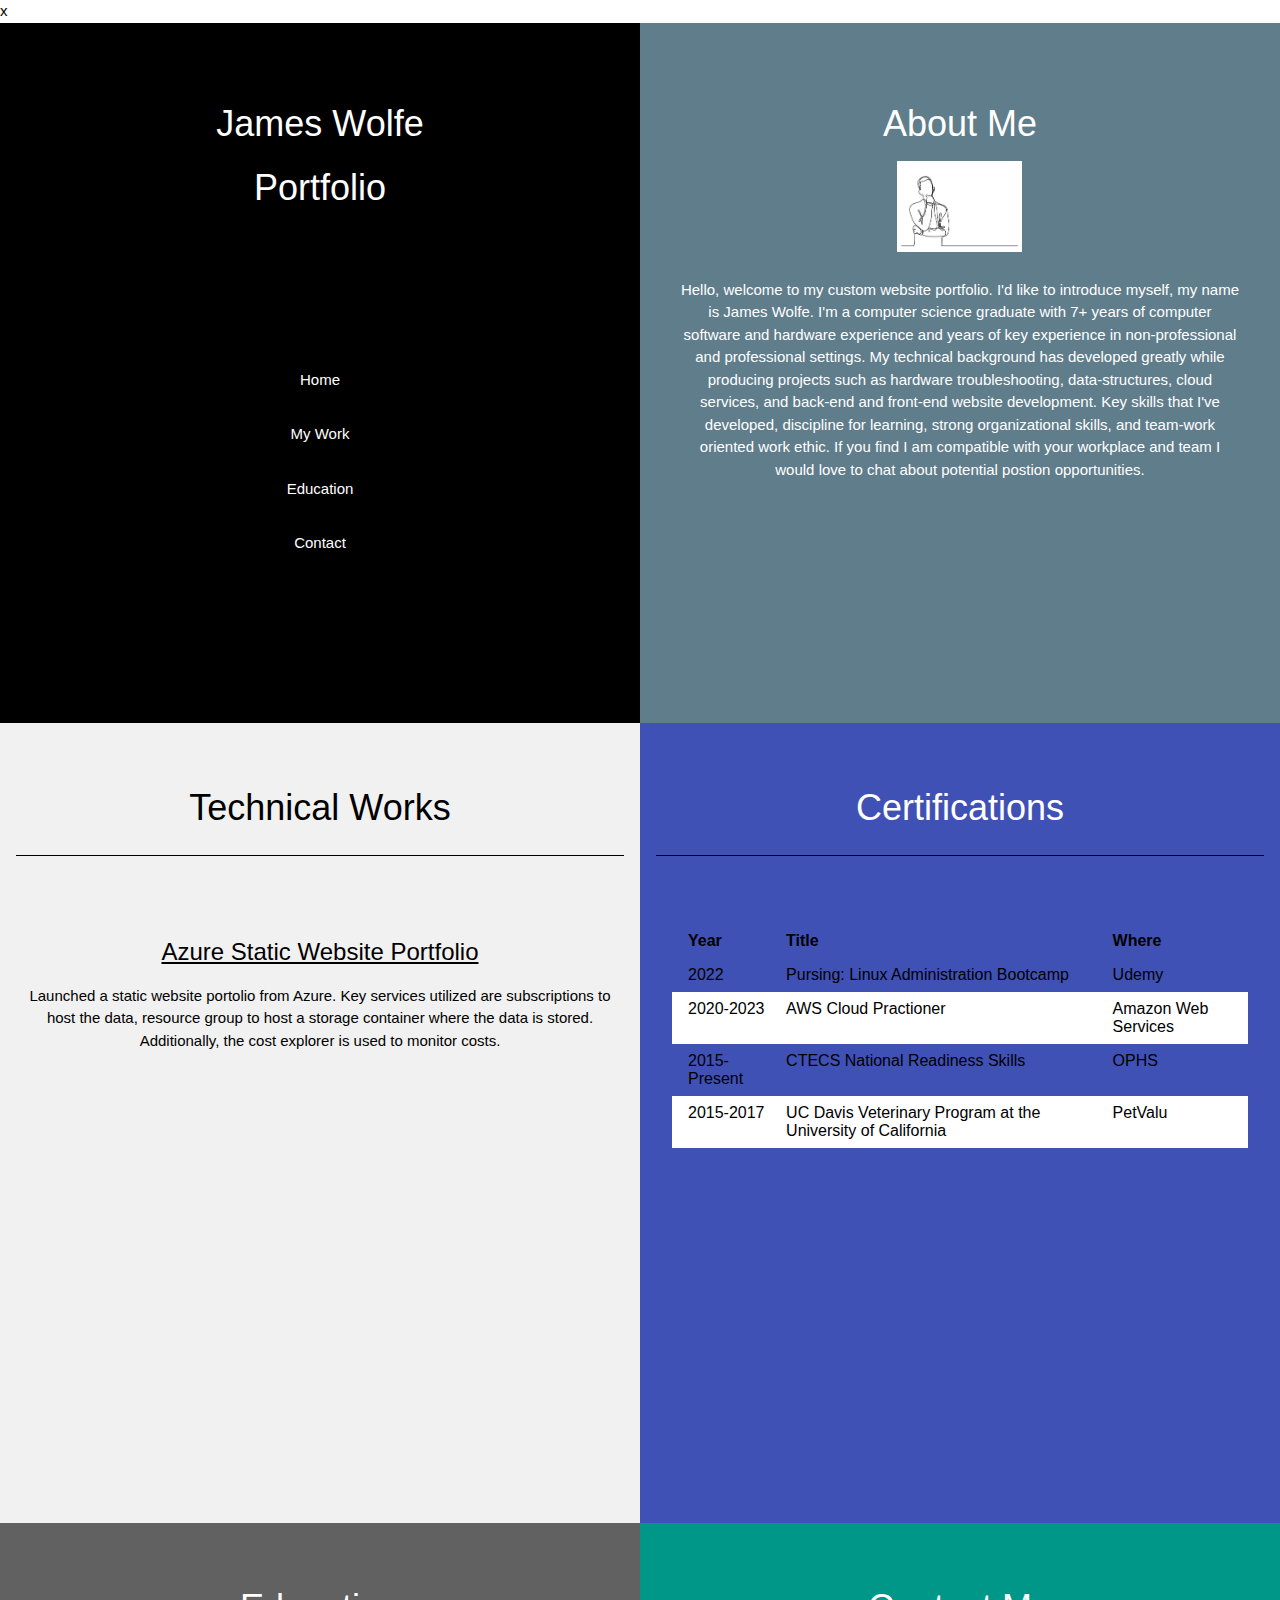
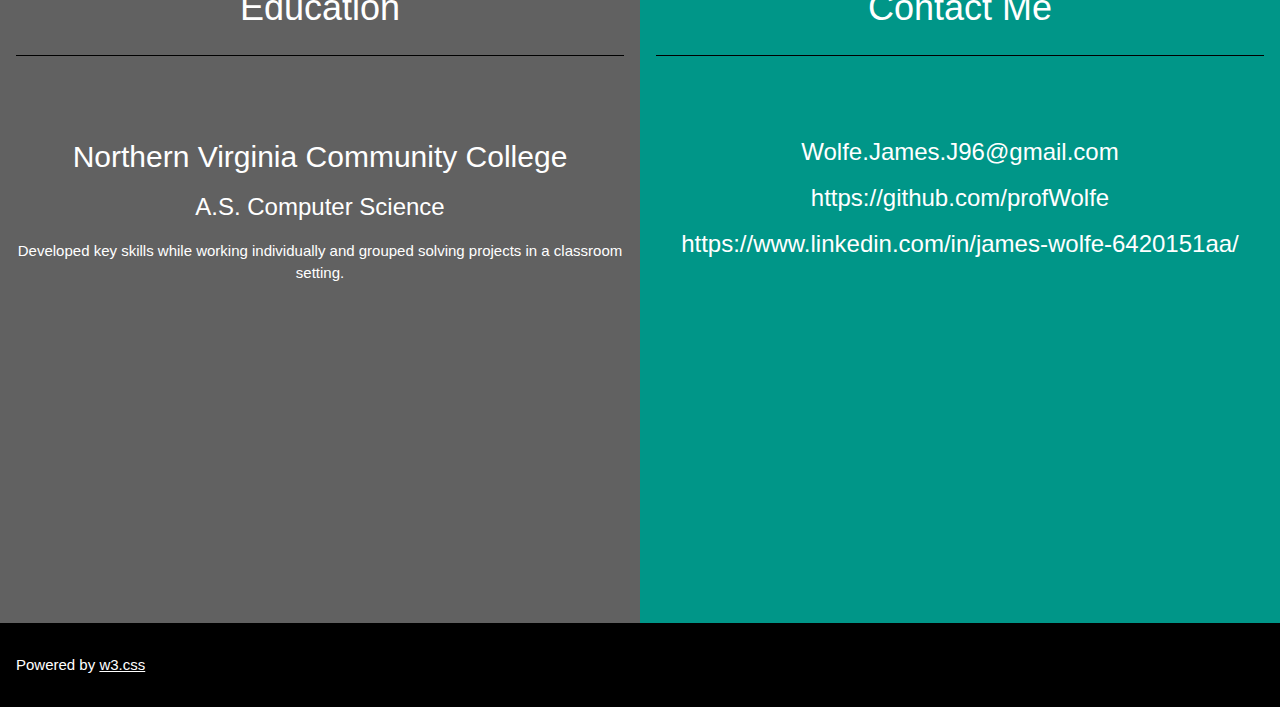
<file: Portfolio.azure/index.html>
x<!DOCTYPE html>
<html>
<head>
<title>WolfeJamesPortfolio</title>
<meta charset="UTF-8">
<meta name="viewport" content="width=device-width, initial-scale=1">
<link rel="stylesheet" href="https://www.w3schools.com/w3css/4/w3.css">
<style>
hr
{
  background-color: black;
  border:none;
  clear:both;
  height: 1px;
  width:100%;
}
  </style>
</head>
<body class="w3-content" style="max-width:1300px">

<!-- First Grid: Logo & About -->
<div class="w3-row">
  <div class="w3-half w3-black w3-container w3-center" style="height:700px">
    <div class="w3-padding-64">
      <h1>James Wolfe</h1>
      <h1>Portfolio</h1>
    </div>
    <div class="w3-padding-64">
      <a href="#" class="w3-button w3-black w3-block w3-hover-blue-grey w3-padding-16">Home</a>
      <a href="#work" class="w3-button w3-black w3-block w3-hover-teal w3-padding-16">My Work</a>
      <a href="#work" class="w3-button w3-black w3-block w3-hover-dark-grey w3-padding-16">Education</a>
      <a href="#contact" class="w3-button w3-black w3-block w3-hover-brown w3-padding-16">Contact</a>
    </div>
  </div>
  <div class="w3-half w3-blue-grey w3-container" style="height:700px">
    <div class="w3-padding-64 w3-center">
      <h1>About Me</h1>
      <img src="avatar3.png" alt="Person" style="width:125px">
      <div class="w3-center-align w3-padding-large">
        <p>Hello, welcome to my custom website portfolio. I'd like to introduce myself, my name is James Wolfe. I'm a computer science graduate with 7+ years of
          computer software and hardware experience and years of key experience in non-professional and professional settings. My technical background has developed
          greatly while producing projects such as hardware troubleshooting, data-structures, cloud services, and back-end and front-end website development.
          Key skills that I've developed, discipline for learning, strong organizational skills, and team-work oriented work ethic. If you find I am compatible with
          your workplace and team I would love to chat about potential postion opportunities.</p>
        <p></p>
      </div>
    </div>
  </div>
</div>

<!-- Second Grid: Work & Resume -->
<div class="w3-row">
  <div class="w3-half w3-light-grey w3-container w3-center" style="min-height:800px" id="work">
    <div class="w3-padding-48">
      <h1>Technical Works</h1>
      <div><hr></div>
    </div>
    <div class="w3-row">
        <a href="http://awsportfolio.s3-website-us-east-1.amazonaws.com/";><h3>Azure Static Website Portfolio</h3></a>
        <p>Launched a static website portolio from Azure. Key services utilized are subscriptions to host the data,
          resource group to host a storage container where the data is stored. Additionally, the cost explorer is used to monitor costs.</p>
    </div>
    <br>
  </div>


  <div class="w3-half w3-indigo w3-container" style="min-height:800px">
    <div class="w3-padding-48"><div class="w3-padding-48; w3-center">
      <h1>Certifications</h1></div>
      <hr>
      <div class="w3-padding-48">
      <div class="w3-container w3-responsive">
        <table class="w3-table">
          <tr>
            <th>Year</th>
            <th>Title</th>
            <th>Where</th>
          </tr>
          <tr>
            <td>2022</td>
            <td>Pursing: Linux Administration Bootcamp</td>
            <td>Udemy</td>
          </tr>
          <tr class="w3-white">
            <td>2020-2023</td>
            <td>AWS Cloud Practioner</td>
            <td>Amazon Web Services</td>
          </tr>
          <tr>
            <td>2015-Present</td>
            <td>CTECS National Readiness Skills</td>
            <td>OPHS</td>
          </tr>
          <tr class="w3-white">
            <td>2015-2017</td>
            <td>UC Davis Veterinary Program at the University of California</td>
            <td>PetValu</td>
          </tr>
        </table>
      </div>
    </div>
  </div>
</div>
</div>

<!-- Third Grid: Swing By & Contact -->
<div class="w3-row" id="contact">
  <div class="w3-half w3-container w3-dark-grey w3-center w3-padding-48" style="height:700px;">
      <h1>Education</h1>
      <div><hr></div>
      <div class="w3-padding-48">
      <h2>Northern Virginia Community College</h2>
      <h3>A.S. Computer Science</h3>
      <p>Developed key skills while working individually and grouped solving projects in a classroom setting.</p>
  </div>
</div>

  <div class="w3-half w3-teal w3-container" style="height:700px" >
    <div class="w3-padding-48">
      <center><h1>Contact Me</h1>
        <hr>
        <div class="w3-padding-48">
        <h3>Wolfe.James.J96@gmail.com</h3>
        <h3>https://github.com/profWolfe</h3>
        <h3>https://www.linkedin.com/in/james-wolfe-6420151aa/</h3>
      </center>
    </div>
  </div>
  </div>
</div>

<!-- Footer -->
<footer class="w3-container w3-black w3-padding-16">
  <p>Powered by <a href="https://www.w3schools.com/w3css/default.asp" target="_blank">w3.css</a></p>
</footer>

</body>
</html>
</file>
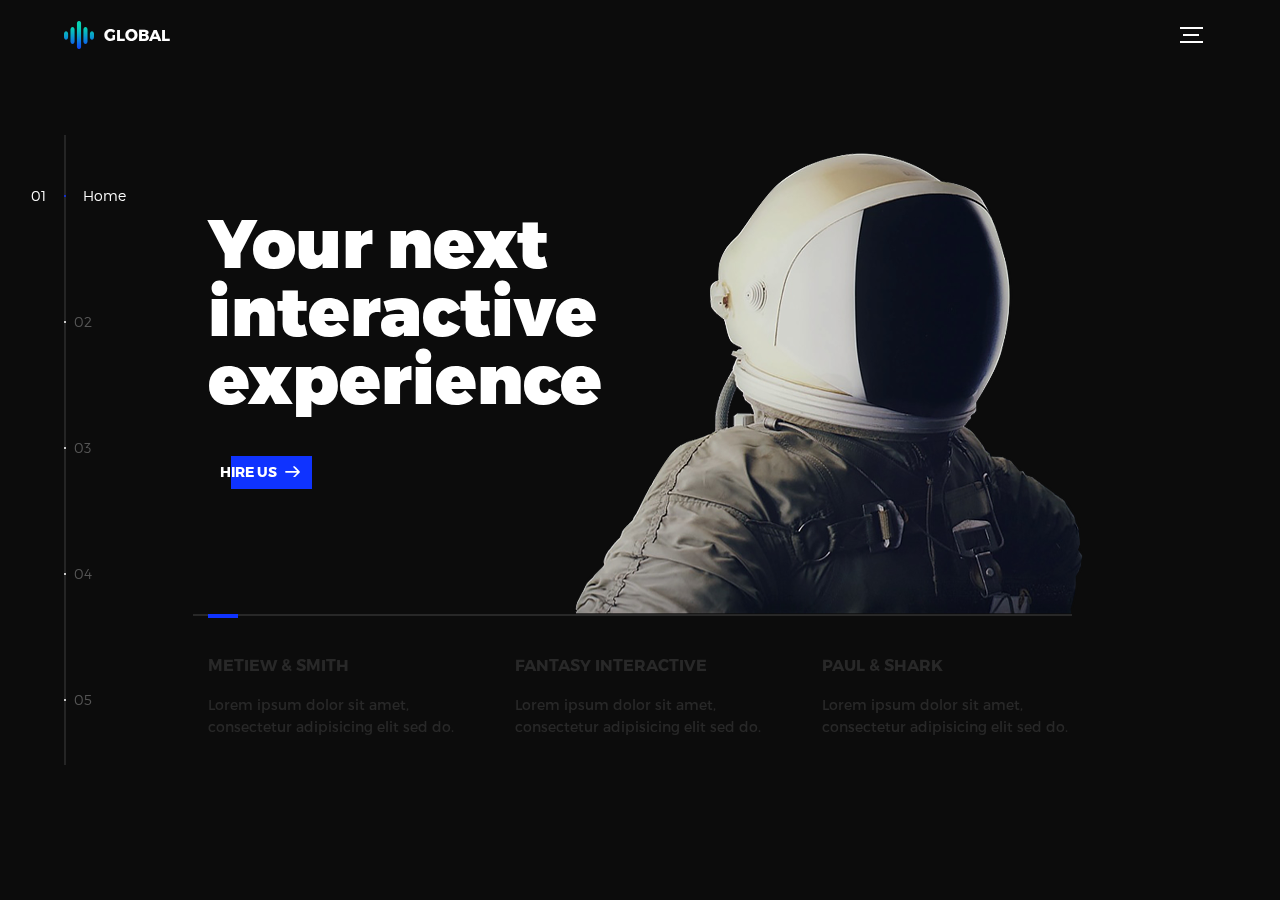
<file: Original Website Templates/global-master/global-master/index.html>
<!DOCTYPE html>
<html lang="en">
<head>
  <title>Global</title>
  <meta charset="utf-8">
  <meta name="viewport" content="width=device-width, initial-scale=1">
  <meta http-equiv="X-UA-Compatible" content="IE=edge">
  <meta name="description" content="HTML5 website template">
  <meta name="keywords" content="global, template, html, sass, jquery">
  <meta name="author" content="Bucky Maler">
  <link rel="stylesheet" href="assets/css/main.css">
</head>
<body>

<!-- notification for small viewports and landscape oriented smartphones -->
<div class="device-notification">
  <a class="device-notification--logo" href="#0">
    <img src="assets/img/logo.png" alt="Global">
    <p>Global</p>
  </a>
  <p class="device-notification--message">Global has so much to offer that we must request you orient your device to portrait or find a larger screen. You won't be disappointed.</p>
</div>

<div class="perspective effect-rotate-left">
  <div class="container"><div class="outer-nav--return"></div>
    <div id="viewport" class="l-viewport">
      <div class="l-wrapper">
        <header class="header">
          <a class="header--logo" href="#0">
            <img src="assets/img/logo.png" alt="Global">
            <p>Global</p>
          </a>
          <button class="header--cta cta">Hire Us</button>
          <div class="header--nav-toggle">
            <span></span>
          </div>
        </header>
        <nav class="l-side-nav">
          <ul class="side-nav">
            <li class="is-active"><span>Home</span></li>
            <li><span>Works</span></li>
            <li><span>About</span></li>
            <li><span>Contact</span></li>
            <li><span>Hire us</span></li>
          </ul>
        </nav>
        <ul class="l-main-content main-content">
          <li class="l-section section section--is-active">
            <div class="intro">
              <div class="intro--banner">
                <h1>Your next<br>interactive<br>experience</h1>
                <button class="cta">Hire Us
                  <svg version="1.1" id="Layer_1" xmlns="http://www.w3.org/2000/svg" xmlns:xlink="http://www.w3.org/1999/xlink" x="0px" y="0px" viewBox="0 0 150 118" style="enable-background:new 0 0 150 118;" xml:space="preserve">
                  <g transform="translate(0.000000,118.000000) scale(0.100000,-0.100000)">
                    <path d="M870,1167c-34-17-55-57-46-90c3-15,81-100,194-211l187-185l-565-1c-431,0-571-3-590-13c-55-28-64-94-18-137c21-20,33-20,597-20h575l-192-193C800,103,794,94,849,39c20-20,39-29,61-29c28,0,63,30,298,262c147,144,272,271,279,282c30,51,23,60-219,304C947,1180,926,1196,870,1167z"/>
                  </g>
                  </svg>
                  <span class="btn-background"></span>
                </button>
                <img src="assets/img/introduction-visual.png" alt="Welcome">
              </div>
              <div class="intro--options">
                <a href="#0">
                  <h3>Metiew &amp; Smith</h3>
                  <p>Lorem ipsum dolor sit amet, consectetur adipisicing elit sed do.</p>
                </a>
                <a href="#0">
                  <h3>Fantasy interactive</h3>
                  <p>Lorem ipsum dolor sit amet, consectetur adipisicing elit sed do.</p>
                </a>
                <a href="#0">
                  <h3>Paul &amp; shark</h3>
                  <p>Lorem ipsum dolor sit amet, consectetur adipisicing elit sed do.</p>
                </a>
              </div>
            </div>
          </li>
          <li class="l-section section">
            <div class="work">
              <h2>Selected work</h2>
              <div class="work--lockup">
                <ul class="slider">
                  <li class="slider--item slider--item-left">
                    <a href="#0">
                      <div class="slider--item-image">
                        <img src="assets/img/work-victory.jpg" alt="Victory">
                      </div>
                      <p class="slider--item-title">Victory</p>
                      <p class="slider--item-description">Lorem ipsum dolor sit amet, consectetur adipisicing elit sed do.</p>
                    </a>
                  </li>
                  <li class="slider--item slider--item-center">
                    <a href="#0">
                      <div class="slider--item-image">
                        <img src="assets/img/work-metiew-smith.jpg" alt="Metiew and Smith">
                      </div>
                      <p class="slider--item-title">Metiew &amp; Smith</p>
                      <p class="slider--item-description">Lorem ipsum dolor sit amet, consectetur adipisicing elit sed do.</p>
                    </a>
                  </li>
                  <li class="slider--item slider--item-right">
                    <a href="#0">
                      <div class="slider--item-image">
                        <img src="assets/img/work-alex-nowak.jpg" alt="Alex Nowak">
                      </div>
                      <p class="slider--item-title">Alex Nowak</p>
                      <p class="slider--item-description">Lorem ipsum dolor sit amet, consectetur adipisicing elit sed do.</p>
                    </a>
                  </li>
                </ul>
                <div class="slider--prev">
                  <svg version="1.1" id="Layer_1" xmlns="http://www.w3.org/2000/svg" xmlns:xlink="http://www.w3.org/1999/xlink" x="0px" y="0px"
                  viewBox="0 0 150 118" style="enable-background:new 0 0 150 118;" xml:space="preserve">
                  <g transform="translate(0.000000,118.000000) scale(0.100000,-0.100000)">
                    <path d="M561,1169C525,1155,10,640,3,612c-3-13,1-36,8-52c8-15,134-145,281-289C527,41,562,10,590,10c22,0,41,9,61,29
                    c55,55,49,64-163,278L296,510h575c564,0,576,0,597,20c46,43,37,109-18,137c-19,10-159,13-590,13l-565,1l182,180
                    c101,99,187,188,193,199c16,30,12,57-12,84C631,1174,595,1183,561,1169z"/>
                  </g>
                  </svg>
                </div>
                <div class="slider--next">
                  <svg version="1.1" id="Layer_1" xmlns="http://www.w3.org/2000/svg" xmlns:xlink="http://www.w3.org/1999/xlink" x="0px" y="0px" viewBox="0 0 150 118" style="enable-background:new 0 0 150 118;" xml:space="preserve">
                  <g transform="translate(0.000000,118.000000) scale(0.100000,-0.100000)">
                    <path d="M870,1167c-34-17-55-57-46-90c3-15,81-100,194-211l187-185l-565-1c-431,0-571-3-590-13c-55-28-64-94-18-137c21-20,33-20,597-20h575l-192-193C800,103,794,94,849,39c20-20,39-29,61-29c28,0,63,30,298,262c147,144,272,271,279,282c30,51,23,60-219,304C947,1180,926,1196,870,1167z"/>
                  </g>
                  </svg>
                </div>
              </div>
            </div>
          </li>
          <li class="l-section section">
            <div class="about">
              <div class="about--banner">
                <h2>We<br>believe in<br>passionate<br>people</h2>
                <a href="#0">Career
                  <span>
                    <svg version="1.1" id="Layer_1" xmlns="http://www.w3.org/2000/svg" xmlns:xlink="http://www.w3.org/1999/xlink" x="0px" y="0px" viewBox="0 0 150 118" style="enable-background:new 0 0 150 118;" xml:space="preserve">
                    <g transform="translate(0.000000,118.000000) scale(0.100000,-0.100000)">
                      <path d="M870,1167c-34-17-55-57-46-90c3-15,81-100,194-211l187-185l-565-1c-431,0-571-3-590-13c-55-28-64-94-18-137c21-20,33-20,597-20h575l-192-193C800,103,794,94,849,39c20-20,39-29,61-29c28,0,63,30,298,262c147,144,272,271,279,282c30,51,23,60-219,304C947,1180,926,1196,870,1167z"/>
                    </g>
                    </svg>
                  </span>
                </a>
                <img src="assets/img/about-visual.png" alt="About Us">
              </div>
              <div class="about--options">
                <a href="#0">
                  <h3>Winners</h3>
                </a>
                <a href="#0">
                  <h3>Philosophy</h3>
                </a>
                <a href="#0">
                  <h3>History</h3>
                </a>
              </div>
            </div>
          </li>
          <li class="l-section section">
            <div class="contact">
              <div class="contact--lockup">
                <div class="modal">
                  <div class="modal--information">
                    <p>Pawia 5, 31-154 Kraków, Poland</p>
                    <a href="mailto:ouremail@gmail.com">ouremail@gmail.com</a>
                    <a href="tel:+148126287560">+48 12 628 75 60</a>
                  </div>
                  <ul class="modal--options">
                    <li><a href="#0">Bēhance</a></li>
                    <li><a href="#0">dribbble</a></li>
                    <li><a href="mailto:ouremail@gmail.com">Contact Us</a></li>
                  </ul>
                </div>
              </div>
            </div>
          </li>
          <li class="l-section section">
            <div class="hire">
              <h2>You want us to do</h2>
              <!-- checkout formspree.io for easy form setup -->
              <form class="work-request">
                <div class="work-request--options">
                  <span class="options-a">
                    <input id="opt-1" type="checkbox" value="app design">
                    <label for="opt-1">
                      <svg version="1.1" id="Layer_1" xmlns="http://www.w3.org/2000/svg" xmlns:xlink="http://www.w3.org/1999/xlink" x="0px" y="0px"
                      viewBox="0 0 150 111" style="enable-background:new 0 0 150 111;" xml:space="preserve">
                      <g transform="translate(0.000000,111.000000) scale(0.100000,-0.100000)">
                        <path d="M950,705L555,310L360,505C253,612,160,700,155,700c-6,0-44-34-85-75l-75-75l278-278L550-5l475,475c261,261,475,480,475,485c0,13-132,145-145,145C1349,1100,1167,922,950,705z"/>
                      </g>
                      </svg>
                      App Design
                    </label>
                    <input id="opt-2" type="checkbox" value="graphic design">
                    <label for="opt-2">
                      <svg version="1.1" id="Layer_1" xmlns="http://www.w3.org/2000/svg" xmlns:xlink="http://www.w3.org/1999/xlink" x="0px" y="0px"
                      viewBox="0 0 150 111" style="enable-background:new 0 0 150 111;" xml:space="preserve">
                      <g transform="translate(0.000000,111.000000) scale(0.100000,-0.100000)">
                        <path d="M950,705L555,310L360,505C253,612,160,700,155,700c-6,0-44-34-85-75l-75-75l278-278L550-5l475,475c261,261,475,480,475,485c0,13-132,145-145,145C1349,1100,1167,922,950,705z"/>
                      </g>
                      </svg>
                      Graphic Design
                    </label>
                    <input id="opt-3" type="checkbox" value="motion design">
                    <label for="opt-3">
                      <svg version="1.1" id="Layer_1" xmlns="http://www.w3.org/2000/svg" xmlns:xlink="http://www.w3.org/1999/xlink" x="0px" y="0px"
                      viewBox="0 0 150 111" style="enable-background:new 0 0 150 111;" xml:space="preserve">
                      <g transform="translate(0.000000,111.000000) scale(0.100000,-0.100000)">
                        <path d="M950,705L555,310L360,505C253,612,160,700,155,700c-6,0-44-34-85-75l-75-75l278-278L550-5l475,475c261,261,475,480,475,485c0,13-132,145-145,145C1349,1100,1167,922,950,705z"/>
                      </g>
                      </svg>
                      Motion Design
                    </label>
                  </span>
                  <span class="options-b">
                    <input id="opt-4" type="checkbox" value="ux design">
                    <label for="opt-4">
                      <svg version="1.1" id="Layer_1" xmlns="http://www.w3.org/2000/svg" xmlns:xlink="http://www.w3.org/1999/xlink" x="0px" y="0px"
                      viewBox="0 0 150 111" style="enable-background:new 0 0 150 111;" xml:space="preserve">
                      <g transform="translate(0.000000,111.000000) scale(0.100000,-0.100000)">
                        <path d="M950,705L555,310L360,505C253,612,160,700,155,700c-6,0-44-34-85-75l-75-75l278-278L550-5l475,475c261,261,475,480,475,485c0,13-132,145-145,145C1349,1100,1167,922,950,705z"/>
                      </g>
                      </svg>
                      UX Design
                    </label>
                    <input id="opt-5" type="checkbox" value="webdesign">
                    <label for="opt-5">
                      <svg version="1.1" id="Layer_1" xmlns="http://www.w3.org/2000/svg" xmlns:xlink="http://www.w3.org/1999/xlink" x="0px" y="0px"
                      viewBox="0 0 150 111" style="enable-background:new 0 0 150 111;" xml:space="preserve">
                      <g transform="translate(0.000000,111.000000) scale(0.100000,-0.100000)">
                        <path d="M950,705L555,310L360,505C253,612,160,700,155,700c-6,0-44-34-85-75l-75-75l278-278L550-5l475,475c261,261,475,480,475,485c0,13-132,145-145,145C1349,1100,1167,922,950,705z"/>
                      </g>
                      </svg>
                      Webdesign
                    </label>
                    <input id="opt-6" type="checkbox" value="marketing">
                    <label for="opt-6">
                      <svg version="1.1" id="Layer_1" xmlns="http://www.w3.org/2000/svg" xmlns:xlink="http://www.w3.org/1999/xlink" x="0px" y="0px"
                      viewBox="0 0 150 111" style="enable-background:new 0 0 150 111;" xml:space="preserve">
                      <g transform="translate(0.000000,111.000000) scale(0.100000,-0.100000)">
                        <path d="M950,705L555,310L360,505C253,612,160,700,155,700c-6,0-44-34-85-75l-75-75l278-278L550-5l475,475c261,261,475,480,475,485c0,13-132,145-145,145C1349,1100,1167,922,950,705z"/>
                      </g>
                      </svg>
                      Marketing
                    </label>
                  </span>
                </div>
                <div class="work-request--information">
                  <div class="information-name">
                    <input id="name" type="text" spellcheck="false">
                    <label for="name">Name</label>
                  </div>
                  <div class="information-email">
                    <input id="email" type="email" spellcheck="false">
                    <label for="email">Email</label>
                  </div>
                </div>
                <input type="submit" value="Send Request">
              </form>
            </div>
          </li>
        </ul>
      </div>
    </div>
  </div>
  <ul class="outer-nav">
    <li class="is-active">Home</li>
    <li>Works</li>
    <li>About</li>
    <li>Contact</li>
    <li>Hire us</li>
  </ul>
</div>

<script src="https://ajax.googleapis.com/ajax/libs/jquery/2.2.4/jquery.min.js"></script>
<script>window.jQuery || document.write('<script src="assets/js/vendor/jquery-2.2.4.min.js"><\/script>')</script>
<script src="assets/js/functions-min.js"></script>
</body>
</html>
</file>
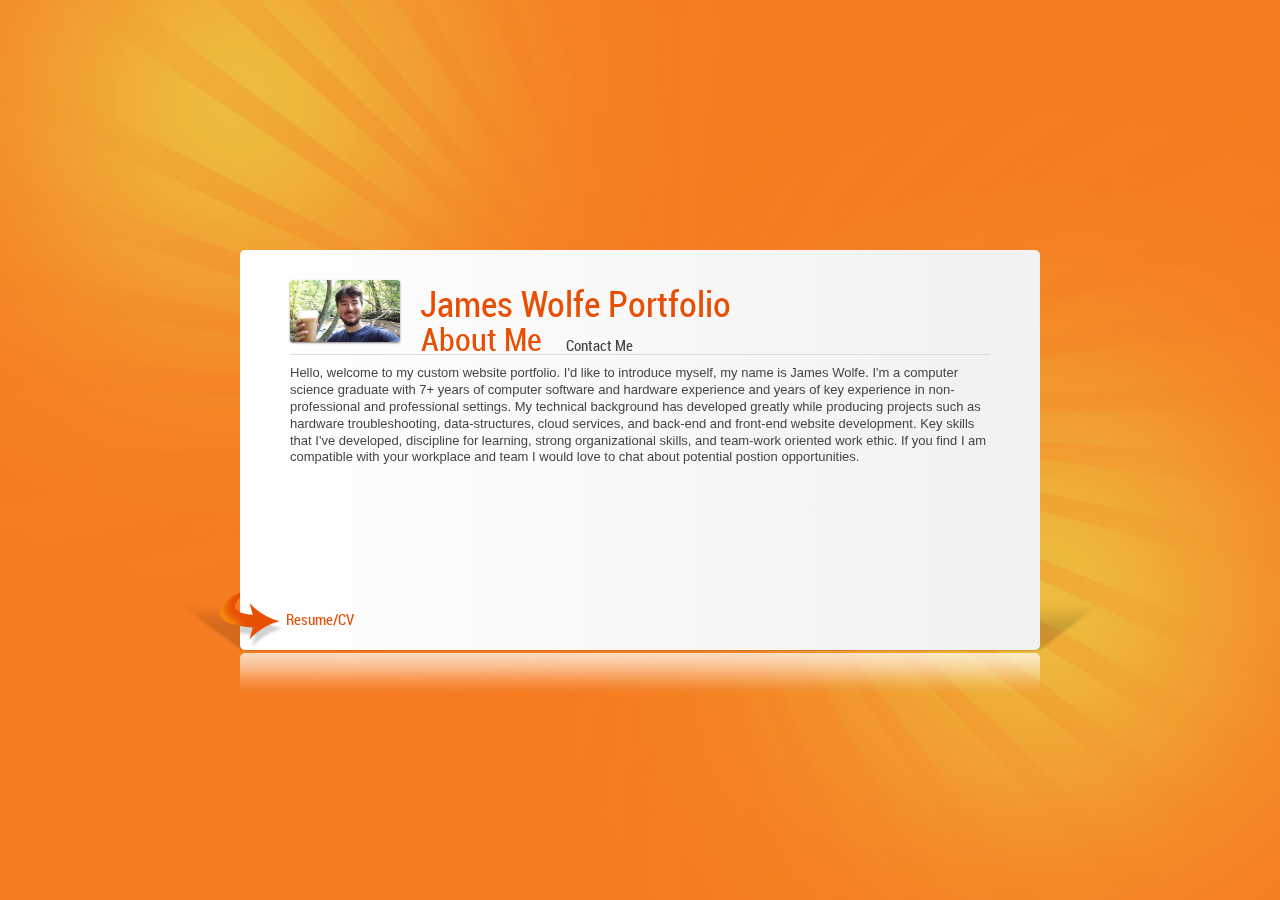
<file: Portfolio.aws - Copy/Flip Card/flipcard/index.html>
<!DOCTYPE html>
<!--[if lt IE 7]>      <html class="no-js lt-ie9 lt-ie8 lt-ie7"> <![endif]-->
<!--[if IE 7]>         <html class="no-js lt-ie9 lt-ie8"> <![endif]-->
<!--[if IE 8]>         <html class="no-js lt-ie9"> <![endif]-->
<!--[if gt IE 8]><!--> <html class="no-js"> <!--<![endif]-->
<head>
    <meta charset="utf-8">
    <meta http-equiv="X-UA-Compatible" content="IE=edge,chrome=1">
    <title>Flip Card - Premium Virtual Business Card Template</title>
    <meta name="description" content="">
    <meta name="viewport" content="width=device-width, initial-scale=1, maximum-scale=1">
    <!-- Place favicon.ico and apple-touch-icon.png in the root directory -->
    <link rel="stylesheet" href="css/normalize.css">
    <link rel="stylesheet" href="css/jscrollpane.css">
    <link rel="stylesheet" href="prettyphoto/css/prettyPhoto.css">
    <link rel="stylesheet" href="css/flipcard.css">
    <link rel="stylesheet" href="css/responsive.css">
    <script src="js/vendor/modernizr-2.6.2.min.js"></script>
</head>
<body class="orange">
    <div class="lights-wrap">
        <div class="lights">
            <div class="light light-lt"></div>
            <div class="light light-rb"></div>
        </div>
        <div class="background"></div>
    </div>


    <div class="card-wrap">
        <div class="card-shadow"></div>
        <div class="card-reflection"></div>
        <div class="card-bg"></div>
        <div class="card">
            <!-- Details Page -->
            <div class="card-inner page-details">
                <div class="photo">
                    <!-- 110x110 Photo -->
                    <img src="i/photo.jpg">
                </div>
                <div class="details">
                    <h1>James Wolfe Portfolio</h1>
                      <div class="social">
                        <!-- <a href="http://twitter.com/idangerous/" target="_blank" class="social-tw"></a>
                        <a href="http://fb.com/idangero.us/" target="_blank" class="social-fb"></a>
                        <a href="http://linkedin.com" target="_blank" class="social-in"></a>
                        <a href="#" class="social-mail"></a> -->
                    </div>
                </div>
                <div class="clearfix"></div>
                <div class="tabs-links">
                    <a href="" class="active">About Me</a>
                    <a href="">Contact Me</a>
                    <a href=""></a>
                </div>
                <div class="card-content">
                    <!-- About Me tab -->
                    <div class="tab active">
                        <p>Hello, welcome to my custom website portfolio. I'd like to introduce myself, my name is James Wolfe. I'm a computer
                          science graduate with 7+ years of computer software and hardware experience and years of key experience in
                          non-professional and professional settings. My technical background has developed greatly while producing
                          projects such as hardware troubleshooting, data-structures, cloud services, and back-end and front-end website
                          development. Key skills that I've developed, discipline for learning, strong organizational skills, and team-work
                          oriented work ethic. If you find I am compatible with your workplace and team I would love to chat about potential
                          postion opportunities.</p>
                    </div>
                    <!-- Contacts Tab -->
                    <div class="tab">
                        <div class="col-vcard">
                            <h4 class="title">vCard</h4>
                            <div class="vcard">
                              <div class="adr">
                                <div class="street-address"></div>
                                <span class="locality">Address: </span> <span class="postal-code">Manassas, Virginia US</span>
                                <div class="country-name"></div>
                                <hr>
                              </div>
                              <div class="tel"> <span class="type">Phone: </span> +1 (703)789-0919 </div>
                              <div>Email: <span class="email">Wolfe.James.J96@gmail.com</span> </div>
                              <div>Github: <a href="https://github.com/profWolfe" class="url">https://github.com/profWolfe</a> </div>
                              <div>Linkedin: <a href="https://www.linkedin.com/in/james-wolfe-6420151aa/" class="url">https://www.linkedin.com/in/james-wolfe-6420151aa/</a> </div>
                            </div>
                        </div>
                        <div class="col-form">
                            <h4 class="title">Say "Hello!"</h4>
                            <form class="contact-form">
                                <p><input class="default" type="text" id="email" value="Your Email..."></p>
                                <p><textarea class="default">Your message...</textarea></p>
                                <p style="text-align:right;margin-right:200px;"><input type="submit" value="Send"></p>
                            </form>
                        </div>
                        <div class="clearfix"></div>
                    </div>
                    <!-- Other Tab -->
                    <div class="tab">
                        <p>Maecenas auctor mollis mauris condimentum malesuada. Vivamus adipiscing, risus nec luctus eleifend, orci lorem elementum diam, at venenatis ipsum eros vulputate neque. Nullam imperdiet viverra turpis, eu viverra ante blandit eget. Pellentesque habitant morbi tristique senectus et netus et malesuada fames ac turpis egestas.</p>
                        <p>Mauris aliquet accumsan sem, ac vestibulum tellus ultricies eget. Maecenas eleifend eleifend auctor. Phasellus blandit laoreet nulla sit amet pellentesque. Duis scelerisque egestas nunc, eu placerat orci dictum quis. Sed rhoncus sollicitudin porttitor. Cras porttitor commodo ligula, a volutpat arcu rhoncus et. Mauris sed odio ut orci tincidunt lobortis at in eros.</p>
                        <p>Donec sit amet interdum nunc. Maecenas ante magna, auctor nec porta eleifend, lacinia ac lectus. Aenean gravida egestas arcu in feugiat. Morbi vitae arcu et eros mollis suscipit.</p>
                        <p>Cras dolor purus, mollis vitae posuere non, pretium at dolor. Vestibulum ante ipsum primis in faucibus orci luctus et ultrices posuere cubilia Curae; Nulla facilisi. Fusce vel lacus arcu. Cras in justo nunc, vel eleifend justo. Sed ut quam felis. In hac habitasse platea dictumst. Vestibulum eu mauris non dolor congue gravida.</p>
                    </div>

                </div>
            </div>

            <!-- Resume Page -->
            <div class="card-inner page-cv">
                <div class="scrollPane">
                    <div class="col-half">
                        <h3 class="title">Technical Works</h3>
                        <div class="personal">
                            <p><b>Azure Portfolio: </b> <i>Launched Portfolio utilizing Azure Cloud services.</i></p>
                            <p><b>Surge Portfolio: </b> <i>Published Portfolio utilizing a static website punlishing service called surge.</i></p>
                            <p><b>Wix Portfolio: </b> <i>Created Portfolio using Wix, a website template service.</i></p>
                            <h3 class="title">Education</h3>
                            <div class="cv-item">
                                <h3>Northern Virginia Community College</h3>
                                <h3>A.S. Computer Science</h3>
                                <div></div>
                            </div>
                            <h3 class="title">Certifications</h3>
                            <div class="cv-item">
                                <h3>Pursing: Linux Administration Bootcamp</h3>
                                      <h4>2022</h4>
                            <div class="cv-item">
                                <h3>AWS Cloud Practioner</h3>
                                <h4>2020-2023</h4>
                                <div class="cv-item">
                                    <h3>CTECS National Readiness Skills</h3>
                                    <h4>2015-Present</h4>
                                    <div class="cv-item">
                                        <h3>UC Davis Veterinary Program at the University of California</h3>
                                        <h4>2015-2017</h4>
                                      </div>
                                    </div>
                                  </div>
                                </div>
                        </div>
                    </div>
                    <div class="col-half last">
                        <h3 class="title">Professional Skills</h3>
                        <div class="skill" data-skill="90">AWS Cloud services</div>
                        <div class="skill" data-skill="100">Hardware troubleshooting</div>
                        <div class="skill" data-skill="80">Microsoft office services</div>
                        <div class="skill" data-skill="50">Azure Cloud services</div>
                        <div class="skill" data-skill="80">HTML, CSS, Java-Script</div>
                        <div class="skill" data-skill="50">Node.js</div>
                        <div class="skill" data-skill="90">Organizational Skills</div>
                        <div class="skill" data-skill="90">Attention to detail</div>
                        <div class="skill" data-skill="70">Effective time management</div>
                        <div class="skill" data-skill="90">Teamwork and communication</div>
                    </div>
                    <div class="clearfix"></div>
                </div>
            </div>

        </div>
        <!--<div class="arrow arrow-tr"><a href=""></a></div>-->
        <div class="arrow arrow-bl"><a href=""></a></div>
    </div>

    <!-- Scripts -->
    <script src="//ajax.googleapis.com/ajax/libs/jquery/1.8.1/jquery.min.js"></script>
    <script>window.jQuery || document.write('<script src="js/vendor/jquery-1.8.1.min.js"><\/script>')</script>
    <script src="js/plugins.js"></script>
    <script src="js/flipcard.js"></script>

</body>
</html>
</file>
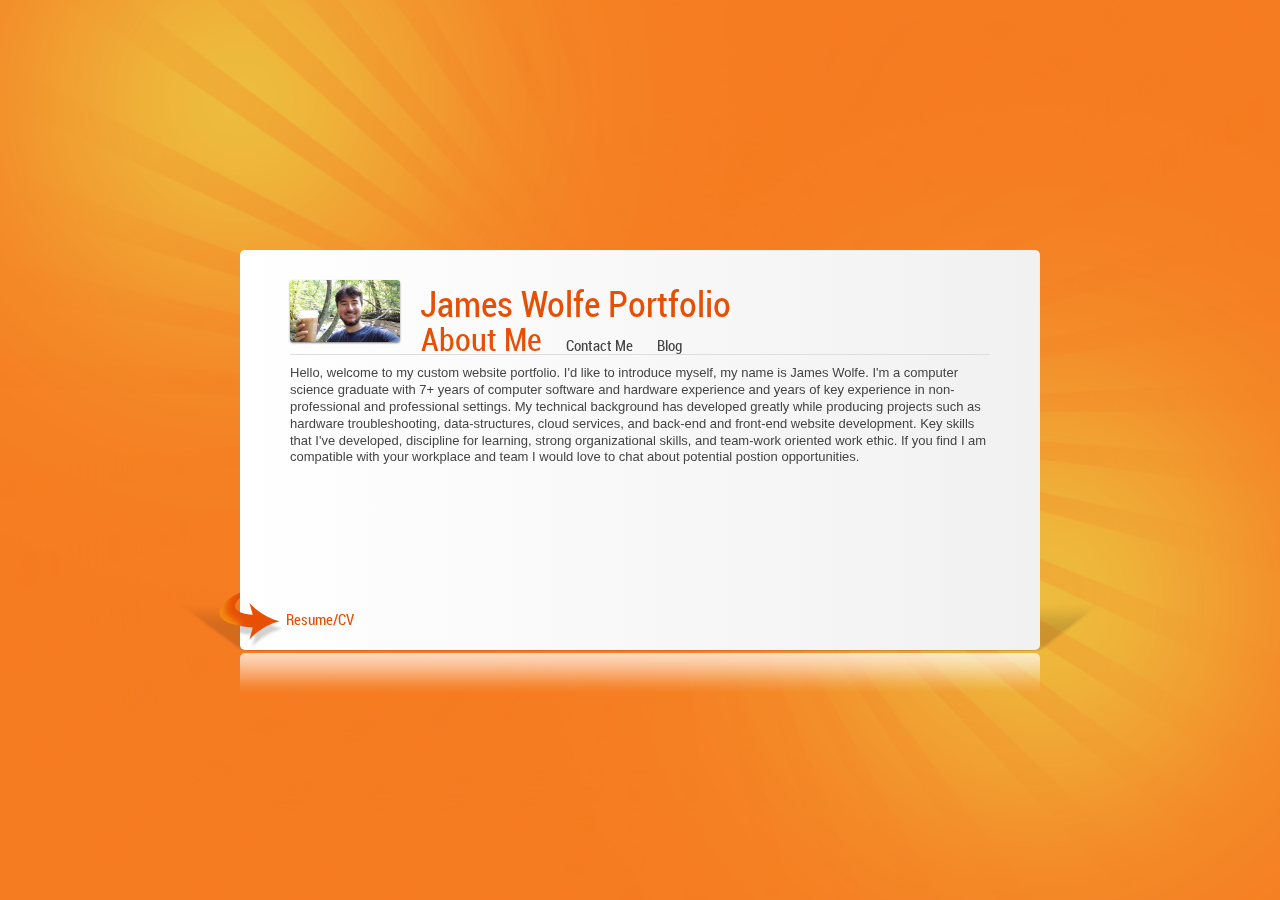
<file: Portfolio.aws/Flip Card/flipcard/index.html>
<!DOCTYPE html>
<!--[if lt IE 7]>      <html class="no-js lt-ie9 lt-ie8 lt-ie7"> <![endif]-->
<!--[if IE 7]>         <html class="no-js lt-ie9 lt-ie8"> <![endif]-->
<!--[if IE 8]>         <html class="no-js lt-ie9"> <![endif]-->
<!--[if gt IE 8]><!--> <html class="no-js"> <!--<![endif]-->
<head>
    <meta charset="utf-8">
    <meta http-equiv="X-UA-Compatible" content="IE=edge,chrome=1">
    <title>Flip Card - Premium Virtual Business Card Template</title>
    <meta name="description" content="">
    <meta name="viewport" content="width=device-width, initial-scale=1, maximum-scale=1">
    <!-- Place favicon.ico and apple-touch-icon.png in the root directory -->
    <link rel="stylesheet" href="css/normalize.css">
    <link rel="stylesheet" href="css/jscrollpane.css">
    <link rel="stylesheet" href="prettyphoto/css/prettyPhoto.css">
    <link rel="stylesheet" href="css/flipcard.css">
    <link rel="stylesheet" href="css/responsive.css">
    <script src="js/vendor/modernizr-2.6.2.min.js"></script>
</head>
<body class="orange">
    <div class="lights-wrap">
        <div class="lights">
            <div class="light light-lt"></div>
            <div class="light light-rb"></div>
        </div>
        <div class="background"></div>
    </div>


    <div class="card-wrap">
        <div class="card-shadow"></div>
        <div class="card-reflection"></div>
        <div class="card-bg"></div>
        <div class="card">
            <!-- Details Page -->
            <div class="card-inner page-details">
                <div class="photo">
                    <!-- 110x110 Photo -->
                    <img src="i/photo.jpg">
                </div>
                <div class="details">
                    <h1>James Wolfe Portfolio</h1>
                    <div class="social">
                        </div>
                </div>
                <div class="clearfix"></div>
                <div class="tabs-links">
                    <a href="" class="active">About Me</a>
                    <a href="">Contact Me</a>
                    <a href="https://profwolfe.github.io/blogJamesWolfe/">Blog</a>
                </div>
                <div class="card-content">
                    <!-- About Me tab -->
                    <div class="tab active">
                        <p>Hello, welcome to my custom website portfolio. I'd like to introduce myself, my name is James Wolfe. I'm a computer
                          science graduate with 7+ years of computer software and hardware experience and years of key experience in
                          non-professional and professional settings. My technical background has developed greatly while producing
                          projects such as hardware troubleshooting, data-structures, cloud services, and back-end and front-end website
                          development. Key skills that I've developed, discipline for learning, strong organizational skills, and team-work
                          oriented work ethic. If you find I am compatible with your workplace and team I would love to chat about potential
                          postion opportunities.</p>
                    </div>
                    <!-- Contacts Tab -->
                    <div class="tab">
                        <div class="col-vcard">
                            <h4 class="title">vCard</h4>
                            <div class="vcard">
                              <div class="adr">
                                <div class="street-address"></div>
                                <span class="locality">Address: </span> <span class="postal-code">Manassas, Virginia US</span>
                                <div class="country-name"></div>
                                <hr>
                              </div>
                              <div>Email: <span class="email">Wolfe.James.J96@gmail.com</span> </div>
                              <div>Github: <a href="https://github.com/profWolfe" class="url">https://github.com/profWolfe</a> </div>
                              <div>Linkedin: <a href="https://www.linkedin.com/in/james-wolfe-6420151aa/" class="url">https://www.linkedin.com/in/james-wolfe-6420151aa/</a> </div>
                            </div>
                        </div>
                        <div class="col-form">
                            <h4 class="title">Say "Hello!"</h4>
                            <form class="contact-form">
                                <p><input class="default" type="text" id="email" value="Your Email..."></p>
                                <p><textarea class="default">Your message...</textarea></p>
                                <p style="text-align:right;margin-right:200px;"><input type="submit" value="Send"></p>
                            </form>
                        </div>
                        <div class="clearfix"></div>
                    </div>
                    <!-- Other Tab -->
                    <div class="tab">
                      <p><a href="https://profwolfe.github.io/blogJamesWolfe/">-></a></p>
                    </div>

                </div>
            </div>

            <!-- Resume Page -->
            <div class="card-inner page-cv">
                <div class="scrollPane">
                    <div class="col-half">
                        <h3 class="title">Technical Works</h3>
                        <div class="personal">
                            <p><b>AWS Portfolio</b><i>
                            Notable steps done utilizing Agile methodology:<br>

                            1. What use does this provide?<br>
                             Creating a customized portfolio to

                            showcase lead skills while also being free and easy to setup.<br>

                            2. How can it be done?<br>
                             Find customizable template, edit, revice,

                            and polish template, find essential programs to host, store, and maintain

                            HTML, css, and Java-script files.<br>

                            3. Who will visit, is the site good or bad?<br>
                             Services like Google analytics

                            can aquire the essential data needed to monitor the website.<br>

                            4. How will I update the site?<br>
                             Github repositories and S3 allows for files

                            to be stored in a central location, any motifications done will be found in both.<br>

                            5. Will it be easy to monitor?<br>
                             AWS Cloud has key services such as CloudWatch

                            and Cost Explorer to easily obtain data from the static website.
                          </i>
                        </p>

                          <h3 class="title">Education</h3>
                            <div class="cv-item">
                                <h3>Northern Virginia Community College</h3>
                                <h3>A.S. Computer Science</h3>
                                <div></div>
                            </div>
                            <h3 class="title">Certifications</h3>
                            <div class="cv-item">
                                <h3>Pursing: Linux Administration Bootcamp</h3>
                                      <h4>2022</h4>
                            <div class="cv-item">
                                <h3>AWS Cloud Practioner</h3>
                                <h4>2020-2023</h4>
                                <div class="cv-item">
                                    <h3>CTECS National Readiness Skills</h3>
                                    <h4>2015-Present</h4>
                                    <div class="cv-item">
                                        <h3>UC Davis Veterinary Program at the University of California</h3>
                                        <h4>2015-2017</h4>
                                      </div>
                                    </div>
                                  </div>
                                </div>
                        </div>
                    </div>
                    <div class="col-half last">
                        <h3 class="title">Professional Skills</h3>
                        <div class="skill" data-skill="90">AWS Cloud services</div>
                        <div class="skill" data-skill="100">Hardware troubleshooting</div>
                        <div class="skill" data-skill="80">Microsoft office services</div>
                        <div class="skill" data-skill="50">Azure Cloud services</div>
                        <div class="skill" data-skill="80">HTML, CSS, Java-Script</div>
                        <div class="skill" data-skill="50">Node.js</div>
                        <div class="skill" data-skill="90">Organizational Skills</div>
                        <div class="skill" data-skill="90">Attention to detail</div>
                        <div class="skill" data-skill="70">Effective time management</div>
                        <div class="skill" data-skill="90">Teamwork and communication</div>
                    </div>
                    <div class="clearfix"></div>
                </div>
            </div>

        </div>
        <!--<div class="arrow arrow-tr"><a href=""></a></div>-->
        <div class="arrow arrow-bl"><a href=""></a></div>
    </div>

    <!-- Scripts -->
    <script src="//ajax.googleapis.com/ajax/libs/jquery/1.8.1/jquery.min.js"></script>
    <script>window.jQuery || document.write('<script src="js/vendor/jquery-1.8.1.min.js"><\/script>')</script>
    <script src="js/plugins.js"></script>
    <script src="js/flipcard.js"></script>

</body>
</html>
</file>
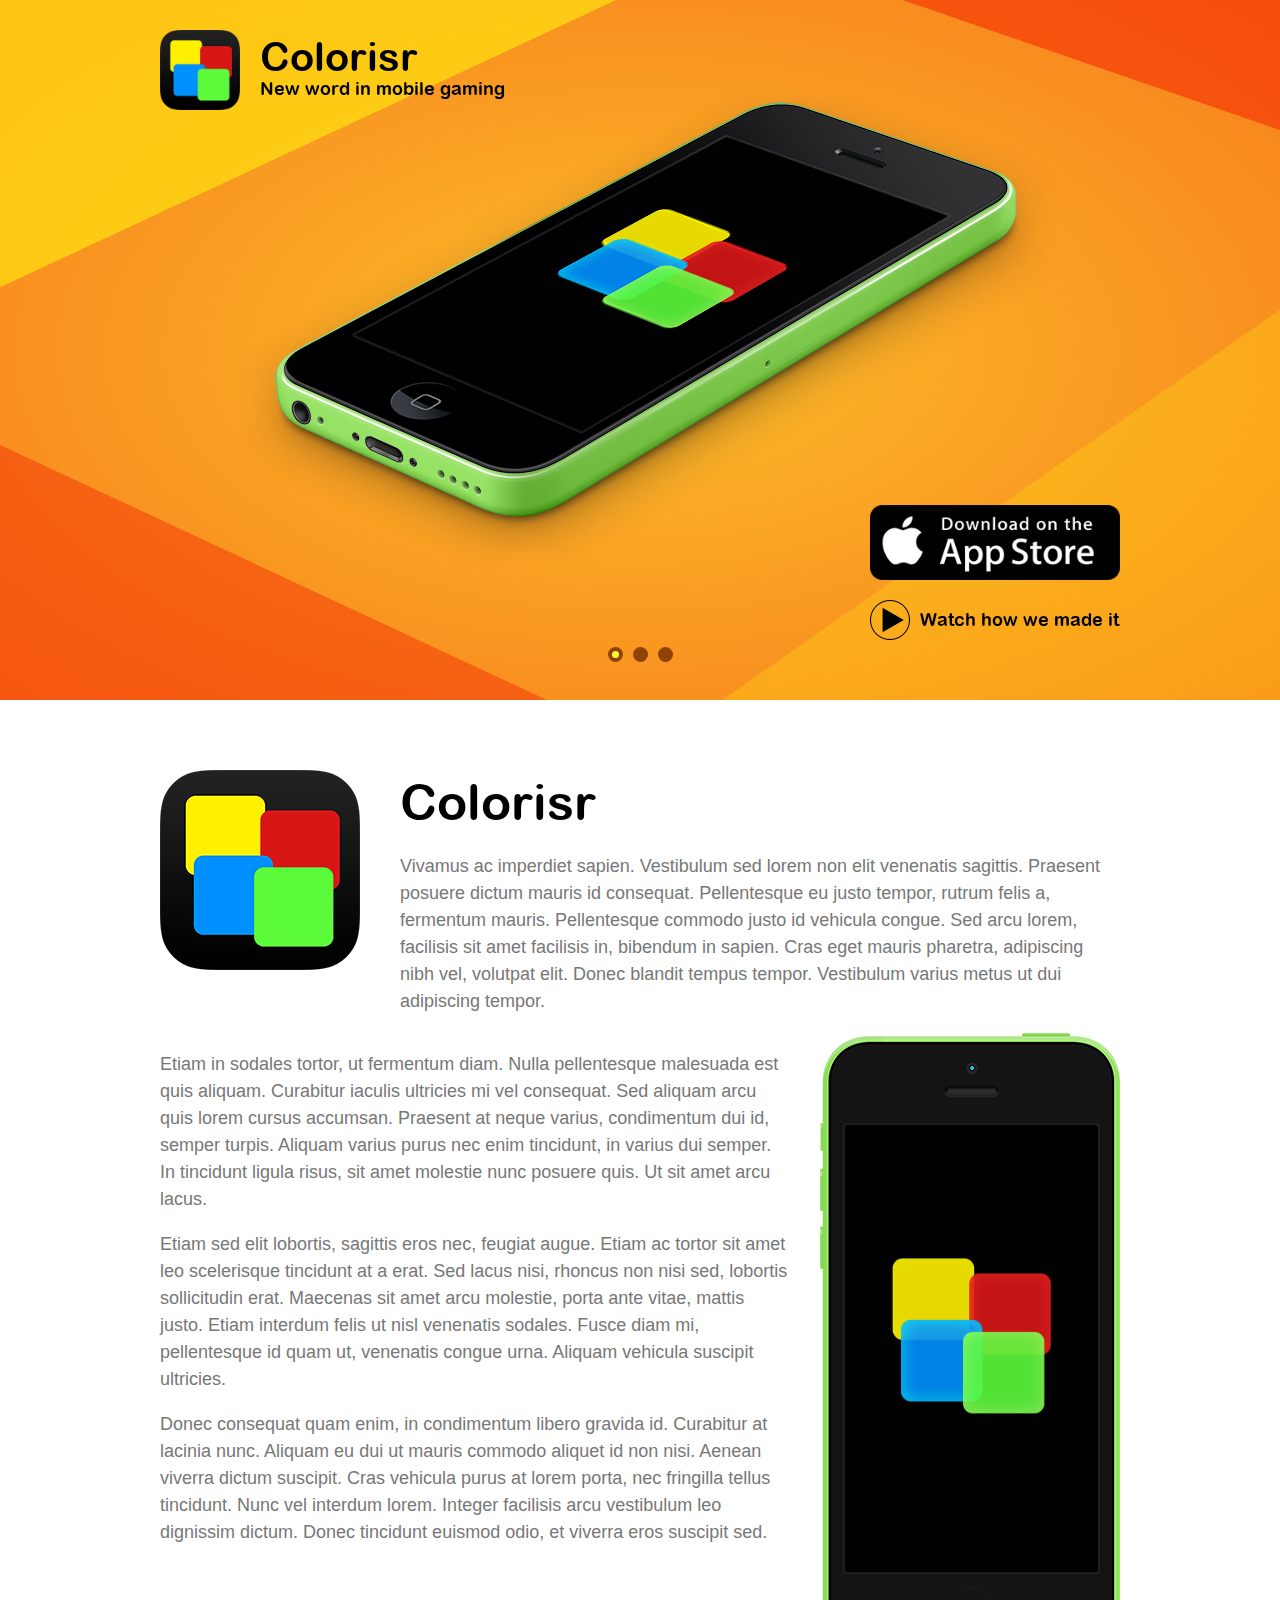
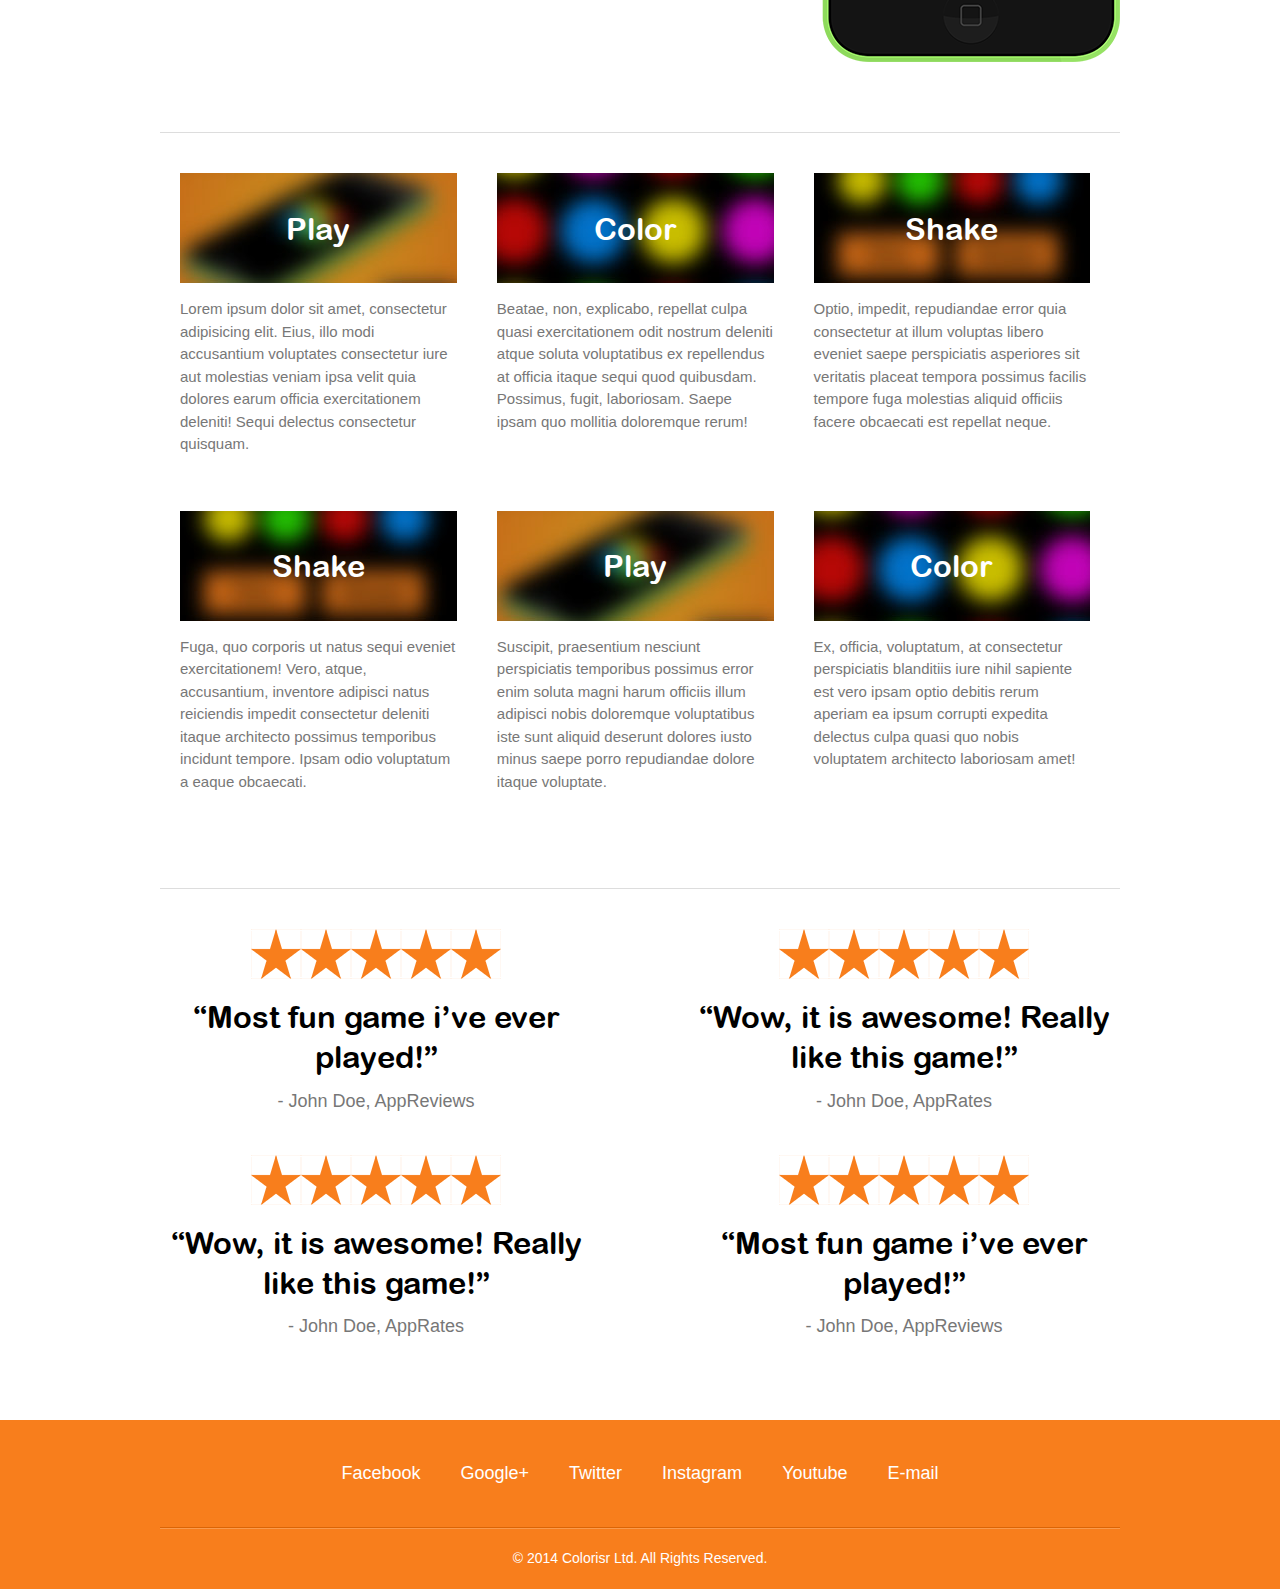
<file: Original Website Templates/Website-Templates-master/Website-Templates-master/Colorisr App/colorisr-app/index.html>
<!DOCTYPE html>
<html>
  <head>
    <meta charset="utf-8">
    <meta http-equiv="X-UA-Compatible" content="IE=edge">
    <meta name="viewport" content="initial-scale=1, minimum-scale=1, maximum-scale=1">
    <title>Colorisr App</title>
    <meta name="description" content="">
    <link rel="stylesheet" href="css/normalize.css">
    <link rel="stylesheet" href="css/idangerous.swiper.css">
    <link rel="stylesheet" href="css/main-orange.css">
    <link rel="stylesheet" href="css/responsive.css">
    <script type="text/javascript" src="js/vendor/modernizr-2.7.1.min.js"></script>
  </head>
  <body>
    <!-- Header -->
    <header>
      <div class="bgs">
        <div class="light"></div>
        <div class="square-left-top"></div>
        <div class="square-left-bottom"></div>
        <div class="square-right-top"></div>
        <div class="square-right-bottom"></div>
      </div>
      <div class="swiper-container header-slider">
        <div class="swiper-wrapper">
          <!-- Slide 1 -->
          <div class="swiper-slide"> 
            <div class="slide-inner"> 
              <div class="logo">
                <div class="icon"></div>
                <div class="title">Colorisr</div>
                <div class="slogan">New word in mobile gaming</div>
              </div>
              <div data-parallax="0.8" class="iphone-wrap">
                <div class="iphone"></div>
              </div>
              <div data-parallax="0.6" class="appstore-video"><a href="#" class="appstore-link"></a><a href="#" class="video-link">Watch how we made it</a></div>
            </div>
          </div>
          <!-- Slide 2 -->
          <div class="swiper-slide"> 
            <div class="slide-inner"> 
              <div class="logo">
                <div class="icon"></div>
                <div class="title">Colorisr</div>
                <div class="slogan">New word in mobile gaming</div>
              </div>
              <ul data-parallax="0.9" class="check-list">
                <li>Pellentesque habitant morbi tristique senectus et netus et malesuada fames ac turpis egestas. </li>
                <li>Vivamus ac imperdiet sapien. Vestibulum sed lorem non elit venenatis sagittis. </li>
                <li>Etiam in sodales tortor, ut fermentum diam. Nulla pellentesque malesuada est quis aliquam.</li>
              </ul>
              <div class="iphones">
                <div class="iphone-small iphone-blue"></div>
                <div data-parallax="0.8" class="iphone-small iphone-yellow"></div>
                <div data-parallax="0.6" class="iphone-small iphone-red"></div>
              </div>
            </div>
          </div>
          <!-- Slide 3 -->
          <div class="swiper-slide video-slide">
            <div class="slide-inner">
              <iframe data-parallax="0.6" class="videoframe" src="//www.youtube.com/embed/IbWOQWw1wkM?html5=1" scrolling="no" frameborder="0" allowfullscreen></iframe>
            </div>
          </div>
        </div>
        <div class="swiper-pagination"></div>
      </div>
    </header>
    <!-- Content -->
    <div class="content">
      <!-- About -->
      <div class="about">
        <div class="icon"></div>
        <h1>Colorisr</h1>
        <p>Vivamus ac imperdiet sapien. Vestibulum sed lorem non elit venenatis sagittis. Praesent posuere dictum mauris id consequat. Pellentesque eu justo tempor, rutrum felis a, fermentum mauris. Pellentesque commodo justo id vehicula congue. Sed arcu lorem, facilisis sit amet facilisis in, bibendum in sapien. Cras eget mauris pharetra, adipiscing nibh vel, volutpat elit. Donec blandit tempus tempor. Vestibulum varius metus ut dui adipiscing tempor.</p>
        <div class="clearfix"></div>
        <div class="iphone">
          <div class="swiper-container screenshots">
            <div class="swiper-wrapper">
              <div class="swiper-slide"><img src="i/screen1.jpg"></div>
              <div class="swiper-slide"><img src="i/screen2.jpg"></div>
              <div class="swiper-slide"><img src="i/screen3.jpg"></div>
            </div>
          </div>
        </div>
        <p>Etiam in sodales tortor, ut fermentum diam. Nulla pellentesque malesuada est quis aliquam. Curabitur iaculis ultricies mi vel consequat. Sed aliquam arcu quis lorem cursus accumsan. Praesent at neque varius, condimentum dui id, semper turpis. Aliquam varius purus nec enim tincidunt, in varius dui semper. In tincidunt ligula risus, sit amet molestie nunc posuere quis. Ut sit amet arcu lacus.</p>
        <p>Etiam sed elit lobortis, sagittis eros nec, feugiat augue. Etiam ac tortor sit amet leo scelerisque tincidunt at a erat. Sed lacus nisi, rhoncus non nisi sed, lobortis sollicitudin erat. Maecenas sit amet arcu molestie, porta ante vitae, mattis justo. Etiam interdum felis ut nisl venenatis sodales. Fusce diam mi, pellentesque id quam ut, venenatis congue urna. Aliquam vehicula suscipit ultricies.</p>
        <p>Donec consequat quam enim, in condimentum libero gravida id. Curabitur at lacinia nunc. Aliquam eu dui ut mauris commodo aliquet id non nisi. Aenean viverra dictum suscipit. Cras vehicula purus at lorem porta, nec fringilla tellus tincidunt. Nunc vel interdum lorem. Integer facilisis arcu vestibulum leo dignissim dictum. Donec tincidunt euismod odio, et viverra eros suscipit sed.</p>
        <div class="clearfix"></div>
      </div>
      <!-- Features -->
      <div class="features">
        <div class="feat">
          <div class="pic">
            <div class="clear-image"><img src="i/feat1.jpg"></div>
            <div class="blur-image"><img src="i/feat1-blur.jpg"></div>
            <div class="text">Play</div>
          </div>
          <p>Lorem ipsum dolor sit amet, consectetur adipisicing elit. Eius, illo modi accusantium voluptates consectetur iure aut molestias veniam ipsa velit quia dolores earum officia exercitationem deleniti! Sequi delectus consectetur quisquam.</p>
        </div>
        <div class="feat">
          <div class="pic">
            <div class="clear-image"><img src="i/feat2.jpg"></div>
            <div class="blur-image"><img src="i/feat2-blur.jpg"></div>
            <div class="text">Color</div>
          </div>
          <p>Beatae, non, explicabo, repellat culpa quasi exercitationem odit nostrum deleniti atque soluta voluptatibus ex repellendus at officia itaque sequi quod quibusdam. Possimus, fugit, laboriosam. Saepe ipsam quo mollitia doloremque rerum!</p>
        </div>
        <div class="feat">
          <div class="pic">
            <div class="clear-image"><img src="i/feat3.jpg"></div>
            <div class="blur-image"><img src="i/feat3-blur.jpg"></div>
            <div class="text">Shake</div>
          </div>
          <p>Optio, impedit, repudiandae error quia consectetur at illum voluptas libero eveniet saepe perspiciatis asperiores sit veritatis placeat tempora possimus facilis tempore fuga molestias aliquid officiis facere obcaecati est repellat neque.</p>
        </div>
        <div class="feat">
          <div class="pic">
            <div class="clear-image"><img src="i/feat3.jpg"></div>
            <div class="blur-image"><img src="i/feat3-blur.jpg"></div>
            <div class="text">Shake</div>
          </div>
          <p>Fuga, quo corporis ut natus sequi eveniet exercitationem! Vero, atque, accusantium, inventore adipisci natus reiciendis impedit consectetur deleniti itaque architecto possimus temporibus incidunt tempore. Ipsam odio voluptatum a eaque obcaecati.</p>
        </div>
        <div class="feat">
          <div class="pic">
            <div class="clear-image"><img src="i/feat1.jpg"></div>
            <div class="blur-image"><img src="i/feat1-blur.jpg"></div>
            <div class="text">Play</div>
          </div>
          <p>Suscipit, praesentium nesciunt perspiciatis temporibus possimus error enim soluta magni harum officiis illum adipisci nobis doloremque voluptatibus iste sunt aliquid deserunt dolores iusto minus saepe porro repudiandae dolore itaque voluptate.</p>
        </div>
        <div class="feat">
          <div class="pic">
            <div class="clear-image"><img src="i/feat2.jpg"></div>
            <div class="blur-image"><img src="i/feat2-blur.jpg"></div>
            <div class="text">Color</div>
          </div>
          <p>Ex, officia, voluptatum, at consectetur perspiciatis blanditiis iure nihil sapiente est vero ipsam optio debitis rerum aperiam ea ipsum corrupti expedita delectus culpa quasi quo nobis voluptatem architecto laboriosam amet!</p>
        </div>
      </div>
      <!-- Reviews -->
      <div class="reviews">
        <div class="review">
          <div class="stars"><span class="star"></span><span class="star"></span><span class="star"></span><span class="star"></span><span class="star"></span></div>
          <div class="quote">“Most fun game i’ve ever played!”</div>
          <div class="author">- John Doe, AppReviews </div>
        </div>
        <div class="review">
          <div class="stars"><span class="star"></span><span class="star"></span><span class="star"></span><span class="star"></span><span class="star"></span></div>
          <div class="quote">“Wow, it is awesome! Really like this game!”</div>
          <div class="author">- John Doe, AppRates </div>
        </div>
        <div class="review">
          <div class="stars"><span class="star"></span><span class="star"></span><span class="star"></span><span class="star"></span><span class="star"></span></div>
          <div class="quote">“Wow, it is awesome! Really like this game!”</div>
          <div class="author">- John Doe, AppRates </div>
        </div>
        <div class="review">
          <div class="stars"><span class="star"></span><span class="star"></span><span class="star"></span><span class="star"></span><span class="star"></span></div>
          <div class="quote">“Most fun game i’ve ever played!”</div>
          <div class="author">- John Doe, AppReviews </div>
        </div>
      </div>
    </div>
    <!-- Footer -->
    <footer>
      <div class="footer-inner">
        <div class="social"><a href="#">Facebook</a><a href="#">Google+</a><a href="#">Twitter</a><a href="#">Instagram</a><a href="#">Youtube</a><a href="mailti:demo@idangero.us?subject=Hello">E-mail</a></div>
        <div class="copy">© 2014 Colorisr Ltd. All Rights Reserved.</div>
      </div>
    </footer>
    <script type="text/javascript" src="js/vendor/jquery-1.10.2.min.js"></script>
    <script type="text/javascript" src="js/plugins.js"></script>
    <script type="text/javascript" src="js/main.js"></script>
  </body>
</html>
</file>
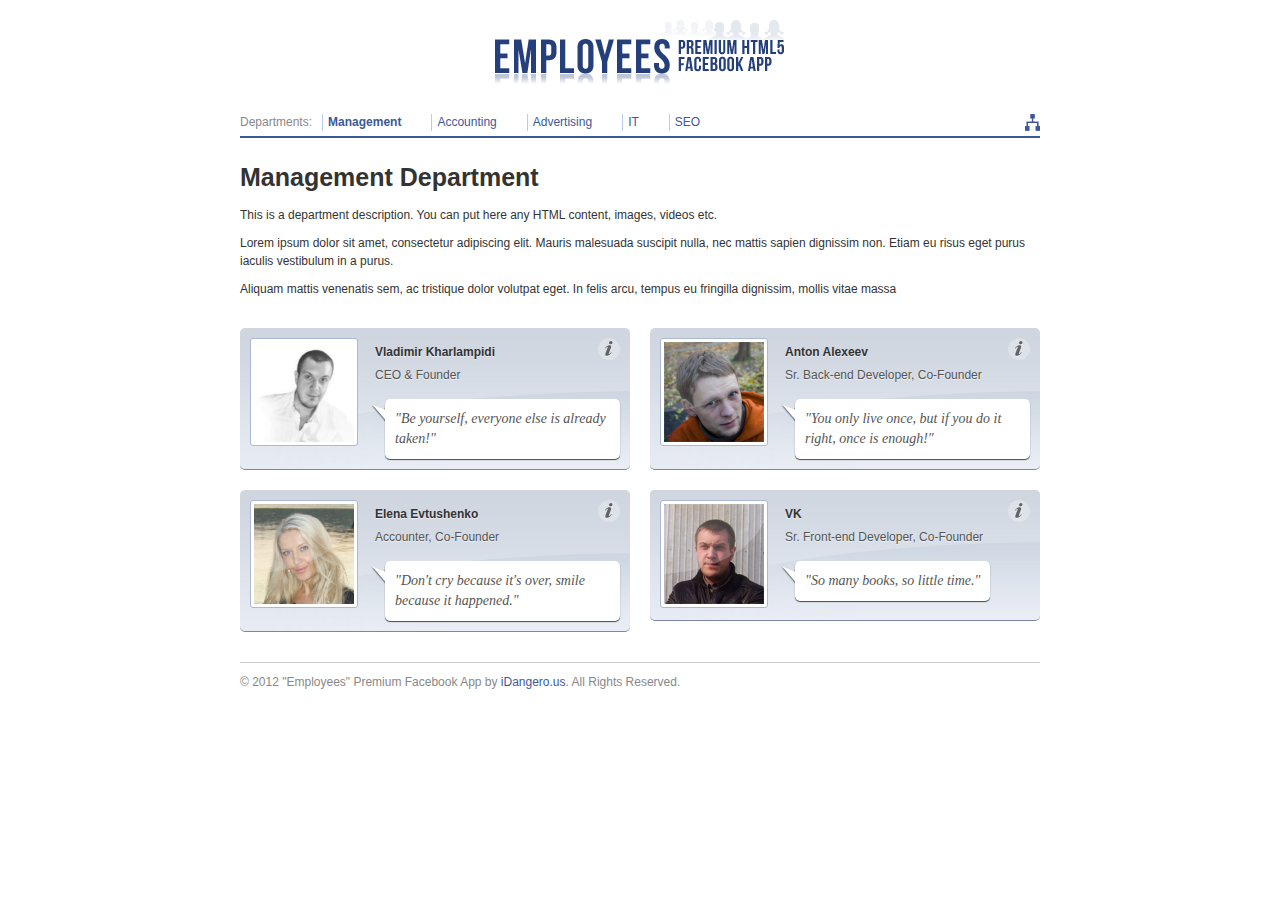
<file: Original Website Templates/Website-Templates-master/Website-Templates-master/Employees/employees/index.html>
<!doctype html>
<!--[if lt IE 7]> <html class="no-js lt-ie9 lt-ie8 lt-ie7" lang="en"> <![endif]-->
<!--[if IE 7]>    <html class="no-js lt-ie9 lt-ie8" lang="en"> <![endif]-->
<!--[if IE 8]>    <html class="no-js lt-ie9" lang="en"> <![endif]-->
<!--[if gt IE 8]><!--> <html class="no-js" lang="en"> <!--<![endif]-->
<head>
  <meta charset="utf-8">
  <meta http-equiv="X-UA-Compatible" content="IE=edge,chrome=1">
  <title>Employees</title>
  <meta name="description" content="">
  <link rel="stylesheet" href="css/employees.css">
  <script src="js/libs/modernizr-2.5.3.min.js"></script>
</head>
<body>
  
  <div class="wrapper">
    
    <header>
      <div class="logo"><img src="i/main/logo.png" width="290" height="64"></div>
    </header>
    <nav>
      <span>Departments:</span>
      <a href="#" data-page="management" class="active">Management</a>
      <a href="#" data-page="acc">Accounting</a>
      <a href="#" data-page="advert">Advertising</a>
      <a href="#" data-page="it">IT</a>
      <a href="#" data-page="seo">SEO</a>
      <div class="clearfix"></div>
    </nav>
    <div class="content">
      <div id="management" class="page active-page">
      	<h1 class="page-title">Management Department</h1>
        <div class="page-content">
        	<p>This is a department description. You can put here any HTML content, images, videos etc.</p>
            <p>Lorem ipsum dolor sit amet, consectetur adipiscing elit. Mauris malesuada suscipit nulla, nec mattis sapien dignissim non. Etiam eu risus eget purus iaculis vestibulum in a purus.</p>
            <p>Aliquam mattis venenatis sem, ac tristique dolor volutpat eget. In felis arcu, tempus eu fringilla dignissim, mollis vitae massa</p>
        </div>
        <div class="person" data-id="vk"></div>
        <div class="person person-last" data-id="aa"></div>
        <div class="clearfix"></div>
        <div class="person" data-id="ee"></div>
        <div class="person person-last" data-id="veekey"></div>
        <div class="clearfix"></div>
      </div>
      
      <div id="acc" class="page">
      	<h1 class="page-title">Accounting Department</h1>
        <div class="page-content">
            <p>Lorem ipsum dolor sit amet, consectetur adipiscing elit. Mauris malesuada suscipit nulla, nec mattis sapien dignissim non. Etiam eu risus eget purus iaculis vestibulum in a purus.</p>
        </div>
        <div class="person" data-id="ee"></div>
        <div class="clearfix"></div>
      </div>
      
      <div id="advert" class="page">
      	<h1 class="page-title">Advertising Department</h1>
        <div class="page-content">
            <p>Quisque vulputate urna sit amet ligula tincidunt egestas at quis leo. Nunc erat turpis, aliquet non pharetra vel, vehicula et nibh. Nunc tincidunt, orci vel pulvinar egestas, orci ipsum imperdiet ante, a lobortis odio metus quis purus. Vestibulum quis justo at quam tristique feugiat a ac ligula. Sed est augue, egestas id pretium sed, placerat et magna. Aenean porta tincidunt augue at ultricies.</p>
        </div>
        <div class="person" data-id="jb"></div>
        <div class="person person-last" data-id="js"></div>
        <div class="clearfix"></div>
      </div>
      
      <div id="it" class="page">
      	<h1 class="page-title">IT Department</h1>
        <div class="page-content">
            <p>Lorem ipsum dolor sit amet, consectetur adipiscing elit. Mauris malesuada suscipit nulla, nec mattis sapien dignissim non. Etiam eu risus eget purus iaculis vestibulum in a purus.</p>
        </div>
        <div class="person" data-id="vk"></div>
        <div class="person person-last" data-id="aa"></div>
        <div class="clearfix"></div>
        <div class="person" data-id="veekey"></div>
        <div class="person person-last" data-id="jd"></div>
        <div class="clearfix"></div>
        <div class="person" data-id="bd"></div>
        <div class="person person-last" data-id="arnold"></div>
      </div>
      
      <div id="seo" class="page">
      	<h1 class="page-title">SEO Department</h1>
        <div class="page-content">
            <p>Quisque vulputate urna sit amet ligula tincidunt egestas at quis leo. Nunc erat turpis, aliquet non pharetra vel, vehicula et nibh. Nunc tincidunt, orci vel pulvinar egestas, orci ipsum imperdiet ante, a lobortis odio metus quis purus. Vestibulum quis justo at quam tristique feugiat a ac ligula. Sed est augue, egestas id pretium sed, placerat et magna. Aenean porta tincidunt augue at ultricies.</p>
        </div>
        <div class="person" data-id="mk"></div>
        <div class="person person-last" data-id="mm"></div>
        <div class="clearfix"></div>
      </div>
    </div>
    <footer>&copy; 2012 "Employees" Premium Facebook App by <a href="http://www.idangero.us" target="_blank">iDangero.us</a>. All Rights Reserved.</footer>
  </div>
  <!-- Person template -->
  <div class="person-template" style="display: none;">
  	<div class="person-mask"></div>
  	<div class="person-avatar">
      <img data-attr="{'src':'avatar'}">
      <div class="avatar-mask"></div>
    </div>
  	<div class="person-info">
  		<p class="person-name" data-insert="name"></p>
  		<p class="person-position" data-insert="position"></p>
  		<div class="person-slogan">
  			<div class="person-slogan-angle"></div>
  			<span data-replace="slogan"></span>
  		</div>
  	</div>
  	<a class="open-popup learn-more" href="#"></a>
  	<div class="clearfix"></div>
  </div>
  <!-- End Person Template -->
  
  <!-- Popup -->
  <div class="popup-overlay"></div>
  <div class="popup-view">
  	<div class="popup">
  		<div class="popup-content">
  			<a href="#" class="close-popup"></a>
  			<div class="popup-left">
	  			<div class="popup-avatar">
	  				<img data-attr="{'src':'avatar'}">
	  			</div>
	  			<div class="popup-links">
                	<p data-check="twitter"><a class="external" data-attr="{'href':'twitter'}" target="_blank"><span data-replace="firstname"></span> on Twitter</a></p>
                    <p data-check="facebook"><a class="external" data-attr="{'href':'facebook'}" target="_blank">Facebook Page</a></p>
                    <p data-check="linkedin"><a class="external" data-attr="{'href':'linkedin'}" target="_blank">LinkedIn Profile</a></p>
                    <p><a href="#" class="open-popup-content bordered"><span data-replace="firstname"></span>'s Bio</a></p>
                </div>
  			</div>
            <div class="popup-info">
  				<h2 class="popup-name" data-insert="name"></h2>
  				<h3 class="popup-position" data-insert="position"></h3>
  				<ul class="info-list">
	  				<li data-check="department"><i>Department:</i> <b data-insert="department"></b></li>
	  				<li data-check="worksince"><i>Work since:</i> <b data-insert="worksince"></b></li>
	  				<li data-check="slogan"><i>Slogan:</i> <b data-insert="slogan"></b></li>
	  				<li data-check="likes"><i>Likes:</i> <b data-insert="likes"></b></li>
	  				<li data-check="lives"><i>Lives in:</i> <b data-insert="lives"></b></li>
	  				<li data-check="born"><i>Born date:</i> <b data-insert="born"></b></li>
	  				<li data-check="website"><i>Website:</i> <b><a class="external" data-insert="website" data-attr="{'href':'website'}" target="_blank"></a></b></li>
  				</ul>
  			</div>
  			<div class="clearfix"></div>
  			<div class="popup-loader" data-check="bio">
  				<div class="popup-loader-content">
                	<a class="close-popup-content" href="#"></a>
  					<span data-replace="bio"></span>
  				</div>
  			</div>
  		</div>
  	</div>
  </div>
  <!--End Popup -->
  
  <!-- scripts -->
  <script src="//ajax.googleapis.com/ajax/libs/jquery/1.7.2/jquery.min.js"></script>
  <script>window.jQuery || document.write('<script src="js/libs/jquery-1.7.2.min.js"><\/script>')</script>
  <script src="js/plugins.js"></script>
  <script src="js/config-default.js"></script>
  <script src="js/employees.js"></script>
  <!-- end scripts -->

</body>
</html>
</file>
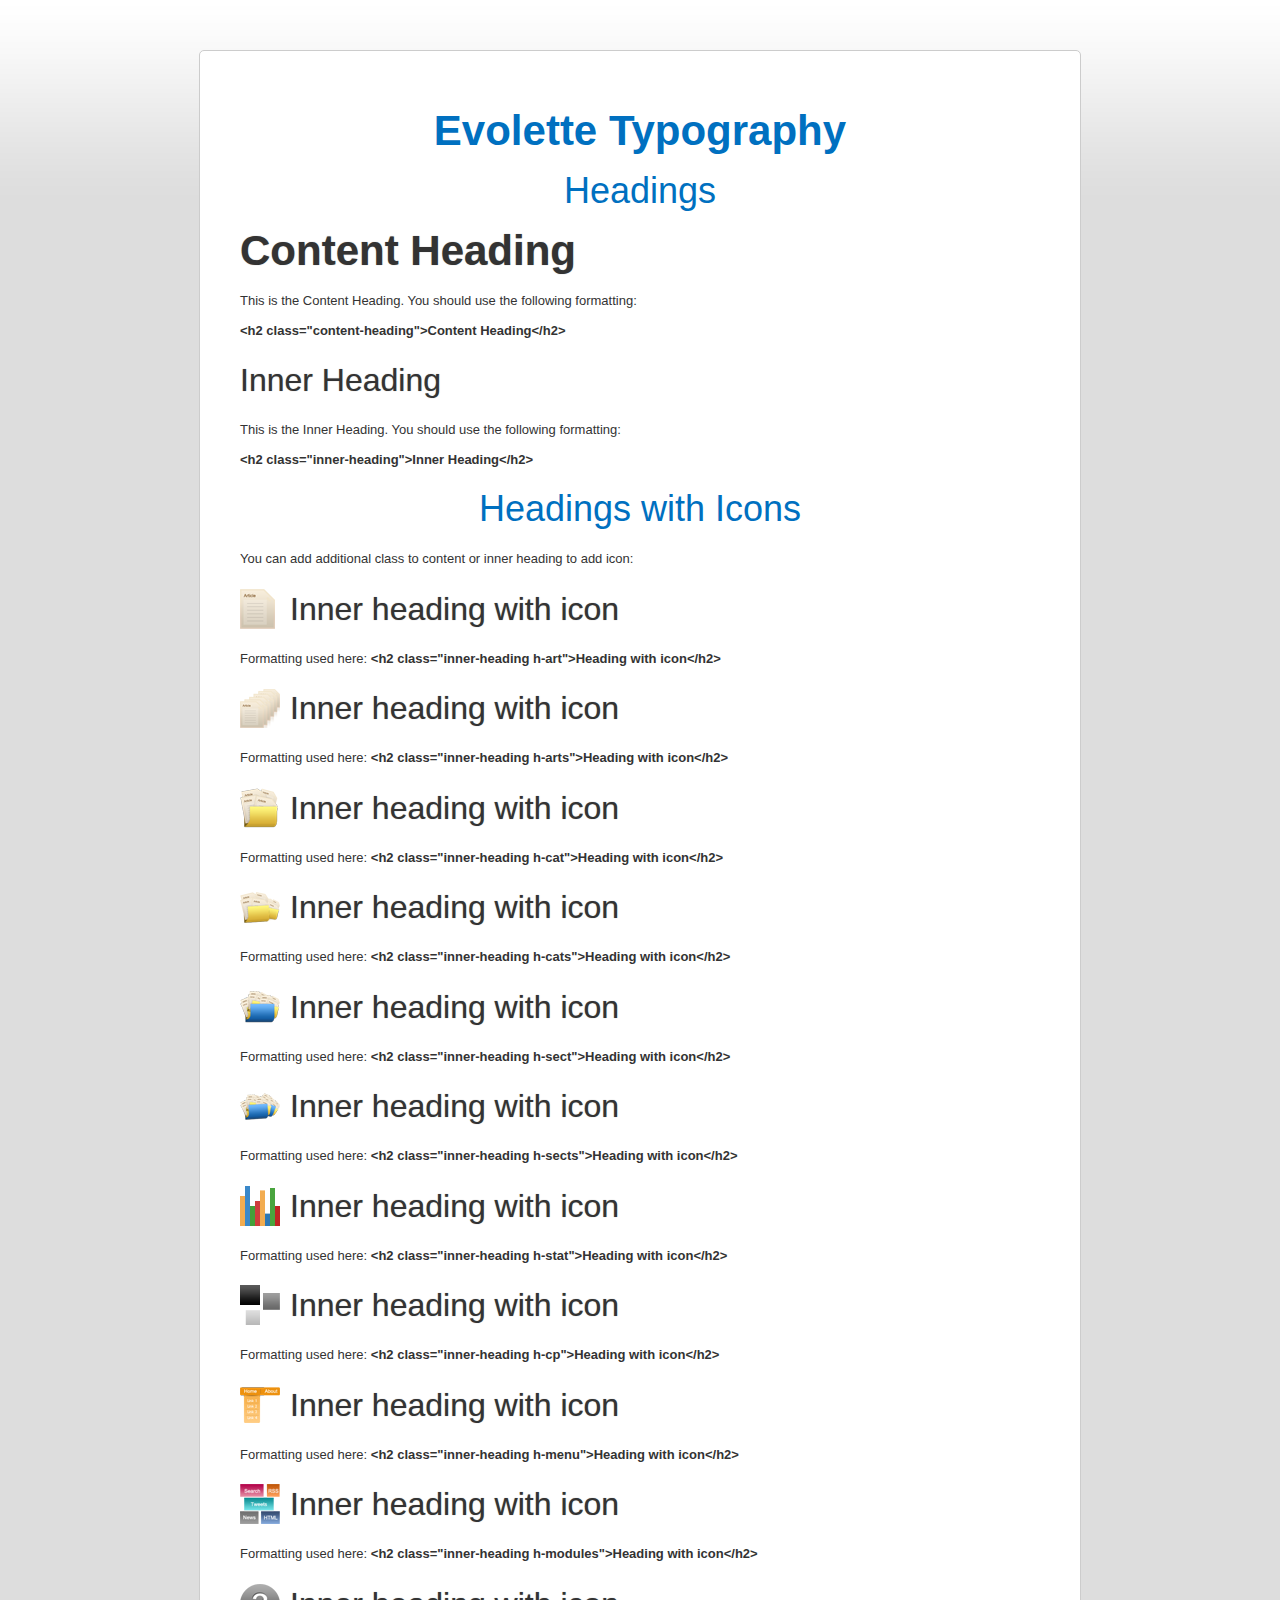
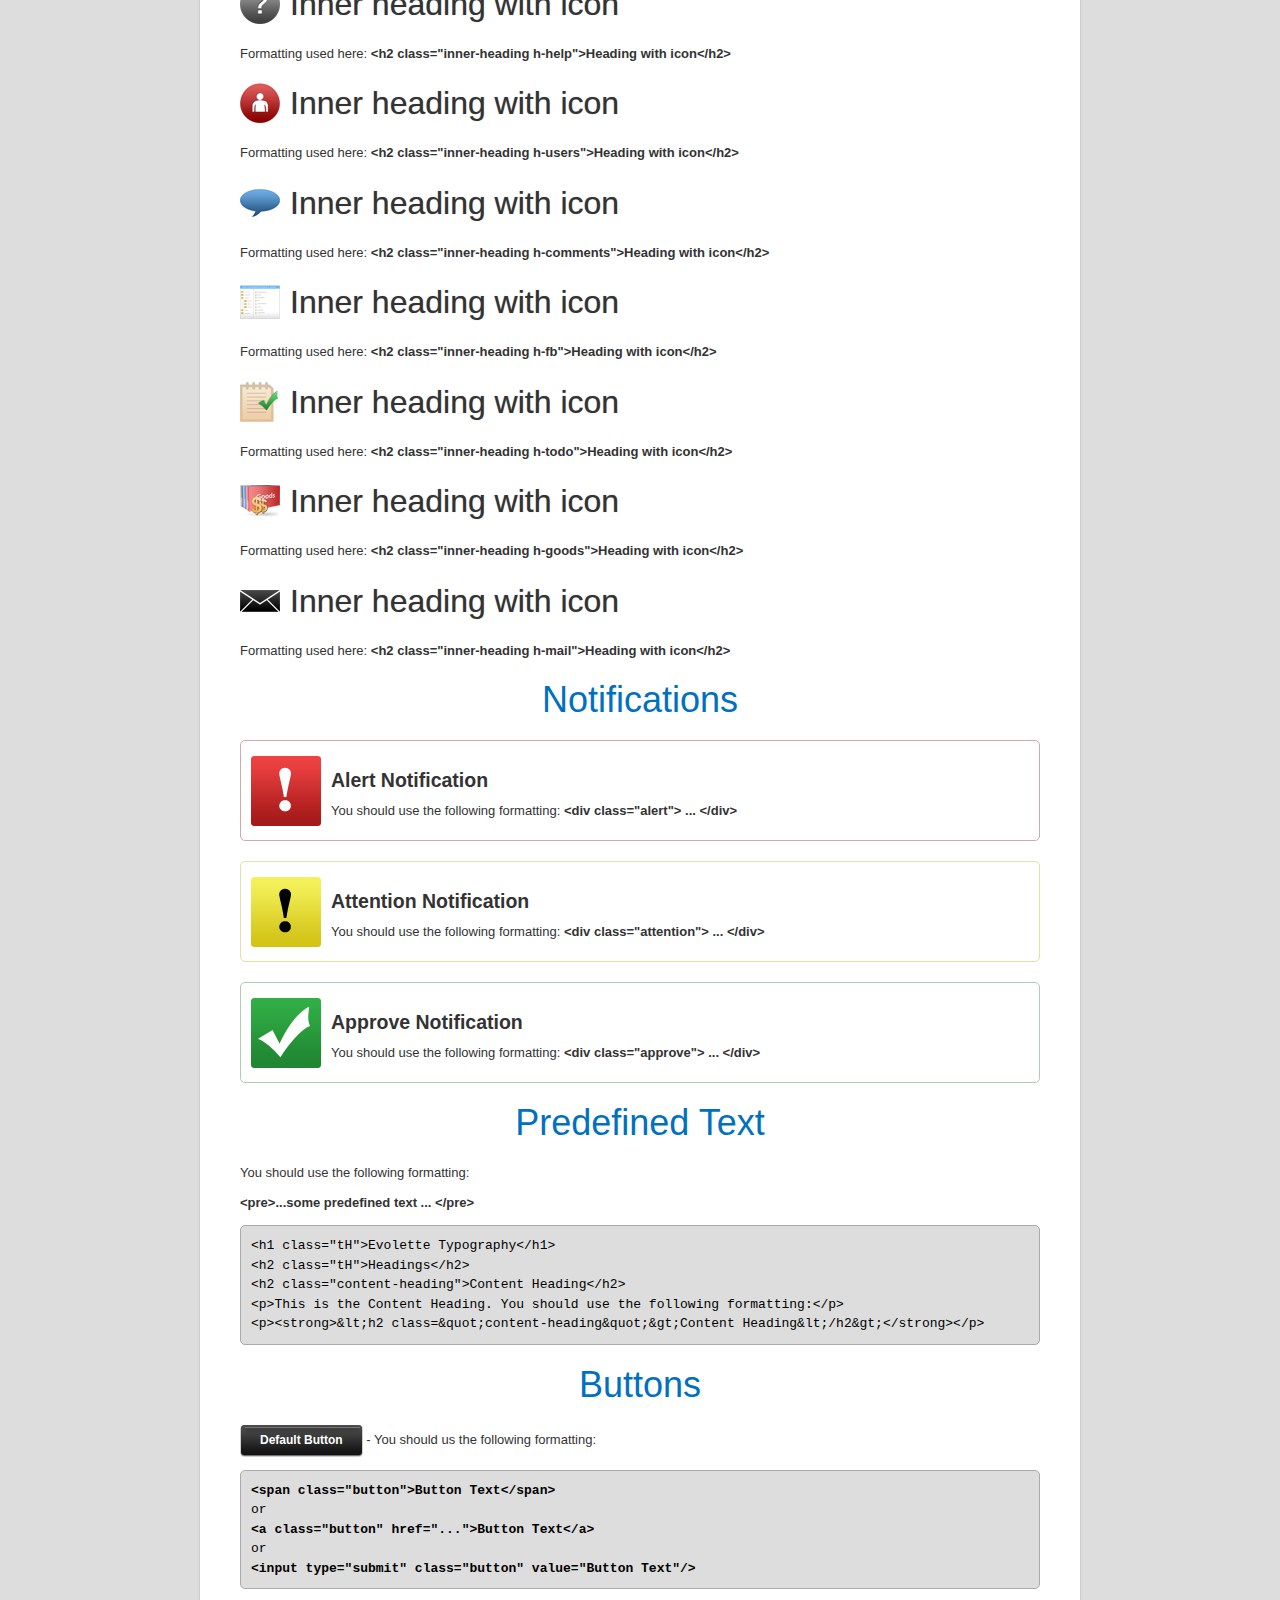
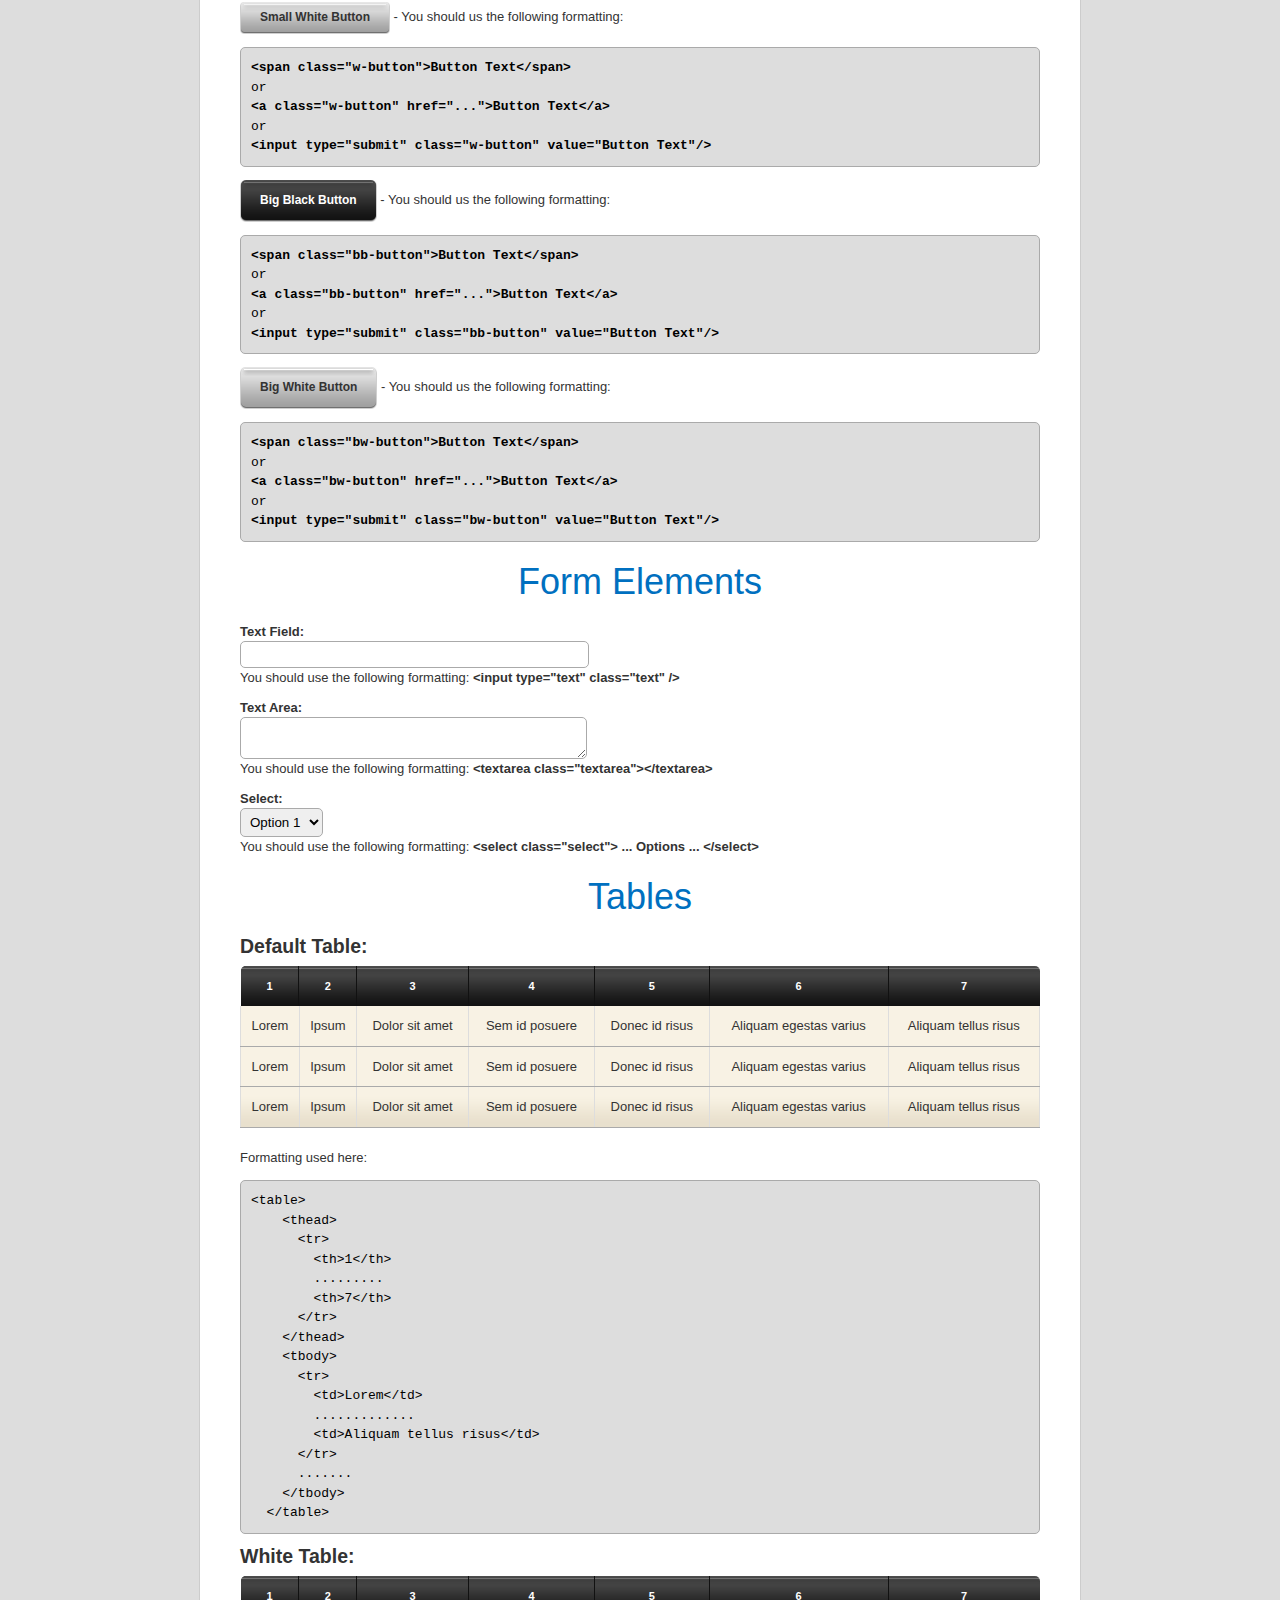
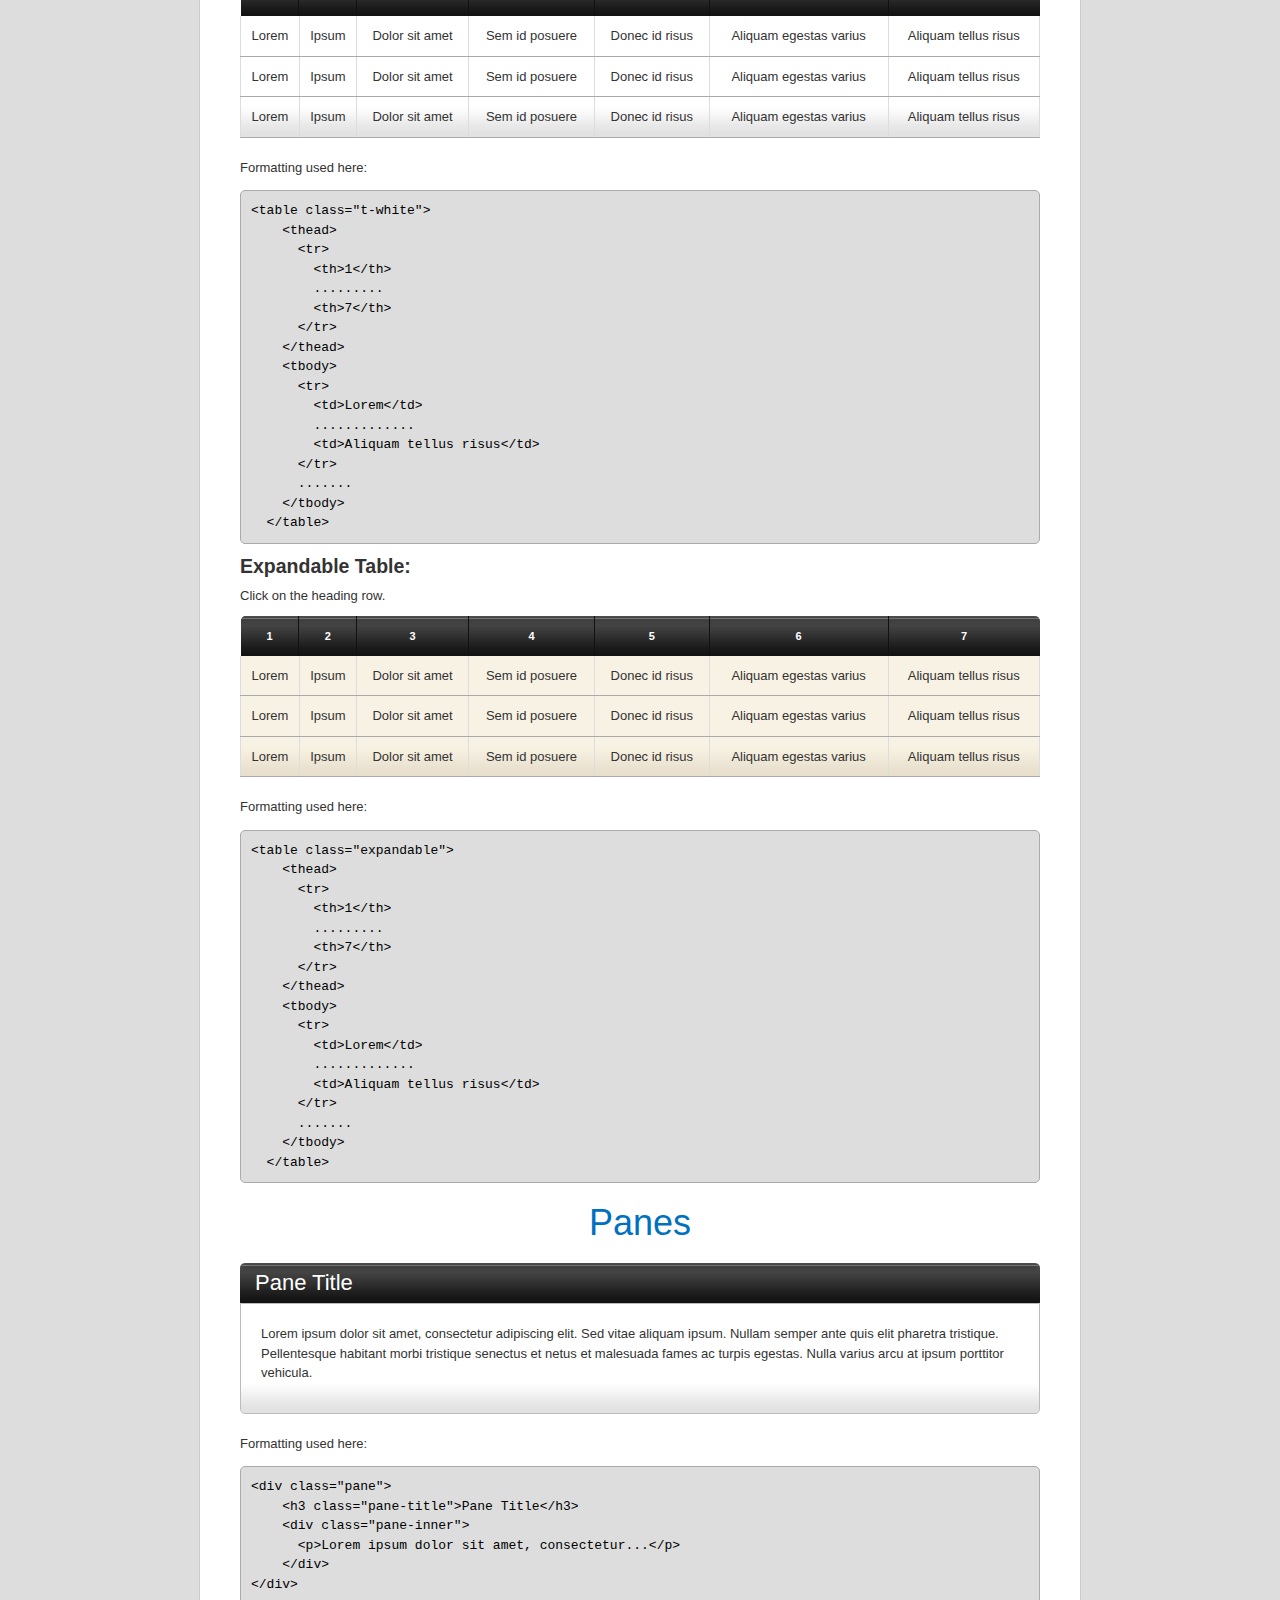
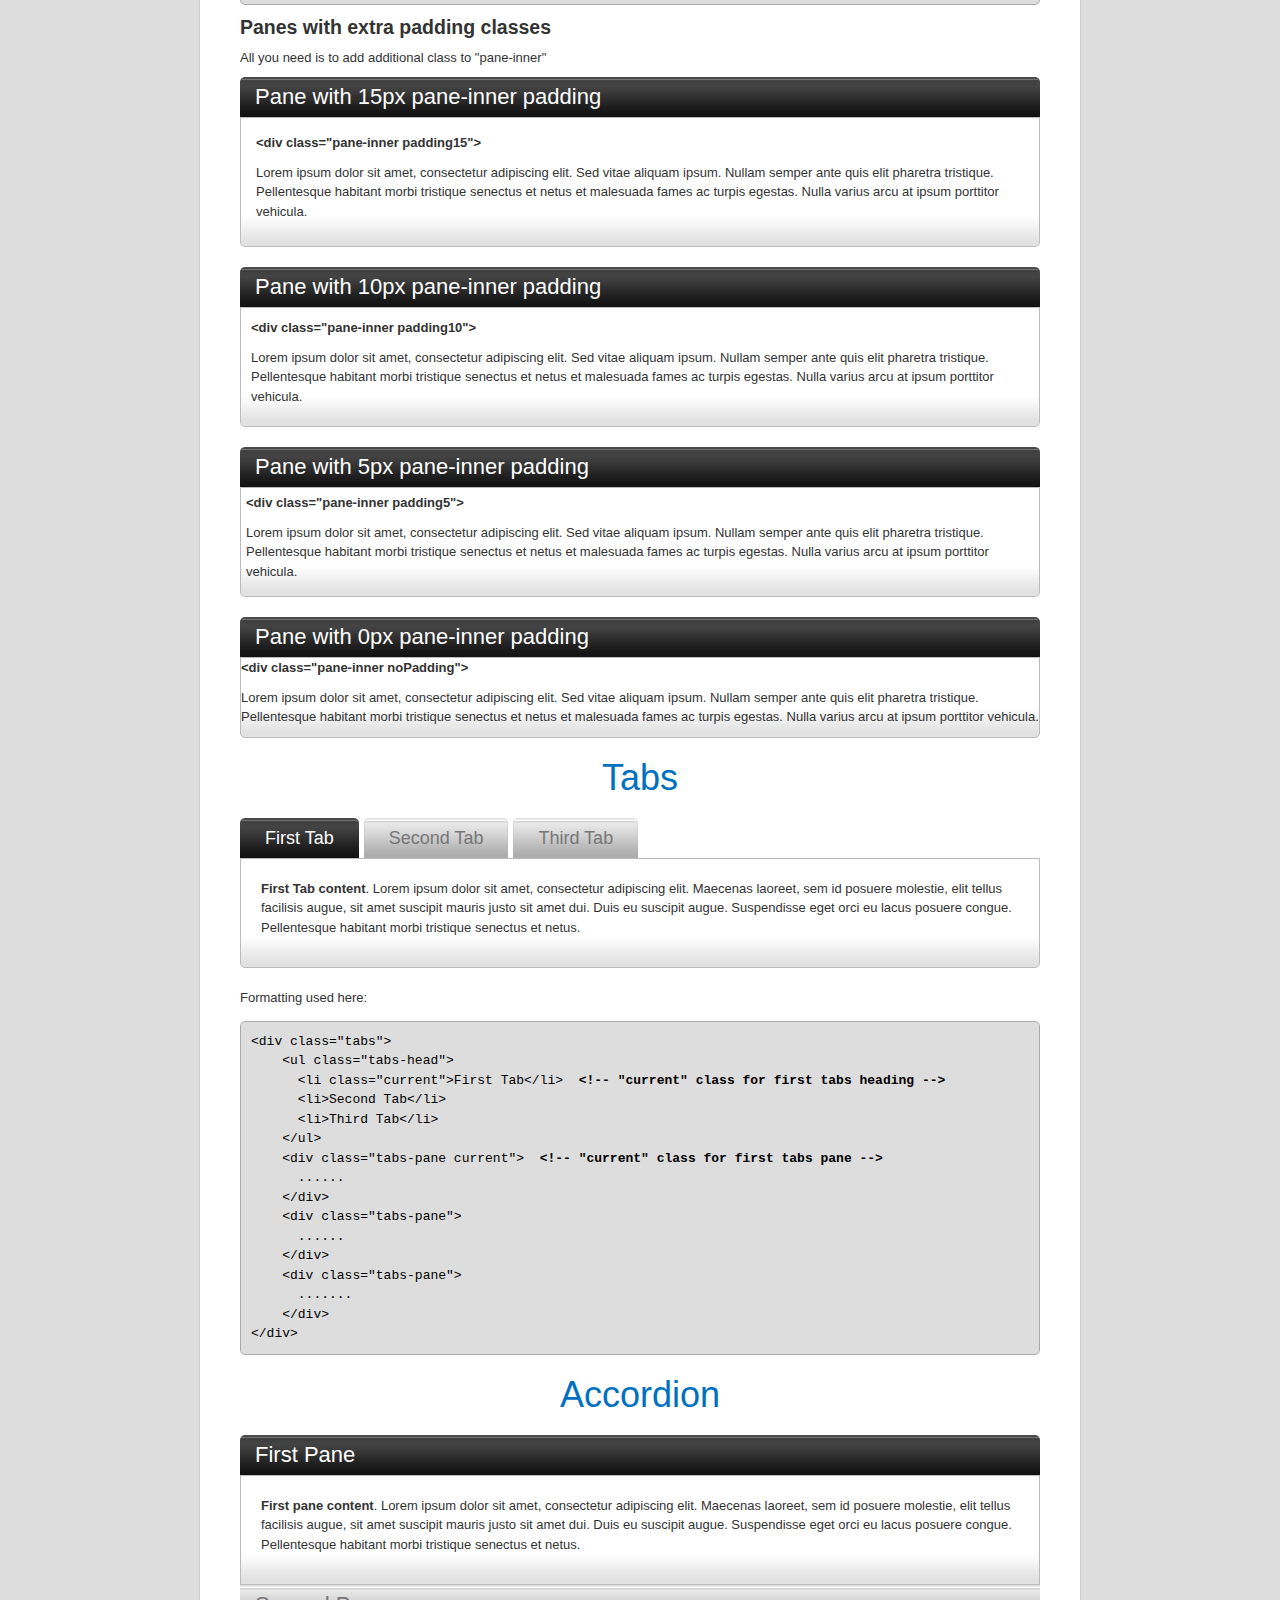
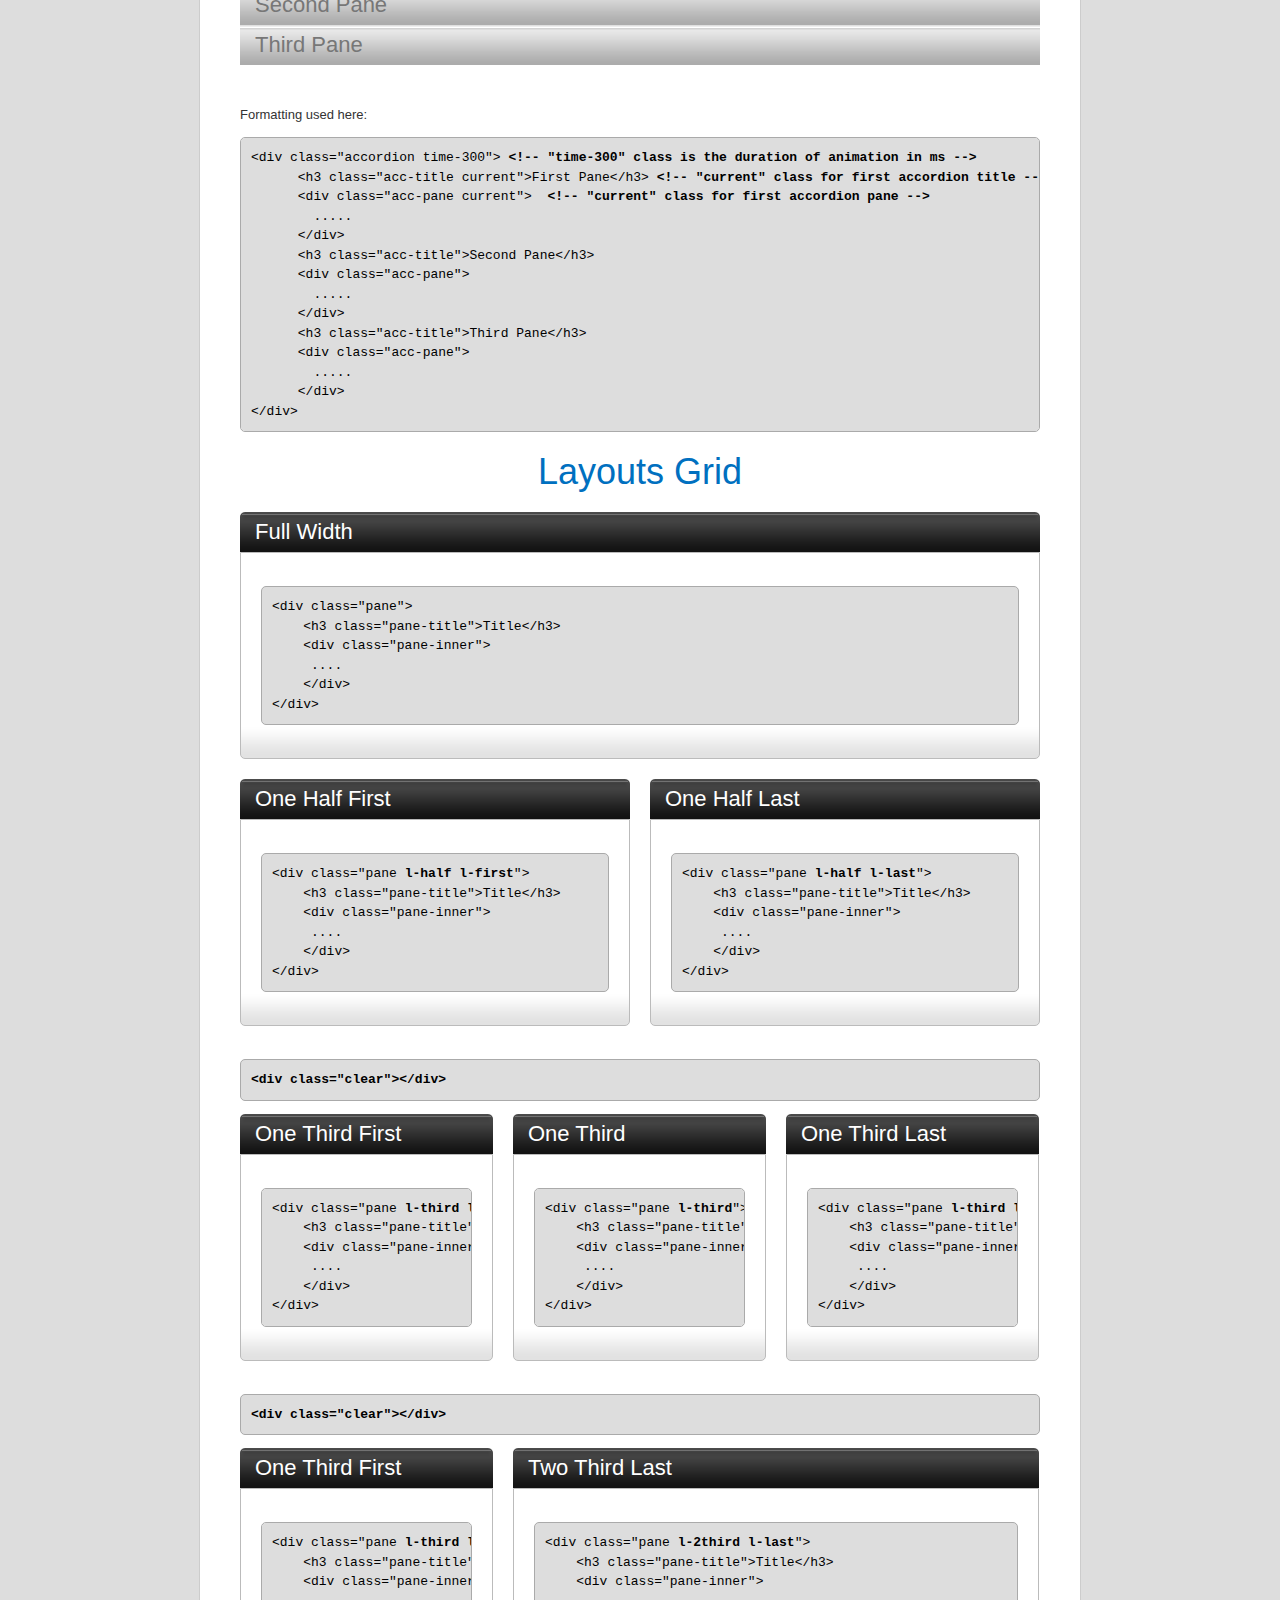
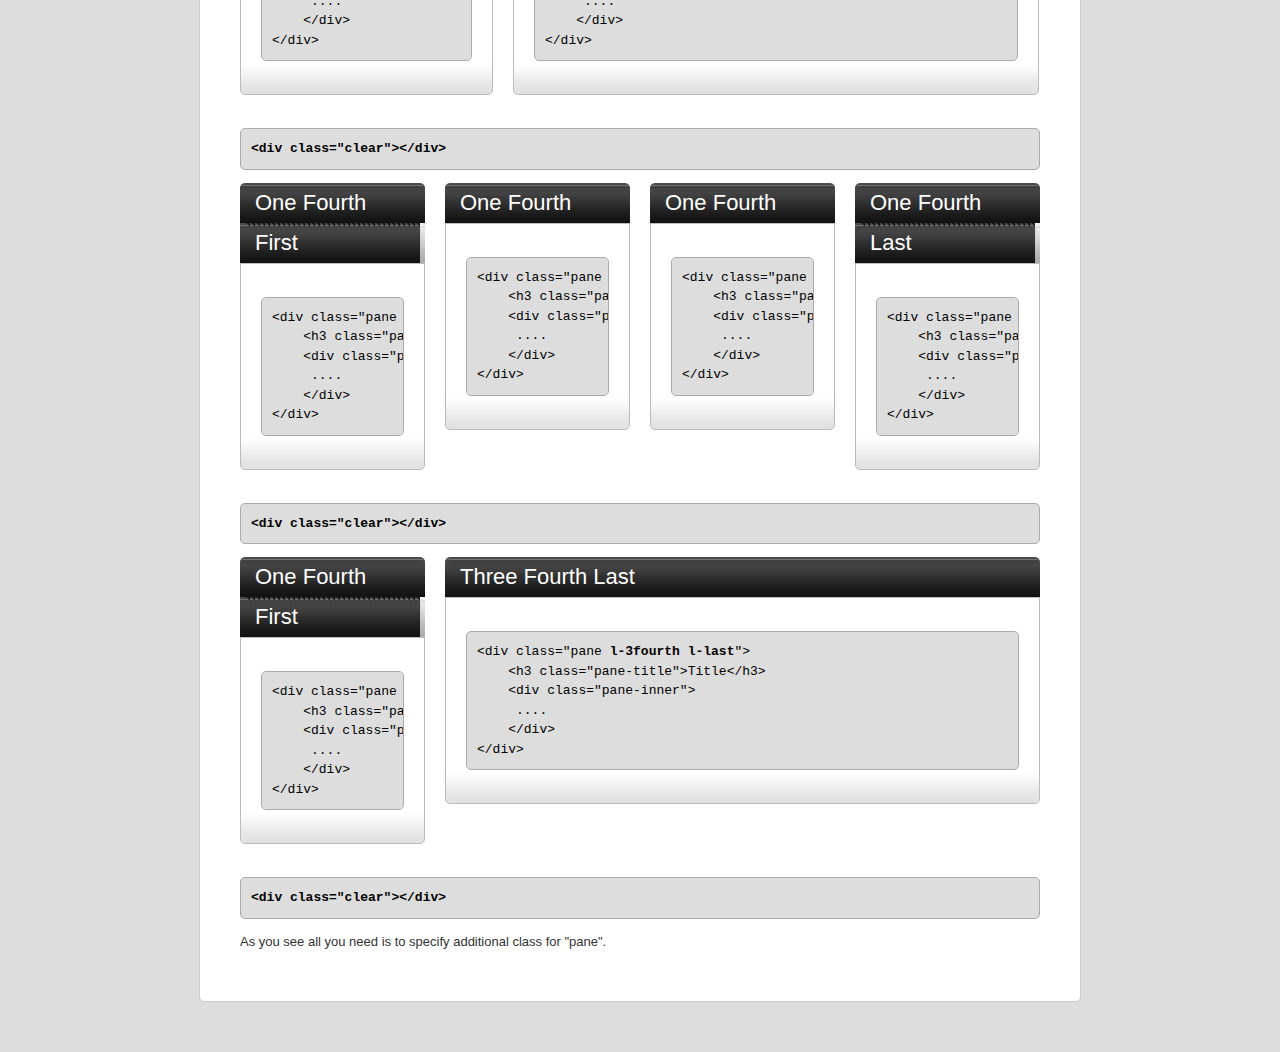
<file: Original Website Templates/Website-Templates-master/Website-Templates-master/Evolette/typography/index.htm>
<!DOCTYPE html PUBLIC "-//W3C//DTD XHTML 1.0 Transitional//EN" "http://www.w3.org/TR/xhtml1/DTD/xhtml1-transitional.dtd">
<html xmlns="http://www.w3.org/1999/xhtml">
<head>
<meta http-equiv="Content-Type" content="text/html; charset=utf-8" />
<link rel="stylesheet" type="text/css" href="css/evolette.css" />
<script type="text/javascript" src="scripts/jquery-1.4.4.min.js"></script>
<script type="text/javascript" src="scripts/evolette.js"></script>
<title>Evolette Typography</title>
<style type="text/css">
h1.tH {
	font-size:42px;
	color:#0070c0;
	margin:20px 0px;
	line-height:40px;
	text-align:center;
}
h2.tH {
	font-size:36px;
	color:#0070c0;
	margin:20px 0px;
	line-height:40px;
	font-weight:normal;
	text-align:center;
}
div.eT {
	padding:40px;
	width:800px;
	margin-left:auto;
	margin-right:auto;
	border:1px solid #ccc;
	border-radius:5px;
	-moz-border-radius:5px;
	-webkit-border-radius:5px;
	margin-top:50px;
	margin-bottom:50px;
	background:#fff;
}
</style>
</head>
<body>
<div class="eT">
  <h1 class="tH">Evolette Typography</h1>
  <h2 class="tH">Headings</h2>
  <h2 class="content-heading">Content Heading</h2>
  <p>This is the Content Heading. You should use the following formatting:</p>
  <p><strong>&lt;h2 class=&quot;content-heading&quot;&gt;Content Heading&lt;/h2&gt;</strong></p>
  <h2 class="inner-heading">Inner Heading</h2>
  <p>This is the Inner Heading. You should use the following formatting:</p>
  <p><strong>&lt;h2 class=&quot;inner-heading&quot;&gt;Inner Heading&lt;/h2&gt;</strong></p>
  <h2 class="tH">Headings with Icons</h2>
  <p>You can add additional class to content or inner heading to add icon:</p>
  <h2 class="inner-heading h-art">Inner heading with icon</h2>
  <p>Formatting used here: <strong>&lt;h2 class=&quot;inner-heading h-art&quot;&gt;Heading with icon&lt;/h2&gt;</strong></p>
  <h2 class="inner-heading h-arts">Inner heading with icon</h2>
  <p>Formatting used here: <strong>&lt;h2 class=&quot;inner-heading h-arts&quot;&gt;Heading with icon&lt;/h2&gt;</strong></p>
  <h2 class="inner-heading h-cat">Inner heading with icon</h2>
  <p>Formatting used here: <strong>&lt;h2 class=&quot;inner-heading h-cat&quot;&gt;Heading with icon&lt;/h2&gt;</strong></p>
  <h2 class="inner-heading h-cats">Inner heading with icon</h2>
  <p>Formatting used here: <strong>&lt;h2 class=&quot;inner-heading h-cats&quot;&gt;Heading with icon&lt;/h2&gt;</strong></p>
  <h2 class="inner-heading h-sect">Inner heading with icon</h2>
  <p>Formatting used here: <strong>&lt;h2 class=&quot;inner-heading h-sect&quot;&gt;Heading with icon&lt;/h2&gt;</strong></p>
  <h2 class="inner-heading h-sects">Inner heading with icon</h2>
  <p>Formatting used here: <strong>&lt;h2 class=&quot;inner-heading h-sects&quot;&gt;Heading with icon&lt;/h2&gt;</strong></p>
  <h2 class="inner-heading h-stat">Inner heading with icon</h2>
  <p>Formatting used here: <strong>&lt;h2 class=&quot;inner-heading h-stat&quot;&gt;Heading with icon&lt;/h2&gt;</strong></p>
  <h2 class="inner-heading h-cp">Inner heading with icon</h2>
  <p>Formatting used here: <strong>&lt;h2 class=&quot;inner-heading h-cp&quot;&gt;Heading with icon&lt;/h2&gt;</strong></p>
  <h2 class="inner-heading h-menu">Inner heading with icon</h2>
  <p>Formatting used here: <strong>&lt;h2 class=&quot;inner-heading h-menu&quot;&gt;Heading with icon&lt;/h2&gt;</strong></p>
  <h2 class="inner-heading h-modules">Inner heading with icon</h2>
  <p>Formatting used here: <strong>&lt;h2 class=&quot;inner-heading h-modules&quot;&gt;Heading with icon&lt;/h2&gt;</strong></p>
  <h2 class="inner-heading h-help">Inner heading with icon</h2>
  <p>Formatting used here: <strong>&lt;h2 class=&quot;inner-heading h-help&quot;&gt;Heading with icon&lt;/h2&gt;</strong></p>
  <h2 class="inner-heading h-users">Inner heading with icon</h2>
  <p>Formatting used here: <strong>&lt;h2 class=&quot;inner-heading h-users&quot;&gt;Heading with icon&lt;/h2&gt;</strong></p>
  <h2 class="inner-heading h-comments">Inner heading with icon</h2>
  <p>Formatting used here: <strong>&lt;h2 class=&quot;inner-heading h-comments&quot;&gt;Heading with icon&lt;/h2&gt;</strong></p>
  <h2 class="inner-heading h-fb">Inner heading with icon</h2>
  <p>Formatting used here: <strong>&lt;h2 class=&quot;inner-heading h-fb&quot;&gt;Heading with icon&lt;/h2&gt;</strong></p>
  <h2 class="inner-heading h-todo">Inner heading with icon</h2>
  <p>Formatting used here: <strong>&lt;h2 class=&quot;inner-heading h-todo&quot;&gt;Heading with icon&lt;/h2&gt;</strong></p>
  <h2 class="inner-heading h-goods">Inner heading with icon</h2>
  <p>Formatting used here: <strong>&lt;h2 class=&quot;inner-heading h-goods&quot;&gt;Heading with icon&lt;/h2&gt;</strong></p>
  <h2 class="inner-heading h-mail">Inner heading with icon</h2>
  <p>Formatting used here: <strong>&lt;h2 class=&quot;inner-heading h-mail&quot;&gt;Heading with icon&lt;/h2&gt;</strong></p>
  <h2 class="tH">Notifications</h2>
  <div class="alert">
    <h2>Alert Notification</h2>
    <p>You should use the following formatting: <strong>&lt;div class=&quot;alert&quot;&gt; ... &lt;/div&gt;</strong></p>
  </div>
  <div class="attention">
    <h2>Attention Notification</h2>
    <p>You should use the following formatting: <strong>&lt;div class=&quot;attention&quot;&gt; ... &lt;/div&gt;</strong></p>
  </div>
  <div class="approve">
    <h2>Approve Notification</h2>
    <p>You should use the following formatting: <strong>&lt;div class=&quot;approve&quot;&gt; ... &lt;/div&gt;</strong></p>
  </div>
  <h2 class="tH">Predefined Text</h2>
  <p>You should use the following formatting:</p>
  <p><strong>&lt;pre&gt;...some predefined text ... &lt;/pre&gt;</strong></p>
  <pre>&lt;h1 class=&quot;tH&quot;&gt;Evolette Typography&lt;/h1&gt;<br />&lt;h2 class=&quot;tH&quot;&gt;Headings&lt;/h2&gt;<br />&lt;h2 class=&quot;content-heading&quot;&gt;Content Heading&lt;/h2&gt;<br />&lt;p&gt;This is the Content Heading. You should use the following formatting:&lt;/p&gt;<br />&lt;p&gt;&lt;strong&gt;&amp;lt;h2 class=&amp;quot;content-heading&amp;quot;&amp;gt;Content Heading&amp;lt;/h2&amp;gt;&lt;/strong&gt;&lt;/p&gt;</pre>
  <h2 class="tH">Buttons</h2>
  <p><span class="button">Default Button</span> - You should us the following formatting:</p>
  <pre><strong>&lt;span class=&quot;button&quot;&gt;Button Text&lt;/span&gt;</strong>
or
<strong>&lt;a class=&quot;button&quot; href=&quot;...&quot;&gt;Button Text&lt;/a&gt;</strong>
or
<strong>&lt;input type=&quot;submit&quot; class=&quot;button&quot; value=&quot;Button Text&quot;/&gt;</strong></pre>
  <p><span class="w-button">Small White Button</span> - You should us the following formatting:</p>
  <pre><strong>&lt;span class=&quot;w-button&quot;&gt;Button Text&lt;/span&gt;</strong>
or
<strong>&lt;a class=&quot;w-button&quot; href=&quot;...&quot;&gt;Button Text&lt;/a&gt;</strong>
or
<strong>&lt;input type=&quot;submit&quot; class=&quot;w-button&quot; value=&quot;Button Text&quot;/&gt;</strong></pre>
  <p><span class="bb-button">Big Black Button</span> - You should us the following formatting:</p>
  <pre><strong>&lt;span class=&quot;bb-button&quot;&gt;Button Text&lt;/span&gt;</strong>
or
<strong>&lt;a class=&quot;bb-button&quot; href=&quot;...&quot;&gt;Button Text&lt;/a&gt;</strong>
or
<strong>&lt;input type=&quot;submit&quot; class=&quot;bb-button&quot; value=&quot;Button Text&quot;/&gt;</strong></pre>
  <p><span class="bw-button">Big White Button</span> - You should us the following formatting:</p>
  <pre><strong>&lt;span class=&quot;bw-button&quot;&gt;Button Text&lt;/span&gt;</strong>
or
<strong>&lt;a class=&quot;bw-button&quot; href=&quot;...&quot;&gt;Button Text&lt;/a&gt;</strong>
or
<strong>&lt;input type=&quot;submit&quot; class=&quot;bw-button&quot; value=&quot;Button Text&quot;/&gt;</strong></pre>
  <h2 class="tH">Form Elements</h2>
  <p><strong>Text Field:</strong><br/>
    <input type="text" class="text" size="40" />
    <br />
    You should use the following formatting: <strong>&lt;input type=&quot;text&quot; class=&quot;text&quot; /&gt;</strong></p>
  <p><strong>Text Area:</strong><br/>
    <textarea cols="40" class="textarea"></textarea>
    <br />
    You should use the following formatting: <strong>&lt;textarea class=&quot;textarea&quot;&gt;&lt;/textarea&gt;</strong></p>
  <p><strong>Select:</strong><br/>
    <select class="select">
      <option>Option 1</option>
      <option>Option 2</option>
    </select>
    <br />
    You should use the following formatting: <strong>&lt;select class=&quot;select&quot;&gt; ... Options ... &lt;/select&gt;</strong></p>
  <h2 class="tH">Tables</h2>
  <h2>Default Table:</h2>
  <table>
    <thead>
      <tr>
        <th>1</th>
        <th>2</th>
        <th>3</th>
        <th>4</th>
        <th>5</th>
        <th>6</th>
        <th>7</th>
      </tr>
    </thead>
    <tbody>
      <tr>
        <td>Lorem</td>
        <td>Ipsum</td>
        <td>Dolor sit amet</td>
        <td>Sem id posuere</td>
        <td>Donec id risus</td>
        <td>Aliquam egestas varius</td>
        <td>Aliquam tellus risus</td>
      </tr>
      <tr>
        <td>Lorem</td>
        <td>Ipsum</td>
        <td>Dolor sit amet</td>
        <td>Sem id posuere</td>
        <td>Donec id risus</td>
        <td>Aliquam egestas varius</td>
        <td>Aliquam tellus risus</td>
      </tr>
      <tr>
        <td>Lorem</td>
        <td>Ipsum</td>
        <td>Dolor sit amet</td>
        <td>Sem id posuere</td>
        <td>Donec id risus</td>
        <td>Aliquam egestas varius</td>
        <td>Aliquam tellus risus</td>
      </tr>
    </tbody>
  </table>
  <p>Formatting used here:</p>
  <pre>&lt;table&gt;<br />    &lt;thead&gt;<br />      &lt;tr&gt;<br />        &lt;th&gt;1&lt;/th&gt;<br />        .........<br />        &lt;th&gt;7&lt;/th&gt;<br />      &lt;/tr&gt;<br />    &lt;/thead&gt;<br />    &lt;tbody&gt;<br />      &lt;tr&gt;<br />        &lt;td&gt;Lorem&lt;/td&gt;<br />        .............<br />        &lt;td&gt;Aliquam tellus risus&lt;/td&gt;<br />      &lt;/tr&gt;<br />      .......<br />    &lt;/tbody&gt;<br />  &lt;/table&gt;</pre>
  <h2>White Table:</h2>
  <table class="t-white">
    <thead>
      <tr>
        <th>1</th>
        <th>2</th>
        <th>3</th>
        <th>4</th>
        <th>5</th>
        <th>6</th>
        <th>7</th>
      </tr>
    </thead>
    <tbody>
      <tr>
        <td>Lorem</td>
        <td>Ipsum</td>
        <td>Dolor sit amet</td>
        <td>Sem id posuere</td>
        <td>Donec id risus</td>
        <td>Aliquam egestas varius</td>
        <td>Aliquam tellus risus</td>
      </tr>
      <tr>
        <td>Lorem</td>
        <td>Ipsum</td>
        <td>Dolor sit amet</td>
        <td>Sem id posuere</td>
        <td>Donec id risus</td>
        <td>Aliquam egestas varius</td>
        <td>Aliquam tellus risus</td>
      </tr>
      <tr>
        <td>Lorem</td>
        <td>Ipsum</td>
        <td>Dolor sit amet</td>
        <td>Sem id posuere</td>
        <td>Donec id risus</td>
        <td>Aliquam egestas varius</td>
        <td>Aliquam tellus risus</td>
      </tr>
    </tbody>
  </table>
  <p>Formatting used here:</p>
  <pre>&lt;table class=&quot;t-white&quot;&gt;<br />    &lt;thead&gt;<br />      &lt;tr&gt;<br />        &lt;th&gt;1&lt;/th&gt;<br />        .........<br />        &lt;th&gt;7&lt;/th&gt;<br />      &lt;/tr&gt;<br />    &lt;/thead&gt;<br />    &lt;tbody&gt;<br />      &lt;tr&gt;<br />        &lt;td&gt;Lorem&lt;/td&gt;<br />        .............<br />        &lt;td&gt;Aliquam tellus risus&lt;/td&gt;<br />      &lt;/tr&gt;<br />      .......<br />    &lt;/tbody&gt;<br />  &lt;/table&gt;</pre>
  <h2>Expandable Table:</h2>
  <p>Click on the heading row.</p>
  <table class="expandable">
    <thead>
      <tr>
        <th>1</th>
        <th>2</th>
        <th>3</th>
        <th>4</th>
        <th>5</th>
        <th>6</th>
        <th>7</th>
      </tr>
    </thead>
    <tbody>
      <tr>
        <td>Lorem</td>
        <td>Ipsum</td>
        <td>Dolor sit amet</td>
        <td>Sem id posuere</td>
        <td>Donec id risus</td>
        <td>Aliquam egestas varius</td>
        <td>Aliquam tellus risus</td>
      </tr>
      <tr>
        <td>Lorem</td>
        <td>Ipsum</td>
        <td>Dolor sit amet</td>
        <td>Sem id posuere</td>
        <td>Donec id risus</td>
        <td>Aliquam egestas varius</td>
        <td>Aliquam tellus risus</td>
      </tr>
      <tr>
        <td>Lorem</td>
        <td>Ipsum</td>
        <td>Dolor sit amet</td>
        <td>Sem id posuere</td>
        <td>Donec id risus</td>
        <td>Aliquam egestas varius</td>
        <td>Aliquam tellus risus</td>
      </tr>
    </tbody>
  </table>
  <p>Formatting used here:</p>
  <pre>&lt;table class=&quot;expandable&quot;&gt;<br />    &lt;thead&gt;<br />      &lt;tr&gt;<br />        &lt;th&gt;1&lt;/th&gt;<br />        .........<br />        &lt;th&gt;7&lt;/th&gt;<br />      &lt;/tr&gt;<br />    &lt;/thead&gt;<br />    &lt;tbody&gt;<br />      &lt;tr&gt;<br />        &lt;td&gt;Lorem&lt;/td&gt;<br />        .............<br />        &lt;td&gt;Aliquam tellus risus&lt;/td&gt;<br />      &lt;/tr&gt;<br />      .......<br />    &lt;/tbody&gt;<br />  &lt;/table&gt;</pre>
  <h2 class="tH">Panes</h2>
  <div class="pane">
    <h3 class="pane-title">Pane Title</h3>
    <div class="pane-inner">
      <p>Lorem ipsum dolor sit amet, consectetur adipiscing elit. Sed vitae aliquam ipsum. Nullam semper ante quis elit pharetra tristique. Pellentesque habitant morbi tristique senectus et netus et malesuada fames ac turpis egestas. Nulla varius arcu at ipsum porttitor vehicula.</p>
    </div>
  </div>
  <p>Formatting used here:</p>
  <pre>&lt;div class=&quot;pane&quot;&gt;<br />    &lt;h3 class=&quot;pane-title&quot;&gt;Pane Title&lt;/h3&gt;<br />    &lt;div class=&quot;pane-inner&quot;&gt;<br />      &lt;p&gt;Lorem ipsum dolor sit amet, consectetur...&lt;/p&gt;<br />    &lt;/div&gt;<br />&lt;/div&gt;
</pre>
  <h2>Panes with extra padding classes</h2>
  <p>All you need is to add additional class to "pane-inner"</p>
  <div class="pane">
    <h3 class="pane-title">Pane with 15px pane-inner padding</h3>
    <div class="pane-inner padding15">
      <p><strong>&lt;div class=&quot;pane-inner padding15&quot;&gt;</strong></p>
      <p>Lorem ipsum dolor sit amet, consectetur adipiscing elit. Sed vitae aliquam ipsum. Nullam semper ante quis elit pharetra tristique. Pellentesque habitant morbi tristique senectus et netus et malesuada fames ac turpis egestas. Nulla varius arcu at ipsum porttitor vehicula.</p>
    </div>
  </div>
  <div class="pane">
    <h3 class="pane-title">Pane with 10px pane-inner padding</h3>
    <div class="pane-inner padding10">
      <p><strong>&lt;div class=&quot;pane-inner padding10&quot;&gt;</strong></p>
      <p>Lorem ipsum dolor sit amet, consectetur adipiscing elit. Sed vitae aliquam ipsum. Nullam semper ante quis elit pharetra tristique. Pellentesque habitant morbi tristique senectus et netus et malesuada fames ac turpis egestas. Nulla varius arcu at ipsum porttitor vehicula.</p>
    </div>
  </div>
  <div class="pane">
    <h3 class="pane-title">Pane with 5px pane-inner padding</h3>
    <div class="pane-inner padding5">
      <p><strong>&lt;div class=&quot;pane-inner padding5&quot;&gt;</strong></p>
      <p>Lorem ipsum dolor sit amet, consectetur adipiscing elit. Sed vitae aliquam ipsum. Nullam semper ante quis elit pharetra tristique. Pellentesque habitant morbi tristique senectus et netus et malesuada fames ac turpis egestas. Nulla varius arcu at ipsum porttitor vehicula.</p>
    </div>
  </div>
  <div class="pane">
    <h3 class="pane-title">Pane with 0px pane-inner padding</h3>
    <div class="pane-inner noPadding">
      <p><strong>&lt;div class=&quot;pane-inner noPadding&quot;&gt;</strong></p>
      <p>Lorem ipsum dolor sit amet, consectetur adipiscing elit. Sed vitae aliquam ipsum. Nullam semper ante quis elit pharetra tristique. Pellentesque habitant morbi tristique senectus et netus et malesuada fames ac turpis egestas. Nulla varius arcu at ipsum porttitor vehicula.</p>
    </div>
  </div>
  <h2 class="tH">Tabs</h2>
  <div class="pane">
    <div class="tabs">
      <ul class="tabs-head">
        <li class="current">First Tab</li>
        <li>Second Tab</li>
        <li>Third Tab</li>
      </ul>
      <div class="tabs-pane current">
        <p><strong>First Tab content</strong>. Lorem ipsum dolor sit amet, consectetur adipiscing elit. Maecenas laoreet, sem id posuere molestie, elit tellus facilisis augue, sit amet suscipit mauris justo sit amet dui. Duis eu suscipit augue. Suspendisse eget orci eu lacus posuere congue. Pellentesque habitant morbi tristique senectus et netus.</p>
      </div>
      <div class="tabs-pane">
        <p><strong>Second Tab content</strong>. Lorem ipsum dolor sit amet, consectetur adipiscing elit. Maecenas laoreet, sem id posuere molestie, elit tellus facilisis augue, sit amet suscipit mauris justo sit amet dui. Duis eu suscipit augue. Suspendisse eget orci eu lacus posuere congue. Pellentesque habitant morbi tristique senectus et netus.</p>
      </div>
      <div class="tabs-pane">
        <p><strong>Third Tab content</strong>. Lorem ipsum dolor sit amet, consectetur adipiscing elit. Maecenas laoreet, sem id posuere molestie, elit tellus facilisis augue, sit amet suscipit mauris justo sit amet dui. Duis eu suscipit augue. Suspendisse eget orci eu lacus posuere congue. Pellentesque habitant morbi tristique senectus et netus.</p>
      </div>
    </div>
  </div>
  <p>Formatting used here:</p>
  <pre>&lt;div class=&quot;tabs&quot;&gt;<br />    &lt;ul class=&quot;tabs-head&quot;&gt;<br />      &lt;li class=&quot;current&quot;&gt;First Tab&lt;/li&gt;  <strong>&lt;!-- &quot;current&quot; class for first tabs heading</strong> <strong>--&gt;</strong><br />      &lt;li&gt;Second Tab&lt;/li&gt;<br />      &lt;li&gt;Third Tab&lt;/li&gt;<br />    &lt;/ul&gt;<br />    &lt;div class=&quot;tabs-pane current&quot;&gt;  <strong>&lt;!-- &quot;current&quot; class for first tabs pane --&gt;</strong><br />      ......<br />    &lt;/div&gt;<br />    &lt;div class=&quot;tabs-pane&quot;&gt;<br />      ......<br />    &lt;/div&gt;<br />    &lt;div class=&quot;tabs-pane&quot;&gt;<br />      .......<br />    &lt;/div&gt;<br />&lt;/div&gt;</pre>
  <h2 class="tH">Accordion</h2>
  <div class="pane">
    <div class="accordion time-300" style="height:250px">
      <h3 class="acc-title current">First Pane</h3>
      <div class="acc-pane current">
        <p><strong>First pane content</strong>. Lorem ipsum dolor sit amet, consectetur adipiscing elit. Maecenas laoreet, sem id posuere molestie, elit tellus facilisis augue, sit amet suscipit mauris justo sit amet dui. Duis eu suscipit augue. Suspendisse eget orci eu lacus posuere congue. Pellentesque habitant morbi tristique senectus et netus.</p>
      </div>
      <h3 class="acc-title">Second Pane</h3>
      <div class="acc-pane">
        <p><strong>Second pane content</strong>. Lorem ipsum dolor sit amet, consectetur adipiscing elit. Maecenas laoreet, sem id posuere molestie, elit tellus facilisis augue, sit amet suscipit mauris justo sit amet dui. Duis eu suscipit augue. Suspendisse eget orci eu lacus posuere congue. Pellentesque habitant morbi tristique senectus et netus.</p>
      </div>
      <h3 class="acc-title">Third Pane</h3>
      <div class="acc-pane">
        <p><strong>Third pane content</strong>. Lorem ipsum dolor sit amet, consectetur adipiscing elit. Maecenas laoreet, sem id posuere molestie, elit tellus facilisis augue, sit amet suscipit mauris justo sit amet dui. Duis eu suscipit augue. Suspendisse eget orci eu lacus posuere congue. Pellentesque habitant morbi tristique senectus et netus.</p>
      </div>
    </div>
  </div>
  <p>Formatting used here:</p>
  <pre>&lt;div class=&quot;accordion time-300&quot;&gt; <strong>&lt;!-- &quot;time-300&quot; class is the duration of animation in ms --&gt;</strong><br />      &lt;h3 class=&quot;acc-title current&quot;&gt;First Pane&lt;/h3&gt; <strong>&lt;!-- &quot;current&quot; class for first accordion title</strong> <strong>--&gt;</strong><br />      &lt;div class=&quot;acc-pane current&quot;&gt;  <strong>&lt;!-- &quot;current&quot; class for first accordion pane</strong> <strong>--&gt;</strong><br />        .....<br />      &lt;/div&gt;<br />      &lt;h3 class=&quot;acc-title&quot;&gt;Second Pane&lt;/h3&gt;<br />      &lt;div class=&quot;acc-pane&quot;&gt;<br />        .....<br />      &lt;/div&gt;<br />      &lt;h3 class=&quot;acc-title&quot;&gt;Third Pane&lt;/h3&gt;<br />      &lt;div class=&quot;acc-pane&quot;&gt;<br />        .....<br />      &lt;/div&gt;<br />&lt;/div&gt;</pre>
  <h2 class="tH">Layouts Grid</h2>
  <div class="pane">
    <h3 class="pane-title">Full Width</h3>
    <div class="pane-inner">
      <pre>&lt;div class=&quot;pane<strong></strong>&quot;&gt;<br />    &lt;h3 class=&quot;pane-title&quot;&gt;Title&lt;/h3&gt;<br />    &lt;div class=&quot;pane-inner&quot;&gt;<br />     ....<br />    &lt;/div&gt;<br />&lt;/div&gt;</pre>
    </div>
  </div>
  <div class="pane l-half l-first">
    <h3 class="pane-title">One Half First</h3>
    <div class="pane-inner">
      <pre>&lt;div class=&quot;pane <strong>l-half</strong> <strong>l-first</strong>&quot;&gt;<br />    &lt;h3 class=&quot;pane-title&quot;&gt;Title&lt;/h3&gt;<br />    &lt;div class=&quot;pane-inner&quot;&gt;<br />     ....<br />    &lt;/div&gt;<br />&lt;/div&gt;</pre>
    </div>
  </div>
  <div class="pane l-half l-last">
    <h3 class="pane-title">One Half Last</h3>
    <div class="pane-inner">
      <pre>&lt;div class=&quot;pane <strong>l-half</strong> <strong>l-last</strong>&quot;&gt;<br />    &lt;h3 class=&quot;pane-title&quot;&gt;Title&lt;/h3&gt;<br />    &lt;div class=&quot;pane-inner&quot;&gt;<br />     ....<br />    &lt;/div&gt;<br />&lt;/div&gt;</pre>
    </div>
  </div>
  <div class="clear"></div>
    <pre><strong>&lt;div class=&quot;clear&quot;&gt;&lt;/div&gt;</strong></pre>
  <div class="pane l-third l-first">
    <h3 class="pane-title">One Third First</h3>
    <div class="pane-inner">
      <pre>&lt;div class=&quot;pane <strong>l-third</strong> <strong>l-first</strong>&quot;&gt;<br />    &lt;h3 class=&quot;pane-title&quot;&gt;Title&lt;/h3&gt;<br />    &lt;div class=&quot;pane-inner&quot;&gt;<br />     ....<br />    &lt;/div&gt;<br />&lt;/div&gt;</pre>
    </div>
  </div>
  <div class="pane l-third">
    <h3 class="pane-title">One Third</h3>
    <div class="pane-inner">
      <pre>&lt;div class=&quot;pane <strong>l-third</strong><strong></strong>&quot;&gt;<br />    &lt;h3 class=&quot;pane-title&quot;&gt;Title&lt;/h3&gt;<br />    &lt;div class=&quot;pane-inner&quot;&gt;<br />     ....<br />    &lt;/div&gt;<br />&lt;/div&gt;</pre>
    </div>
  </div>
  <div class="pane l-third l-last">
    <h3 class="pane-title">One Third Last</h3>
    <div class="pane-inner">
      <pre>&lt;div class=&quot;pane <strong>l-third</strong> <strong>l-last</strong>&quot;&gt;<br />    &lt;h3 class=&quot;pane-title&quot;&gt;Title&lt;/h3&gt;<br />    &lt;div class=&quot;pane-inner&quot;&gt;<br />     ....<br />    &lt;/div&gt;<br />&lt;/div&gt;</pre>
    </div>
  </div>
  <div class="clear"></div><pre><strong>&lt;div class=&quot;clear&quot;&gt;&lt;/div&gt;</strong></pre>
  <div class="pane l-third l-first">
    <h3 class="pane-title">One Third First</h3>
    <div class="pane-inner">
      <pre>&lt;div class=&quot;pane <strong>l-third</strong> <strong>l-first</strong>&quot;&gt;<br />    &lt;h3 class=&quot;pane-title&quot;&gt;Title&lt;/h3&gt;<br />    &lt;div class=&quot;pane-inner&quot;&gt;<br />     ....<br />    &lt;/div&gt;<br />&lt;/div&gt;</pre>
    </div>
  </div>
  <div class="pane l-2third l-last">
    <h3 class="pane-title">Two Third Last</h3>
    <div class="pane-inner">
      <pre>&lt;div class=&quot;pane <strong>l-2third</strong> <strong>l-last</strong>&quot;&gt;<br />    &lt;h3 class=&quot;pane-title&quot;&gt;Title&lt;/h3&gt;<br />    &lt;div class=&quot;pane-inner&quot;&gt;<br />     ....<br />    &lt;/div&gt;<br />&lt;/div&gt;</pre>
    </div>
  </div>
  <div class="clear"></div><pre><strong>&lt;div class=&quot;clear&quot;&gt;&lt;/div&gt;</strong></pre>
  <div class="pane l-fourth l-first">
    <h3 class="pane-title">One Fourth First</h3>
    <div class="pane-inner">
      <pre>&lt;div class=&quot;pane <strong>l-fourth</strong> <strong>l-first</strong>&quot;&gt;<br />    &lt;h3 class=&quot;pane-title&quot;&gt;Title&lt;/h3&gt;<br />    &lt;div class=&quot;pane-inner&quot;&gt;<br />     ....<br />    &lt;/div&gt;<br />&lt;/div&gt;</pre>
    </div>
  </div>
  <div class="pane l-fourth">
    <h3 class="pane-title">One Fourth</h3>
    <div class="pane-inner">
      <pre>&lt;div class=&quot;pane <strong>l-fourth</strong><strong></strong>&quot;&gt;<br />    &lt;h3 class=&quot;pane-title&quot;&gt;Title&lt;/h3&gt;<br />    &lt;div class=&quot;pane-inner&quot;&gt;<br />     ....<br />    &lt;/div&gt;<br />&lt;/div&gt;</pre>
    </div>
  </div>
  <div class="pane l-fourth">
    <h3 class="pane-title">One Fourth</h3>
    <div class="pane-inner">
      <pre>&lt;div class=&quot;pane <strong>l-fourth</strong><strong></strong>&quot;&gt;<br />    &lt;h3 class=&quot;pane-title&quot;&gt;Title&lt;/h3&gt;<br />    &lt;div class=&quot;pane-inner&quot;&gt;<br />     ....<br />    &lt;/div&gt;<br />&lt;/div&gt;</pre>
    </div>
  </div>
  <div class="pane l-fourth l-last">
    <h3 class="pane-title">One Fourth Last</h3>
    <div class="pane-inner">
      <pre>&lt;div class=&quot;pane <strong>l-fourth</strong> <strong>l-last</strong>&quot;&gt;<br />    &lt;h3 class=&quot;pane-title&quot;&gt;Title&lt;/h3&gt;<br />    &lt;div class=&quot;pane-inner&quot;&gt;<br />     ....<br />    &lt;/div&gt;<br />&lt;/div&gt;</pre>
    </div>
  </div>
  <div class="clear"></div><pre><strong>&lt;div class=&quot;clear&quot;&gt;&lt;/div&gt;</strong></pre>
  <div class="pane l-fourth l-first">
    <h3 class="pane-title">One Fourth First</h3>
    <div class="pane-inner">
      <pre>&lt;div class=&quot;pane <strong>l-fourth</strong> <strong>l-first</strong>&quot;&gt;<br />    &lt;h3 class=&quot;pane-title&quot;&gt;Title&lt;/h3&gt;<br />    &lt;div class=&quot;pane-inner&quot;&gt;<br />     ....<br />    &lt;/div&gt;<br />&lt;/div&gt;</pre>
    </div>
  </div>
  <div class="pane l-3fourth l-last">
    <h3 class="pane-title">Three Fourth Last</h3>
    <div class="pane-inner">
      <pre>&lt;div class=&quot;pane <strong>l-3fourth</strong> <strong>l-last</strong>&quot;&gt;<br />    &lt;h3 class=&quot;pane-title&quot;&gt;Title&lt;/h3&gt;<br />    &lt;div class=&quot;pane-inner&quot;&gt;<br />     ....<br />    &lt;/div&gt;<br />&lt;/div&gt;</pre>
    </div>
  </div>
  <div class="clear"></div><pre><strong>&lt;div class=&quot;clear&quot;&gt;&lt;/div&gt;</strong></pre>
  <p>As you see all you need is to specify additional class for "pane".</p>
</div>
</body>
</html>
</file>
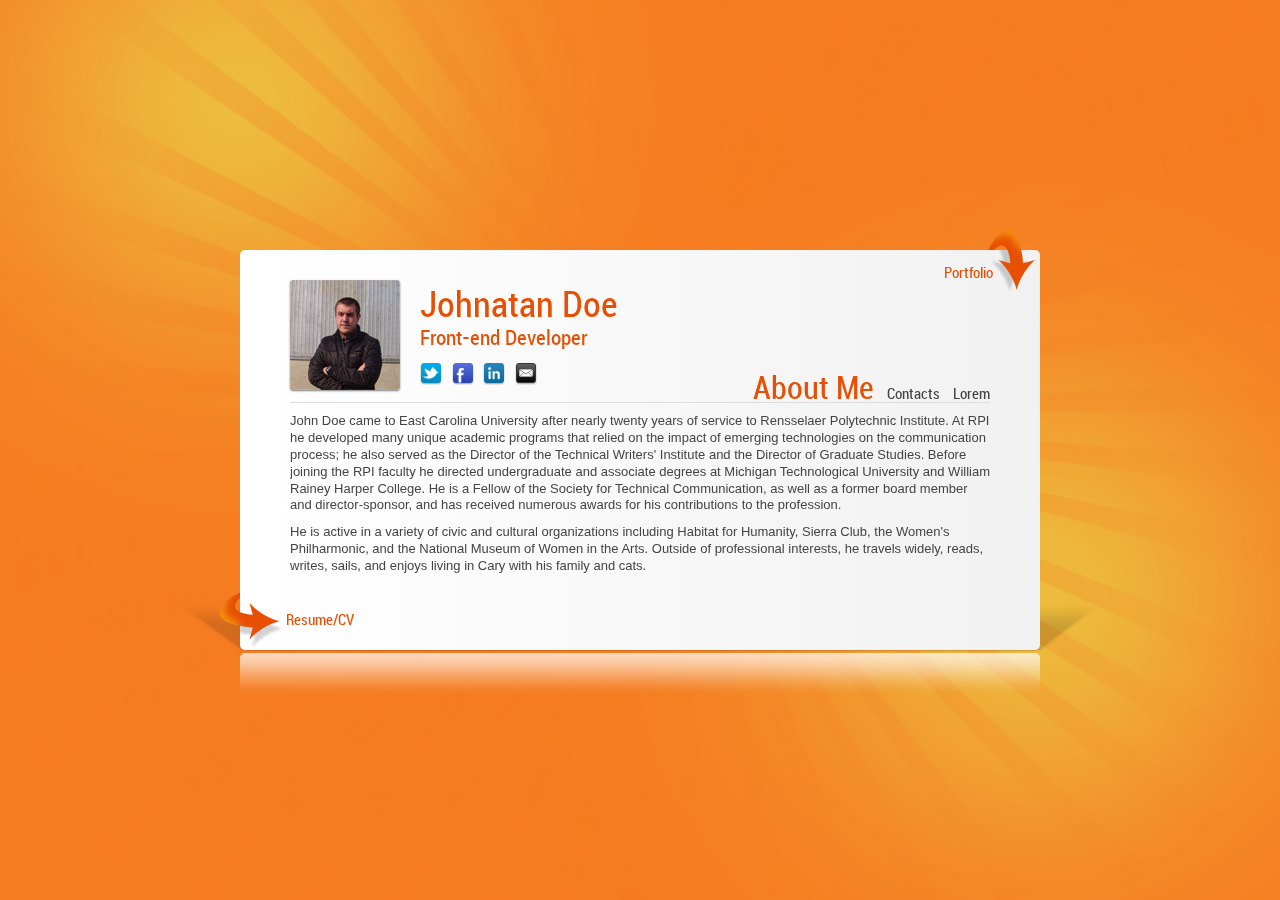
<file: Original Website Templates/Website-Templates-master/Website-Templates-master/Flip Card/flipcard/index.html>
<!DOCTYPE html>
<!--[if lt IE 7]>      <html class="no-js lt-ie9 lt-ie8 lt-ie7"> <![endif]-->
<!--[if IE 7]>         <html class="no-js lt-ie9 lt-ie8"> <![endif]-->
<!--[if IE 8]>         <html class="no-js lt-ie9"> <![endif]-->
<!--[if gt IE 8]><!--> <html class="no-js"> <!--<![endif]-->
<head>
    <meta charset="utf-8">
    <meta http-equiv="X-UA-Compatible" content="IE=edge,chrome=1">
    <title>Flip Card - Premium Virtual Business Card Template</title>
    <meta name="description" content="">
    <meta name="viewport" content="width=device-width, initial-scale=1, maximum-scale=1">
    <!-- Place favicon.ico and apple-touch-icon.png in the root directory -->
    <link rel="stylesheet" href="css/normalize.css">
    <link rel="stylesheet" href="css/jscrollpane.css">
    <link rel="stylesheet" href="prettyphoto/css/prettyPhoto.css">
    <link rel="stylesheet" href="css/flipcard.css">
    <link rel="stylesheet" href="css/responsive.css">
    <script src="js/vendor/modernizr-2.6.2.min.js"></script>
</head>
<body class="orange">
    <div class="lights-wrap">
        <div class="lights">
            <div class="light light-lt"></div>
            <div class="light light-rb"></div>
        </div>
        <div class="background"></div>
    </div>
    
    
    <div class="card-wrap">
        <div class="card-shadow"></div>
        <div class="card-reflection"></div>
        <div class="card-bg"></div>
        <div class="card">
            <!-- Details Page -->
            <div class="card-inner page-details">
                <div class="photo">
                    <!-- 110x110 Photo -->
                    <img src="i/photo.jpg">
                </div>
                <div class="details">
                    <h1>Johnatan Doe</h1>
                    <h3>Front-end Developer</h3>
                    <div class="social">
                        <a href="http://twitter.com/idangerous/" target="_blank" class="social-tw"></a>
                        <a href="http://fb.com/idangero.us/" target="_blank" class="social-fb"></a>
                        <a href="http://linkedin.com" target="_blank" class="social-in"></a>
                        <a href="#" class="social-mail"></a>
                    </div>
                </div>
                <div class="clearfix"></div>
                <div class="tabs-links">
                    <a href="" class="active">About Me</a>
                    <a href="">Contacts</a>
                    <a href="">Lorem</a>
                </div>
                <div class="card-content">
                    <!-- About Me tab -->
                    <div class="tab active">
                        <p>John Doe came to East Carolina University after nearly twenty years of service to Rensselaer Polytechnic Institute. At RPI he developed many unique academic programs that relied on the impact of emerging technologies on the communication process; he also served as the Director of the Technical Writers' Institute and the Director of Graduate Studies. Before joining the RPI faculty he directed undergraduate and associate degrees at Michigan Technological University and William Rainey Harper College. He is a Fellow of the Society for Technical Communication, as well as a former board member and director-sponsor, and has received numerous awards for his contributions to the profession.</p> 
                        <p>He is active in a variety of civic and cultural organizations including Habitat for Humanity, Sierra Club, the Women's Philharmonic, and the National Museum of Women in the Arts. Outside of professional interests, he travels widely, reads, writes, sails, and enjoys living in Cary with his family and cats. </p>
                    </div>
                    <!-- Contacts Tab -->
                    <div class="tab">
                        <div class="col-vcard">
                            <h4 class="title">vCard</h4>
                            <div class="vcard">
                              <div class="adr">
                                <div class="street-address">114 Second Lane Street</div>
                                <span class="locality">Rostov-na-Donu</span>, <span class="postal-code">344013</span>
                                <div class="country-name">Russian Federation</div>
                              </div>
                              <div class="tel"> <span class="type">Work</span> +7-863-246-3608 </div>
                              <div class="tel"> <span class="type">Fax</span> +7-863-246-3608 </div>
                              <div>Email: <span class="email">demo@idangero.us</span> </div>
                              <div>Website: <a href="http://www.idangero.us" class="url">www.idangero.us</a> </div>
                            </div>
                        </div>
                        <div class="col-form">
                            <h4 class="title">Say "Hello!"</h4>
                            <form class="contact-form">
                                <p><input class="default" type="text" id="email" value="Your Email..."></p>
                                <p><textarea class="default">Your message...</textarea></p>
                                <p style="margin:0"><input type="submit" value="Send"></p>
                            </form>
                        </div>
                        <div class="clearfix"></div>
                    </div>
                    <!-- Other Tab -->
                    <div class="tab">
                        <p>Maecenas auctor mollis mauris condimentum malesuada. Vivamus adipiscing, risus nec luctus eleifend, orci lorem elementum diam, at venenatis ipsum eros vulputate neque. Nullam imperdiet viverra turpis, eu viverra ante blandit eget. Pellentesque habitant morbi tristique senectus et netus et malesuada fames ac turpis egestas.</p> 
                        <p>Mauris aliquet accumsan sem, ac vestibulum tellus ultricies eget. Maecenas eleifend eleifend auctor. Phasellus blandit laoreet nulla sit amet pellentesque. Duis scelerisque egestas nunc, eu placerat orci dictum quis. Sed rhoncus sollicitudin porttitor. Cras porttitor commodo ligula, a volutpat arcu rhoncus et. Mauris sed odio ut orci tincidunt lobortis at in eros.</p>
                        <p>Donec sit amet interdum nunc. Maecenas ante magna, auctor nec porta eleifend, lacinia ac lectus. Aenean gravida egestas arcu in feugiat. Morbi vitae arcu et eros mollis suscipit.</p> 
                        <p>Cras dolor purus, mollis vitae posuere non, pretium at dolor. Vestibulum ante ipsum primis in faucibus orci luctus et ultrices posuere cubilia Curae; Nulla facilisi. Fusce vel lacus arcu. Cras in justo nunc, vel eleifend justo. Sed ut quam felis. In hac habitasse platea dictumst. Vestibulum eu mauris non dolor congue gravida.</p>
                    </div>
                    
                </div>
            </div>
            
            <!-- Portfolio Page -->
            <div class="card-inner page-portfolio">
                
               <h3 class="title">Portfolio</h3>
               <div class="scrollPane">
               	  <!-- Portfolio Item -->
                  <div class="folio-item">
                      <a title="iDangero.us Chop Slider 3" rel="prettyPhoto" href="i/demo/cs3-big.jpg"><img src="i/demo/cs3-s.jpg"></a>
                  </div>
                  
                  <!-- Item with Youtube or Vimeo video should have additional "video-item" class-->
                  <div class="folio-item video-item">
                      <a title="EAT" rel="prettyPhoto" href="http://vimeo.com/27243869"><img src="i/demo/eat-s.jpg"></a>
                  </div>
                  
                  <div class="folio-item">
                      <a title="iDangero.us Chop Slider 3" rel="prettyPhoto" href="i/demo/cs3-big.jpg"><img src="i/demo/cs3-s.jpg"></a>
                  </div>
                  <div class="folio-item video-item">
                      <a title="David Guetta - She Wolf (Lyrics Video) ft. Sia" rel="prettyPhoto" href="http://www.youtube.com/watch?v=uweWiCLT8Eg"><img src="i/demo/david-s.jpg"></a>
                  </div>
                  <div class="folio-item">
                      <a title="iDangero.us" rel="prettyPhoto" href="i/demo/id-big.jpg"><img src="i/demo/id-s.jpg"></a>
                  </div>
                  
                  
                  <div class="folio-item">
                      <a title="iDangero.us" rel="prettyPhoto" href="i/demo/id-big.jpg"><img src="i/demo/id-s.jpg"></a>
                  </div>
                  <div class="folio-item">
                      <a title="iDangero.us Chop Slider 3" rel="prettyPhoto" href="i/demo/cs3-big.jpg"><img src="i/demo/cs3-s.jpg"></a>
                  </div>
                  <div class="folio-item video-item">
                      <a title="EAT" rel="prettyPhoto" href="http://vimeo.com/27243869"><img src="i/demo/eat-s.jpg"></a>
                  </div>
                  <div class="folio-item">
                      <a title="iDangero.us Chop Slider 3" rel="prettyPhoto" href="i/demo/cs3-big.jpg"><img src="i/demo/cs3-s.jpg"></a>
                  </div>
                  <div class="folio-item video-item">
                      <a title="David Guetta - She Wolf (Lyrics Video) ft. Sia" rel="prettyPhoto" href="http://www.youtube.com/watch?v=uweWiCLT8Eg"><img src="i/demo/david-s.jpg"></a>
                  </div>
                  
                  <div class="folio-item">
                      <a title="iDangero.us Chop Slider 3" rel="prettyPhoto" href="i/demo/cs3-big.jpg"><img src="i/demo/cs3-s.jpg"></a>
                  </div>
                  <div class="folio-item video-item">
                      <a title="EAT" rel="prettyPhoto" href="http://vimeo.com/27243869"><img src="i/demo/eat-s.jpg"></a>
                  </div>
                  <div class="folio-item">
                      <a title="iDangero.us Chop Slider 3" rel="prettyPhoto" href="i/demo/cs3-big.jpg"><img src="i/demo/cs3-s.jpg"></a>
                  </div>
                  <div class="folio-item video-item">
                      <a title="David Guetta - She Wolf (Lyrics Video) ft. Sia" rel="prettyPhoto" href="http://www.youtube.com/watch?v=uweWiCLT8Eg"><img src="i/demo/david-s.jpg"></a>
                  </div>
                  <div class="folio-item">
                      <a title="iDangero.us" rel="prettyPhoto" href="i/demo/id-big.jpg"><img src="i/demo/id-s.jpg"></a>
                  </div>
                  
                  <div class="clearfix"></div>
                </div>
            </div>
            
            <!-- Resume Page -->
            <div class="card-inner page-cv">
                <div class="scrollPane">
                    <div class="col-half">
                        <h3 class="title">Personal Details</h3>
                        <div class="personal">
                            <p><b>Name:</b> <i>John iDangerous Doe</i></p>
                            <p><b>Day of Birth:</b> <i>3rd June 1986</i></p>
                            <p><b>Nationality:</b> <i>Russian</i></p>
                            <p><b>Adress:</b> <i>114 Second Lane str, Rostov-na-Donu city, Russia</i></p>
                            <p><b>Phone:</b> <i>+7-908-111-2233</i></p>
                            <p><b>Email:</b> <i>demo@idangero.us</i></p>
                        </div>
                    </div>
                    <div class="col-half last">
                        <h3 class="title">Professional Skills</h3>
                        <div class="skill" data-skill="70">Photoshop</div>
                        <div class="skill" data-skill="90">Dreamweaver</div>
                        <div class="skill" data-skill="20">Flash</div>
                        <div class="skill" data-skill="65">Wordpress</div>
                        <div class="skill" data-skill="95">HTML</div>
                        <div class="skill" data-skill="95">CSS</div>
                        <div class="skill" data-skill="55">PHP</div>
                    </div>
                    <div class="clearfix"></div>
                    <div class="col-half">
                        <h3 class="title">Education</h3>
                        <div class="cv-item">
                            <h3>High School <span>2002-2006</span></h3>
                            <div>Nulla facilisi. Fusce vel lacus arcu. Cras in justo nunc, vel eleifend justo</div>
                        </div>
                        <div class="cv-item">
                            <h3>iDangero.us State University <span>2006-2011</span></h3>
                            <h4><span>Web Designer</span></h4>
                            <div>Nulla facilisi. Fusce vel lacus arcu. Cras in justo nunc, vel eleifend justo</div>
                        </div>
                    </div>
                    <div class="col-half last">
                        <h3 class="title">Work Experience</h3>
                        <div class="cv-item">
                            <h3>Toys Factory <span>2009-2011</span></h3>
                            <h4><span>Carrier</span></h4>
                            <div>Nulla facilisi. Fusce vel lacus arcu. Cras in justo nunc, vel eleifend justo</div>
                        </div>
                        <div class="cv-item">
                            <h3>iDangero.us <span>2011-Present</span></h3>
                            <h4><span>Front-end Developer</span></h4>
                            <div>Nulla facilisi. Fusce vel lacus arcu. Cras in justo nunc, vel eleifend justo</div>
                        </div>
                        
                    </div>
                    <div class="clearfix"></div>
                </div>
            </div>
            
        </div>
        <div class="arrow arrow-tr"><a href=""></a></div>
        <div class="arrow arrow-bl"><a href=""></a></div>
    </div>
    
    <!-- Scripts -->
    <script src="//ajax.googleapis.com/ajax/libs/jquery/1.8.1/jquery.min.js"></script>
    <script>window.jQuery || document.write('<script src="js/vendor/jquery-1.8.1.min.js"><\/script>')</script>
    <script src="js/plugins.js"></script>
    <script src="js/flipcard.js"></script>
   
</body>
</html>
</file>
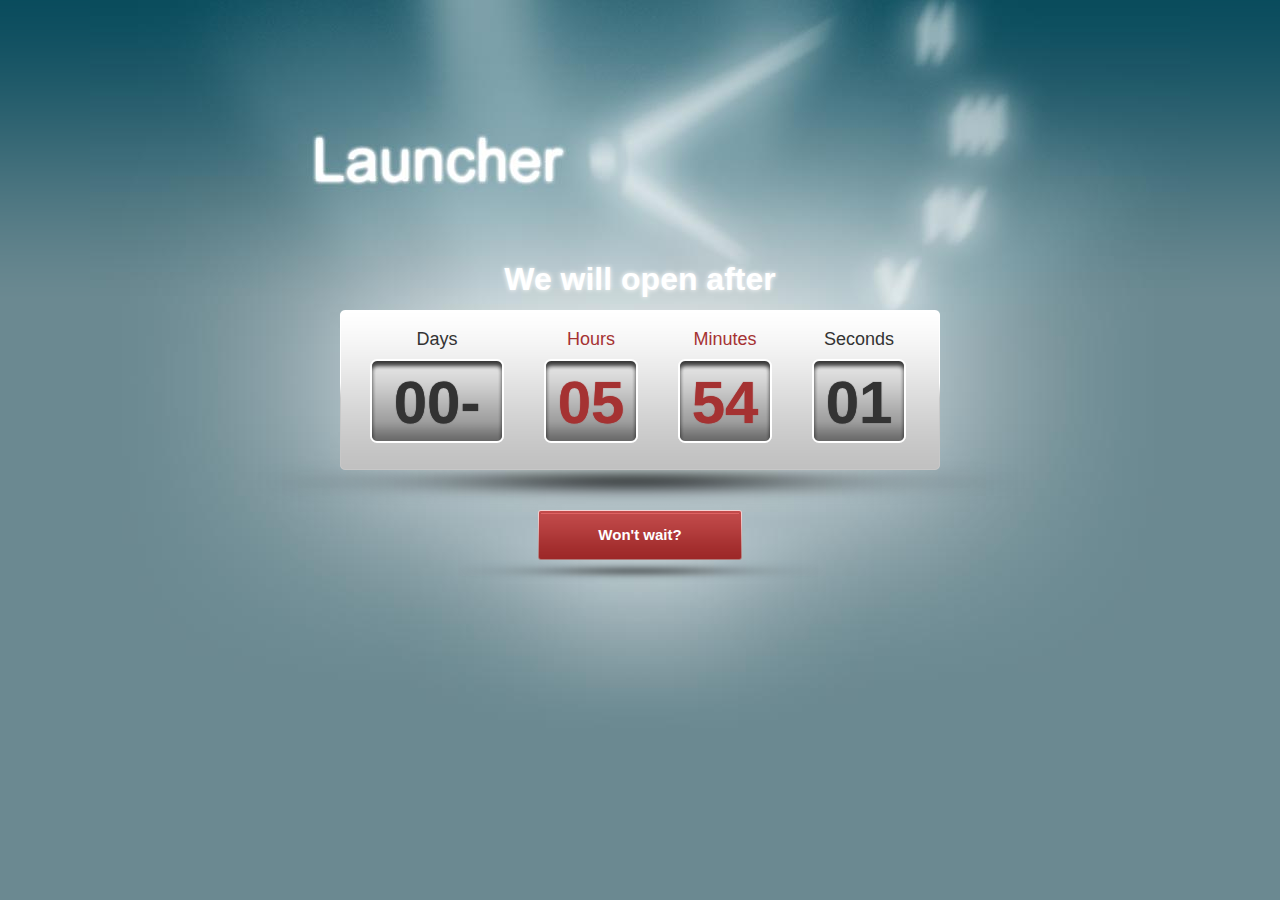
<file: Original Website Templates/Website-Templates-master/Website-Templates-master/Launcher/launcher/index.html>
<!DOCTYPE html PUBLIC "-//W3C//DTD XHTML 1.0 Transitional//EN" "http://www.w3.org/TR/xhtml1/DTD/xhtml1-transitional.dtd">
<html xmlns="http://www.w3.org/1999/xhtml">
<head>
<meta http-equiv="Content-Type" content="text/html; charset=utf-8" />
<link rel="stylesheet" type="text/css" href="css/launcher.css" />
<script type="text/javascript" src="scripts/jquery-1.4.4.min.js"></script>
<script type="text/javascript" src="scripts/launcher.js"></script>
<script type="text/javascript">
var isIE6=false;
</script>
<!--[if IE 6]>
<link rel="stylesheet" type="text/css" href="css/ie6.css" />
<script type="text/javascript">
var isIE6=true;
</script>
<![endif]-->
<title>Launcher</title>
</head>
<body>
<div id="background"></div>
<div id="wrapper">
  <div class="clock">
    <h1 class="will-open">We will open after</h1>
    <div class="clock-inner">
      <div class="divider">:</div>
      <div class="days">
        <p>Days</p>
        <div class="d-bg">
          <div class="d-wrap">
            <div class="day" style="top:0px;"></div>
          </div>
          <div class="mask3"></div>
        </div>
      </div>
      <div class="hours">
        <p>Hours</p>
        <div class="h-bg">
          <div class="h-wrap">
            <div class="hour" style="top:0px;"></div>
          </div>
          <div class="mask2"></div>
        </div>
      </div>
      <div class="minutes">
        <p>Minutes</p>
        <div class="m-bg">
          <div class="m-wrap">
            <div class="minute" style="top:0px;"></div>
          </div>
          <div class="mask2"></div>
        </div>
      </div>
      <div class="seconds">
        <p>Seconds</p>
        <div class="s-bg">
          <div class="s-wrap">
            <div class="second1" style="top:0px;"></div>
            <div class="second2" style="top:0px;"></div>
          </div>
          <div class="mask2"></div>
        </div>
      </div>
    </div>
  </div>
  <div class="button-bg"> <span id="openContent" class="button-l"><span class="button-m"><span style="padding:0px 60px" class="button">Won't wait?</span></span></span> </div>
  <div class="content-wrap">
    <div class="content-top">
      <div class="content-bot">
        <div class="content-mid">
          <div class="left-col">
            <h2 class="heading" style="color:#555">About Launcher</h2>
            <ul class="ul-links">
              <li><a class="popup" href="#wil">What is Launcher</a></li>
              <li><a class="popup" href="#why_wait">Why you should wait</a></li>
              <li><a class="popup" href="#products">Launcher featured products</a></li>
              <li><a class="popup" href="#services">Launcher Services</a></li>
              <li><a class="popup" href="#contacts">How to find us</a></li>
              <li><a class="popup" href="#lorem">Lorem ipsum dolor</a></li>
            </ul>
          </div>
          <div class="right-col">
            <h2 class="heading">Be the first to know</h2>
            <p>Give us your email address and we will inform you when our site will open:</p>
            <div class="sendEmail">
              <input value="Your email here" type="text" id="email" onkeyup="validateEmail()" size="20" />
              <span class="button-l" id="sendEmail"><span class="button-m"><span style="padding:0px 40px" class="button">Send</span></span></span>
              <div class="message-status"></div>
            </div>
            <div class="clear"></div>
            <h2 class="heading">Launcher.Social</h2>
            <div class="bar-icons"> 
              <a href="#"> <img class="bar-icon" src="images/social/twitter.png" width="40" alt="Twitter" title="Twitter" /> <span>Twitter</span> </a> 
              <a href="#"> <img class="bar-icon" src="images/social/facebook.png" width="40" height="63" alt="Facebook" title="Facebook" /> <span>Facebook</span> </a> 
              <a href="#"> <img class="bar-icon" src="images/social/flickr.png" width="40" height="63" alt="Flickr" title="Flickr" /> <span>Flickr</span> </a> 
              <a href="#"> <img class="bar-icon" src="images/social/delicious.png" width="40" height="63" alt="Delicious" title="Delicious" /> <span>Delicious</span> </a> 
              <a href="#"> <img class="bar-icon" src="images/social/blogger.png" width="40" height="63" alt="Blogger" title="Blogger" /> <span>Blogger</span> </a> 
              <a href="#"> <img class="bar-icon" src="images/social/myspace.png" width="40" height="63" alt="My Space" title="My Space" /> <span>My&nbsp;Space</span> </a> 
              <a href="#"> <img class="bar-icon" src="images/social/digg.png" width="40" height="63" alt="DIGG" title="DIGG" /> <span>DIGG</span> </a> 
              <a href="#"> <img class="bar-icon" src="images/social/ytube.png" width="40" height="63" alt="YouTube" title="YouTube" /> <span>You&nbsp;Tube</span> </a> </div>
          </div>
          <div class="clear"></div>
        </div>
      </div>
    </div>
  </div>
</div>
<div class="dark-layer"></div>
<div id="popup"> 
  <img class="close-popup" src="images/layouts/close.png" width="32" height="32" alt="X" />
  <div class="popup-content"></div>
</div>
<div style="display:none;" class="dummy-block"></div>
</body>
</html>
</file>
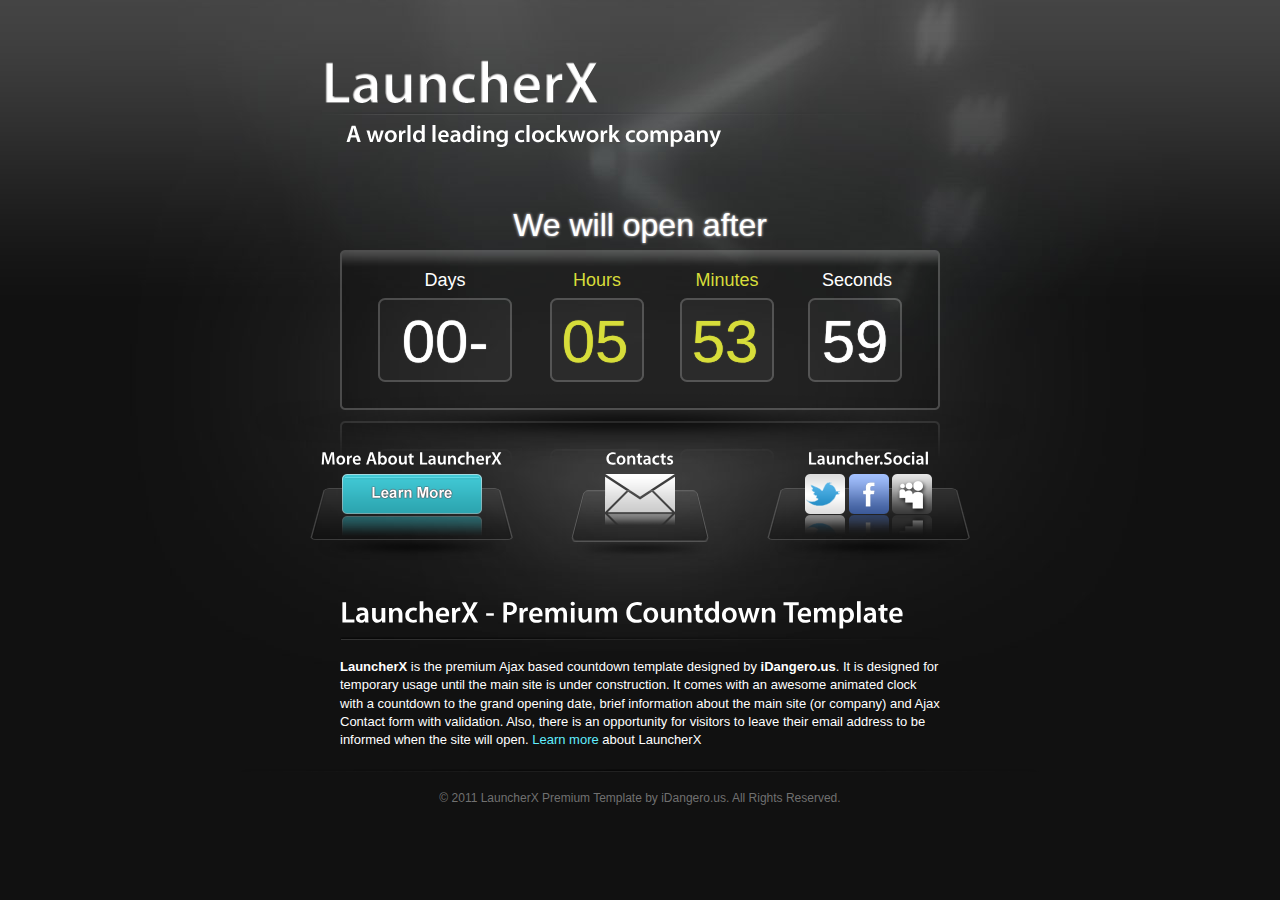
<file: Original Website Templates/Website-Templates-master/Website-Templates-master/LauncherX/launcher-x/index.html>
<!DOCTYPE HTML>
<html>
<head>
<meta http-equiv="Content-Type" content="text/html; charset=utf-8" />
<link rel="stylesheet" type="text/css" href="css/launcher-black.css" />
<link rel="stylesheet" type="text/css" href="css/clock-glass.css" />
<script type="text/javascript" src="scripts/jquery-1.5.1.min.js"></script>
<script type="text/javascript" src="scripts/cufon-yui.js"></script>
<script type="text/javascript" src="scripts/Myriad_Pro_400-Myriad_Pro_600.font.js"></script>
<script type="text/javascript" src="scripts/launcher.js"></script>
<script type="text/javascript">
	Cufon.replace('.cufoned');
</script>
<!--[if IE 6]>
<link rel="stylesheet" type="text/css" href="css/ie6.css" />
<script type="text/javascript">
isIE6=true;
</script>
<![endif]-->
<title>LauncherX</title>
</head>
<body class="black">
<div id="background"></div>
<div id="wrapper">
  <div id="logo"></div>
  <div class="clock">
    <h1 class="will-open">We will open after</h1>
    <div class="clock-inner">
      <div class="divider">:</div>
      <div class="days">
        <p>Days</p>
        <div class="d-bg">
          <div class="d-wrap">
            <div class="day" style="top:0px;"></div>
          </div>
          <div class="mask3"></div>
        </div>
      </div>
      <div class="hours">
        <p>Hours</p>
        <div class="h-bg">
          <div class="h-wrap">
            <div class="hour" style="top:0px;"></div>
          </div>
          <div class="mask2"></div>
        </div>
      </div>
      <div class="minutes">
        <p>Minutes</p>
        <div class="m-bg">
          <div class="m-wrap">
            <div class="minute" style="top:0px;"></div>
          </div>
          <div class="mask2"></div>
        </div>
      </div>
      <div class="seconds">
        <p>Seconds</p>
        <div class="s-bg">
          <div class="s-wrap">
            <div class="second1" style="top:0px;"></div>
            <div class="second2" style="top:0px;"></div>
          </div>
          <div class="mask2"></div>
        </div>
      </div>
    </div>
    <div class="clock-mirror"></div>
  </div>
  <div class="glass-panes">
    <div class="glass-pane big-pane">
      <h3 class="glass-title cufoned">More About LauncherX</h3>
      <a class="openContent" href="#">
        <img src="images/layouts-red/glass-button.png" width="140" alt="Learn More">
      </a>
    </div>
    <div class="glass-pane small-pane">
      <h3 class="glass-title cufoned">Contacts</h3>
      <a class="popup" href="#contacts">
        <img src="images/icons/contacts.png" width="70" alt="Contacts">
      </a>
    </div>
    <div class="glass-pane big-pane" style="margin-right:0px;">
      <h3 class="glass-title cufoned">Launcher.Social</h3>
      <a href="#" class="soc-icon"><img src="images/icons/twitter.png" width="40"  alt="Twitter"></a>
      <a href="#" class="soc-icon"><img src="images/icons/facebook.png" width="40" alt="Facebook"></a>
      <a href="#" class="soc-icon"><img src="images/icons/myspace.png" width="40" alt="Myspace"></a>
    </div>
    <div class="clear"></div>
  </div>
  <div class="home-content">
    <h2 class="home-heading cufoned">LauncherX - Premium Countdown Template</h2>
    <p><strong>LauncherX</strong> is the premium Ajax based countdown template designed by <strong>iDangero.us</strong>. It is designed for temporary usage until the main site is under construction. It comes with an awesome animated clock with a countdown to the grand opening date, brief information about the main site (or company) and Ajax Contact form with validation. Also, there is an opportunity for visitors to leave their email address to be informed when the site will open. <a class="openContent" href="#">Learn more</a> about LauncherX</p>
  </div>
  <div class="footer">
    <p>&copy; 2011 LauncherX Premium Template by iDangero.us. All Rights Reserved.</p>
  </div>
  <div class="content-wrap">
    <div class="content-top">
      <div class="content-bot">
        <div class="content-mid">
          <div class="left-col">
            <h2 class="heading cufoned" style="color:#555">About LauncherX</h2>
            <ul class="ul-links">
              <li><a class="popup" href="#about">What is LauncherX</a></li>
              <li><a class="popup" rel="600" href="#features">LauncherX Features</a></li>
              <li><a class="popup" rel="500" href="#browsers">Browser Compatibility</a></li>
              <li><a class="popup" href="#contacts">Ajax Contact Form</a></li>
              <li><a class="popup" href="#lorem">Lorem Ipsum Dolor</a></li>
              <li><a class="popup" href="#ipsum">Phasellus Nulla</a></li>
            </ul>
          </div>
          <div class="right-col">
            <h2 class="heading cufoned">Be the first to know</h2>
            <p>Give us your email address and we will inform you when our site will open:</p>
            <div class="sendEmail">
              <input value="Your email here" type="text" id="email" onkeyup="validateEmail('#email')" size="20" />
              <span class="button-l" id="sendEmail"><span class="button-m"><span style="padding:0px 40px" class="button">Send</span></span></span>
              <div class="message-status"></div>
              <div class="clear"></div>
            </div>
            <h2 class="heading cufoned">Some additional content</h2>
            <p style="text-align:justify">Lorem ipsum dolor sit amet, consectetur adipiscing elit. Proin id mi massa. Aliquam eleifend justo non sapien dapibus vehicula. Curabitur et nisl nunc, nec porta dolor. Curabitur eu <a href="#about" class="popup">lobortis</a> nisi. Mauris ullamcorper enim vel ipsum pellentesque ultricies. Sed erat erat, blandit sed posuere et, egestas eu diam. Mauris gravida condimentum quam, nec condimentum leo vestibulum vel. Aenean libero ipsum, elementum id iaculis vel, imperdiet varius dui.</p>
          </div>
          <div class="clear"></div>
        </div>
      </div>
    </div>
  </div>
</div>
<div class="dark-layer"></div>
<div id="popup"> 
  <img class="close-popup" src="images/common/close.png" width="32" height="32" alt="X" />
  <div class="popup-content"></div>
</div>
<div style="display:none;" class="dummy-block"></div>
</body>
</html>
</file>
<file: Original Website Templates/global-master/global-master/assets/css/main.css>
@font-face{font-family:'Montserrat';src:url("fonts/Montserrat-Black.eot");src:local("☺"),url("fonts/Montserrat-Black.woff") format("woff"),url("fonts/Montserrat-Black.ttf") format("truetype"),url("fonts/Montserrat-Black.svg") format("svg");font-weight:900;font-style:normal}@font-face{font-family:'Montserrat';src:url("fonts/Montserrat-Bold.eot");src:local("☺"),url("fonts/Montserrat-Bold.woff") format("woff"),url("fonts/Montserrat-Bold.ttf") format("truetype"),url("fonts/Montserrat-Bold.svg") format("svg");font-weight:700;font-style:normal}@font-face{font-family:'Montserrat';src:url("fonts/Montserrat-Regular.eot");src:local("☺"),url("fonts/Montserrat-Regular.woff") format("woff"),url("fonts/Montserrat-Regular.ttf") format("truetype"),url("fonts/Montserrat-Regular.svg") format("svg");font-weight:400;font-style:normal}@font-face{font-family:'Montserrat';src:url("fonts/Montserrat-Light.eot");src:local("☺"),url("fonts/Montserrat-Light.woff") format("woff"),url("fonts/Montserrat-Light.ttf") format("truetype"),url("fonts/Montserrat-Light.svg") format("svg");font-weight:300;font-style:normal}/*! normalize.css v3.0.2 | MIT License | git.io/normalize */html{font-family:sans-serif;-ms-text-size-adjust:100%;-webkit-text-size-adjust:100%}body{margin:0}article,aside,details,figcaption,figure,footer,header,hgroup,main,menu,nav,section,summary{display:block}audio,canvas,progress,video{display:inline-block;vertical-align:baseline}audio:not([controls]){display:none;height:0}[hidden],template{display:none}a{background-color:transparent}a:active,a:hover{outline:0}abbr[title]{border-bottom:1px dotted}b,strong{font-weight:bold}dfn{font-style:italic}h1{font-size:2em;margin:0.67em 0}mark{background:#ff0;color:#000}small{font-size:80%}sub,sup{font-size:75%;line-height:0;position:relative;vertical-align:baseline}sup{top:-0.5em}sub{bottom:-0.25em}img{border:0}svg:not(:root){overflow:hidden}figure{margin:1em 40px}hr{box-sizing:content-box;height:0}pre{overflow:auto}code,kbd,pre,samp{font-family:monospace, monospace;font-size:1em}button,input,optgroup,select,textarea{color:inherit;font:inherit;margin:0}button{overflow:visible}button,select{text-transform:none}button,html input[type="button"],input[type="reset"],input[type="submit"]{-webkit-appearance:button;cursor:pointer}button[disabled],html input[disabled]{cursor:default}button::-moz-focus-inner,input::-moz-focus-inner{border:0;padding:0}input{line-height:normal}input[type="checkbox"],input[type="radio"]{box-sizing:border-box;padding:0}input[type="number"]::-webkit-inner-spin-button,input[type="number"]::-webkit-outer-spin-button{height:auto}input[type="search"]{-webkit-appearance:textfield;box-sizing:content-box}input[type="search"]::-webkit-search-cancel-button,input[type="search"]::-webkit-search-decoration{-webkit-appearance:none}fieldset{border:1px solid #c0c0c0;margin:0 2px;padding:0.35em 0.625em 0.75em}legend{border:0;padding:0}textarea{overflow:auto}optgroup{font-weight:bold}table{border-collapse:collapse;border-spacing:0}td,th{padding:0}::-moz-selection{background:#FFF498}::selection{background:#FFF498}::-moz-selection{background:#FFF498}img::-moz-selection{background:transparent}img::selection{background:transparent}img::-moz-selection{background:transparent}body{-webkit-tap-highlight-color:#FFF498}body{background-color:#0c0c0c;font-size:14px;line-height:1.6;font-family:"Montserrat",sans-serif;color:#fff;-webkit-font-smoothing:antialiased;-webkit-text-size-adjust:100%}.l-viewport{position:relative;width:100%;height:100vh;box-shadow:0 0 45px 5px rgba(0,0,0,0.85);overflow:hidden}.l-wrapper{position:relative;width:1440px;max-width:90%;height:100%;margin:0 auto}.l-side-nav{position:absolute;left:0;display:-webkit-box;display:-webkit-flex;display:-ms-flexbox;display:flex;height:100%;-webkit-box-align:center;-webkit-align-items:center;-ms-flex-align:center;align-items:center}.l-side-nav::before{content:"";position:absolute;top:50%;left:0;-webkit-transform:translateY(-50%);transform:translateY(-50%);width:2px;height:70%;max-height:750px;background-color:#555;opacity:.35;z-index:10}@media (max-width: 1180px){.l-side-nav{display:none}}.l-main-content{position:relative;width:100%;height:100%;margin:0;padding:0;list-style:none}.l-section{position:absolute;width:100%;height:100%}.device-notification{display:none;position:fixed;top:0;left:0;width:100%;height:100%;-webkit-box-orient:vertical;-webkit-box-direction:normal;-webkit-flex-direction:column;-ms-flex-direction:column;flex-direction:column;-webkit-box-align:center;-webkit-align-items:center;-ms-flex-align:center;-ms-grid-row-align:center;align-items:center;-webkit-box-pack:center;-webkit-justify-content:center;-ms-flex-pack:center;justify-content:center;background-color:#0c0c0c;z-index:12}.device-notification--logo{display:-webkit-box;display:-webkit-flex;display:-ms-flexbox;display:flex;-webkit-box-align:center;-webkit-align-items:center;-ms-flex-align:center;align-items:center;text-decoration:none;color:#fff}.device-notification--logo p{margin:0 0 0 10px;font-size:16px;font-weight:700;text-transform:uppercase}.device-notification--message{width:70%;margin:30px 0 0 0;font-weight:700;text-align:center}@media (max-width: 767px) and (min-width: 601px) and (max-height: 680px){.device-notification{display:-webkit-box;display:-webkit-flex;display:-ms-flexbox;display:flex}}@media (max-width: 600px) and (min-width: 480px) and (max-height: 580px){.device-notification{display:-webkit-box;display:-webkit-flex;display:-ms-flexbox;display:flex}}@media (max-width: 736px) and (min-width: 360px) and (orientation: landscape){.device-notification{display:-webkit-box;display:-webkit-flex;display:-ms-flexbox;display:flex}}@media(max-width: 359px){.device-notification{display:-webkit-box;display:-webkit-flex;display:-ms-flexbox;display:flex}}.section{opacity:0;visibility:hidden;-webkit-transition:opacity .4s ease-in-out,visibility 0s .4s;transition:opacity .4s ease-in-out,visibility 0s .4s}.section--is-active{opacity:1;visibility:visible;z-index:1;-webkit-transition:opacity .4s ease-in-out .4s;transition:opacity .4s ease-in-out .4s}.section--next{-webkit-transform:translateY(-45px);transform:translateY(-45px);-webkit-transition:-webkit-transform .4s ease-in-out;transition:-webkit-transform .4s ease-in-out;transition:transform .4s ease-in-out;transition:transform .4s ease-in-out, -webkit-transform .4s ease-in-out}.section--prev{-webkit-transform:translateY(45px);transform:translateY(45px);-webkit-transition:-webkit-transform .4s ease-in-out;transition:-webkit-transform .4s ease-in-out;transition:transform .4s ease-in-out;transition:transform .4s ease-in-out, -webkit-transform .4s ease-in-out}.header{position:absolute;top:0;left:0;display:-webkit-box;display:-webkit-flex;display:-ms-flexbox;display:flex;width:100%;height:70px;-webkit-box-align:center;-webkit-align-items:center;-ms-flex-align:center;align-items:center;-webkit-box-pack:justify;-webkit-justify-content:space-between;-ms-flex-pack:justify;justify-content:space-between;z-index:10}.header--logo{display:-webkit-box;display:-webkit-flex;display:-ms-flexbox;display:flex;-webkit-box-align:center;-webkit-align-items:center;-ms-flex-align:center;align-items:center;text-decoration:none;color:#fff}.header--logo p{margin:0 0 0 10px;font-size:16px;font-weight:700;text-transform:uppercase}.header--nav-toggle{display:-webkit-box;display:-webkit-flex;display:-ms-flexbox;display:flex;width:50px;height:50px;-webkit-box-orient:vertical;-webkit-box-direction:normal;-webkit-flex-direction:column;-ms-flex-direction:column;flex-direction:column;-webkit-box-align:center;-webkit-align-items:center;-ms-flex-align:center;align-items:center;-webkit-box-pack:center;-webkit-justify-content:center;-ms-flex-pack:center;justify-content:center;cursor:pointer}.header--nav-toggle span,.header--nav-toggle::before,.header--nav-toggle::after{content:"";position:relative;width:16px;height:2px;background-color:#fff}.header--nav-toggle::before{bottom:5px;width:23px}.header--nav-toggle::after{top:5px;width:23px}.header--cta{position:absolute;top:50%;left:50%;-webkit-transform:translate(-50%, -50%);transform:translate(-50%, -50%);padding:0 20px;line-height:30px;text-decoration:none;color:#fff;font-weight:700;text-transform:uppercase;background-color:#0f33ff;border:none;opacity:0;visibility:hidden;-webkit-transition:opacity .4s ease-in-out,visibility 0s .4s;transition:opacity .4s ease-in-out,visibility 0s .4s}.header--cta:focus{outline:none}.header--cta.is-active{opacity:1;visibility:visible;-webkit-transition:opacity .4s ease-in-out .4s;transition:opacity .4s ease-in-out .4s}@media (max-width: 767px){.header--cta{display:none}}.side-nav{position:relative;display:-webkit-box;display:-webkit-flex;display:-ms-flexbox;display:flex;width:100px;height:70%;max-height:750px;-webkit-box-orient:vertical;-webkit-box-direction:normal;-webkit-flex-direction:column;-ms-flex-direction:column;flex-direction:column;-webkit-justify-content:space-around;-ms-flex-pack:distribute;justify-content:space-around;margin:0;padding:0;list-style-position:inside;z-index:10}.side-nav>li{position:relative;top:-5px;color:#fff;font-size:6px;cursor:pointer}.side-nav>li span{position:relative;top:3px;left:10px;color:#fff;font-size:14px;font-weight:300;opacity:0;visibility:hidden}.side-nav>li::before{position:absolute;top:3px;left:10px;color:#555;font-size:14px;font-weight:300}.side-nav li:nth-child(1)::before{content:"01"}.side-nav li:nth-child(2)::before{content:"02"}.side-nav li:nth-child(3)::before{content:"03"}.side-nav li:nth-child(4)::before{content:"04"}.side-nav li:nth-child(5)::before{content:"05"}.side-nav li.is-active{color:#0f33ff;-webkit-transition:color .4s ease-in-out;transition:color .4s ease-in-out}.side-nav li.is-active span{opacity:1;visibility:visible;-webkit-transition:opacity .4s ease-in-out;transition:opacity .4s ease-in-out}.side-nav li.is-active::before{left:-33px;color:#fff}.intro{position:relative;display:-webkit-box;display:-webkit-flex;display:-ms-flexbox;display:flex;width:900px;max-width:75%;height:100%;-webkit-box-orient:vertical;-webkit-box-direction:normal;-webkit-flex-direction:column;-ms-flex-direction:column;flex-direction:column;-webkit-box-pack:center;-webkit-justify-content:center;-ms-flex-pack:center;justify-content:center;margin:0 auto}@media (max-width: 1180px){.intro{max-width:100%}}.intro--banner{position:relative;height:475px}.intro--banner::before{content:"";position:absolute;bottom:20px;left:-15px;right:0;height:2px;background-color:#282828}.intro--banner::after{content:"";position:absolute;bottom:18px;left:0;width:30px;height:4px;background-color:#0f33ff}.intro--banner h1{position:relative;font-size:68px;font-weight:900;line-height:1;z-index:1}.intro--banner button{position:relative;padding:5px 17px 5px 12px;font-weight:700;text-transform:uppercase;background-color:transparent;border:none}.intro--banner button .btn-background{position:absolute;top:0;left:23px;right:0;height:100%;background-color:#0f33ff;z-index:-1;-webkit-transition:left .2s ease-in-out;transition:left .2s ease-in-out}.intro--banner button:hover .btn-background{left:0}.intro--banner button:focus{outline:none}.intro--banner button svg{position:relative;left:5px;width:15px;fill:#fff}.intro--banner img{position:absolute;bottom:21px;right:-12px}.intro--options{display:-webkit-box;display:-webkit-flex;display:-ms-flexbox;display:flex;-webkit-box-pack:justify;-webkit-justify-content:space-between;-ms-flex-pack:justify;justify-content:space-between;margin:0;padding:0;list-style:none}.intro--options>a{max-width:250px;text-decoration:none;color:#282828;-webkit-transition:color .2s ease-in-out;transition:color .2s ease-in-out}.intro--options>a:hover{color:#fff}.intro--options h3{font-size:16px;text-transform:uppercase}.intro--options p{margin-bottom:0}@media (max-width: 900px){.intro--banner{height:380px}.intro--banner h1{font-size:55px}.intro--banner img{width:430px}.intro--options>a{margin-right:30px}.intro--options>a:last-child{margin-right:0}}@media (max-width: 767px){.intro--banner{height:305px}.intro--banner h1{font-size:44px}.intro--banner img{width:330px}.intro--options{display:block}.intro--options>a{display:block;max-width:100%;margin:0 0 30px 0}.intro--options>a:last-child{margin-bottom:0}}@media (max-width: 600px){.intro--banner{height:360px}.intro--banner h1{font-size:55px}.intro--banner img{display:none}}@media (max-width: 600px) and (max-height: 750px){.intro--banner{height:auto}.intro--banner::before,.intro--banner::after{display:none}.intro--banner h1{margin-top:0}.intro--options{display:none}}.work{position:relative;display:-webkit-box;display:-webkit-flex;display:-ms-flexbox;display:flex;width:960px;max-width:80%;height:100%;-webkit-box-orient:vertical;-webkit-box-direction:normal;-webkit-flex-direction:column;-ms-flex-direction:column;flex-direction:column;-webkit-box-pack:center;-webkit-justify-content:center;-ms-flex-pack:center;justify-content:center;margin:0 auto}@media (max-width: 1180px){.work{max-width:100%}}.work h2{margin:0 0 20px 0;font-size:30px;text-align:center}.work--lockup{position:relative}.work--lockup .slider{position:relative;display:-webkit-box;display:-webkit-flex;display:-ms-flexbox;display:flex;width:80%;margin:0 auto;padding:0;list-style:none}.work--lockup .slider--item{position:absolute;display:none;text-align:center}.work--lockup .slider--item a{text-decoration:none;color:#858585}.work--lockup .slider--item-title{margin-top:10px;font-size:12px;font-weight:700;text-transform:uppercase}.work--lockup .slider--item-description{display:none;max-width:250px;margin:0 auto}.work--lockup .slider--item-image{width:150px;height:150px;margin:0 auto;border-radius:50%;overflow:hidden}.work--lockup .slider--item-image img{width:100%}.work--lockup .slider--item-left{top:50%;left:0;-webkit-transform:translateY(-50%);transform:translateY(-50%);display:block}.work--lockup .slider--item-right{top:50%;right:0;-webkit-transform:translateY(-50%);transform:translateY(-50%);display:block}.work--lockup .slider--item-center{position:relative;top:30px;left:50%;-webkit-transform:translateX(-50%);transform:translateX(-50%);display:block}.work--lockup .slider--item-center a{color:#fff}.work--lockup .slider--item-center .slider--item-title{margin-top:25px;font-size:16px}.work--lockup .slider--item-center .slider--item-description{display:block}.work--lockup .slider--item-center .slider--item-image{width:300px;height:300px}.work--lockup .slider--next,.work--lockup .slider--prev{position:absolute;top:160px;display:-webkit-box;display:-webkit-flex;display:-ms-flexbox;display:flex;width:50px;height:50px;-webkit-box-align:center;-webkit-align-items:center;-ms-flex-align:center;align-items:center;-webkit-box-pack:center;-webkit-justify-content:center;-ms-flex-pack:center;justify-content:center;background-color:#282828;border-radius:50%;cursor:pointer}.work--lockup .slider--next svg,.work--lockup .slider--prev svg{width:20px;fill:#fff}.work--lockup .slider--next{right:0}.work--lockup .slider--prev{left:0}@media (max-width: 900px){.work--lockup .slider--item-image{width:120px;height:120px}.work--lockup .slider--item-center .slider--item-image{width:240px;height:240px}.work--lockup .slider--next,.work--lockup .slider--prev{top:130px}}@media (max-width: 767px){.work--lockup .slider{width:75%}.work--lockup .slider--item-image{width:90px;height:90px}.work--lockup .slider--item-center .slider--item-image{width:190px;height:190px}.work--lockup .slider--next,.work--lockup .slider--prev{top:105px}}@media (max-width: 600px){.work--lockup .slider{width:auto}.work--lockup .slider--item-left,.work--lockup .slider--item-right{display:none}}.about{position:relative;display:-webkit-box;display:-webkit-flex;display:-ms-flexbox;display:flex;width:900px;max-width:75%;height:100%;-webkit-box-orient:vertical;-webkit-box-direction:normal;-webkit-flex-direction:column;-ms-flex-direction:column;flex-direction:column;-webkit-box-pack:center;-webkit-justify-content:center;-ms-flex-pack:center;justify-content:center;margin:0 auto}@media (max-width: 1180px){.about{max-width:100%}}.about--banner{position:relative;height:475px}.about--banner::before{content:"";position:absolute;top:20px;left:200px;-webkit-transform:rotate(-25deg);transform:rotate(-25deg);border:5px solid #0f33ff;border-right-color:transparent;border-bottom-color:transparent}.about--banner::after{content:"";position:absolute;top:75px;left:400px;-webkit-transform:rotate(45deg);transform:rotate(45deg);width:10px;height:10px;background-color:#0f33ff}.about--banner h2{position:relative;margin-top:35px;font-size:68px;font-weight:900;line-height:1;z-index:1}.about--banner h2::before{content:"";position:absolute;top:60px;left:268px;width:30px;height:30px;background-color:#0f33ff;border-radius:50%}.about--banner h2::after{content:"";position:absolute;top:255px;left:255px;width:10px;height:10px;background-color:#0f33ff}.about--banner a{padding:5px 17px 5px 0;text-decoration:none;color:#fff;font-weight:700;text-transform:uppercase;background-color:transparent}.about--banner a:hover svg{left:10px}.about--banner a svg{position:relative;left:5px;width:15px;fill:#fff;-webkit-transition:left .2s ease-in-out;transition:left .2s ease-in-out}.about--banner img{position:absolute;bottom:-90px;right:-12px}.about--options{display:-webkit-box;display:-webkit-flex;display:-ms-flexbox;display:flex;max-width:600px;-webkit-box-pack:justify;-webkit-justify-content:space-between;-ms-flex-pack:justify;justify-content:space-between;margin:0;padding:0;list-style:none}.about--options>a{position:relative;width:150px;height:75px;text-decoration:none;color:#fff;border:10px solid #0f33ff;background-position:center;background-size:cover;background-repeat:no-repeat}.about--options>a:nth-child(1){background-image:url("../img/about-winners.jpg")}.about--options>a:nth-child(2){background-image:url("../img/about-philosophy.jpg")}.about--options>a:nth-child(3){background-image:url("../img/about-history.jpg")}.about--options>a:hover h3{bottom:-50px}.about--options h3{position:absolute;bottom:-38px;left:10px;font-size:16px;text-transform:uppercase;-webkit-transition:bottom .2s ease-in-out,left .2s ease-in-out;transition:bottom .2s ease-in-out,left .2s ease-in-out}@media (max-width: 767px){.about--banner{height:305px}.about--banner::before{top:0;left:125px}.about--banner::after{top:35px;left:260px}.about--banner h2{margin-top:10px;font-size:44px}.about--banner h2::before{top:28px;left:168px}.about--banner h2::after{top:163px;left:163px}.about--banner img{width:315px}}@media (max-width: 600px){.about--banner{height:auto}.about--banner::before{left:155px}.about--banner::after{left:310px}.about--banner h2{margin-top:0;font-size:55px}.about--banner h2::before{top:43px;left:214px}.about--banner h2::after{top:205px;left:205px}.about--banner img{display:none}.about--options{display:none}}.contact{position:fixed;top:0;left:0;width:100%;height:100%;background-image:url("../img/contact-visual.png");background-position:center;background-size:cover;background-repeat:no-repeat}.contact--lockup{position:relative;display:-webkit-box;display:-webkit-flex;display:-ms-flexbox;display:flex;width:900px;max-width:75%;height:100%;-webkit-box-align:center;-webkit-align-items:center;-ms-flex-align:center;align-items:center;-webkit-box-pack:end;-webkit-justify-content:flex-end;-ms-flex-pack:end;justify-content:flex-end;margin:0 auto}@media (max-width: 1180px){.contact--lockup{max-width:90%}}@media (max-width: 767px){.contact--lockup{-webkit-box-pack:center;-webkit-justify-content:center;-ms-flex-pack:center;justify-content:center}}.contact--lockup .modal{padding:45px 45px;text-align:center;background-color:#0c0c0c;box-shadow:0 0 30px 0 rgba(0,0,0,0.75)}.contact--lockup .modal--information p,.contact--lockup .modal--information a{display:block;margin:14px 0;text-decoration:none;color:#fff;font-weight:700}.contact--lockup .modal--information p{margin-top:0}.contact--lockup .modal--options{margin:0;padding:0;list-style:none}.contact--lockup .modal--options>li{width:130px;margin:0 auto 25px auto}.contact--lockup .modal--options li:nth-child(1){background-color:#1769ff}.contact--lockup .modal--options li:nth-child(2){background-color:#ea4c89}.contact--lockup .modal--options li:nth-child(3){margin-bottom:0;background-color:#0f33ff;text-transform:uppercase}.contact--lockup .modal--options a{display:block;width:100%;padding:8px 0;text-decoration:none;color:#fff;font-weight:700}.hire{position:relative;display:-webkit-box;display:-webkit-flex;display:-ms-flexbox;display:flex;width:700px;max-width:75%;height:100%;-webkit-box-orient:vertical;-webkit-box-direction:normal;-webkit-flex-direction:column;-ms-flex-direction:column;flex-direction:column;-webkit-box-pack:center;-webkit-justify-content:center;-ms-flex-pack:center;justify-content:center;margin:0 auto}@media (max-width: 1180px){.hire{max-width:100%}}.hire h2{margin:0 0 20px 0;font-size:30px;text-align:center}.work-request{display:-webkit-box;display:-webkit-flex;display:-ms-flexbox;display:flex;width:100%;-webkit-box-orient:vertical;-webkit-box-direction:normal;-webkit-flex-direction:column;-ms-flex-direction:column;flex-direction:column;-webkit-box-align:center;-webkit-align-items:center;-ms-flex-align:center;align-items:center;color:#fff}.work-request input[type="submit"]{width:400px;max-width:100%;line-height:50px;font-size:16px;font-weight:700;text-transform:uppercase;background-color:#0f33ff;border:none;border-radius:0}.work-request input[type="submit"]:focus{outline:none}.work-request--options{display:-webkit-box;display:-webkit-flex;display:-ms-flexbox;display:flex;width:100%;-webkit-box-orient:vertical;-webkit-box-direction:normal;-webkit-flex-direction:column;-ms-flex-direction:column;flex-direction:column;-webkit-box-align:center;-webkit-align-items:center;-ms-flex-align:center;align-items:center;margin:30px 0}.work-request--options .options-a{display:-webkit-box;display:-webkit-flex;display:-ms-flexbox;display:flex;width:100%;-webkit-box-pack:justify;-webkit-justify-content:space-between;-ms-flex-pack:justify;justify-content:space-between}.work-request--options .options-b{display:-webkit-box;display:-webkit-flex;display:-ms-flexbox;display:flex;width:72%;-webkit-flex-wrap:wrap;-ms-flex-wrap:wrap;flex-wrap:wrap;-webkit-justify-content:space-around;-ms-flex-pack:distribute;justify-content:space-around}.work-request--options label{display:block;width:200px;margin-bottom:30px;line-height:50px;font-size:16px;font-weight:700;text-align:center;border:2px solid #fff;cursor:pointer;-webkit-transition:background-color .2s ease-in-out,border-color .2s ease-in-out;transition:background-color .2s ease-in-out,border-color .2s ease-in-out}.work-request--options label svg{position:relative;left:-5px;width:0;fill:#fff;-webkit-transition:width .2s ease-in-out;transition:width .2s ease-in-out}.work-request--options input[type="checkbox"]{display:none}.work-request--options input[type="checkbox"]:checked+label{background-color:#0f33ff;border-color:#0f33ff}.work-request--options input[type="checkbox"]:checked+label svg{width:15px}.work-request--information{display:-webkit-box;display:-webkit-flex;display:-ms-flexbox;display:flex;width:100%;-webkit-box-pack:justify;-webkit-justify-content:space-between;-ms-flex-pack:justify;justify-content:space-between;margin-bottom:60px}.work-request--information .information-name,.work-request--information .information-email{position:relative;width:45%;height:50px;font-size:30px;font-weight:300}.work-request--information input[type="text"],.work-request--information input[type="email"]{width:100%;padding:0 0 5px 0;background-color:transparent;border:none;border-bottom:1px solid #fff;border-radius:0}.work-request--information input[type="text"]:focus,.work-request--information input[type="email"]:focus{outline:none;background-color:#0c0c0c}.work-request--information label{position:absolute;top:0;left:0;pointer-events:none;-webkit-transition:top .2s ease-in-out,font-size .2s ease-in-out;transition:top .2s ease-in-out,font-size .2s ease-in-out}.work-request--information input:focus+label,.work-request--information input.has-value+label{top:-15px;font-size:14px}@media (max-width: 767px){.work-request--options{-webkit-box-orient:horizontal;-webkit-box-direction:normal;-webkit-flex-direction:row;-ms-flex-direction:row;flex-direction:row;-webkit-justify-content:space-around;-ms-flex-pack:distribute;justify-content:space-around}.work-request--options .options-a,.work-request--options .options-b{display:block;width:auto}}@media (max-width: 600px){.work-request--options{margin:20px 0}}@media (max-width: 600px) and (max-width: 415px){.work-request--options{-webkit-box-pack:justify;-webkit-justify-content:space-between;-ms-flex-pack:justify;justify-content:space-between}}@media (max-width: 600px){.work-request--options label{width:150px;margin-bottom:15px;font-size:14px}.work-request--options input[type="checkbox"]:checked+label svg{width:12px}.work-request--information{margin-bottom:30px}.work-request--information .information-name,.work-request--information .information-email{height:40px;font-size:24px}}.perspective{position:relative;width:100%;height:100%;overflow:hidden}.perspective--modalview{position:fixed;-webkit-perspective:1500px;perspective:1500px}.container{position:relative;-webkit-transform:translateZ(0) translateX(0) rotateY(0deg);transform:translateZ(0) translateX(0) rotateY(0deg);min-height:100%;outline:30px solid #0f33ff;-webkit-transition:-webkit-transform .4s;transition:-webkit-transform .4s;transition:transform .4s;transition:transform .4s, -webkit-transform .4s}.modalview .container{position:absolute;width:100%;height:100%;overflow:hidden;-webkit-backface-visibility:hidden;backface-visibility:hidden}.effect-rotate-left .container{-webkit-transform-origin:0% 50%;transform-origin:0% 50%;-webkit-transition:-webkit-transform .4s;transition:-webkit-transform .4s;transition:transform .4s;transition:transform .4s, -webkit-transform .4s}.effect-rotate-left--animate .container{-webkit-transform:translateZ(-1800px) translateX(-50%) rotateY(45deg);transform:translateZ(-1800px) translateX(-50%) rotateY(45deg);outline:30px solid #0f33ff}.outer-nav{position:absolute;top:50%;left:55%;-webkit-transform:translateY(-50%);transform:translateY(-50%);-webkit-transform-style:preserve-3d;transform-style:preserve-3d;margin:0;padding:0;list-style:none;text-align:center;visibility:hidden;-webkit-transition:visibility 0s .2s;transition:visibility 0s .2s}.outer-nav.is-vis{visibility:visible}.outer-nav--return{position:absolute;top:0;left:0;width:100%;height:100%;display:none;cursor:pointer;z-index:11}.outer-nav--return.is-vis{display:block}.outer-nav>li{-webkit-transform-style:preserve-3d;transform-style:preserve-3d;-webkit-transform:translateX(350px) translateZ(-1000px);transform:translateX(350px) translateZ(-1000px);font-size:55px;font-weight:900;opacity:0;cursor:pointer;-webkit-transition:opacity .2s,-webkit-transform .2s;transition:opacity .2s,-webkit-transform .2s;transition:transform .2s,opacity .2s;transition:transform .2s,opacity .2s,-webkit-transform .2s}.outer-nav>li.is-vis{-webkit-transform:translateX(0) translateZ(0);transform:translateX(0) translateZ(0);opacity:1;-webkit-transition:opacity .4s,-webkit-transform .4s;transition:opacity .4s,-webkit-transform .4s;transition:transform .4s,opacity .4s;transition:transform .4s,opacity .4s,-webkit-transform .4s}.outer-nav>li::before{content:"";position:absolute;top:50%;left:50%;-webkit-transform:translate(-50%, -25%);transform:translate(-50%, -25%);width:110%;height:15px;opacity:0;background-color:#0f33ff}.outer-nav>li.is-active::before{opacity:1}@media (max-width: 767px){.outer-nav>li{font-size:44px}}@media (max-width: 600px){.outer-nav>li{font-size:34px}}.outer-nav li.is-vis:nth-child(2){-webkit-transition-delay:.04s;transition-delay:.04s}.outer-nav li.is-vis:nth-child(3){-webkit-transition-delay:.08s;transition-delay:.08s}.outer-nav li.is-vis:nth-child(4){-webkit-transition-delay:.12s;transition-delay:.12s}.outer-nav li.is-vis:nth-child(5){-webkit-transition-delay:.16s;transition-delay:.16s}
</file>
<file: Portfolio.aws - Copy/Flip Card/flipcard/css/jscrollpane.css>
/*
 * CSS Styles that are needed by jScrollPane for it to operate correctly.
 *
 * Include this stylesheet in your site or copy and paste the styles below into your stylesheet - jScrollPane
 * may not operate correctly without them.
 */

.jspContainer
{
	overflow: hidden;
	position: relative;
}

.jspPane
{
	position: absolute;
	width:700px !important;
}

.jspVerticalBar
{
	position: absolute;
	top: 0;
	right: 0;
	width: 5px;
	height: 100%;
}

.jspHorizontalBar
{
	position: absolute;
	bottom: 0;
	left: 0;
	width: 100%;
	height: 16px;
	background: red;
}

.jspVerticalBar *,
.jspHorizontalBar *
{
	margin: 0;
	padding: 0;
}

.jspCap
{
	display: none;
}

.jspHorizontalBar .jspCap
{
	float: left;
}

.jspTrack
{
	background: #ddd;
	border-radius:10px;
	position: relative;
}

.jspDrag
{
	background: #bbd;
	position: relative;
	top: 0;
	left: 0;
	cursor: pointer;
	border-radius:5px;
}

.jspHorizontalBar .jspTrack,
.jspHorizontalBar .jspDrag
{
	float: left;
	height: 100%;
}

.jspArrow
{
	background: #50506d;
	text-indent: -20000px;
	display: block;
	cursor: pointer;
}

.jspArrow.jspDisabled
{
	cursor: default;
	background: #80808d;
}

.jspVerticalBar .jspArrow
{
	height: 16px;
}

.jspHorizontalBar .jspArrow
{
	width: 16px;
	float: left;
	height: 100%;
}

.jspVerticalBar .jspArrow:focus
{
	outline: none;
}

.jspCorner
{
	background: #eeeef4;
	float: left;
	height: 100%;
}

/* Yuk! CSS Hack for IE6 3 pixel bug :( */
* html .jspCorner
{
	margin: 0 -3px 0 0;
}
</file>
<file: Portfolio.aws - Copy/Flip Card/flipcard/prettyphoto/css/prettyPhoto.css>
div.pp_default .pp_top,div.pp_default .pp_top .pp_middle,div.pp_default .pp_top .pp_left,div.pp_default .pp_top .pp_right,div.pp_default .pp_bottom,div.pp_default .pp_bottom .pp_left,div.pp_default .pp_bottom .pp_middle,div.pp_default .pp_bottom .pp_right{height:13px}
div.pp_default .pp_top .pp_left{background:url(../images/prettyPhoto/default/sprite.png) -78px -93px no-repeat}
div.pp_default .pp_top .pp_middle{background:url(../images/prettyPhoto/default/sprite_x.png) top left repeat-x}
div.pp_default .pp_top .pp_right{background:url(../images/prettyPhoto/default/sprite.png) -112px -93px no-repeat}
div.pp_default .pp_content .ppt{color:#f8f8f8}
div.pp_default .pp_content_container .pp_left{background:url(../images/prettyPhoto/default/sprite_y.png) -7px 0 repeat-y;padding-left:13px}
div.pp_default .pp_content_container .pp_right{background:url(../images/prettyPhoto/default/sprite_y.png) top right repeat-y;padding-right:13px}
div.pp_default .pp_next:hover{background:url(../images/prettyPhoto/default/sprite_next.png) center right no-repeat;cursor:pointer}
div.pp_default .pp_previous:hover{background:url(../images/prettyPhoto/default/sprite_prev.png) center left no-repeat;cursor:pointer}
div.pp_default .pp_expand{display:none !important; background:url(../images/prettyPhoto/default/sprite.png) 0 -29px no-repeat;cursor:pointer;width:28px;height:28px}
div.pp_default .pp_expand:hover{background:url(../images/prettyPhoto/default/sprite.png) 0 -56px no-repeat;cursor:pointer}
div.pp_default .pp_contract{background:url(../images/prettyPhoto/default/sprite.png) 0 -84px no-repeat;cursor:pointer;width:28px;height:28px}
div.pp_default .pp_contract:hover{background:url(../images/prettyPhoto/default/sprite.png) 0 -113px no-repeat;cursor:pointer}
div.pp_default .pp_close{width:30px;height:30px;background:url(../images/prettyPhoto/default/sprite.png) 2px 1px no-repeat;cursor:pointer}
div.pp_default .pp_gallery ul li a{background:url(../images/prettyPhoto/default/default_thumb.png) center center #f8f8f8;border:1px solid #aaa}
div.pp_default .pp_social{margin-top:7px}
div.pp_default .pp_gallery a.pp_arrow_previous,div.pp_default .pp_gallery a.pp_arrow_next{position:static;left:auto}
div.pp_default .pp_nav .pp_play,div.pp_default .pp_nav .pp_pause{background:url(../images/prettyPhoto/default/sprite.png) -51px 1px no-repeat;height:30px;width:30px}
div.pp_default .pp_nav .pp_pause{background-position:-51px -29px}
div.pp_default a.pp_arrow_previous,div.pp_default a.pp_arrow_next{background:url(../images/prettyPhoto/default/sprite.png) -31px -3px no-repeat;height:20px;width:20px;margin:4px 0 0}
div.pp_default a.pp_arrow_next{left:52px;background-position:-82px -3px}
div.pp_default .pp_content_container .pp_details{margin-top:5px}
div.pp_default .pp_nav{clear:none;height:30px;width:110px;position:relative}
div.pp_default .pp_nav .currentTextHolder{font-family:Georgia;font-style:italic;color:#999;font-size:11px;left:75px;line-height:25px;position:absolute;top:2px;margin:0;padding:0 0 0 10px}
div.pp_default .pp_close:hover,div.pp_default .pp_nav .pp_play:hover,div.pp_default .pp_nav .pp_pause:hover,div.pp_default .pp_arrow_next:hover,div.pp_default .pp_arrow_previous:hover{opacity:0.7}
div.pp_default .pp_description{font-size:11px;font-weight:700;line-height:14px;margin:5px 50px 5px 0}
div.pp_default .pp_bottom .pp_left{background:url(../images/prettyPhoto/default/sprite.png) -78px -127px no-repeat}
div.pp_default .pp_bottom .pp_middle{background:url(../images/prettyPhoto/default/sprite_x.png) bottom left repeat-x}
div.pp_default .pp_bottom .pp_right{background:url(../images/prettyPhoto/default/sprite.png) -112px -127px no-repeat}
div.pp_default .pp_loaderIcon{background:url(../images/prettyPhoto/default/loader.gif) center center no-repeat}
div.light_rounded .pp_top .pp_left{background:url(../images/prettyPhoto/light_rounded/sprite.png) -88px -53px no-repeat}
div.light_rounded .pp_top .pp_right{background:url(../images/prettyPhoto/light_rounded/sprite.png) -110px -53px no-repeat}
div.light_rounded .pp_next:hover{background:url(../images/prettyPhoto/light_rounded/btnNext.png) center right no-repeat;cursor:pointer}
div.light_rounded .pp_previous:hover{background:url(../images/prettyPhoto/light_rounded/btnPrevious.png) center left no-repeat;cursor:pointer}
div.light_rounded .pp_expand{background:url(../images/prettyPhoto/light_rounded/sprite.png) -31px -26px no-repeat;cursor:pointer}
div.light_rounded .pp_expand:hover{background:url(../images/prettyPhoto/light_rounded/sprite.png) -31px -47px no-repeat;cursor:pointer}
div.light_rounded .pp_contract{background:url(../images/prettyPhoto/light_rounded/sprite.png) 0 -26px no-repeat;cursor:pointer}
div.light_rounded .pp_contract:hover{background:url(../images/prettyPhoto/light_rounded/sprite.png) 0 -47px no-repeat;cursor:pointer}
div.light_rounded .pp_close{width:75px;height:22px;background:url(../images/prettyPhoto/light_rounded/sprite.png) -1px -1px no-repeat;cursor:pointer}
div.light_rounded .pp_nav .pp_play{background:url(../images/prettyPhoto/light_rounded/sprite.png) -1px -100px no-repeat;height:15px;width:14px}
div.light_rounded .pp_nav .pp_pause{background:url(../images/prettyPhoto/light_rounded/sprite.png) -24px -100px no-repeat;height:15px;width:14px}
div.light_rounded .pp_arrow_previous{background:url(../images/prettyPhoto/light_rounded/sprite.png) 0 -71px no-repeat}
div.light_rounded .pp_arrow_next{background:url(../images/prettyPhoto/light_rounded/sprite.png) -22px -71px no-repeat}
div.light_rounded .pp_bottom .pp_left{background:url(../images/prettyPhoto/light_rounded/sprite.png) -88px -80px no-repeat}
div.light_rounded .pp_bottom .pp_right{background:url(../images/prettyPhoto/light_rounded/sprite.png) -110px -80px no-repeat}
div.dark_rounded .pp_top .pp_left{background:url(../images/prettyPhoto/dark_rounded/sprite.png) -88px -53px no-repeat}
div.dark_rounded .pp_top .pp_right{background:url(../images/prettyPhoto/dark_rounded/sprite.png) -110px -53px no-repeat}
div.dark_rounded .pp_content_container .pp_left{background:url(../images/prettyPhoto/dark_rounded/contentPattern.png) top left repeat-y}
div.dark_rounded .pp_content_container .pp_right{background:url(../images/prettyPhoto/dark_rounded/contentPattern.png) top right repeat-y}
div.dark_rounded .pp_next:hover{background:url(../images/prettyPhoto/dark_rounded/btnNext.png) center right no-repeat;cursor:pointer}
div.dark_rounded .pp_previous:hover{background:url(../images/prettyPhoto/dark_rounded/btnPrevious.png) center left no-repeat;cursor:pointer}
div.dark_rounded .pp_expand{background:url(../images/prettyPhoto/dark_rounded/sprite.png) -31px -26px no-repeat;cursor:pointer}
div.dark_rounded .pp_expand:hover{background:url(../images/prettyPhoto/dark_rounded/sprite.png) -31px -47px no-repeat;cursor:pointer}
div.dark_rounded .pp_contract{background:url(../images/prettyPhoto/dark_rounded/sprite.png) 0 -26px no-repeat;cursor:pointer}
div.dark_rounded .pp_contract:hover{background:url(../images/prettyPhoto/dark_rounded/sprite.png) 0 -47px no-repeat;cursor:pointer}
div.dark_rounded .pp_close{width:75px;height:22px;background:url(../images/prettyPhoto/dark_rounded/sprite.png) -1px -1px no-repeat;cursor:pointer}
div.dark_rounded .pp_description{margin-right:85px;color:#fff}
div.dark_rounded .pp_nav .pp_play{background:url(../images/prettyPhoto/dark_rounded/sprite.png) -1px -100px no-repeat;height:15px;width:14px}
div.dark_rounded .pp_nav .pp_pause{background:url(../images/prettyPhoto/dark_rounded/sprite.png) -24px -100px no-repeat;height:15px;width:14px}
div.dark_rounded .pp_arrow_previous{background:url(../images/prettyPhoto/dark_rounded/sprite.png) 0 -71px no-repeat}
div.dark_rounded .pp_arrow_next{background:url(../images/prettyPhoto/dark_rounded/sprite.png) -22px -71px no-repeat}
div.dark_rounded .pp_bottom .pp_left{background:url(../images/prettyPhoto/dark_rounded/sprite.png) -88px -80px no-repeat}
div.dark_rounded .pp_bottom .pp_right{background:url(../images/prettyPhoto/dark_rounded/sprite.png) -110px -80px no-repeat}
div.dark_rounded .pp_loaderIcon{background:url(../images/prettyPhoto/dark_rounded/loader.gif) center center no-repeat}
div.dark_square .pp_left,div.dark_square .pp_middle,div.dark_square .pp_right,div.dark_square .pp_content{background:#000}
div.dark_square .pp_description{color:#fff;margin:0 85px 0 0}
div.dark_square .pp_loaderIcon{background:url(../images/prettyPhoto/dark_square/loader.gif) center center no-repeat}
div.dark_square .pp_expand{background:url(../images/prettyPhoto/dark_square/sprite.png) -31px -26px no-repeat;cursor:pointer}
div.dark_square .pp_expand:hover{background:url(../images/prettyPhoto/dark_square/sprite.png) -31px -47px no-repeat;cursor:pointer}
div.dark_square .pp_contract{background:url(../images/prettyPhoto/dark_square/sprite.png) 0 -26px no-repeat;cursor:pointer}
div.dark_square .pp_contract:hover{background:url(../images/prettyPhoto/dark_square/sprite.png) 0 -47px no-repeat;cursor:pointer}
div.dark_square .pp_close{width:75px;height:22px;background:url(../images/prettyPhoto/dark_square/sprite.png) -1px -1px no-repeat;cursor:pointer}
div.dark_square .pp_nav{clear:none}
div.dark_square .pp_nav .pp_play{background:url(../images/prettyPhoto/dark_square/sprite.png) -1px -100px no-repeat;height:15px;width:14px}
div.dark_square .pp_nav .pp_pause{background:url(../images/prettyPhoto/dark_square/sprite.png) -24px -100px no-repeat;height:15px;width:14px}
div.dark_square .pp_arrow_previous{background:url(../images/prettyPhoto/dark_square/sprite.png) 0 -71px no-repeat}
div.dark_square .pp_arrow_next{background:url(../images/prettyPhoto/dark_square/sprite.png) -22px -71px no-repeat}
div.dark_square .pp_next:hover{background:url(../images/prettyPhoto/dark_square/btnNext.png) center right no-repeat;cursor:pointer}
div.dark_square .pp_previous:hover{background:url(../images/prettyPhoto/dark_square/btnPrevious.png) center left no-repeat;cursor:pointer}
div.light_square .pp_expand{background:url(../images/prettyPhoto/light_square/sprite.png) -31px -26px no-repeat;cursor:pointer}
div.light_square .pp_expand:hover{background:url(../images/prettyPhoto/light_square/sprite.png) -31px -47px no-repeat;cursor:pointer}
div.light_square .pp_contract{background:url(../images/prettyPhoto/light_square/sprite.png) 0 -26px no-repeat;cursor:pointer}
div.light_square .pp_contract:hover{background:url(../images/prettyPhoto/light_square/sprite.png) 0 -47px no-repeat;cursor:pointer}
div.light_square .pp_close{width:75px;height:22px;background:url(../images/prettyPhoto/light_square/sprite.png) -1px -1px no-repeat;cursor:pointer}
div.light_square .pp_nav .pp_play{background:url(../images/prettyPhoto/light_square/sprite.png) -1px -100px no-repeat;height:15px;width:14px}
div.light_square .pp_nav .pp_pause{background:url(../images/prettyPhoto/light_square/sprite.png) -24px -100px no-repeat;height:15px;width:14px}
div.light_square .pp_arrow_previous{background:url(../images/prettyPhoto/light_square/sprite.png) 0 -71px no-repeat}
div.light_square .pp_arrow_next{background:url(../images/prettyPhoto/light_square/sprite.png) -22px -71px no-repeat}
div.light_square .pp_next:hover{background:url(../images/prettyPhoto/light_square/btnNext.png) center right no-repeat;cursor:pointer}
div.light_square .pp_previous:hover{background:url(../images/prettyPhoto/light_square/btnPrevious.png) center left no-repeat;cursor:pointer}
div.facebook .pp_top .pp_left{background:url(../images/prettyPhoto/facebook/sprite.png) -88px -53px no-repeat}
div.facebook .pp_top .pp_middle{background:url(../images/prettyPhoto/facebook/contentPatternTop.png) top left repeat-x}
div.facebook .pp_top .pp_right{background:url(../images/prettyPhoto/facebook/sprite.png) -110px -53px no-repeat}
div.facebook .pp_content_container .pp_left{background:url(../images/prettyPhoto/facebook/contentPatternLeft.png) top left repeat-y}
div.facebook .pp_content_container .pp_right{background:url(../images/prettyPhoto/facebook/contentPatternRight.png) top right repeat-y}
div.facebook .pp_expand{background:url(../images/prettyPhoto/facebook/sprite.png) -31px -26px no-repeat;cursor:pointer}
div.facebook .pp_expand:hover{background:url(../images/prettyPhoto/facebook/sprite.png) -31px -47px no-repeat;cursor:pointer}
div.facebook .pp_contract{background:url(../images/prettyPhoto/facebook/sprite.png) 0 -26px no-repeat;cursor:pointer}
div.facebook .pp_contract:hover{background:url(../images/prettyPhoto/facebook/sprite.png) 0 -47px no-repeat;cursor:pointer}
div.facebook .pp_close{width:22px;height:22px;background:url(../images/prettyPhoto/facebook/sprite.png) -1px -1px no-repeat;cursor:pointer}
div.facebook .pp_description{margin:0 37px 0 0}
div.facebook .pp_loaderIcon{background:url(../images/prettyPhoto/facebook/loader.gif) center center no-repeat}
div.facebook .pp_arrow_previous{background:url(../images/prettyPhoto/facebook/sprite.png) 0 -71px no-repeat;height:22px;margin-top:0;width:22px}
div.facebook .pp_arrow_previous.disabled{background-position:0 -96px;cursor:default}
div.facebook .pp_arrow_next{background:url(../images/prettyPhoto/facebook/sprite.png) -32px -71px no-repeat;height:22px;margin-top:0;width:22px}
div.facebook .pp_arrow_next.disabled{background-position:-32px -96px;cursor:default}
div.facebook .pp_nav{margin-top:0}
div.facebook .pp_nav p{font-size:15px;padding:0 3px 0 4px}
div.facebook .pp_nav .pp_play{background:url(../images/prettyPhoto/facebook/sprite.png) -1px -123px no-repeat;height:22px;width:22px}
div.facebook .pp_nav .pp_pause{background:url(../images/prettyPhoto/facebook/sprite.png) -32px -123px no-repeat;height:22px;width:22px}
div.facebook .pp_next:hover{background:url(../images/prettyPhoto/facebook/btnNext.png) center right no-repeat;cursor:pointer}
div.facebook .pp_previous:hover{background:url(../images/prettyPhoto/facebook/btnPrevious.png) center left no-repeat;cursor:pointer}
div.facebook .pp_bottom .pp_left{background:url(../images/prettyPhoto/facebook/sprite.png) -88px -80px no-repeat}
div.facebook .pp_bottom .pp_middle{background:url(../images/prettyPhoto/facebook/contentPatternBottom.png) top left repeat-x}
div.facebook .pp_bottom .pp_right{background:url(../images/prettyPhoto/facebook/sprite.png) -110px -80px no-repeat}
div.pp_pic_holder a:focus{outline:none}
div.pp_overlay{background:#000;display:none;left:0;position:absolute;top:0;width:100%;z-index:9500}
div.pp_pic_holder{display:none;position:absolute;width:100px;z-index:10000}
.pp_content{height:40px;min-width:40px}
* html .pp_content{width:40px}
.pp_content_container{position:relative;text-align:left;width:100%}
.pp_content_container .pp_left{padding-left:20px}
.pp_content_container .pp_right{padding-right:20px}
.pp_content_container .pp_details{float:left;margin:10px 0 2px}
.pp_description{display:none;margin:0}
.pp_social{float:left;margin:0}
.pp_social .facebook{float:left;margin-left:5px;width:55px;overflow:hidden}
.pp_social .twitter{float:left}
.pp_nav{clear:right;float:left;margin:3px 10px 0 0}
.pp_nav p{float:left;white-space:nowrap;margin:2px 4px}
.pp_nav .pp_play,.pp_nav .pp_pause{float:left;margin-right:4px;text-indent:-10000px}
a.pp_arrow_previous,a.pp_arrow_next{display:block;float:left;height:15px;margin-top:3px;overflow:hidden;text-indent:-10000px;width:14px}
.pp_hoverContainer{position:absolute;top:0;width:100%;z-index:2000}
.pp_gallery{display:none;left:50%;margin-top:-50px;position:absolute;z-index:10000}
.pp_gallery div{float:left;overflow:hidden;position:relative}
.pp_gallery ul{float:left;height:35px;position:relative;white-space:nowrap;margin:0 0 0 5px;padding:0}
.pp_gallery ul a{border:1px rgba(0,0,0,0.5) solid;display:block;float:left;height:33px;overflow:hidden}
.pp_gallery ul a img{border:0}
.pp_gallery li{display:block;float:left;margin:0 5px 0 0;padding:0}
.pp_gallery li.default a{background:url(../images/prettyPhoto/facebook/default_thumbnail.gif) 0 0 no-repeat;display:block;height:33px;width:50px}
.pp_gallery .pp_arrow_previous,.pp_gallery .pp_arrow_next{margin-top:7px!important}
a.pp_next{background:url(../images/prettyPhoto/light_rounded/btnNext.png) 10000px 10000px no-repeat;display:block;float:right;height:100%;text-indent:-10000px;width:49%}
a.pp_previous{background:url(../images/prettyPhoto/light_rounded/btnNext.png) 10000px 10000px no-repeat;display:block;float:left;height:100%;text-indent:-10000px;width:49%}
a.pp_expand,a.pp_contract{cursor:pointer;display:none;height:20px;position:absolute;right:30px;text-indent:-10000px;top:10px;width:20px;z-index:20000}
a.pp_close{position:absolute;right:0;top:0;display:block;line-height:22px;text-indent:-10000px}
.pp_loaderIcon{display:block;height:24px;left:50%;position:absolute;top:50%;width:24px;margin:-12px 0 0 -12px}
#pp_full_res{line-height:1!important}
#pp_full_res .pp_inline{text-align:left}
#pp_full_res .pp_inline p{margin:0 0 15px}
div.ppt{color:#fff;display:none;font-size:17px;z-index:9999;margin:0 0 5px 15px}
div.pp_default .pp_content,div.light_rounded .pp_content{background-color:#fff}
div.pp_default #pp_full_res .pp_inline,div.light_rounded .pp_content .ppt,div.light_rounded #pp_full_res .pp_inline,div.light_square .pp_content .ppt,div.light_square #pp_full_res .pp_inline,div.facebook .pp_content .ppt,div.facebook #pp_full_res .pp_inline{color:#000}
div.pp_default .pp_gallery ul li a:hover,div.pp_default .pp_gallery ul li.selected a,.pp_gallery ul a:hover,.pp_gallery li.selected a{border-color:#fff}
div.pp_default .pp_details,div.light_rounded .pp_details,div.dark_rounded .pp_details,div.dark_square .pp_details,div.light_square .pp_details,div.facebook .pp_details{position:relative}
div.light_rounded .pp_top .pp_middle,div.light_rounded .pp_content_container .pp_left,div.light_rounded .pp_content_container .pp_right,div.light_rounded .pp_bottom .pp_middle,div.light_square .pp_left,div.light_square .pp_middle,div.light_square .pp_right,div.light_square .pp_content,div.facebook .pp_content{background:#fff}
div.light_rounded .pp_description,div.light_square .pp_description{margin-right:85px}
div.light_rounded .pp_gallery a.pp_arrow_previous,div.light_rounded .pp_gallery a.pp_arrow_next,div.dark_rounded .pp_gallery a.pp_arrow_previous,div.dark_rounded .pp_gallery a.pp_arrow_next,div.dark_square .pp_gallery a.pp_arrow_previous,div.dark_square .pp_gallery a.pp_arrow_next,div.light_square .pp_gallery a.pp_arrow_previous,div.light_square .pp_gallery a.pp_arrow_next{margin-top:12px!important}
div.light_rounded .pp_arrow_previous.disabled,div.dark_rounded .pp_arrow_previous.disabled,div.dark_square .pp_arrow_previous.disabled,div.light_square .pp_arrow_previous.disabled{background-position:0 -87px;cursor:default}
div.light_rounded .pp_arrow_next.disabled,div.dark_rounded .pp_arrow_next.disabled,div.dark_square .pp_arrow_next.disabled,div.light_square .pp_arrow_next.disabled{background-position:-22px -87px;cursor:default}
div.light_rounded .pp_loaderIcon,div.light_square .pp_loaderIcon{background:url(../images/prettyPhoto/light_rounded/loader.gif) center center no-repeat}
div.dark_rounded .pp_top .pp_middle,div.dark_rounded .pp_content,div.dark_rounded .pp_bottom .pp_middle{background:url(../images/prettyPhoto/dark_rounded/contentPattern.png) top left repeat}
div.dark_rounded .currentTextHolder,div.dark_square .currentTextHolder{color:#c4c4c4}
div.dark_rounded #pp_full_res .pp_inline,div.dark_square #pp_full_res .pp_inline{color:#fff}
.pp_top,.pp_bottom{height:20px;position:relative}
* html .pp_top,* html .pp_bottom{padding:0 20px}
.pp_top .pp_left,.pp_bottom .pp_left{height:20px;left:0;position:absolute;width:20px}
.pp_top .pp_middle,.pp_bottom .pp_middle{height:20px;left:20px;position:absolute;right:20px}
* html .pp_top .pp_middle,* html .pp_bottom .pp_middle{left:0;position:static}
.pp_top .pp_right,.pp_bottom .pp_right{height:20px;left:auto;position:absolute;right:0;top:0;width:20px}
.pp_fade,.pp_gallery li.default a img{display:none}
</file>
<file: Portfolio.aws - Copy/Flip Card/flipcard/css/flipcard.css>
/*
 * HTML5 Boilerplate
 *
 * What follows is the result of much research on cross-browser styling.
 * Credit left inline and big thanks to Nicolas Gallagher, Jonathan Neal,
 * Kroc Camen, and the H5BP dev community and team.
 */

/* ==========================================================================
   Base styles: opinionated defaults
   ========================================================================== */
html, button, input, select, textarea { color: #222 }
body {
	font-size: 1em;
	line-height: 1.4
}
::-moz-selection {
background:#b3d4fc;
text-shadow:none
}
::selection {
	background: #b3d4fc;
	text-shadow: none
}
hr {
	display: block;
	height: 1px;
	border: 0;
	border-top: 1px solid #ccc;
	margin: 1em 0;
	padding: 0
}
img { vertical-align: middle }
fieldset {
	border: 0;
	margin: 0;
	padding: 0
}
textarea { resize: vertical }
/* ==========================================================================
   Author's custom styles
   ========================================================================== */
@font-face {
	font-family: 'Roboto Condensed Regular';
	src: url('../font/roboto-condensed-webfont.eot');
	src: url('../font/roboto-condensed-webfont.eot?#iefix') format('embedded-opentype'),  url('../font/roboto-condensed-webfont.woff') format('woff'),  url('../font/roboto-condensed-webfont.ttf') format('truetype'),  url('../font/roboto-condensed-webfont.svg#roboto_cnregular') format('svg');
	font-weight: normal;
	font-style: normal;
}
html, body { height: 100%; }
body {
	font-family: Arial, Helvetica, sans-serif;
	font-size: 13px;
	line-height: 1.3;
	position: relative;
	color: #444;
	min-width: 320px;
}
/* ==========================================================================
   Typography
   ========================================================================== */
p { margin: 0 0 10px; }
h1, h2, h3, h4 {
	font-family: 'Roboto Condensed Regular', Arial, Helvetica, sans-serif;
	font-weight: normal;
	font-style: normal;
}
h2.title {
	margin: 0 0 15px;
	font-size: 36px;
	line-height: 36px;
}
h3.title {
	font-size: 28px;
	line-height: 28px;
	margin: 0 0 15px 0;
}
h4.title {
	margin: 0 0 10px;
	font-size: 18px;
	line-height: 18px;
}
/* ==========================================================================
   Backgrounds
   ========================================================================== */
.background {
	position: absolute;
	z-index: 0;
	width: 100%;
	height: 100%;
	left: 0;
	top: 0;
	z-index: 1;
}
.light {
	position: absolute;
	width: 1150px;
	height: 1150px;
	margin: -575px 0 0 -575px;
}
.light-lt {
	left: 0;
	top: 0;
}
.light-rb {
	left: 100%;
	top: 100%;
}
.lights-wrap {
	position: absolute;
	left: 0;
	top: 0;
	overflow: hidden;
}
.lights {
	z-index: 0;
	width: 800px;
	height: 500px;
	position: absolute;
	left: 50%;
	top: 100px;
	margin-left: -400px;
}
/* ==========================================================================
   Card
   ========================================================================== */
.card-wrap {
	width: 800px;
	margin: 0 auto;
	height: 400px;
	z-index: 5;
	position: absolute;
	left: 50%;
	top: 50%;
	margin-top: -200px;
	margin-left: -400px;
	overflow:visible !important;
	-moz-perspective: 1400px;
	-webkit-perspective: 1400px;
	-ms-perspective: 1400px;
	-o-perspective: 1400px;
	perspective: 1400px;
}
.card-bg {
	background-color: #fff;
	background-image: -webkit-gradient(linear, left top, right top, from(#ffffff), to(#f1f1f1));
	background-image: -webkit-linear-gradient(left, #ffffff, #f1f1f1);
	background-image: -moz-linear-gradient(left, #ffffff, #f1f1f1);
	background-image: -o-linear-gradient(left, #ffffff, #f1f1f1);
	background-image: linear-gradient(to right, #ffffff, #f1f1f1);
	border-radius: 5px;
	transform-style: preserve-3d;
	-moz-transform-style: preserve-3d;
	-o-transform-style: preserve-3d;
	-webkit-transform-style: preserve-3d;
	-ms-transform-style: preserve-3d;
	position: absolute;
	left: 0;
	top: 0;
	width: 100%;
	height: 100%;
	z-index: 1;
}
.card {
	width: 100%;
	height: 100%;
	position: relative;
	z-index: 110;
}
.card-shadow {
	background: url(../i/layouts/shadow.png) no-repeat left top;
	position: absolute;
	width: 919px;
	height: 47px;
	bottom: -1px;
	left: -60px;
}
.card-reflection {
	background: url(../i/layouts/reflect.png) repeat-x left top;
	height: 40px;
	width: 100%;
	position: absolute;
	left: 0;
	bottom: -43px;
	border-radius: 5px 5px 0 0;
}
.card-inner {
	padding: 30px 50px;
	display: none;
}
/* ==========================================================================
   Arrows
   ========================================================================== */
.arrow {
	cursor: pointer;
	position: absolute;
	z-index: 200;
}
.arrow a {
	font-family: 'Roboto Condensed Regular', Arial, Helvetica, sans-serif;
	font-weight: normal;
	font-style: normal;
	font-size: 15px;
	text-decoration: none;
	position: absolute;
	cursor: pointer;
	white-space: nowrap;
}
.arrow:hover a { text-decoration: underline; }
.arrow-tr {
	background: url(../i/layouts/arrow-tr.png) no-repeat;
	width: 55px;
	height: 63px;
	right: 5px;
	top: -20px;
}
.arrow-tr a {
	right: 42px;
	top: 33px;
}
.arrow-bl {
	background: url(../i/layouts/arrow-bl.png) no-repeat;
	width: 64px;
	height: 58px;
	left: -21px;
	bottom: 0px;
}
.arrow-bl a {
	left: 67px;
	top: 18px;
}
/* ==========================================================================
   Details (home) page
   ========================================================================== */
.card-inner.page-details { display: block; }
.photo { float: left; }
.photo img {
	display: block;
	border-radius: 3px;
	box-shadow: 0px 1px 2px rgba(0, 0, 0, 0.5);
}
.no-boxshadow .photo img { border: 1px solid #ccc; }
.details {
	padding-top: 5px;
	margin-left: 130px;
}
.details h1, .details h3 {
	font-family: 'Roboto Condensed Regular', Arial, Helvetica, sans-serif;
	font-weight: normal;
	font-style: normal;
}
.details h1 {
	font-size: 36px;
	margin: 0 0 5px;
	line-height: 36px;
}
.details h3 {
	font-size: 21px;
	margin: 0 0 15px;
	line-height: 22px;
}
.social a {
	display: inline-block;
	width: 22px;
	height: 22px;
	margin-right: 6px;
	background: url(../i/layouts/icons.png) no-repeat left top;
}
.social a.social-tw { background-position: left top; }
.social a.social-fb { background-position: left -22px; }
.social a.social-in { background-position: left -44px; }
.social a.social-mail { background-position: left -66px; }
.social a:hover { opacity: 0.7; }
.tabs-links {
	text-align:left;
	height: 32px;
	line-height: 32px;
	font-size: 15px;
	border-bottom: 1px solid #ddd;
	margin-bottom: 10px;
	margin-top: -20px;
	font-family: 'Roboto Condensed Regular', Arial, Helvetica, sans-serif;
	font-weight: normal;
	font-style: normal;
}
.tabs-links a {
	text-decoration: none;
	margin-left: 21px;
	cursor: pointer;
}
.tabs-links a:hover { text-decoration: underline; }
.tabs-links .active {
	font-size: 32px;
	text-decoration: none;
}
.tabs-links .active:hover { text-decoration: none; }
body .tabs-links a { color: #444; }
.tab { display: none; }
.tab.active { display: block; }
.card-content {
	height: 175px;
	overflow: auto;
	padding-right: 20px;
	position: relative;
	width:100%;
}
.card-content h2 {
	font-family: 'Roboto Condensed Regular', Arial, Helvetica, sans-serif;
	font-weight: normal;
	font-style: normal;
	margin: 0 0 10px;
	line-height: 32px;
	font-size: 32px;
}
/* ==========================================================================
   Resume Page
   ========================================================================== */
.col-half {
	width: 47%;
	margin-right: 6%;
	margin-bottom: 0px;
	float: left;
}
.col-half.last { margin-right: 0; }
.cv-item { margin-bottom: 25px; }
.cv-item h3 {
	display: inline-block;
	margin: 0;
	font-size: 18px;
	line-height: 18px;
}
.cv-item h3 span {
	margin-left: 10px;
	font-size: 15px;
	display: inline-block;
}
.cv-item h4 {
	margin: 3px 0 0px;
	font-size: 15px;
	line-height: 15px;
}
.cv-item h4 span {
	display: inline-block;
	margin-right: 10px;
}
.cv-item>div { margin: 10px 0 0; }
.page-cv { padding-top: 50px; }
.page-cv .scrollPane {
	height: 280px;
	width: 720px !important;
}
.page-portfolio .scrollPane {
	height: 250px;
	width: 720px !important;
}
.skill {
	color: #fff;
	background: #d5d5d5;
	font-family: 'Roboto Condensed Regular', Arial, Helvetica, sans-serif;
	font-weight: normal;
	font-style: normal;
	margin: 0 0 10px;
	font-size: 15px;
	line-height: 15px;
	padding: 5px 10px;
	position: relative;
}
.skill span {
	position: relative;
	z-index: 2;
}
.skill div {
	position: absolute;
	left: 0;
	top: 0;
	height: 100%;
	z-index: 1;
}
.personal p {
	display: block;
	overflow: hidden;
	padding: 0 0 10px;
	border-bottom: 1px solid #ddd;
}
.personal p b {
	float: left;
	width: 100px;
}
.personal p i {
	margin-left: 110px;
	display: block;
	font-style: normal;
}
/* ==========================================================================
   Portfolio Page
   ========================================================================== */
	 /*
.folio-item {
	float: left;
	width: 20%;
	margin: 0 0 2%;
}
.folio-item a {
	display: block;
	position: relative;
	overflow: hidden;
}
.folio-item img {
	width: 95%;
	height: auto;
	box-shadow: 0px 2px 2px rgba(0, 0, 0, 0.5);
	border-radius: 3px;
}
.folio-item .overlay {
	position: absolute;
	left: 0;
	top: 0;
	background: #000;
	opacity: 0.4;
	width: 95%;
	height: 100%;
	display: none;
	border-radius: 3px;
}
.folio-item .image-layer {
	position: absolute;
	left: 0;
	top: 100%;
	opacity: 0;
	width: 95%;
	height: 100%;
	background-size: 50% auto !important;
}
.folio-item .image-layer.image-zoom { background: url(../i/layouts/zoom.png) no-repeat center; }
.folio-item .image-layer.image-play { background: url(../i/layouts/play.png) no-repeat center; }
/* ==========================================================================
   Contact Form
   ========================================================================== */
input[type=text], textarea {
	border: 1px solid #ccc;
	border-radius: 5px;
	color: #333;
	font-size: 12px;
	font-family: Arial, Helvetica, sans-serif;
	padding: 7px 10px;
	width: 80%;
	max-width: 250px;
	resize: none;
}
.boxshadow input[type=text], .boxshadow textarea {
	border: 1px solid #fff;
	box-shadow: 0px 2px 4px rgba(0, 0, 0, 0.4) inset;
}
html input[type=text].required, html textarea.required { border-color: red; }
input.default, textarea.default { color: #888888; }
.adr { margin-bottom: 10px; }
input[type="submit"] {
	color: #fff;
	font-family: Arial, Helvetica, sans-serif;
	font-size: 12px;
	border: none;
	margin: 0;
	padding: 5px 25px;
	border-radius: 3px;
}
input[type="submit"]:hover { opacity: 0.8; }
.col-vcard {
	float: left;
	margin-right: 60px;
}

/* ==========================================================================
   Color Themes
   ========================================================================== */
/* Orange */
.orange { background: #f67c22; }
.orange input[type="submit"] { background: #e74f04; }
.orange .background { background: url(../i/layouts/orange/bg-lines.png) no-repeat top; }
.orange .light {
	position: absolute;
	background: url(../i/layouts/orange/light.png) no-repeat center;
}
.orange .jspDrag { background: #e74f04; }
.orange a { color: #e74f04; }
.orange h1, .orange h2, .orange h3, .orange h4 { color: #e74f04; }
.orange .tabs-links .active { color: #e74f04; }
.orange .cv-item h3, .orange .cv-item h4 span { color: #963809; }
.orange .skill div { background: #e74f04; }
.orange .arrow-tr { background-image: url(../i/layouts/orange/arrow-tr.png); }
.orange .arrow-bl { background-image: url(../i/layouts/orange/arrow-bl.png); }
@media only screen and (max-width:480px) {
.orange .arrow-bl { background-image: url(../i/layouts/orange/arrow-tr.png); }
}

/* Blue */
.blue { background: #2b313d; }
.blue input[type="submit"] { background: #1b63ae; }
.blue .background {
	background: url(../i/layouts/blue/bg.jpg) no-repeat top;
	z-index: 0;
}
.blue .lights { z-index: 1; }
.blue .light { background: url(../i/layouts/blue/light.png) no-repeat center; }
.blue .jspDrag { background: #1b63ae; }
.blue a { color: #1b63ae; }
.blue h1, .blue h2, .blue h3, .blue h4 { color: #1b63ae; }
.blue .tabs-links .active { color: #1b63ae; }
.blue .cv-item h3, .blue .cv-item h4 span { color: #053260; }
.blue .skill div { background: #1b63ae; }
.blue .arrow-tr { background-image: url(../i/layouts/blue/arrow-tr.png); }
.blue .arrow-bl { background-image: url(../i/layouts/blue/arrow-bl.png); }
@media only screen and (max-width: 480px) {
.blue .arrow-bl { background-image: url(../i/layouts/blue/arrow-tr.png); }
}

/* Black */
.black { background: #111; }
.black input[type="submit"] { background: #111; }
.black .background {
	background: url(../i/layouts/black/bg.jpg) no-repeat top;
	z-index: 0;
}
.black .lights { z-index: 1; }
.black .light { background: url(../i/layouts/black/light.png) no-repeat center; }
.black .jspDrag { background: #111; }
.black a { color: #111; }
.black h1, .black h2, .black h3, .black h4 { color: #111; }
.black .tabs-links .active { color: #111; }
.black .cv-item h3, .black .cv-item h4 span { color: #333; }
.black .skill div { background: #111; }
.black .arrow-tr { background-image: url(../i/layouts/black/arrow-tr.png); }
.black .arrow-bl { background-image: url(../i/layouts/black/arrow-bl.png); }
@media only screen and (max-width: 480px) {
.black .arrow-bl { background-image: url(../i/layouts/black/arrow-tr.png); }
}

/* White */
.white { background: #ccc; }
.white input[type="submit"] { background: #111; }
.white .background {
	background: url(../i/layouts/white/bg.jpg) no-repeat top;
	z-index: 0;
}
.white .lights { z-index: 1; }
.white .light { background: url(../i/layouts/white/light.png) no-repeat center; }
.white .jspDrag { background: #111; }
.white a { color: #111; }
.white h1, .white h2, .white h3, .white h4 { color: #111; }
.white .tabs-links .active { color: #111; }
.white .cv-item h3, .white .cv-item h4 span { color: #333; }
.white .skill div { background: #111; }
.white .arrow-tr { background-image: url(../i/layouts/white/arrow-tr.png); }
.white .arrow-bl { background-image: url(../i/layouts/white/arrow-bl.png); }
.white .arrow-tr a, .white .arrow-bl a { color: #666; }
@media only screen and (max-width: 480px) {
.white .arrow-bl { background-image: url(../i/layouts/white/arrow-tr.png); }
}
/* ==========================================================================
   Helper classes
   ========================================================================== */
.ir {
	background-color: transparent;
	border: 0;
	overflow: hidden;
*text-indent:-9999px
}
.ir:before {
	content: "";
	display: block;
	width: 0;
	height: 100%
}
.hidden {
	display: none!important;
	visibility: hidden
}
.visuallyhidden {
	border: 0;
	clip: rect(0 0 0 0);
	height: 1px;
	margin: -1px;
	overflow: hidden;
	padding: 0;
	position: absolute;
	width: 1px
}
.visuallyhidden.focusable:active, .visuallyhidden.focusable:focus {
	clip: auto;
	height: auto;
	margin: 0;
	overflow: visible;
	position: static;
	width: auto
}
.invisible { visibility: hidden }
.clearfix:before, .clearfix:after {
	content: " ";
	display: table
}
.clearfix:after { clear: both }
.clearfix { *zoom:1
}
</file>
<file: Portfolio.aws - Copy/Flip Card/flipcard/css/responsive.css>
@media only screen and (max-width:800px) {
	.card-wrap {
		width: 700px;
		margin-left: -350px;
	}
	.card-shadow { display: none; }
	.jspPane { width: 600px !important; }
	.page-cv .scrollPane { width: 620px !important; }
	.page-portfolio .scrollPane { width: 620px !important; }
}
@media only screen and (max-width:700px) {
	.tabs-links { margin-top: 20px; }
	.page-portfolio .scrollPane {
		width: auto !important;
		height: auto;
	}
	.page-cv .scrollPane {
		width: auto !important;
		height: auto;
	}
	.card-wrap {
		width: auto;
		height: auto;
		left: 0;
		margin: 0 20px;
		top: 100px;
		position: relative;
	}
	.lights {
		width: 100%;
		height: 100%;
		top: 0;
		left: 0;
		margin: 0;
	}
	.card-content {
		height: auto;
		overflow: visible;
		width: auto;
		padding-right:0;
	}
	.jspPane { width: auto !important; }
	.card-inner { padding-bottom: 50px; }
	.card-shadow { display: none; }
	.col-vcard, .col-form {
		float: left;
		width: 50%;
		margin: 0;
	}
}
@media only screen and (max-width:620px) {
	.col-half {
		margin-right: 0;
		float: none;
		width: 100%;
	}
	.folio-item { width: 25%; }
	.ppt { display: none; }
	.pp_pic_holder {
		width: 100% !important;
		left: 0 !important;
	}
	.pp_content {
		width: auto !important;
		height: auto !important;
		padding-right: 10px;
		padding-bottom: 40px;
	}
	#pp_full_res img {
		width: 100% !important;
		height: auto !important;
	}
	.pp_details { width: 100% !important; }
}
@media only screen and (max-width:480px) {
	.col-vcard, .col-form {
		float: none;
		width: auto;
		margin: 0 0 0px;
	}
	.col-vcard { margin-bottom: 30px; }
	.folio-item { width: 33%; }
	.card-wrap {
		margin: 0 10px;
		top: 50px;
		margin-bottom: 60px;
	}
	.card-inner {
		padding-left: 20px;
		padding-right: 20px;
	}
	.card-reflection { display: none; }
	.tabs-links {
		text-align: left;
		height: auto;
		line-height: normal;
	}
	.tabs-links a { margin: 0 5px 0; }
	.tabs-links .active { font-size: 24px; }
	.arrow-tr a {
		right: 10px;
		top: -17px;
		color: #fff;
	}
	.arrow-bl {
		width: 55px;
		height: 63px;
		right: 62px;
		left: auto !important;
		top: -20px;
	}
	.arrow-bl a {
		right: 20px;
		top: -17px;
		color: #fff;
		left: auto;
	}
	.details h1 {
		font-size: 32px;
		line-height: 32px;
		padding-top: 0px;
	}
}
@media only screen and (max-width:320px) {
	.photo { padding-top: 10px; }
	.photo img {
		width: 90px;
		height: auto;
	}
	.details { margin-left: 100px; }
	.details h1 {
		font-size: 28px;
		line-height: 28px;
		padding-top: 10px;
	}
	.details h3 {
		font-size: 18px;
		line-height: 18px;
	}
	.card-wrap { margin-bottom: 30px; }
}
</file>
<file: Portfolio.aws/Flip Card/flipcard/css/jscrollpane.css>
/*
 * CSS Styles that are needed by jScrollPane for it to operate correctly.
 *
 * Include this stylesheet in your site or copy and paste the styles below into your stylesheet - jScrollPane
 * may not operate correctly without them.
 */

.jspContainer
{
	overflow: hidden;
	position: relative;
}

.jspPane
{
	position: absolute;
	width:700px !important;
}

.jspVerticalBar
{
	position: absolute;
	top: 0;
	right: 0;
	width: 5px;
	height: 100%;
}

.jspHorizontalBar
{
	position: absolute;
	bottom: 0;
	left: 0;
	width: 100%;
	height: 16px;
	background: red;
}

.jspVerticalBar *,
.jspHorizontalBar *
{
	margin: 0;
	padding: 0;
}

.jspCap
{
	display: none;
}

.jspHorizontalBar .jspCap
{
	float: left;
}

.jspTrack
{
	background: #ddd;
	border-radius:10px;
	position: relative;
}

.jspDrag
{
	background: #bbd;
	position: relative;
	top: 0;
	left: 0;
	cursor: pointer;
	border-radius:5px;
}

.jspHorizontalBar .jspTrack,
.jspHorizontalBar .jspDrag
{
	float: left;
	height: 100%;
}

.jspArrow
{
	background: #50506d;
	text-indent: -20000px;
	display: block;
	cursor: pointer;
}

.jspArrow.jspDisabled
{
	cursor: default;
	background: #80808d;
}

.jspVerticalBar .jspArrow
{
	height: 16px;
}

.jspHorizontalBar .jspArrow
{
	width: 16px;
	float: left;
	height: 100%;
}

.jspVerticalBar .jspArrow:focus
{
	outline: none;
}

.jspCorner
{
	background: #eeeef4;
	float: left;
	height: 100%;
}

/* Yuk! CSS Hack for IE6 3 pixel bug :( */
* html .jspCorner
{
	margin: 0 -3px 0 0;
}
</file>
<file: Portfolio.aws/Flip Card/flipcard/prettyphoto/css/prettyPhoto.css>
div.pp_default .pp_top,div.pp_default .pp_top .pp_middle,div.pp_default .pp_top .pp_left,div.pp_default .pp_top .pp_right,div.pp_default .pp_bottom,div.pp_default .pp_bottom .pp_left,div.pp_default .pp_bottom .pp_middle,div.pp_default .pp_bottom .pp_right{height:13px}
div.pp_default .pp_top .pp_left{background:url(../images/prettyPhoto/default/sprite.png) -78px -93px no-repeat}
div.pp_default .pp_top .pp_middle{background:url(../images/prettyPhoto/default/sprite_x.png) top left repeat-x}
div.pp_default .pp_top .pp_right{background:url(../images/prettyPhoto/default/sprite.png) -112px -93px no-repeat}
div.pp_default .pp_content .ppt{color:#f8f8f8}
div.pp_default .pp_content_container .pp_left{background:url(../images/prettyPhoto/default/sprite_y.png) -7px 0 repeat-y;padding-left:13px}
div.pp_default .pp_content_container .pp_right{background:url(../images/prettyPhoto/default/sprite_y.png) top right repeat-y;padding-right:13px}
div.pp_default .pp_next:hover{background:url(../images/prettyPhoto/default/sprite_next.png) center right no-repeat;cursor:pointer}
div.pp_default .pp_previous:hover{background:url(../images/prettyPhoto/default/sprite_prev.png) center left no-repeat;cursor:pointer}
div.pp_default .pp_expand{display:none !important; background:url(../images/prettyPhoto/default/sprite.png) 0 -29px no-repeat;cursor:pointer;width:28px;height:28px}
div.pp_default .pp_expand:hover{background:url(../images/prettyPhoto/default/sprite.png) 0 -56px no-repeat;cursor:pointer}
div.pp_default .pp_contract{background:url(../images/prettyPhoto/default/sprite.png) 0 -84px no-repeat;cursor:pointer;width:28px;height:28px}
div.pp_default .pp_contract:hover{background:url(../images/prettyPhoto/default/sprite.png) 0 -113px no-repeat;cursor:pointer}
div.pp_default .pp_close{width:30px;height:30px;background:url(../images/prettyPhoto/default/sprite.png) 2px 1px no-repeat;cursor:pointer}
div.pp_default .pp_gallery ul li a{background:url(../images/prettyPhoto/default/default_thumb.png) center center #f8f8f8;border:1px solid #aaa}
div.pp_default .pp_social{margin-top:7px}
div.pp_default .pp_gallery a.pp_arrow_previous,div.pp_default .pp_gallery a.pp_arrow_next{position:static;left:auto}
div.pp_default .pp_nav .pp_play,div.pp_default .pp_nav .pp_pause{background:url(../images/prettyPhoto/default/sprite.png) -51px 1px no-repeat;height:30px;width:30px}
div.pp_default .pp_nav .pp_pause{background-position:-51px -29px}
div.pp_default a.pp_arrow_previous,div.pp_default a.pp_arrow_next{background:url(../images/prettyPhoto/default/sprite.png) -31px -3px no-repeat;height:20px;width:20px;margin:4px 0 0}
div.pp_default a.pp_arrow_next{left:52px;background-position:-82px -3px}
div.pp_default .pp_content_container .pp_details{margin-top:5px}
div.pp_default .pp_nav{clear:none;height:30px;width:110px;position:relative}
div.pp_default .pp_nav .currentTextHolder{font-family:Georgia;font-style:italic;color:#999;font-size:11px;left:75px;line-height:25px;position:absolute;top:2px;margin:0;padding:0 0 0 10px}
div.pp_default .pp_close:hover,div.pp_default .pp_nav .pp_play:hover,div.pp_default .pp_nav .pp_pause:hover,div.pp_default .pp_arrow_next:hover,div.pp_default .pp_arrow_previous:hover{opacity:0.7}
div.pp_default .pp_description{font-size:11px;font-weight:700;line-height:14px;margin:5px 50px 5px 0}
div.pp_default .pp_bottom .pp_left{background:url(../images/prettyPhoto/default/sprite.png) -78px -127px no-repeat}
div.pp_default .pp_bottom .pp_middle{background:url(../images/prettyPhoto/default/sprite_x.png) bottom left repeat-x}
div.pp_default .pp_bottom .pp_right{background:url(../images/prettyPhoto/default/sprite.png) -112px -127px no-repeat}
div.pp_default .pp_loaderIcon{background:url(../images/prettyPhoto/default/loader.gif) center center no-repeat}
div.light_rounded .pp_top .pp_left{background:url(../images/prettyPhoto/light_rounded/sprite.png) -88px -53px no-repeat}
div.light_rounded .pp_top .pp_right{background:url(../images/prettyPhoto/light_rounded/sprite.png) -110px -53px no-repeat}
div.light_rounded .pp_next:hover{background:url(../images/prettyPhoto/light_rounded/btnNext.png) center right no-repeat;cursor:pointer}
div.light_rounded .pp_previous:hover{background:url(../images/prettyPhoto/light_rounded/btnPrevious.png) center left no-repeat;cursor:pointer}
div.light_rounded .pp_expand{background:url(../images/prettyPhoto/light_rounded/sprite.png) -31px -26px no-repeat;cursor:pointer}
div.light_rounded .pp_expand:hover{background:url(../images/prettyPhoto/light_rounded/sprite.png) -31px -47px no-repeat;cursor:pointer}
div.light_rounded .pp_contract{background:url(../images/prettyPhoto/light_rounded/sprite.png) 0 -26px no-repeat;cursor:pointer}
div.light_rounded .pp_contract:hover{background:url(../images/prettyPhoto/light_rounded/sprite.png) 0 -47px no-repeat;cursor:pointer}
div.light_rounded .pp_close{width:75px;height:22px;background:url(../images/prettyPhoto/light_rounded/sprite.png) -1px -1px no-repeat;cursor:pointer}
div.light_rounded .pp_nav .pp_play{background:url(../images/prettyPhoto/light_rounded/sprite.png) -1px -100px no-repeat;height:15px;width:14px}
div.light_rounded .pp_nav .pp_pause{background:url(../images/prettyPhoto/light_rounded/sprite.png) -24px -100px no-repeat;height:15px;width:14px}
div.light_rounded .pp_arrow_previous{background:url(../images/prettyPhoto/light_rounded/sprite.png) 0 -71px no-repeat}
div.light_rounded .pp_arrow_next{background:url(../images/prettyPhoto/light_rounded/sprite.png) -22px -71px no-repeat}
div.light_rounded .pp_bottom .pp_left{background:url(../images/prettyPhoto/light_rounded/sprite.png) -88px -80px no-repeat}
div.light_rounded .pp_bottom .pp_right{background:url(../images/prettyPhoto/light_rounded/sprite.png) -110px -80px no-repeat}
div.dark_rounded .pp_top .pp_left{background:url(../images/prettyPhoto/dark_rounded/sprite.png) -88px -53px no-repeat}
div.dark_rounded .pp_top .pp_right{background:url(../images/prettyPhoto/dark_rounded/sprite.png) -110px -53px no-repeat}
div.dark_rounded .pp_content_container .pp_left{background:url(../images/prettyPhoto/dark_rounded/contentPattern.png) top left repeat-y}
div.dark_rounded .pp_content_container .pp_right{background:url(../images/prettyPhoto/dark_rounded/contentPattern.png) top right repeat-y}
div.dark_rounded .pp_next:hover{background:url(../images/prettyPhoto/dark_rounded/btnNext.png) center right no-repeat;cursor:pointer}
div.dark_rounded .pp_previous:hover{background:url(../images/prettyPhoto/dark_rounded/btnPrevious.png) center left no-repeat;cursor:pointer}
div.dark_rounded .pp_expand{background:url(../images/prettyPhoto/dark_rounded/sprite.png) -31px -26px no-repeat;cursor:pointer}
div.dark_rounded .pp_expand:hover{background:url(../images/prettyPhoto/dark_rounded/sprite.png) -31px -47px no-repeat;cursor:pointer}
div.dark_rounded .pp_contract{background:url(../images/prettyPhoto/dark_rounded/sprite.png) 0 -26px no-repeat;cursor:pointer}
div.dark_rounded .pp_contract:hover{background:url(../images/prettyPhoto/dark_rounded/sprite.png) 0 -47px no-repeat;cursor:pointer}
div.dark_rounded .pp_close{width:75px;height:22px;background:url(../images/prettyPhoto/dark_rounded/sprite.png) -1px -1px no-repeat;cursor:pointer}
div.dark_rounded .pp_description{margin-right:85px;color:#fff}
div.dark_rounded .pp_nav .pp_play{background:url(../images/prettyPhoto/dark_rounded/sprite.png) -1px -100px no-repeat;height:15px;width:14px}
div.dark_rounded .pp_nav .pp_pause{background:url(../images/prettyPhoto/dark_rounded/sprite.png) -24px -100px no-repeat;height:15px;width:14px}
div.dark_rounded .pp_arrow_previous{background:url(../images/prettyPhoto/dark_rounded/sprite.png) 0 -71px no-repeat}
div.dark_rounded .pp_arrow_next{background:url(../images/prettyPhoto/dark_rounded/sprite.png) -22px -71px no-repeat}
div.dark_rounded .pp_bottom .pp_left{background:url(../images/prettyPhoto/dark_rounded/sprite.png) -88px -80px no-repeat}
div.dark_rounded .pp_bottom .pp_right{background:url(../images/prettyPhoto/dark_rounded/sprite.png) -110px -80px no-repeat}
div.dark_rounded .pp_loaderIcon{background:url(../images/prettyPhoto/dark_rounded/loader.gif) center center no-repeat}
div.dark_square .pp_left,div.dark_square .pp_middle,div.dark_square .pp_right,div.dark_square .pp_content{background:#000}
div.dark_square .pp_description{color:#fff;margin:0 85px 0 0}
div.dark_square .pp_loaderIcon{background:url(../images/prettyPhoto/dark_square/loader.gif) center center no-repeat}
div.dark_square .pp_expand{background:url(../images/prettyPhoto/dark_square/sprite.png) -31px -26px no-repeat;cursor:pointer}
div.dark_square .pp_expand:hover{background:url(../images/prettyPhoto/dark_square/sprite.png) -31px -47px no-repeat;cursor:pointer}
div.dark_square .pp_contract{background:url(../images/prettyPhoto/dark_square/sprite.png) 0 -26px no-repeat;cursor:pointer}
div.dark_square .pp_contract:hover{background:url(../images/prettyPhoto/dark_square/sprite.png) 0 -47px no-repeat;cursor:pointer}
div.dark_square .pp_close{width:75px;height:22px;background:url(../images/prettyPhoto/dark_square/sprite.png) -1px -1px no-repeat;cursor:pointer}
div.dark_square .pp_nav{clear:none}
div.dark_square .pp_nav .pp_play{background:url(../images/prettyPhoto/dark_square/sprite.png) -1px -100px no-repeat;height:15px;width:14px}
div.dark_square .pp_nav .pp_pause{background:url(../images/prettyPhoto/dark_square/sprite.png) -24px -100px no-repeat;height:15px;width:14px}
div.dark_square .pp_arrow_previous{background:url(../images/prettyPhoto/dark_square/sprite.png) 0 -71px no-repeat}
div.dark_square .pp_arrow_next{background:url(../images/prettyPhoto/dark_square/sprite.png) -22px -71px no-repeat}
div.dark_square .pp_next:hover{background:url(../images/prettyPhoto/dark_square/btnNext.png) center right no-repeat;cursor:pointer}
div.dark_square .pp_previous:hover{background:url(../images/prettyPhoto/dark_square/btnPrevious.png) center left no-repeat;cursor:pointer}
div.light_square .pp_expand{background:url(../images/prettyPhoto/light_square/sprite.png) -31px -26px no-repeat;cursor:pointer}
div.light_square .pp_expand:hover{background:url(../images/prettyPhoto/light_square/sprite.png) -31px -47px no-repeat;cursor:pointer}
div.light_square .pp_contract{background:url(../images/prettyPhoto/light_square/sprite.png) 0 -26px no-repeat;cursor:pointer}
div.light_square .pp_contract:hover{background:url(../images/prettyPhoto/light_square/sprite.png) 0 -47px no-repeat;cursor:pointer}
div.light_square .pp_close{width:75px;height:22px;background:url(../images/prettyPhoto/light_square/sprite.png) -1px -1px no-repeat;cursor:pointer}
div.light_square .pp_nav .pp_play{background:url(../images/prettyPhoto/light_square/sprite.png) -1px -100px no-repeat;height:15px;width:14px}
div.light_square .pp_nav .pp_pause{background:url(../images/prettyPhoto/light_square/sprite.png) -24px -100px no-repeat;height:15px;width:14px}
div.light_square .pp_arrow_previous{background:url(../images/prettyPhoto/light_square/sprite.png) 0 -71px no-repeat}
div.light_square .pp_arrow_next{background:url(../images/prettyPhoto/light_square/sprite.png) -22px -71px no-repeat}
div.light_square .pp_next:hover{background:url(../images/prettyPhoto/light_square/btnNext.png) center right no-repeat;cursor:pointer}
div.light_square .pp_previous:hover{background:url(../images/prettyPhoto/light_square/btnPrevious.png) center left no-repeat;cursor:pointer}
div.facebook .pp_top .pp_left{background:url(../images/prettyPhoto/facebook/sprite.png) -88px -53px no-repeat}
div.facebook .pp_top .pp_middle{background:url(../images/prettyPhoto/facebook/contentPatternTop.png) top left repeat-x}
div.facebook .pp_top .pp_right{background:url(../images/prettyPhoto/facebook/sprite.png) -110px -53px no-repeat}
div.facebook .pp_content_container .pp_left{background:url(../images/prettyPhoto/facebook/contentPatternLeft.png) top left repeat-y}
div.facebook .pp_content_container .pp_right{background:url(../images/prettyPhoto/facebook/contentPatternRight.png) top right repeat-y}
div.facebook .pp_expand{background:url(../images/prettyPhoto/facebook/sprite.png) -31px -26px no-repeat;cursor:pointer}
div.facebook .pp_expand:hover{background:url(../images/prettyPhoto/facebook/sprite.png) -31px -47px no-repeat;cursor:pointer}
div.facebook .pp_contract{background:url(../images/prettyPhoto/facebook/sprite.png) 0 -26px no-repeat;cursor:pointer}
div.facebook .pp_contract:hover{background:url(../images/prettyPhoto/facebook/sprite.png) 0 -47px no-repeat;cursor:pointer}
div.facebook .pp_close{width:22px;height:22px;background:url(../images/prettyPhoto/facebook/sprite.png) -1px -1px no-repeat;cursor:pointer}
div.facebook .pp_description{margin:0 37px 0 0}
div.facebook .pp_loaderIcon{background:url(../images/prettyPhoto/facebook/loader.gif) center center no-repeat}
div.facebook .pp_arrow_previous{background:url(../images/prettyPhoto/facebook/sprite.png) 0 -71px no-repeat;height:22px;margin-top:0;width:22px}
div.facebook .pp_arrow_previous.disabled{background-position:0 -96px;cursor:default}
div.facebook .pp_arrow_next{background:url(../images/prettyPhoto/facebook/sprite.png) -32px -71px no-repeat;height:22px;margin-top:0;width:22px}
div.facebook .pp_arrow_next.disabled{background-position:-32px -96px;cursor:default}
div.facebook .pp_nav{margin-top:0}
div.facebook .pp_nav p{font-size:15px;padding:0 3px 0 4px}
div.facebook .pp_nav .pp_play{background:url(../images/prettyPhoto/facebook/sprite.png) -1px -123px no-repeat;height:22px;width:22px}
div.facebook .pp_nav .pp_pause{background:url(../images/prettyPhoto/facebook/sprite.png) -32px -123px no-repeat;height:22px;width:22px}
div.facebook .pp_next:hover{background:url(../images/prettyPhoto/facebook/btnNext.png) center right no-repeat;cursor:pointer}
div.facebook .pp_previous:hover{background:url(../images/prettyPhoto/facebook/btnPrevious.png) center left no-repeat;cursor:pointer}
div.facebook .pp_bottom .pp_left{background:url(../images/prettyPhoto/facebook/sprite.png) -88px -80px no-repeat}
div.facebook .pp_bottom .pp_middle{background:url(../images/prettyPhoto/facebook/contentPatternBottom.png) top left repeat-x}
div.facebook .pp_bottom .pp_right{background:url(../images/prettyPhoto/facebook/sprite.png) -110px -80px no-repeat}
div.pp_pic_holder a:focus{outline:none}
div.pp_overlay{background:#000;display:none;left:0;position:absolute;top:0;width:100%;z-index:9500}
div.pp_pic_holder{display:none;position:absolute;width:100px;z-index:10000}
.pp_content{height:40px;min-width:40px}
* html .pp_content{width:40px}
.pp_content_container{position:relative;text-align:left;width:100%}
.pp_content_container .pp_left{padding-left:20px}
.pp_content_container .pp_right{padding-right:20px}
.pp_content_container .pp_details{float:left;margin:10px 0 2px}
.pp_description{display:none;margin:0}
.pp_social{float:left;margin:0}
.pp_social .facebook{float:left;margin-left:5px;width:55px;overflow:hidden}
.pp_social .twitter{float:left}
.pp_nav{clear:right;float:left;margin:3px 10px 0 0}
.pp_nav p{float:left;white-space:nowrap;margin:2px 4px}
.pp_nav .pp_play,.pp_nav .pp_pause{float:left;margin-right:4px;text-indent:-10000px}
a.pp_arrow_previous,a.pp_arrow_next{display:block;float:left;height:15px;margin-top:3px;overflow:hidden;text-indent:-10000px;width:14px}
.pp_hoverContainer{position:absolute;top:0;width:100%;z-index:2000}
.pp_gallery{display:none;left:50%;margin-top:-50px;position:absolute;z-index:10000}
.pp_gallery div{float:left;overflow:hidden;position:relative}
.pp_gallery ul{float:left;height:35px;position:relative;white-space:nowrap;margin:0 0 0 5px;padding:0}
.pp_gallery ul a{border:1px rgba(0,0,0,0.5) solid;display:block;float:left;height:33px;overflow:hidden}
.pp_gallery ul a img{border:0}
.pp_gallery li{display:block;float:left;margin:0 5px 0 0;padding:0}
.pp_gallery li.default a{background:url(../images/prettyPhoto/facebook/default_thumbnail.gif) 0 0 no-repeat;display:block;height:33px;width:50px}
.pp_gallery .pp_arrow_previous,.pp_gallery .pp_arrow_next{margin-top:7px!important}
a.pp_next{background:url(../images/prettyPhoto/light_rounded/btnNext.png) 10000px 10000px no-repeat;display:block;float:right;height:100%;text-indent:-10000px;width:49%}
a.pp_previous{background:url(../images/prettyPhoto/light_rounded/btnNext.png) 10000px 10000px no-repeat;display:block;float:left;height:100%;text-indent:-10000px;width:49%}
a.pp_expand,a.pp_contract{cursor:pointer;display:none;height:20px;position:absolute;right:30px;text-indent:-10000px;top:10px;width:20px;z-index:20000}
a.pp_close{position:absolute;right:0;top:0;display:block;line-height:22px;text-indent:-10000px}
.pp_loaderIcon{display:block;height:24px;left:50%;position:absolute;top:50%;width:24px;margin:-12px 0 0 -12px}
#pp_full_res{line-height:1!important}
#pp_full_res .pp_inline{text-align:left}
#pp_full_res .pp_inline p{margin:0 0 15px}
div.ppt{color:#fff;display:none;font-size:17px;z-index:9999;margin:0 0 5px 15px}
div.pp_default .pp_content,div.light_rounded .pp_content{background-color:#fff}
div.pp_default #pp_full_res .pp_inline,div.light_rounded .pp_content .ppt,div.light_rounded #pp_full_res .pp_inline,div.light_square .pp_content .ppt,div.light_square #pp_full_res .pp_inline,div.facebook .pp_content .ppt,div.facebook #pp_full_res .pp_inline{color:#000}
div.pp_default .pp_gallery ul li a:hover,div.pp_default .pp_gallery ul li.selected a,.pp_gallery ul a:hover,.pp_gallery li.selected a{border-color:#fff}
div.pp_default .pp_details,div.light_rounded .pp_details,div.dark_rounded .pp_details,div.dark_square .pp_details,div.light_square .pp_details,div.facebook .pp_details{position:relative}
div.light_rounded .pp_top .pp_middle,div.light_rounded .pp_content_container .pp_left,div.light_rounded .pp_content_container .pp_right,div.light_rounded .pp_bottom .pp_middle,div.light_square .pp_left,div.light_square .pp_middle,div.light_square .pp_right,div.light_square .pp_content,div.facebook .pp_content{background:#fff}
div.light_rounded .pp_description,div.light_square .pp_description{margin-right:85px}
div.light_rounded .pp_gallery a.pp_arrow_previous,div.light_rounded .pp_gallery a.pp_arrow_next,div.dark_rounded .pp_gallery a.pp_arrow_previous,div.dark_rounded .pp_gallery a.pp_arrow_next,div.dark_square .pp_gallery a.pp_arrow_previous,div.dark_square .pp_gallery a.pp_arrow_next,div.light_square .pp_gallery a.pp_arrow_previous,div.light_square .pp_gallery a.pp_arrow_next{margin-top:12px!important}
div.light_rounded .pp_arrow_previous.disabled,div.dark_rounded .pp_arrow_previous.disabled,div.dark_square .pp_arrow_previous.disabled,div.light_square .pp_arrow_previous.disabled{background-position:0 -87px;cursor:default}
div.light_rounded .pp_arrow_next.disabled,div.dark_rounded .pp_arrow_next.disabled,div.dark_square .pp_arrow_next.disabled,div.light_square .pp_arrow_next.disabled{background-position:-22px -87px;cursor:default}
div.light_rounded .pp_loaderIcon,div.light_square .pp_loaderIcon{background:url(../images/prettyPhoto/light_rounded/loader.gif) center center no-repeat}
div.dark_rounded .pp_top .pp_middle,div.dark_rounded .pp_content,div.dark_rounded .pp_bottom .pp_middle{background:url(../images/prettyPhoto/dark_rounded/contentPattern.png) top left repeat}
div.dark_rounded .currentTextHolder,div.dark_square .currentTextHolder{color:#c4c4c4}
div.dark_rounded #pp_full_res .pp_inline,div.dark_square #pp_full_res .pp_inline{color:#fff}
.pp_top,.pp_bottom{height:20px;position:relative}
* html .pp_top,* html .pp_bottom{padding:0 20px}
.pp_top .pp_left,.pp_bottom .pp_left{height:20px;left:0;position:absolute;width:20px}
.pp_top .pp_middle,.pp_bottom .pp_middle{height:20px;left:20px;position:absolute;right:20px}
* html .pp_top .pp_middle,* html .pp_bottom .pp_middle{left:0;position:static}
.pp_top .pp_right,.pp_bottom .pp_right{height:20px;left:auto;position:absolute;right:0;top:0;width:20px}
.pp_fade,.pp_gallery li.default a img{display:none}
</file>
<file: Portfolio.aws/Flip Card/flipcard/css/flipcard.css>
/*
 * HTML5 Boilerplate
 *
 * What follows is the result of much research on cross-browser styling.
 * Credit left inline and big thanks to Nicolas Gallagher, Jonathan Neal,
 * Kroc Camen, and the H5BP dev community and team.
 */

/* ==========================================================================
   Base styles: opinionated defaults
   ========================================================================== */
html, button, input, select, textarea { color: #222 }
body {
	font-size: 1em;
	line-height: 1.4
}
::-moz-selection {
background:#b3d4fc;
text-shadow:none
}
::selection {
	background: #b3d4fc;
	text-shadow: none
}
hr {
	display: block;
	height: 1px;
	border: 0;
	border-top: 1px solid #ccc;
	margin: 1em 0;
	padding: 0
}
img { vertical-align: middle }
fieldset {
	border: 0;
	margin: 0;
	padding: 0
}
textarea { resize: vertical }
/* ==========================================================================
   Author's custom styles
   ========================================================================== */
@font-face {
	font-family: 'Roboto Condensed Regular';
	src: url('../font/roboto-condensed-webfont.eot');
	src: url('../font/roboto-condensed-webfont.eot?#iefix') format('embedded-opentype'),  url('../font/roboto-condensed-webfont.woff') format('woff'),  url('../font/roboto-condensed-webfont.ttf') format('truetype'),  url('../font/roboto-condensed-webfont.svg#roboto_cnregular') format('svg');
	font-weight: normal;
	font-style: normal;
}
html, body { height: 100%; }
body {
	font-family: Arial, Helvetica, sans-serif;
	font-size: 13px;
	line-height: 1.3;
	position: relative;
	color: #444;
	min-width: 320px;
}
/* ==========================================================================
   Typography
   ========================================================================== */
p { margin: 0 0 10px; }
h1, h2, h3, h4 {
	font-family: 'Roboto Condensed Regular', Arial, Helvetica, sans-serif;
	font-weight: normal;
	font-style: normal;
}
h2.title {
	margin: 0 0 15px;
	font-size: 36px;
	line-height: 36px;
}
h3.title {
	font-size: 28px;
	line-height: 28px;
	margin: 0 0 15px 0;
}
h4.title {
	margin: 0 0 10px;
	font-size: 18px;
	line-height: 18px;
}
/* ==========================================================================
   Backgrounds
   ========================================================================== */
.background {
	position: absolute;
	z-index: 0;
	width: 100%;
	height: 100%;
	left: 0;
	top: 0;
	z-index: 1;
}
.light {
	position: absolute;
	width: 1150px;
	height: 1150px;
	margin: -575px 0 0 -575px;
}
.light-lt {
	left: 0;
	top: 0;
}
.light-rb {
	left: 100%;
	top: 100%;
}
.lights-wrap {
	position: absolute;
	left: 0;
	top: 0;
	overflow: hidden;
}
.lights {
	z-index: 0;
	width: 800px;
	height: 500px;
	position: absolute;
	left: 50%;
	top: 100px;
	margin-left: -400px;
}
/* ==========================================================================
   Card
   ========================================================================== */
.card-wrap {
	width: 800px;
	margin: 0 auto;
	height: 400px;
	z-index: 5;
	position: absolute;
	left: 50%;
	top: 50%;
	margin-top: -200px;
	margin-left: -400px;
	overflow:visible !important;
	-moz-perspective: 1400px;
	-webkit-perspective: 1400px;
	-ms-perspective: 1400px;
	-o-perspective: 1400px;
	perspective: 1400px;
}
.card-bg {
	background-color: #fff;
	background-image: -webkit-gradient(linear, left top, right top, from(#ffffff), to(#f1f1f1));
	background-image: -webkit-linear-gradient(left, #ffffff, #f1f1f1);
	background-image: -moz-linear-gradient(left, #ffffff, #f1f1f1);
	background-image: -o-linear-gradient(left, #ffffff, #f1f1f1);
	background-image: linear-gradient(to right, #ffffff, #f1f1f1);
	border-radius: 5px;
	transform-style: preserve-3d;
	-moz-transform-style: preserve-3d;
	-o-transform-style: preserve-3d;
	-webkit-transform-style: preserve-3d;
	-ms-transform-style: preserve-3d;
	position: absolute;
	left: 0;
	top: 0;
	width: 100%;
	height: 100%;
	z-index: 1;
}
.card {
	width: 100%;
	height: 100%;
	position: relative;
	z-index: 110;
}
.card-shadow {
	background: url(../i/layouts/shadow.png) no-repeat left top;
	position: absolute;
	width: 919px;
	height: 47px;
	bottom: -1px;
	left: -60px;
}
.card-reflection {
	background: url(../i/layouts/reflect.png) repeat-x left top;
	height: 40px;
	width: 100%;
	position: absolute;
	left: 0;
	bottom: -43px;
	border-radius: 5px 5px 0 0;
}
.card-inner {
	padding: 30px 50px;
	display: none;
}
/* ==========================================================================
   Arrows
   ========================================================================== */
.arrow {
	cursor: pointer;
	position: absolute;
	z-index: 200;
}
.arrow a {
	font-family: 'Roboto Condensed Regular', Arial, Helvetica, sans-serif;
	font-weight: normal;
	font-style: normal;
	font-size: 15px;
	text-decoration: none;
	position: absolute;
	cursor: pointer;
	white-space: nowrap;
}
.arrow:hover a { text-decoration: underline; }
.arrow-tr {
	background: url(../i/layouts/arrow-tr.png) no-repeat;
	width: 55px;
	height: 63px;
	right: 5px;
	top: -20px;
}
.arrow-tr a {
	right: 42px;
	top: 33px;
}
.arrow-bl {
	background: url(../i/layouts/arrow-bl.png) no-repeat;
	width: 64px;
	height: 58px;
	left: -21px;
	bottom: 0px;
}
.arrow-bl a {
	left: 67px;
	top: 18px;
}
/* ==========================================================================
   Details (home) page
   ========================================================================== */
.card-inner.page-details { display: block; }
.photo { float: left; }
.photo img {
	display: block;
	border-radius: 3px;
	box-shadow: 0px 1px 2px rgba(0, 0, 0, 0.5);
}
.no-boxshadow .photo img { border: 1px solid #ccc; }
.details {
	padding-top: 5px;
	margin-left: 130px;
}
.details h1, .details h3 {
	font-family: 'Roboto Condensed Regular', Arial, Helvetica, sans-serif;
	font-weight: normal;
	font-style: normal;
}
.details h1 {
	font-size: 36px;
	margin: 0 0 5px;
	line-height: 36px;
}
.details h3 {
	font-size: 21px;
	margin: 0 0 15px;
	line-height: 22px;
}
.social a {
	width: 50px;
	height: 50px;
	margin-left: 230px;margin-bottom: 100px;

}
.tabs-links {
	text-align:left;
	height: 32px;
	line-height: 32px;
	font-size: 15px;
	border-bottom: 1px solid #ddd;
	margin-bottom: 10px;
	margin-top: -20px;
	font-family: 'Roboto Condensed Regular', Arial, Helvetica, sans-serif;
	font-weight: normal;
	font-style: normal;
}
.tabs-links a {
	text-decoration: none;
	margin-left: 21px;
	cursor: pointer;
}
.tabs-links a:hover { text-decoration: underline; }
.tabs-links .active {
	font-size: 32px;
	text-decoration: none;
}
.tabs-links .active:hover { text-decoration: none; }
body .tabs-links a { color: #444; }
.tab { display: none; }
.tab.active { display: block; }
.card-content {
	height: 175px;
	overflow: auto;
	padding-right: 20px;
	position: relative;
	width:100%;
}
.card-content h2 {
	font-family: 'Roboto Condensed Regular', Arial, Helvetica, sans-serif;
	font-weight: normal;
	font-style: normal;
	margin: 0 0 10px;
	line-height: 32px;
	font-size: 32px;
}
/* ==========================================================================
   Resume Page
   ========================================================================== */
.col-half {
	width: 47%;
	margin-right: 6%;
	margin-bottom: 0px;
	float: left;
}
.col-half.last { margin-right: 0; }
.cv-item { margin-bottom: 25px; }
.cv-item h3 {
	display: inline-block;
	margin: 0;
	font-size: 18px;
	line-height: 18px;
}
.cv-item h3 span {
	margin-left: 10px;
	font-size: 15px;
	display: inline-block;
}
.cv-item h4 {
	margin: 3px 0 0px;
	font-size: 15px;
	line-height: 15px;
}
.cv-item h4 span {
	display: inline-block;
	margin-right: 10px;
}
.cv-item>div { margin: 10px 0 0; }
.page-cv { padding-top: 50px; }
.page-cv .scrollPane {
	height: 280px;
	width: 720px !important;
}
.page-portfolio .scrollPane {
	height: 250px;
	width: 720px !important;
}
.skill {
	color: #fff;
	background: #d5d5d5;
	font-family: 'Roboto Condensed Regular', Arial, Helvetica, sans-serif;
	font-weight: normal;
	font-style: normal;
	margin: 0 0 10px;
	font-size: 15px;
	line-height: 15px;
	padding: 5px 10px;
	position: relative;
}
.skill span {
	position: relative;
	z-index: 2;
}
.skill div {
	position: absolute;
	left: 0;
	top: 0;
	height: 100%;
	z-index: 1;
}
.personal p {
	display: block;
	overflow: hidden;
	padding: 0 0 10px;
	border-bottom: 1px solid #ddd;
}
.personal p b {
	float: left;
	width: 100px;
}
.personal p i {
	margin-left: 110px;
	display: block;
	font-style: normal;
}
/* ==========================================================================
   Portfolio Page
   ========================================================================== */
	 /*
.folio-item {
	float: left;
	width: 20%;
	margin: 0 0 2%;
}
.folio-item a {
	display: block;
	position: relative;
	overflow: hidden;
}
.folio-item img {
	width: 95%;
	height: auto;
	box-shadow: 0px 2px 2px rgba(0, 0, 0, 0.5);
	border-radius: 3px;
}
.folio-item .overlay {
	position: absolute;
	left: 0;
	top: 0;
	background: #000;
	opacity: 0.4;
	width: 95%;
	height: 100%;
	display: none;
	border-radius: 3px;
}
.folio-item .image-layer {
	position: absolute;
	left: 0;
	top: 100%;
	opacity: 0;
	width: 95%;
	height: 100%;
	background-size: 50% auto !important;
}
.folio-item .image-layer.image-zoom { background: url(../i/layouts/zoom.png) no-repeat center; }
.folio-item .image-layer.image-play { background: url(../i/layouts/play.png) no-repeat center; }
/* ==========================================================================
   Contact Form
   ========================================================================== */
input[type=text], textarea {
	border: 1px solid #ccc;
	border-radius: 5px;
	color: #333;
	font-size: 12px;
	font-family: Arial, Helvetica, sans-serif;
	padding: 7px 10px;
	width: 80%;
	max-width: 250px;
	resize: none;
}
.boxshadow input[type=text], .boxshadow textarea {
	border: 1px solid #fff;
	box-shadow: 0px 2px 4px rgba(0, 0, 0, 0.4) inset;
}
html input[type=text].required, html textarea.required { border-color: red; }
input.default, textarea.default { color: #888888; }
.adr { margin-bottom: 10px; }
input[type="submit"] {
	color: #fff;
	font-family: Arial, Helvetica, sans-serif;
	font-size: 12px;
	border: none;
	margin: 0;
	padding: 5px 25px;
	border-radius: 3px;
}
input[type="submit"]:hover { opacity: 0.8; }
.col-vcard {
	float: left;
	margin-right: 60px;
}

/* ==========================================================================
   Color Themes
   ========================================================================== */
/* Orange */
.orange { background: #f67c22; }
.orange input[type="submit"] { background: #e74f04; }
.orange .background { background: url(../i/layouts/orange/bg-lines.png) no-repeat top; }
.orange .light {
	position: absolute;
	background: url(../i/layouts/orange/light.png) no-repeat center;
}
.orange .jspDrag { background: #e74f04; }
.orange a { color: #e74f04; }
.orange h1, .orange h2, .orange h3, .orange h4 { color: #e74f04; }
.orange .tabs-links .active { color: #e74f04; }
.orange .cv-item h3, .orange .cv-item h4 span { color: #963809; }
.orange .skill div { background: #e74f04; }
.orange .arrow-tr { background-image: url(../i/layouts/orange/arrow-tr.png); }
.orange .arrow-bl { background-image: url(../i/layouts/orange/arrow-bl.png); }
@media only screen and (max-width:480px) {
.orange .arrow-bl { background-image: url(../i/layouts/orange/arrow-tr.png); }
}

/* Blue */
.blue { background: #2b313d; }
.blue input[type="submit"] { background: #1b63ae; }
.blue .background {
	background: url(../i/layouts/blue/bg.jpg) no-repeat top;
	z-index: 0;
}
.blue .lights { z-index: 1; }
.blue .light { background: url(../i/layouts/blue/light.png) no-repeat center; }
.blue .jspDrag { background: #1b63ae; }
.blue a { color: #1b63ae; }
.blue h1, .blue h2, .blue h3, .blue h4 { color: #1b63ae; }
.blue .tabs-links .active { color: #1b63ae; }
.blue .cv-item h3, .blue .cv-item h4 span { color: #053260; }
.blue .skill div { background: #1b63ae; }
.blue .arrow-tr { background-image: url(../i/layouts/blue/arrow-tr.png); }
.blue .arrow-bl { background-image: url(../i/layouts/blue/arrow-bl.png); }
@media only screen and (max-width: 480px) {
.blue .arrow-bl { background-image: url(../i/layouts/blue/arrow-tr.png); }
}

/* Black */
.black { background: #111; }
.black input[type="submit"] { background: #111; }
.black .background {
	background: url(../i/layouts/black/bg.jpg) no-repeat top;
	z-index: 0;
}
.black .lights { z-index: 1; }
.black .light { background: url(../i/layouts/black/light.png) no-repeat center; }
.black .jspDrag { background: #111; }
.black a { color: #111; }
.black h1, .black h2, .black h3, .black h4 { color: #111; }
.black .tabs-links .active { color: #111; }
.black .cv-item h3, .black .cv-item h4 span { color: #333; }
.black .skill div { background: #111; }
.black .arrow-tr { background-image: url(../i/layouts/black/arrow-tr.png); }
.black .arrow-bl { background-image: url(../i/layouts/black/arrow-bl.png); }
@media only screen and (max-width: 480px) {
.black .arrow-bl { background-image: url(../i/layouts/black/arrow-tr.png); }
}

/* White */
.white { background: #ccc; }
.white input[type="submit"] { background: #111; }
.white .background {
	background: url(../i/layouts/white/bg.jpg) no-repeat top;
	z-index: 0;
}
.white .lights { z-index: 1; }
.white .light { background: url(../i/layouts/white/light.png) no-repeat center; }
.white .jspDrag { background: #111; }
.white a { color: #111; }
.white h1, .white h2, .white h3, .white h4 { color: #111; }
.white .tabs-links .active { color: #111; }
.white .cv-item h3, .white .cv-item h4 span { color: #333; }
.white .skill div { background: #111; }
.white .arrow-tr { background-image: url(../i/layouts/white/arrow-tr.png); }
.white .arrow-bl { background-image: url(../i/layouts/white/arrow-bl.png); }
.white .arrow-tr a, .white .arrow-bl a { color: #666; }
@media only screen and (max-width: 480px) {
.white .arrow-bl { background-image: url(../i/layouts/white/arrow-tr.png); }
}
/* ==========================================================================
   Helper classes
   ========================================================================== */
.ir {
	background-color: transparent;
	border: 0;
	overflow: hidden;
*text-indent:-9999px
}
.ir:before {
	content: "";
	display: block;
	width: 0;
	height: 100%
}
.hidden {
	display: none!important;
	visibility: hidden
}
.visuallyhidden {
	border: 0;
	clip: rect(0 0 0 0);
	height: 1px;
	margin: -1px;
	overflow: hidden;
	padding: 0;
	position: absolute;
	width: 1px
}
.visuallyhidden.focusable:active, .visuallyhidden.focusable:focus {
	clip: auto;
	height: auto;
	margin: 0;
	overflow: visible;
	position: static;
	width: auto
}
.invisible { visibility: hidden }
.clearfix:before, .clearfix:after {
	content: " ";
	display: table
}
.clearfix:after { clear: both }
.clearfix { *zoom:1
}
</file>
<file: Portfolio.aws/Flip Card/flipcard/css/responsive.css>
@media only screen and (max-width:800px) {
	.card-wrap {
		width: 700px;
		margin-left: -350px;
	}
	.card-shadow { display: none; }
	.jspPane { width: 600px !important; }
	.page-cv .scrollPane { width: 620px !important; }
	.page-portfolio .scrollPane { width: 620px !important; }
}
@media only screen and (max-width:700px) {
	.tabs-links { margin-top: 20px; }
	.page-portfolio .scrollPane {
		width: auto !important;
		height: auto;
	}
	.page-cv .scrollPane {
		width: auto !important;
		height: auto;
	}
	.card-wrap {
		width: auto;
		height: auto;
		left: 0;
		margin: 0 20px;
		top: 100px;
		position: relative;
	}
	.lights {
		width: 100%;
		height: 100%;
		top: 0;
		left: 0;
		margin: 0;
	}
	.card-content {
		height: auto;
		overflow: visible;
		width: auto;
		padding-right:0;
	}
	.jspPane { width: auto !important; }
	.card-inner { padding-bottom: 50px; }
	.card-shadow { display: none; }
	.col-vcard, .col-form {
		float: left;
		width: 50%;
		margin: 0;
	}
}
@media only screen and (max-width:620px) {
	.col-half {
		margin-right: 0;
		float: none;
		width: 100%;
	}
	.folio-item { width: 25%; }
	.ppt { display: none; }
	.pp_pic_holder {
		width: 100% !important;
		left: 0 !important;
	}
	.pp_content {
		width: auto !important;
		height: auto !important;
		padding-right: 10px;
		padding-bottom: 40px;
	}
	#pp_full_res img {
		width: 100% !important;
		height: auto !important;
	}
	.pp_details { width: 100% !important; }
}
@media only screen and (max-width:480px) {
	.col-vcard, .col-form {
		float: none;
		width: auto;
		margin: 0 0 0px;
	}
	.col-vcard { margin-bottom: 30px; }
	.folio-item { width: 33%; }
	.card-wrap {
		margin: 0 10px;
		top: 50px;
		margin-bottom: 60px;
	}
	.card-inner {
		padding-left: 20px;
		padding-right: 20px;
	}
	.card-reflection { display: none; }
	.tabs-links {
		text-align: left;
		height: auto;
		line-height: normal;
	}
	.tabs-links a { margin: 0 5px 0; }
	.tabs-links .active { font-size: 24px; }
	.arrow-tr a {
		right: 10px;
		top: -17px;
		color: #fff;
	}
	.arrow-bl {
		width: 55px;
		height: 63px;
		right: 62px;
		left: auto !important;
		top: -20px;
	}
	.arrow-bl a {
		right: 20px;
		top: -17px;
		color: #fff;
		left: auto;
	}
	.details h1 {
		font-size: 32px;
		line-height: 32px;
		padding-top: 0px;
	}
}
@media only screen and (max-width:320px) {
	.photo { padding-top: 10px; }
	.photo img {
		width: 90px;
		height: auto;
	}
	.details { margin-left: 100px; }
	.details h1 {
		font-size: 28px;
		line-height: 28px;
		padding-top: 10px;
	}
	.details h3 {
		font-size: 18px;
		line-height: 18px;
	}
	.card-wrap { margin-bottom: 30px; }
}
</file>
<file: Original Website Templates/Website-Templates-master/Website-Templates-master/Colorisr App/colorisr-app/css/main-orange.css>
/*! HTML5 Boilerplate v4.3.0 | MIT License | http://h5bp.com/ */
/*
 * What follows is the result of much research on cross-browser styling.
 * Credit left inline and big thanks to Nicolas Gallagher, Jonathan Neal,
 * Kroc Camen, and the H5BP dev community and team.
 */
/* ==========================================================================
   Base styles: opinionated defaults
   ========================================================================== */
html {
  color: #222;
}
html {
  font-size: 1em;
  line-height: 1.4;
}
/*
 * Remove text-shadow in selection highlight: h5bp.com/i
 * These selection rule sets have to be separate.
 * Customize the background color to match your design.
 */
::-moz-selection {
  background: #b3d4fc;
  text-shadow: none;
}
::selection {
  background: #b3d4fc;
  text-shadow: none;
}
/*
 * A better looking default horizontal rule
 */
hr {
  display: block;
  height: 1px;
  border: 0;
  border-top: 1px solid #ccc;
  margin: 1em 0;
  padding: 0;
}
/*
 * Remove the gap between images, videos, audio and canvas and the bottom of
 * their containers: h5bp.com/i/440
 */
audio,
canvas,
img,
svg,
video {
  vertical-align: middle;
}
/*
 * Remove default fieldset styles.
 */
fieldset {
  border: 0;
  margin: 0;
  padding: 0;
}
/*
 * Allow only vertical resizing of textareas.
 */
textarea {
  resize: vertical;
}
@font-face {
  font-family: 'arial_rounded_mt_boldregular';
  src: url('../font/arial_rounded_bold-webfont.eot');
  src: url('../font/arial_rounded_bold-webfont.eot?#iefix') format('embedded-opentype'), url('../font/arial_rounded_bold-webfont.woff') format('woff'), url('../font/arial_rounded_bold-webfont.ttf') format('truetype'), url('../font/arial_rounded_bold-webfont.svg#arial_rounded_mt_boldregular') format('svg');
  font-weight: normal;
  font-style: normal;
}
/* ==========================================================================
   Author's custom styles
   ========================================================================== */
body {
  line-height: 1.5;
  font-size: 18px;
  position: relative;
  color: #777;
  background: #fff;
  font-family: Helvetica Neue, Helvetica, Arial, sans-serif;
}
a {
  color: #f87e1c;
  text-decoration: none;
}
a:hover {
  color: #fa9a4d;
}
h1 {
  font-size: 50px;
}
h1,
h2,
h3,
h4,
h5 {
  color: #000;
  font-family: 'arial_rounded_mt_boldregular', 'Arial Rounded MT', Arial, sans-serif;
  font-weight: normal;
  line-height: 1.3;
  font-weight: 400;
}
/* ==========================================================================
   Header
   ========================================================================== */
.footer-inner,
.slide-inner,
.content {
  max-width: 960px;
  margin-left: auto;
  margin-right: auto;
}
header {
  height: 700px;
  background-color: #f87e1c;
  width: 100%;
  overflow: hidden;
  color: #000000;
  position: relative;
}
header .bgs {
  position: absolute;
  left: 0;
  top: 0;
  width: 100%;
  height: 100%;
}
header .light {
  position: absolute;
  left: 0;
  top: 0;
  width: 100%;
  height: 100%;
  background-color: #f87e1c;
  background-image: -moz-radial-gradient(center, ellipse cover, #fffc38 0%, #f87e1c 100%);
  /* FF3.6+ */
  background-image: -webkit-gradient(radial, center center, 0px, center center, 100%, color-stop(0%, #fffc38), color-stop(100%, #f87e1c));
  /* Chrome,Safari4+ */
  background-image: -webkit-radial-gradient(center, ellipse cover, #fffc38 0%, #f87e1c 100%);
  /* Chrome10+,Safari5.1+ */
  background-image: -o-radial-gradient(center, ellipse cover, #fffc38 0%, #f87e1c 100%);
  /* Opera 12+ */
  background-image: -ms-radial-gradient(center, ellipse cover, #fffc38 0%, #f87e1c 100%);
  /* IE10+ */
  background-image: radial-gradient(ellipse at center, #fffc38 0%, #f87e1c 100%);
  /* W3C */
  opacity: 0.5;
}
header .square-left-top {
  background: #ffe10f;
  opacity: 0.7;
  width: 1000px;
  height: 400px;
  left: -400px;
  top: -180px;
  position: absolute;
  -webkit-transform: rotate(-25deg);
  -moz-transform: rotate(-25deg);
  -ms-transform: rotate(-25deg);
  -o-transform: rotate(-25deg);
  transform: rotate(-25deg);
}
header .square-left-bottom {
  background: #f31900;
  position: absolute;
  width: 1000px;
  height: 1000px;
  left: -600px;
  bottom: -750px;
  -webkit-transform: rotate(-65deg);
  -moz-transform: rotate(-65deg);
  -ms-transform: rotate(-65deg);
  -o-transform: rotate(-65deg);
  transform: rotate(-65deg);
  opacity: 0.4;
}
header .square-right-top {
  background: #f31900;
  position: absolute;
  width: 1000px;
  height: 1000px;
  right: -700px;
  top: -830px;
  opacity: 0.5;
  -webkit-transform: rotate(-71deg);
  -moz-transform: rotate(-71deg);
  -ms-transform: rotate(-71deg);
  -o-transform: rotate(-71deg);
  transform: rotate(-71deg);
}
header .square-right-bottom {
  background: #ffe10f;
  opacity: 0.3;
  width: 1000px;
  height: 1000px;
  right: -600px;
  bottom: -650px;
  position: absolute;
  -webkit-transform: rotate(-35deg);
  -moz-transform: rotate(-35deg);
  -ms-transform: rotate(-35deg);
  -o-transform: rotate(-35deg);
  transform: rotate(-35deg);
}
/* ==========================================================================
   Header Slider
   ========================================================================== */
.header-slider {
  height: 100%;
}
.header-slider .swiper-slide {
  width: 100%;
  height: 100%;
}
.header-slider .slide-inner {
  position: relative;
  height: 100%;
}
.header-slider .logo {
  position: absolute;
  left: 0;
  top: 30px;
}
.header-slider .logo .icon {
  width: 80px;
  height: 80px;
  background: url(../i/icon.png);
  -webkit-background-size: 100% auto;
  background-size: 100% auto;
  float: left;
}
@media all and (-o-min-device-pixel-ratio: 5/4), (-webkit-min-device-pixel-ratio: 1.25), (min-resolution: 120dpi) {
  .header-slider .logo .icon {
    background-image: url('../i/icon@2x.png');
    -webkit-background-size: 100% auto;
    background-size: 100% auto;
  }
}
.header-slider .logo .title,
.header-slider .logo .slogan {
  font-family: 'arial_rounded_mt_boldregular', 'Arial Rounded MT', Arial, sans-serif;
  font-weight: normal;
  margin-left: 100px;
  line-height: 1.1;
}
.header-slider .logo .title {
  font-size: 40px;
  padding-top: 5px;
}
.header-slider .logo .slogan {
  font-size: 18px;
}
.header-slider .appstore-video {
  position: absolute;
  right: 0;
  bottom: 60px;
}
.header-slider .appstore-link {
  width: 250px;
  height: 75px;
  display: block;
  background: url(../i/appstore.png);
  -webkit-background-size: 100% auto;
  background-size: 100% auto;
  margin-bottom: 20px;
}
@media all and (-o-min-device-pixel-ratio: 5/4), (-webkit-min-device-pixel-ratio: 1.25), (min-resolution: 120dpi) {
  .header-slider .appstore-link {
    background-image: url('../i/appstore@2x.png');
    -webkit-background-size: 100% auto;
    background-size: 100% auto;
  }
}
.header-slider .video-link {
  color: #000000;
  font-family: 'arial_rounded_mt_boldregular', 'Arial Rounded MT', Arial, sans-serif;
  font-weight: normal;
  font-size: 18px;
  text-decoration: none;
  display: inline-block;
  line-height: 40px;
  padding-left: 50px;
  background: url(../i/video.png) no-repeat left;
  -webkit-background-size: 40px auto;
  background-size: 40px auto;
}
@media all and (-o-min-device-pixel-ratio: 5/4), (-webkit-min-device-pixel-ratio: 1.25), (min-resolution: 120dpi) {
  .header-slider .video-link {
    background-image: url('../i/video@2x.png');
    -webkit-background-size: 40px auto;
    background-size: 40px auto;
  }
}
.header-slider .video-link:hover {
  opacity: 0.7;
}
.header-slider .iphone-wrap {
  width: 841px;
  height: 495px;
  position: absolute;
  left: 50%;
  top: 50%;
  margin-left: -420px;
  margin-top: -277px;
}
.header-slider .iphone {
  background: url(../i/iphone.png);
  width: 841px;
  height: 495px;
}
@media all and (-o-min-device-pixel-ratio: 5/4), (-webkit-min-device-pixel-ratio: 1.25), (min-resolution: 120dpi) {
  .header-slider .iphone {
    background-image: url('../i/iphone@2x.png');
    -webkit-background-size: 100% auto;
    background-size: 100% auto;
  }
}
.header-slider .swiper-pagination {
  position: absolute;
  width: 100%;
  text-align: center;
  left: 0;
  bottom: 30px;
}
.header-slider .swiper-pagination-switch {
  width: 15px;
  height: 15px;
  display: inline-block;
  cursor: pointer;
  background: #915302;
  background: #904304;
  position: relative;
  margin: 0 5px;
  border-radius: 15px;
}
.header-slider .swiper-pagination-switch:after {
  content: ' ';
  position: absolute;
  left: 4px;
  top: 4px;
  width: 7px;
  height: 7px;
  background: #904304;
  border-radius: 10px;
  -webkit-transition-duration: 300ms;
  -moz-transition-duration: 300ms;
  -ms-transition-duration: 300ms;
  -o-transition-duration: 300ms;
  transition-duration: 300ms;
}
.header-slider .swiper-active-switch:after {
  background: #fffc38;
}
.header-slider .check-list {
  list-style: none;
  margin: 0;
  padding: 0;
  position: absolute;
  left: 0;
  top: 150px;
  margin-right: 550px;
}
.header-slider .check-list li {
  background: url(../i/check.png) no-repeat left top;
  padding-left: 40px;
  min-height: 30px;
  margin: 1em 0px;
}
@media all and (-o-min-device-pixel-ratio: 5/4), (-webkit-min-device-pixel-ratio: 1.25), (min-resolution: 120dpi) {
  .header-slider .check-list li {
    background-image: url('../i/check@2x.png');
    -webkit-background-size: 30px 30px;
    background-size: 30px 30px;
  }
}
.header-slider .iphones {
  position: absolute;
  right: 0;
  top: 150px;
}
.header-slider .iphone-small {
  width: 202px;
  height: 423px;
  float: left;
}
.header-slider .iphone-blue {
  background: url(../i/iphone-blue.png);
}
@media all and (-o-min-device-pixel-ratio: 5/4), (-webkit-min-device-pixel-ratio: 1.25), (min-resolution: 120dpi) {
  .header-slider .iphone-blue {
    background-image: url('../i/iphone-blue@2x.png');
    -webkit-background-size: 100% auto;
    background-size: 100% auto;
  }
}
.header-slider .iphone-yellow {
  background: url(../i/iphone-yellow.png);
  margin-left: -60px;
}
@media all and (-o-min-device-pixel-ratio: 5/4), (-webkit-min-device-pixel-ratio: 1.25), (min-resolution: 120dpi) {
  .header-slider .iphone-yellow {
    background-image: url('../i/iphone-yellow@2x.png');
    -webkit-background-size: 100% auto;
    background-size: 100% auto;
  }
}
.header-slider .iphone-red {
  background: url(../i/iphone-red.png);
  margin-left: -60px;
}
@media all and (-o-min-device-pixel-ratio: 5/4), (-webkit-min-device-pixel-ratio: 1.25), (min-resolution: 120dpi) {
  .header-slider .iphone-red {
    background-image: url('../i/iphone-red@2x.png');
    -webkit-background-size: 100% auto;
    background-size: 100% auto;
  }
}
.header-slider .videoframe {
  width: 70%;
  position: absolute;
  left: 15%;
  top: 50%;
  height: 400px;
  margin-top: -200px;
  box-shadow: 0px 0px 50px #462002;
}
/* ==========================================================================
   Content
   ========================================================================== */
.content {
  padding: 0px 0;
}
/* ==========================================================================
   About
   ========================================================================== */
.about {
  margin-top: 70px;
}
.about .icon {
  float: left;
  width: 200px;
  height: 200px;
  -webkit-background-size: 100% auto;
  background-size: 100% auto;
  background: url(../i/icon.png);
  margin-right: 40px;
  margin-bottom: 40px;
}
@media all and (-o-min-device-pixel-ratio: 5/4), (-webkit-min-device-pixel-ratio: 1.25), (min-resolution: 120dpi) {
  .about .icon {
    background-image: url('../i/icon@2x.png');
    -webkit-background-size: 100% auto;
    background-size: 100% auto;
  }
}
.about h1 {
  margin: 0;
}
.about .iphone {
  float: right;
  width: 300px;
  height: 629px;
  margin: 0px 0 30px 30px;
  background: url(../i/iphone-v.png);
  position: relative;
}
@media all and (-o-min-device-pixel-ratio: 5/4), (-webkit-min-device-pixel-ratio: 1.25), (min-resolution: 120dpi) {
  .about .iphone {
    background-image: url('../i/iphone-v@2x.png');
    -webkit-background-size: 100% auto;
    background-size: 100% auto;
  }
}
.about .screenshots {
  width: 251px;
  height: 444px;
  position: absolute;
  left: 26px;
  top: 93px;
}
.about .screenshots img {
  width: 100%;
  height: auto;
}
.about p:last-of-type {
  margin-bottom: 0;
}
/* ==========================================================================
   Features
   ========================================================================== */
.features {
  padding: 40px 0;
  margin: 40px 0;
  border-top: 1px solid #ddd;
  border-bottom: 1px solid #ddd;
  font-size: 15px;
  overflow: hidden;
}
.features .feat {
  float: left;
  width: 33%;
  -webkit-box-sizing: border-box;
  -moz-box-sizing: border-box;
  box-sizing: border-box;
  padding: 0 20px;
  margin-bottom: 40px;
}
.features .feat:nth-child(3n+1) {
  clear: both;
}
.features .pic {
  position: relative;
  width: 100%;
  max-width: 280px;
  height: 110px;
  line-height: 110px;
  text-align: center;
  overflow: hidden;
}
.features .clear-image {
  width: 280px;
  height: 110px;
  position: absolute;
  left: 50%;
  top: 0;
  margin-left: -140px;
  z-index: 10;
}
.features .clear-image img {
  display: block;
}
.features .blur-image {
  width: 280px;
  height: 110px;
  position: absolute;
  left: 50%;
  top: 0;
  margin-left: -140px;
  overflow: hidden;
  z-index: 20;
  -webkit-transition-duration: 600ms;
  -moz-transition-duration: 600ms;
  -ms-transition-duration: 600ms;
  -o-transition-duration: 600ms;
  transition-duration: 600ms;
}
.features .blur-image img {
  position: relative;
  display: block;
  top: 0%;
  -webkit-transition-duration: 600ms;
  -moz-transition-duration: 600ms;
  -ms-transition-duration: 600ms;
  -o-transition-duration: 600ms;
  transition-duration: 600ms;
}
.features .blur-image:after {
  position: absolute;
  left: 0;
  top: 0;
  width: 100%;
  height: 100%;
  background: rgba(0, 0, 0, 0.2);
  content: ' ';
}
.features .text {
  font-family: 'arial_rounded_mt_boldregular', 'Arial Rounded MT', Arial, sans-serif;
  font-weight: normal;
  display: inline-block;
  position: relative;
  line-height: 1.3;
  vertical-align: middle;
  color: #fff;
  z-index: 40;
  font-size: 31px;
  top: 0%;
  -webkit-transition-duration: 600ms;
  -moz-transition-duration: 600ms;
  -ms-transition-duration: 600ms;
  -o-transition-duration: 600ms;
  transition-duration: 600ms;
}
.features .pic:hover .blur-image,
.features .pic.hovered .blur-image {
  top: -100%;
}
.features .pic:hover .blur-image img,
.features .pic.hovered .blur-image img {
  top: 100%;
}
.features .pic:hover .text,
.features .pic.hovered .text {
  top: -100%;
}
/* ==========================================================================
   Reviews
   ========================================================================== */
.reviews {
  margin: 40px 0;
  overflow: hidden;
}
.reviews .review {
  float: left;
  width: 45%;
  text-align: center;
  margin-bottom: 40px;
}
.reviews .review:nth-child(2n) {
  float: right;
}
.reviews .review:nth-child(2n+1) {
  clear: both;
}
.reviews .star {
  display: inline-block;
  width: 50px;
  height: 50px;
  background: #f87e1c url(../i/star.png) no-repeat center;
}
@media all and (-o-min-device-pixel-ratio: 5/4), (-webkit-min-device-pixel-ratio: 1.25), (min-resolution: 120dpi) {
  .reviews .star {
    background-image: url('../i/star@2x.png');
    -webkit-background-size: 50px 50px;
    background-size: 50px 50px;
  }
}
.reviews .quote {
  font-family: 'arial_rounded_mt_boldregular', 'Arial Rounded MT', Arial, sans-serif;
  font-weight: normal;
  line-height: 1.3;
  margin: 10px 0;
  color: #000;
  font-size: 31px;
}
/* ==========================================================================
   Footer
   ========================================================================== */
footer {
  background: #f87e1c;
  text-align: center;
  color: #ffffff;
}
footer a {
  color: #ffffff;
  display: inline-block;
  margin: 0 20px;
}
footer a:hover {
  color: #773704;
  opacity: 0.8;
}
footer .social {
  padding: 40px 0;
  border-bottom: 1px solid #da6507;
  box-shadow: 0px 1px 0px #fa9a4d;
}
footer .copy {
  font-size: 14px;
  padding: 20px 0;
}
/* ==========================================================================
   Helper classes
   ========================================================================== */
/*
 * Hide from both screenreaders and browsers: h5bp.com/u
 */
.hidden {
  display: none !important;
  visibility: hidden;
}
/*
 * Hide only visually, but have it available for screenreaders: h5bp.com/v
 */
.visuallyhidden {
  border: 0;
  clip: rect(0 0 0 0);
  height: 1px;
  margin: -1px;
  overflow: hidden;
  padding: 0;
  position: absolute;
  width: 1px;
}
/*
 * Extends the .visuallyhidden class to allow the element to be focusable
 * when navigated to via the keyboard: h5bp.com/p
 */
.visuallyhidden.focusable:active,
.visuallyhidden.focusable:focus {
  clip: auto;
  height: auto;
  margin: 0;
  overflow: visible;
  position: static;
  width: auto;
}
/*
 * Hide visually and from screenreaders, but maintain layout
 */
.invisible {
  visibility: hidden;
}
/*
 * Clearfix: contain floats
 *
 * For modern browsers
 * 1. The space content is one way to avoid an Opera bug when the
 *    `contenteditable` attribute is included anywhere else in the document.
 *    Otherwise it causes space to appear at the top and bottom of elements
 *    that receive the `clearfix` class.
 * 2. The use of `table` rather than `block` is only necessary if using
 *    `:before` to contain the top-margins of child elements.
 */
.clearfix:before,
.clearfix:after {
  content: " ";
  /* 1 */
  display: table;
  /* 2 */
}
.clearfix:after {
  clear: both;
}
</file>
<file: Original Website Templates/Website-Templates-master/Website-Templates-master/Colorisr App/colorisr-app/css/responsive.css>
@font-face {
  font-family: 'arial_rounded_mt_boldregular';
  src: url('../font/arial_rounded_bold-webfont.eot');
  src: url('../font/arial_rounded_bold-webfont.eot?#iefix') format('embedded-opentype'), url('../font/arial_rounded_bold-webfont.woff') format('woff'), url('../font/arial_rounded_bold-webfont.ttf') format('truetype'), url('../font/arial_rounded_bold-webfont.svg#arial_rounded_mt_boldregular') format('svg');
  font-weight: normal;
  font-style: normal;
}
@media all and (max-width: 1060px) {
  .footer-inner,
  .slide-inner,
  .content {
    margin-left: 50px;
    margin-right: 50px;
  }
}
@media all and (max-width: 900px) {
  .header-slider .iphone-blue {
    display: none;
  }
  .header-slider .check-list {
    margin-right: 370px;
  }
}
@media all and (max-width: 768px) {
  .footer-inner,
  .slide-inner,
  .content {
    margin-left: 40px;
    margin-right: 40px;
  }
  .features .feat {
    width: 50%;
  }
  .features .feat:nth-child(3n+1) {
    clear: none;
  }
  .features .feat:nth-child(2n+1) {
    clear: both;
  }
}
@media all and (max-width: 640px) {
  .footer-inner,
  .slide-inner,
  .content {
    margin-left: 30px;
    margin-right: 30px;
  }
  body {
    font-size: 15px;
  }
  .about .icon {
    width: 120px;
    height: 120px;
  }
  .header-slider .videoframe {
    width: 90%;
    left: 5%;
  }
  .header-slider .iphone-yellow {
    display: none;
  }
  .header-slider .check-list {
    margin-right: 250px;
  }
  .reviews .review {
    float: none;
    width: 100%;
  }
  .reviews .review:last-child {
    margin-bottom: 0;
  }
  .header-slider .iphone {
    -webkit-transform: scale(0.7);
    -moz-transform: scale(0.7);
    -ms-transform: scale(0.7);
    -o-transform: scale(0.7);
    transform: scale(0.7);
  }
  .header-slider .appstore-video {
    bottom: 100px;
  }
}
@media all and (max-width: 568px) {
  .footer-inner,
  .slide-inner,
  .content {
    margin-left: 20px;
    margin-right: 20px;
  }
  .header-slider .videoframe {
    width: 100%;
    left: 0;
  }
}
@media all and (max-width: 480px) {
  .about .icon {
    width: 200px;
    height: 200px;
    float: none;
    margin: 0 auto;
  }
  .about h1 {
    text-align: center;
    margin: 10px 0;
  }
  .about .iphone {
    float: none;
    margin: 1em auto;
  }
  .features .feat {
    width: 100%;
    padding: 0;
    float: none;
  }
  .features .feat:last-child {
    margin-bottom: 0;
  }
  .header-slider .iphone {
    -webkit-transform: scale(0.5);
    -moz-transform: scale(0.5);
    -ms-transform: scale(0.5);
    -o-transform: scale(0.5);
    transform: scale(0.5);
  }
  .header-slider .appstore-video {
    bottom: 100px;
    width: 100%;
    text-align: center;
  }
  .header-slider .appstore-link {
    margin-left: auto;
    margin-right: auto;
  }
}
@media all and (max-width: 470px) {
  .header-slider .iphone-red {
    display: none;
  }
  .header-slider .check-list {
    margin-right: 0;
  }
}
@media all and (max-width: 320px) {
  footer .social {
    overflow: hidden;
  }
  footer .social a {
    width: 50%;
    margin: 0;
    text-align: center;
    float: left;
  }
  .header-slider .iphone {
    -webkit-transform: scale(0.4);
    -moz-transform: scale(0.4);
    -ms-transform: scale(0.4);
    -o-transform: scale(0.4);
    transform: scale(0.4);
  }
  .about .iphone {
    margin-left: -10px;
    margin-top: -50px;
    margin-bottom: -50px;
    -webkit-transform: scale(0.8);
    -moz-transform: scale(0.8);
    -ms-transform: scale(0.8);
    -o-transform: scale(0.8);
    transform: scale(0.8);
  }
}
</file>
<file: Original Website Templates/Website-Templates-master/Website-Templates-master/Employees/employees/css/employees.css>
/* =============================================================================
   HTML5 display definitions
   ========================================================================== */

article, aside, details, figcaption, figure, footer, header, hgroup, nav, section { display: block; }
audio, canvas, video { display: inline-block; *display: inline;
*zoom: 1;
}
audio:not([controls]) { display: none; }
[hidden] {
display: none;
}
/* =============================================================================
   Base
   ========================================================================== */

html {
	font-size: 100%;
	-webkit-text-size-adjust: 100%;
	-ms-text-size-adjust: 100%;
}
html, button, input, select, textarea { font-family: sans-serif; }
body { margin: 0; }
/* =============================================================================
   Links
   ========================================================================== */

a:focus { outline: 0; }
a:hover, a:active { outline: 0; }
/* =============================================================================
   Typography
   ========================================================================== */

abbr[title] { border-bottom: 1px dotted; }
b, strong { font-weight: bold; }
blockquote { margin: 1em 40px; }
dfn { font-style: italic; }
hr {
	display: block;
	height: 1px;
	border: 0;
	border-top: 1px solid #ccc;
	margin: 1em 0;
	padding: 0;
}
ins {
	background: #ff9;
	color: #000;
	text-decoration: none;
}
mark {
	background: #ff0;
	color: #000;
	font-style: italic;
	font-weight: bold;
}
pre, code, kbd, samp {
	font-family: monospace, serif;
	_font-family: 'courier new', monospace;
	font-size: 1em;
}
pre {
	white-space: pre;
	white-space: pre-wrap;
	word-wrap: break-word;
}
q { quotes: none; }
q:before, q:after {
	content: "";
	content: none;
}
small { font-size: 85%; }
sub, sup {
	font-size: 75%;
	line-height: 0;
	position: relative;
	vertical-align: baseline;
}
sup { top: -0.5em; }
sub { bottom: -0.25em; }
/* =============================================================================
   Lists
   ========================================================================== */

ul, ol {
	margin: 1em 0;
	padding: 0 0 0 40px;
}
dd { margin: 0 0 0 40px; }
nav ul, nav ol {
	list-style: none;
	list-style-image: none;
	margin: 0;
	padding: 0;
}
/* =============================================================================
   Embedded content
   ========================================================================== */

img {
	border: 0;
	-ms-interpolation-mode: bicubic;
	vertical-align: middle;
}
svg:not(:root) { overflow: hidden; }
/* =============================================================================
   Figures
   ========================================================================== */

figure { margin: 0; }
/* =============================================================================
   Forms
   ========================================================================== */

form { margin: 0; }
fieldset {
	border: 0;
	margin: 0;
	padding: 0;
}
label { cursor: pointer; }
legend {
	border: 0;
*margin-left: -7px;
	padding: 0;
	white-space: normal;
}
button, input, select, textarea {
	font-size: 100%;
	margin: 0;
	vertical-align: baseline;
*vertical-align: middle;
}
button, input { line-height: normal; }
button, input[type="button"], input[type="reset"], input[type="submit"] {
	cursor: pointer;
	-webkit-appearance: button;
*overflow: visible;
}
button[disabled], input[disabled] { cursor: default; }
input[type="checkbox"], input[type="radio"] {
	box-sizing: border-box;
	padding: 0;
	*width: 13px;
	*height: 13px;
}
input[type="search"] {
	-webkit-appearance: textfield;
	-moz-box-sizing: content-box;
	-webkit-box-sizing: content-box;
	box-sizing: content-box;
}
input[type="search"]::-webkit-search-decoration, input[type="search"]::-webkit-search-cancel-button {
-webkit-appearance: none;
}
button::-moz-focus-inner, input::-moz-focus-inner {
	border: 0;
	padding: 0;
}
textarea {
	overflow: auto;
	vertical-align: top;
	resize: vertical;
}
input:valid, textarea:valid {
}
input:invalid, textarea:invalid {
background-color: #f0dddd;
}
/* =============================================================================
   Tables
   ========================================================================== */

table {
	border-collapse: collapse;
	border-spacing: 0;
}
td { vertical-align: top; }
/* ==|== primary styles =====================================================
   Primary Styles
   ========================================================================== */
body {
	font-family: "Lucida Grande", Tahoma, Verdana, Arial, sans-serif;
	font-size: 12px;
	color: #333;
	line-height: 1.5em;
	margin: 0;
	padding: 0;
	position:relative;
}

header, footer, .content, .wrapper  {
	width: 800px;
	margin: 0 auto;
}
.wrapper {
	position:relative;
}
.logo {
	text-align:center;
	padding:20px 0 30px;
}
p { margin: 0 0 10px; }
a {
	color: #3B5998;
	text-decoration: none;
}
a:hover { text-decoration: underline; }
a.external {
	background:url(../i/main/external-link.png) no-repeat right;
	padding-right:13px;
	text-decoration:none;
}
a.external:hover {
	border-bottom:1px dotted;
	text-decoration:none;	
}
.person {
	width: 370px;
	padding: 10px;
	border-radius: 5px;
	background: #cfd6e0 url(../i/main/tab-bg.png) repeat-x left bottom;
	position: relative;
	float: left;
	margin-right: 20px;
	margin-bottom: 20px;
	min-height: 110px;
	border-bottom: 1px solid #7987a5;
	display:block;
	opacity:0;
}
.person-last { margin-right: 0; }
.person-mask {
	width: 100%;
	height: 100%;
	position: absolute;
	left: 0;
	bottom: 0;
	background: url(../i/main/tab-mask.png) no-repeat right bottom;
	z-index: 0;
	opacity: 0.7;
}
.person-avatar {
	float: left;
	padding: 3px;
	border-radius: 3px;
	border: 1px solid #abb9d5;
	background: #fff;
	position: relative;
	z-index: 1;
}
.person-avatar img {
	float: left;
	width: 100px;
}
.person-avatar .avatar-mask {
	width: 100px;
	height: 70px;
	left: 3px;
	top: 3px;
	position: absolute;
	z-index: 1;
	background: url(../i/main/avatar-mask.png) no-repeat left top;
}
.person p { margin: 5px 0; }
.person .person-info {
	position: relative;
	z-index: 2;
	margin-left: 125px;
}
.person .person-name {
	color: #333;
	font-weight: bold;
	margin-right: 25px;
}
.person-position {
	color: #555;
	font-size: 12px;
}
.person-name, .person-position { text-shadow: 0px 1px 1px rgba(255,255,255,0.6); }
.person-slogan {
	background: #fff;
	padding: 10px;
	margin-left: 10px;
	margin-top: 10px;
	border-radius: 5px;
	box-shadow: 0px 1px 1px rgba(0,0,0,0.7);
	font-family: Georgia, Times, serif;
	font-style: italic;
	font-size: 14px;
	float: left;
	position: relative;
	color: #555;
	line-height:20px
}
.person-slogan-angle {
	position: absolute;
	width: 16px;
	height: 18px;
	background: url(../i/main/slogan-angle.png);
	left: -14px;
	top: 5px;
}
a.learn-more {
	background: rgba(255,255,255,0.4) url(../i/main/person-info.png) no-repeat center center;
	position: absolute;
	width: 22px;
	height: 22px;
	border-radius: 20px;
	z-index: 2;
	right: 10px;
	top: 10px;
	opacity: 0.7;
}
a.learn-more:hover { opacity: 1; }

/* =================
   Person-Thumbs
   ================= */
.person-thumb {
	background:none;
	padding:0;
	border:none;
	border-radius:0;
	display: inline-block;
    margin-bottom: 20px;
    margin-right: 20px;
    min-height: 110px;
    opacity: 0;
    position: relative;
    vertical-align: top;
    width: 108px;
}
.person-thumb .person-name {
	font-size: 11px;
    font-weight: bold;
    line-height: 14px;
    margin-top: 3px;
	margin-right:0;
}
.person-thumb .person-position {
    color: #888888;
    font-weight: normal;
	text-shadow:none;
}
.person-thumb .person-avatar {
    background: none repeat scroll 0 0 #fff;
    border: 1px solid #ABB9D5;
    border-radius: 3px;
    float: left;
    padding: 3px;
    position: relative;
    z-index: 1;
}
/* =================
   Typography
   ================= */
h2.page-title {
	font-size:22px;
	line-height:26px;
	margin:0 0 10px;
}

/* =================
   Pages
   ================= */
.page {
	display:none;
}
.active-page {
	display:block;
}
h1.page-title {
	font-size:25px;
	margin:0 0 20px;
}
.page-content {
	margin-bottom:30px;
}
/* =================
   Navigation
   ================= */
   
nav {
	border-bottom:2px solid #3B5998;
	padding-bottom:5px;
	margin-bottom:30px;
	background:url(../i/main/menu.png) no-repeat right top;
	padding-right:25px;
	height:17px;
}
nav span {
	float:left;
	line-height:17px;
	margin-right:10px;
	color:#888
}
nav a {
	float:left;
	display:block;
	margin-right:30px;
	padding-left:5px;
	border-left:1px solid #b9cbf0;
	line-height:17px;
}
nav .active {
	font-weight:bold;
}
   
/* =================
   Popup
   ================= */
.popup-overlay {
	background: #fff;
	opacity: 0.7;
	position: fixed;
	width: 100%;
	height: 100%;
	left: 0;
	top: 0;
	z-index: 1000;
	display: none;
}
.popup {
	background: #fff;
	border-radius: 5px;
	padding: 10px;
	position: absolute;
	z-index: 2000;
	display: none;
	-moz-backface-visibility: visible;
	-webkit-backface-visibility: visible;
	overflow: hidden;
}
.popup-view {
	-moz-perspective : 1200px;
	-webkit-perspective : 1200px;
	position: absolute;
	left: 0;
	top: 0;
	height: 100%;
	width: 100%;
	z-index: 1500;
	display: none;
}
.popup-content {
	display: none;
	position: relative;
}
.popup-fixed {
	box-shadow:0px 0px 40px rgba(0,0,0,0.5);
}
.close-popup {
	position: absolute;
	right: -10px;
	top: -10px;
	width: 12px;
	height: 13px;
	background: url(../i/popup/close.png);
}
.popup-loader {
	background: #444 url(../i/popup/popup-content-bg.jpg) repeat;
	width: 600px;
	margin-left: -30px;
	position: relative;
	top: 30px;
	border-radius: 0 0 3px 3px;
	display: none;
}
.popup-loader-opened {
	border-top: 2px solid #000;
}
.popup-loader-content {
	color: #fff;
	padding: 20px 30px;
	text-shadow: 0px 1px 1px #000;
}
.popup-loader-content .close-popup-content {
	width:12px;
	height:13px;
	background:url(../i/popup/close-content.png);
	position:absolute;
	right:20px;
	top:15px;
}
/* ==========================================================================
   Popup Layouts
   ========================================================================== */
.popup-avatar {
	float: left;
	width: 150px;
	padding: 5px;
	border-radius: 5px;
	border: 1px solid #a8bde7;
	border-bottom: 2px solid #8ca6d9;
}
.popup-avatar img {
	width: 150px;
	float: left;
	border-radius: 3px;
}
.popup-left {
	float: left;
	width: 160px;
}
.popup-info { margin-left: 190px; }
h2.popup-name {
	margin: 0 0 0px;
	font-size: 18px;
	font-weight: bold;
	line-height: 23px;
}
h3.popup-position {
	font-size: 16px;
	color: #777;
	margin: 0 0 10px;
	line-height: 18px;
	font-weight: normal;
	padding-bottom: 10px;
	border-bottom: 1px solid #ddd;
}
.info-list {
	list-style: none;
	margin: 0;
	padding: 0;
}
.info-list li {
	margin: 0 0 6px;
	padding: 0 0 6px;
	border-bottom: 1px dotted #e1e1e1;
	position: relative;
	overflow: hidden;
}
.info-list i {
	color: #666;
	display: inline-block;
	width: 90px;
	font-style: normal;
	float: left;
	margin-right: 10px;
}
.info-list b {
	margin-left: 100px;
	display: block;
}
.popup-links {
	margin-top: 10px;
	float: left;
}
.popup-links p { margin: 0 0 5px; }

.popup-loader h1 {
	font-size:23px;
	line-height:28px;
	margin:0 0 10px;	
}
/* =================
   Filter
   ================= */
.filter-content {
	position:relative;
}

/* =================
   Footer
   ================= */
   
footer {
	padding-top:10px;
	color:#888;
	margin-top:10px;
	border-top:1px solid #ccc;
}

/* ==|== non-semantic helper classes ========================================
   Please define your styles before this section.
   ========================================================================== */
a.bordered {
	border-bottom:1px dotted;
}
a.bordered:hover {
	text-decoration:none;
}
.ir {
	border: 0;
	font: 0/0 a;
	text-shadow: none;
	color: transparent;
	background-color: transparent;
}
.hidden {
	display: none !important;
	visibility: hidden;
}
.visuallyhidden {
	border: 0;
	clip: rect(0 0 0 0);
	height: 1px;
	margin: -1px;
	overflow: hidden;
	padding: 0;
	position: absolute;
	width: 1px;
}
.visuallyhidden.focusable:active, .visuallyhidden.focusable:focus {
	clip: auto;
	height: auto;
	margin: 0;
	overflow: visible;
	position: static;
	width: auto;
}
.invisible { visibility: hidden; }
.clearfix:before, .clearfix:after {
	content: "";
	display: table;
}
.clearfix:after { clear: both; }
.clearfix { *zoom: 1;
}
</file>
<file: Original Website Templates/Website-Templates-master/Website-Templates-master/Evolette/typography/css/evolette.css>
@charset "utf-8";
/* Common Rules */
body {
	background:#ddd url(../images/layouts/bg.png) repeat-x left top;
	font-family:Arial, Helvetica, sans-serif;
	margin:0px;
	font-size:13px;
	line-height:1.5em;
	color:#333;
}
p { margin:0px 0px 10px; }
h1, h2, h3, h4, h5, h6 { margin:0px 0px 10px; }
h5 { text-transform:uppercase }
img { border:none }
a {
	text-decoration:none;
	color:#275ba2;
	border:none;
	outline:none;
}
ul, ol {
	margin:0 0 10px;
	padding:0 0 0 20px;
}
.clear {
	clear:both;
	display:block;
	overflow:hidden;
	visibility:hidden;
	width:0;
	height:0;
}
.clearfix:after {
	clear:both;
	content:' ';
	display:block;
	font-size:0;
	line-height:0;
	visibility:hidden;
	width:0;
	height:0;
}
.clearfix { display:inline-block; }
* html .clearfix { height:1%; }
.clearfix { display:block; }
.withIcon img { vertical-align:middle; }
/*----------Ajax Loader----------- */
#ajax-loader {
	-moz-border-radius: 10px;
	-moz-box-shadow: 0 0 10px #000000;
	-webkit-border-radius: 10px;
	-webkit-box-shadow: 0 0 10px #000000;
	border-radius: 10px;
	box-shadow: 0 0 10px #000000;
	background: none repeat scroll 0 0 #000000;
	border: 1px solid #FFFFFF;
	left: 50%;
	margin-left: -24px;
	margin-top: -24px;
	padding: 10px;
	position: fixed;
	top: 50%;
	z-index: 6000;
	display:none;
}
/*----------Headings----------- */
h2.content-heading {
	font-size:42px;
	line-height:40px;
	margin:20px 0px;
	text-shadow:0px 0px 1px #999;
}
h2.inner-heading {
	font-size:32px;
	color:#333;
	font-weight:normal;
	line-height:40px;
	margin:20px 0px;
	text-shadow:0px 0px 1px #999;
}
.h-cp, .h-settings, .h-art, .h-arts, .h-cat, .h-cats, .h-menu, .h-modules, .h-help, .h-users, .h-comments, .h-goods, .h-fb, .h-stat, .h-sect, .h-sects, .h-todo, .h-mail { padding-left:50px; }
.h-cp { background:url(../images/head-icons/cp.png) no-repeat left; }
.h-settings { background:url(../images/head-icons/settings.png) no-repeat left; }
.h-art { background:url(../images/head-icons/article.png) no-repeat left; }
.h-arts { background:url(../images/head-icons/articles.png) no-repeat left; }
.h-cat { background:url(../images/head-icons/category.png) no-repeat left; }
.h-cats { background:url(../images/head-icons/categories.png) no-repeat left; }
.h-menu { background:url(../images/head-icons/menu.png) no-repeat left; }
.h-modules { background:url(../images/head-icons/modules.png) no-repeat left; }
.h-help { background:url(../images/head-icons/help.png) no-repeat left; }
.h-users { background:url(../images/head-icons/users.png) no-repeat left; }
.h-comments { background:url(../images/head-icons/comments.png) no-repeat left; }
.h-goods { background:url(../images/head-icons/goods.png) no-repeat left; }
.h-fb { background:url(../images/head-icons/fb.png) no-repeat left; }
.h-stat { background:url(../images/head-icons/stat.png) no-repeat left; }
.h-sect { background:url(../images/head-icons/section.png) no-repeat left; }
.h-sects { background:url(../images/head-icons/sections.png) no-repeat left; }
.h-todo { background:url(../images/head-icons/todo.png) no-repeat left; }
.h-mail { background:url(../images/head-icons/message.png) no-repeat left; }
/*----------Logo----------- */
#logo {
	width:700px;
	height:100px;
	margin-left:-350px;
	position:absolute;
	left:50%;
	top:50px;
	z-index:1000;
}
/*----------Login Page----------- */
.form-heading {
	width:700px;
	position:absolute;
	top:-35px;
	color:#999;
	text-align:right;
}
.form-heading h3 { font-size:28px; }
#login {
	width:700px;
	margin-left:-350px;
	left:50%;
	top:200px;
	background:url(../images/layouts/shadow.jpg) no-repeat bottom;
	padding-bottom:80px;
	position:absolute;
}
.lock-bg {
	width:200px;
	height:300px;
	float:left;
}
.lock {
	background:url(../images/layouts/black/lock-bg.png) no-repeat left top;
	height: 300px;
	left: 50%;
	margin-left: -350px;
	position: absolute;
	top: 200px;
	width: 200px;
	z-index:1;
}
.lock2 {
	width:200px;
	height:300px;
	background:url(../images/layouts/lock.png) no-repeat center;
}
#logout {
	background:url(../images/layouts/logout.png) no-repeat center;
	width:120px;
	height:120px;
	display:none;
	position:absolute;
	top:30px;
	left:50px;
	cursor:pointer;
}
.login-form {
	float:left;
	width:490px;
	background:url(../images/layouts/content-bg.png) no-repeat right bottom;
	padding-right:10px;
	height:300px;
}
.lf-left { background:url(../images/layouts/content-bg.png) repeat-x left top #fff; }
.lf-mid {
	background:url(../images/layouts/lock-shadow.png) no-repeat left top;
	padding:20px 40px;
	height:260px;
}
.wrong-status {
	color: red;
	position: absolute;
	right: 40px;
	top: 10px;
	display:none;
}
span.forgot {
	color:#777;
	font-size:12px;
	margin-left:10px;
}
/*----------Login Form----------- */
#loginForm { padding-top:10px; }
#login label {
	display:block;
	line-height:40px;
	font-size:18px;
	margin-bottom:20px;
}
#login input[type=submit] {
	background:url(../images/layouts/black/button.png) no-repeat left top #333;
	line-height:40px;
	width:152px;
	height:42px;
	color:#fff;
	border:none;
	font-family:inherit;
	font-weight:bold;
}
#login input[type=submit]:hover {
	background-position:right bottom;
	cursor:pointer;
}
#login span.text-l, #login span.text-r {
	height:40px;
	display:inline-block
}
#login span.text-l {
	background:url(../images/layouts/black/input-text.png) no-repeat left top;
	padding-left:10px;
}
#login span.text-r {
	background:url(../images/layouts/black/input-text.png) no-repeat right bottom;
	padding-right:10px;
}
#login input[type=text], #login input[type=password] {
	background:url(../images/layouts/black/input-text.png) repeat-x left -40px #333;
	border:none;
	line-height:40px;
	height:40px;
	display:inline-block;
	padding:0px;
	color:#fff;
	font-size:18px;
	font-family:inherit;
	margin:0px;
}
#loginForm input[type=text], #loginForm input[type=password] { width:300px; }
/*----------Forgot Forms----------- */
.forgotUname, .forgotPass {
	background:url(../images/layouts/forgot-bg.png) repeat-x left top #fff;
	height:100px;
	width:420px;
	top:300px;
	margin-left:220px;
	padding:20px 20px;
	-moz-border-radius:0px 0px 5px 5px;
	border-radius:0px 0px 5px 5px;
	-webkit-border-radius:0px 0px 5px 5px;
	display:none;
	position:absolute;
}
.forgotStatus {
	display:none;
	margin-top:10px;
}
/*----------Menu----------- */
#menu {
	width:200px;
	float:left;
	background:#000 url(../images/layouts/black/menu-bg.png) repeat-y;
	padding-right:6px;
	height:0px;
}
.menu {
	position:relative;
	z-index:5;
	top:150px;
	color:#fff;
	display:none;
}
.menu ul {
	margin:0px;
	padding:0px;
	list-style:none;
	position:absolute;
	top:0px;
}
.menu a, .menu .separator {
	display:block;
	color:#ddd;
	cursor:pointer;
}
.menu .menu-shortcuts a {
	padding-top:10px;
	margin-right:10px;
	vertical-align:top;
	display:inline-block;
}
.menu li {
	width:202px;
	background:url(../images/layouts/black/menu-link.png) repeat-y;
	border-bottom: 1px solid #000;
	display: block;
	font-weight:bold;
	height: 40px;
	line-height: 40px;
	margin-bottom: 5px;
	text-shadow: 0 0 1px #000000;
	position:relative;
	text-align:center;
}
.menu .menu-shortcuts { margin-bottom:20px; }
ul.submenu {
	position:absolute;
	z-index:-2;
	left:200px;
	top:-5px;
	background:#4d4a4a url(../images/layouts/black/submenu-bg.png) repeat-y left top;
	border-radius:0px 5px 5px 0px;
	-webkit-border-radius:0px 5px 5px 0px;
	-moz-border-radius:0px 5px 5px 0px;
	display:none;
}
ul.submenu .submenu { top:5px; }
.submenu li {
	background:none;
	margin:0px;
	width:180px;
	border-bottom: 1px solid #414141;
	text-align:left;
	padding-left:20px;
}
.submenu a { color:#fff; }
/*----------Main Content----------- */
#maincontent {
	width:100%;
	height:100%;
	position:absolute;
	left:0px;
	top:0px;
	display:none;
	min-width:1100px;
}
.content {
	background: url(../images/layouts/shadow.jpg) no-repeat scroll center bottom;
	display: none;
	float: left;
	left: 50%;
	margin-left: -340px;
	padding: 0 0 80px;
	position: absolute;
	top: 200px;
	width: 880px;
}
.content-inner {
	width:800px;
	padding:40px;
	background:#fff url(../images/layouts/black/pane-bg.png) repeat-x left bottom;
	border-radius:5px;
	-moz-border-radius:5px;
	-webkit-border-radius:5px;
	border:1px solid #ccc;
}
/*----------Tip----------- */
#tip {
	position:absolute;
	left:0px;
	top:0px;
	display:none;
	z-index:5000;
}
.tip-content {
	background:url(../images/layouts/black/tip-2.png) repeat-x left bottom #4e4e4e;
	border:1px solid #fff;
	min-width:100px;
	max-width:300px;
	text-align:center;
	padding:5px 10px;
	color:#fff;
	-moz-box-shadow: 0 0 5px #555;
	-webkit-box-shadow: 0 0 5px #555;
	box-shadow: 0 0 5px #555;
	-moz-border-radius:3px;
	-webkit-border-radius:3px;
	border-radius:3px;
}
.tip-arrow {
	background:url(../images/layouts/black/tip-1.png) no-repeat bottom;
	width:37px;
	height:15px;
	left: 50%;
	margin-left: -18px;
	position: absolute;
	bottom:-14px;
}
/*----------Control Panel----------- */
.cp-icons a {
	display: inline-block;
	margin:0px 10px 20px 0px;
	text-align: center;
	width: 120px
}
/*---------- Layouts ----------- */
.l-half, .l-third, .l-2third, .l-fourth, .l-3fourth {
	margin:0px 10px;
	float:left;
}
.l-half { width:390px; }
.l-third { width:253px; }
.l-2third { width:526px; }
.l-fourth { width:185px; }
.l-3fourth { width:595px; }
.l-first { margin-left:0px; }
.l-last { margin-right:0px; }
/*---------- Panes ----------- */
.pane { margin-bottom:20px; }
h3.pane-title, h3.acc-title {
	font-size: 22px;
	font-weight: normal;
	line-height: 40px;
	padding-left: 5px;
	margin:0px;
}
h3.pane-title {
	background: url(../images/layouts/black/headings.png) no-repeat scroll left top transparent;
	color: #FFFFFF;
}
span.p-title-r, span.p-title-m { display:block; }
span.p-title-r {
	background:url(../images/layouts/black/headings.png) no-repeat right -80px;
	padding-right:5px;
}
span.p-title-m {
	background:url(../images/layouts/black/headings.png) repeat-x left -40px #111;
	padding:0px 10px;
}
.pane-inner, .acc-pane, .tabs-pane {
	background:url(../images/layouts/black/pane-bg.png) repeat-x left bottom;
	border: 1px solid #BBBBBB;
	padding: 20px;
	border-radius:0px 0px 5px 5px;
	-moz-border-radius:0px 0px 5px 5px;
	-webkit-border-radius:0px 0px 5px 5px;
}
.pane-inner.noPadding, .acc-pane.noPadding, .tabs-pane.noPadding { padding:0px; }
.pane-inner.padding5, .acc-pane.padding5, .tabs-pane.padding5 { padding:5px; }
.pane-inner.padding10, .acc-pane.padding10, .tabs-pane.padding10 { padding:10px; }
.pane-inner.padding15, .acc-pane.padding15, .tabs-pane.padding15 { padding:15px; }
/*---------- Accordion ----------- */
.accordion { position:relative; }
h3.acc-title {
	background:url("../images/layouts/black/headings.png") repeat-x scroll left -160px #aaa;
	padding:0px 15px;
	color:#777;
	cursor:pointer;
}
.accordion h3.acc-title:nth-child(1) {
	border-radius:5px 5px 0px 0px;
	-moz-border-radius:5px 5px 0px 0px;
	-webkit-border-radius:5px 5px 0px 0px;
}
.accordion h3.current {
	background:url("../images/layouts/black/headings.png") repeat-x scroll left -40px #333;
	color:#fff;
}
.accordion .acc-pane:last-child {
	border-radius:0px 0px 5px 5px;
	-moz-border-radius:0px 0px 5px 5px;
	-webkit-border-radius:0px 0px 5px 5px;
}
.acc-pane {
	border-radius:0px;
	-moz-border-radius:0px;
	-webkit-border-radius:0px;
	display:none;
	overflow:hidden;
}
.acc-pane.current { display:block; }
/*---------- Tabs ----------- */
ul.tabs-head {
	list-style:none;
	margin:0px;
	padding:0px;
	overflow:hidden;
}
ul.tabs-head li {
	background: url(../images/layouts/black/headings.png) no-repeat scroll left -120px;
	color: #777;
	font-size: 18px;
	font-weight: normal;
	line-height: 40px;
	padding-left: 5px;
	margin:0px 5px 0px 0px;
	display:inline-block;
	cursor:pointer;
	float:left;
}
.tabs-head span.p-title-r {
	background:url(../images/layouts/black/headings.png) no-repeat right -200px;
	display:inline-block;
}
.tabs-head span.p-title-m {
	background:url(../images/layouts/black/headings.png) repeat-x left -160px #777;
	padding:0px 20px;
	display:inline-block;
}
.tabs-pane { display:none; }
.tabs-pane.current { display:block; }
.tabs-head .current {
	background: url(../images/layouts/black/headings.png) no-repeat scroll left top;
	color:#fff;
}
.tabs-head .current span.p-title-r { background: url(../images/layouts/black/headings.png) no-repeat scroll right -80px; }
.tabs-head .current span.p-title-m { background:url(../images/layouts/black/headings.png) repeat-x left -40px #111; }
/*---------- Tables ----------- */
table {
	position:relative;
	border-top:none;
	border-right:none;
	border-left:none;
	border-collapse:collapse;
	padding:0px;
	margin-bottom: 20px;
	border-bottom:1px solid #ccc;
	width:100%;
}
table.expanded {
	z-index:2000;
	box-shadow:0px 0px 5px #000;
	-webkit-box-shadow:0px 0px 5px #000;
	-moz-box-shadow:0px 0px 5px #000;
}
td {
	border-bottom: 1px solid #aaa;
	border-right: 1px solid #DDDDDD;
	padding: 10px 5px;
}
thead {
	color: #FFFFFF;
	height: 40px;
	line-height:40px;
	text-align: center;
	font-size:11px;
	cursor:pointer;
}
th {
	padding: 0 5px;
	border-right: 1px solid #111;
	background: #333333 url(../images/layouts/black/headings.png) repeat-x left -40px;
	;
}
th:last-child {
	border:none;
	-moz-border-radius: 0px 5px 0 0;
	-webkit-border-radius: 0px 5px 0 0;
	border-radius: 0px 5px 0 0;
	display:block;
}
th:first-child {
	-moz-border-radius: 5px 0px 0 0;
	-webkit-border-radius: 5px 0px 0 0;
	border-radius: 5px 0px 0 0;
	display:block;
}
td:first-child { border-left: 1px solid #DDDDDD; }
tbody { text-align: center; }
tbody tr { background: #f8f2e4; }
tbody tr:last-child { background: #f8f2e4 url(../images/layouts/table-bg.png) repeat-x left bottom; }
.t-white tbody tr { background:#fff; }
.t-white tbody tr:last-child { background:url(../images/layouts/black/pane-bg.png) repeat-x scroll left bottom #fff; }
.t-icons {
	text-align:center;
	vertical-align:middle;
}
.t-icons a { margin-right:7px; }
.t-icons a:last-child { margin-right:0px; }
/*---------- Popup Window ----------- */
.dark-layer {
	background:#000;
	position:fixed;
	left:0px;
	top:0px;
	z-index:4000;
	width:100%;
	height:100%;
	display:none;
}
#popup {
	z-index:5000;
	position:absolute;
	top:200px;
	left:50%;
	margin-left:-300px;
	padding:10px;
	display:none;
}
.popup-content {
	width:620px;
	min-height:200px;
	background:#fff;
	padding:40px;
	border:1px solid #000;
	border-radius:5px;
	-moz-border-radius:5px;
	-webkit-border-radius:5px;
}
.close-popup {
	position:absolute;
	right:0px;
	top:0px;
	cursor:pointer;
}
/*---------- Form Buttons ----------- */
.button-l, .w-button-l, .bb-button-l, .bw-button-l {
	background: url("../images/layouts/buttons-small.png") no-repeat scroll 0 0px transparent;
	display: inline-block;
	height: 32px;
	line-height: 30px;
	padding-left: 10px;
}
.button-m, .w-button-m, .bb-button-m, .bw-button-m {
	background: url("../images/layouts/buttons-small.png") repeat-x scroll left -32px transparent;
	display: block;
	height: 32px;
	margin-right: 10px;
}
.button, .w-button, .bb-button, .bw-button {
	background: url("../images/layouts/buttons-small.png") no-repeat scroll right -64px transparent;
	border: medium none;
	color: #fff;
	display: inline-block;
	font-family: inherit;
	font-size: 12px;
	font-weight: bold;
	height: 32px;
	line-height: 30px;
	margin: 0 -10px;
	padding: 0 20px;
	cursor:pointer;
	outline:none;
}
.button-l:hover { background-position:left -96px; }
.button-m:hover { background-position:left -128px; }
.button:hover { background-position:right -160px; }
.w-button-l { background-position: left -192px; }
.w-button-m { background-position: left -224px; }
.w-button {
	background-position: right -256px;
	color:#333;
}
.w-button-l:hover { background-position: left -288px; }
.w-button-m:hover { background-position: left -320px; }
.w-button:hover {
	background-position: right -352px;
	color:#333;
}
.bw-button-l, .bb-button-l {
	background: url("../images/layouts/buttons-big.png") no-repeat scroll 0 -252px transparent;
	height: 42px;
	line-height: 40px;
}
.bw-button-m, .bb-button-m {
	background: url("../images/layouts/buttons-big.png") repeat-x scroll left -294px transparent;
	height: 42px;
}
.bw-button, .bb-button {
	background: url("../images/layouts/buttons-big.png") no-repeat scroll right -336px transparent;
	color: #333;
	height: 42px;
	line-height: 40px;
}
.bw-button-l:hover { background-position: left -378px; }
.bw-button-m:hover { background-position: left -420px; }
.bw-button:hover { background-position: right -462px; }
.bb-button-l { background-position: left 0px; }
.bb-button-m { background-position: left -42px; }
.bb-button {
	background-position: right -84px;
	color:#fff;
}
.bb-button-l:hover { background-position: left -126px; }
.bb-button-m:hover { background-position: left -168px; }
.bb-button:hover {
	background-position: right -210px;
	color:#fff;
}
/*---------- Form ----------- */
input[type=text].text, select.select, textarea.textarea {
	-moz-border-radius: 5px 5px 5px 5px;
	-webkit-border-radius: 5px 5px 5px 5px;
	border-radius: 5px 5px 5px 5px;
	border: 1px solid #AAAAAA;
	font-family: inherit;
	padding: 5px;
}
input[type=text].text:focus, select.select:focus, textarea.textarea:focus { border-color:green; }
textarea.tinymce {
	width:100%;
	padding:0px;
	margin:0px;
	border:none;
	height:400px;
}
textarea.textarea { }
/*---------- Pagination  ----------- */
.pagination {
	text-align:right;
	font-size:16px;
}
.pagination img { vertical-align:middle; }
.pagination .active { color:#555; }
/*---------- Typography  ----------- */	
.approve, .alert, .attention {
	-moz-border-radius: 5px;
	-webkit-border-radius: 5px;
	border-radius: 5px;
	background: url(../images/typo/approve.png) no-repeat scroll 10px center transparent;
	border: 1px solid #AAD0B1;
	min-height: 50px;
	padding: 30px 10px 10px 90px;
	margin-bottom:20px;
}
.alert {
	background-image:url(../images/typo/alert.png);
	border-color:#d0aaaa;
}
.attention {
	background-image:url(../images/typo/attention.png);
	border-color:#e2e1a7;
}
pre {
	-moz-border-radius: 5px;
	-webkit-border-radius: 5px;
	border-radius: 5px;
	background: #DDDDDD;
	border: 1px solid #AAAAAA;
	color: #000000;
	overflow: auto;
	padding: 10px;
}
</file>
<file: Original Website Templates/Website-Templates-master/Website-Templates-master/Flip Card/flipcard/css/jscrollpane.css>
/*
 * CSS Styles that are needed by jScrollPane for it to operate correctly.
 *
 * Include this stylesheet in your site or copy and paste the styles below into your stylesheet - jScrollPane
 * may not operate correctly without them.
 */

.jspContainer
{
	overflow: hidden;
	position: relative;
}

.jspPane
{
	position: absolute;
	width:700px !important;
}

.jspVerticalBar
{
	position: absolute;
	top: 0;
	right: 0;
	width: 5px;
	height: 100%;
}

.jspHorizontalBar
{
	position: absolute;
	bottom: 0;
	left: 0;
	width: 100%;
	height: 16px;
	background: red;
}

.jspVerticalBar *,
.jspHorizontalBar *
{
	margin: 0;
	padding: 0;
}

.jspCap
{
	display: none;
}

.jspHorizontalBar .jspCap
{
	float: left;
}

.jspTrack
{
	background: #ddd;
	border-radius:10px;
	position: relative;
}

.jspDrag
{
	background: #bbd;
	position: relative;
	top: 0;
	left: 0;
	cursor: pointer;
	border-radius:5px;
}

.jspHorizontalBar .jspTrack,
.jspHorizontalBar .jspDrag
{
	float: left;
	height: 100%;
}

.jspArrow
{
	background: #50506d;
	text-indent: -20000px;
	display: block;
	cursor: pointer;
}

.jspArrow.jspDisabled
{
	cursor: default;
	background: #80808d;
}

.jspVerticalBar .jspArrow
{
	height: 16px;
}

.jspHorizontalBar .jspArrow
{
	width: 16px;
	float: left;
	height: 100%;
}

.jspVerticalBar .jspArrow:focus
{
	outline: none;
}

.jspCorner
{
	background: #eeeef4;
	float: left;
	height: 100%;
}

/* Yuk! CSS Hack for IE6 3 pixel bug :( */
* html .jspCorner
{
	margin: 0 -3px 0 0;
}
</file>
<file: Original Website Templates/Website-Templates-master/Website-Templates-master/Flip Card/flipcard/prettyphoto/css/prettyPhoto.css>
div.pp_default .pp_top,div.pp_default .pp_top .pp_middle,div.pp_default .pp_top .pp_left,div.pp_default .pp_top .pp_right,div.pp_default .pp_bottom,div.pp_default .pp_bottom .pp_left,div.pp_default .pp_bottom .pp_middle,div.pp_default .pp_bottom .pp_right{height:13px}
div.pp_default .pp_top .pp_left{background:url(../images/prettyPhoto/default/sprite.png) -78px -93px no-repeat}
div.pp_default .pp_top .pp_middle{background:url(../images/prettyPhoto/default/sprite_x.png) top left repeat-x}
div.pp_default .pp_top .pp_right{background:url(../images/prettyPhoto/default/sprite.png) -112px -93px no-repeat}
div.pp_default .pp_content .ppt{color:#f8f8f8}
div.pp_default .pp_content_container .pp_left{background:url(../images/prettyPhoto/default/sprite_y.png) -7px 0 repeat-y;padding-left:13px}
div.pp_default .pp_content_container .pp_right{background:url(../images/prettyPhoto/default/sprite_y.png) top right repeat-y;padding-right:13px}
div.pp_default .pp_next:hover{background:url(../images/prettyPhoto/default/sprite_next.png) center right no-repeat;cursor:pointer}
div.pp_default .pp_previous:hover{background:url(../images/prettyPhoto/default/sprite_prev.png) center left no-repeat;cursor:pointer}
div.pp_default .pp_expand{display:none !important; background:url(../images/prettyPhoto/default/sprite.png) 0 -29px no-repeat;cursor:pointer;width:28px;height:28px}
div.pp_default .pp_expand:hover{background:url(../images/prettyPhoto/default/sprite.png) 0 -56px no-repeat;cursor:pointer}
div.pp_default .pp_contract{background:url(../images/prettyPhoto/default/sprite.png) 0 -84px no-repeat;cursor:pointer;width:28px;height:28px}
div.pp_default .pp_contract:hover{background:url(../images/prettyPhoto/default/sprite.png) 0 -113px no-repeat;cursor:pointer}
div.pp_default .pp_close{width:30px;height:30px;background:url(../images/prettyPhoto/default/sprite.png) 2px 1px no-repeat;cursor:pointer}
div.pp_default .pp_gallery ul li a{background:url(../images/prettyPhoto/default/default_thumb.png) center center #f8f8f8;border:1px solid #aaa}
div.pp_default .pp_social{margin-top:7px}
div.pp_default .pp_gallery a.pp_arrow_previous,div.pp_default .pp_gallery a.pp_arrow_next{position:static;left:auto}
div.pp_default .pp_nav .pp_play,div.pp_default .pp_nav .pp_pause{background:url(../images/prettyPhoto/default/sprite.png) -51px 1px no-repeat;height:30px;width:30px}
div.pp_default .pp_nav .pp_pause{background-position:-51px -29px}
div.pp_default a.pp_arrow_previous,div.pp_default a.pp_arrow_next{background:url(../images/prettyPhoto/default/sprite.png) -31px -3px no-repeat;height:20px;width:20px;margin:4px 0 0}
div.pp_default a.pp_arrow_next{left:52px;background-position:-82px -3px}
div.pp_default .pp_content_container .pp_details{margin-top:5px}
div.pp_default .pp_nav{clear:none;height:30px;width:110px;position:relative}
div.pp_default .pp_nav .currentTextHolder{font-family:Georgia;font-style:italic;color:#999;font-size:11px;left:75px;line-height:25px;position:absolute;top:2px;margin:0;padding:0 0 0 10px}
div.pp_default .pp_close:hover,div.pp_default .pp_nav .pp_play:hover,div.pp_default .pp_nav .pp_pause:hover,div.pp_default .pp_arrow_next:hover,div.pp_default .pp_arrow_previous:hover{opacity:0.7}
div.pp_default .pp_description{font-size:11px;font-weight:700;line-height:14px;margin:5px 50px 5px 0}
div.pp_default .pp_bottom .pp_left{background:url(../images/prettyPhoto/default/sprite.png) -78px -127px no-repeat}
div.pp_default .pp_bottom .pp_middle{background:url(../images/prettyPhoto/default/sprite_x.png) bottom left repeat-x}
div.pp_default .pp_bottom .pp_right{background:url(../images/prettyPhoto/default/sprite.png) -112px -127px no-repeat}
div.pp_default .pp_loaderIcon{background:url(../images/prettyPhoto/default/loader.gif) center center no-repeat}
div.light_rounded .pp_top .pp_left{background:url(../images/prettyPhoto/light_rounded/sprite.png) -88px -53px no-repeat}
div.light_rounded .pp_top .pp_right{background:url(../images/prettyPhoto/light_rounded/sprite.png) -110px -53px no-repeat}
div.light_rounded .pp_next:hover{background:url(../images/prettyPhoto/light_rounded/btnNext.png) center right no-repeat;cursor:pointer}
div.light_rounded .pp_previous:hover{background:url(../images/prettyPhoto/light_rounded/btnPrevious.png) center left no-repeat;cursor:pointer}
div.light_rounded .pp_expand{background:url(../images/prettyPhoto/light_rounded/sprite.png) -31px -26px no-repeat;cursor:pointer}
div.light_rounded .pp_expand:hover{background:url(../images/prettyPhoto/light_rounded/sprite.png) -31px -47px no-repeat;cursor:pointer}
div.light_rounded .pp_contract{background:url(../images/prettyPhoto/light_rounded/sprite.png) 0 -26px no-repeat;cursor:pointer}
div.light_rounded .pp_contract:hover{background:url(../images/prettyPhoto/light_rounded/sprite.png) 0 -47px no-repeat;cursor:pointer}
div.light_rounded .pp_close{width:75px;height:22px;background:url(../images/prettyPhoto/light_rounded/sprite.png) -1px -1px no-repeat;cursor:pointer}
div.light_rounded .pp_nav .pp_play{background:url(../images/prettyPhoto/light_rounded/sprite.png) -1px -100px no-repeat;height:15px;width:14px}
div.light_rounded .pp_nav .pp_pause{background:url(../images/prettyPhoto/light_rounded/sprite.png) -24px -100px no-repeat;height:15px;width:14px}
div.light_rounded .pp_arrow_previous{background:url(../images/prettyPhoto/light_rounded/sprite.png) 0 -71px no-repeat}
div.light_rounded .pp_arrow_next{background:url(../images/prettyPhoto/light_rounded/sprite.png) -22px -71px no-repeat}
div.light_rounded .pp_bottom .pp_left{background:url(../images/prettyPhoto/light_rounded/sprite.png) -88px -80px no-repeat}
div.light_rounded .pp_bottom .pp_right{background:url(../images/prettyPhoto/light_rounded/sprite.png) -110px -80px no-repeat}
div.dark_rounded .pp_top .pp_left{background:url(../images/prettyPhoto/dark_rounded/sprite.png) -88px -53px no-repeat}
div.dark_rounded .pp_top .pp_right{background:url(../images/prettyPhoto/dark_rounded/sprite.png) -110px -53px no-repeat}
div.dark_rounded .pp_content_container .pp_left{background:url(../images/prettyPhoto/dark_rounded/contentPattern.png) top left repeat-y}
div.dark_rounded .pp_content_container .pp_right{background:url(../images/prettyPhoto/dark_rounded/contentPattern.png) top right repeat-y}
div.dark_rounded .pp_next:hover{background:url(../images/prettyPhoto/dark_rounded/btnNext.png) center right no-repeat;cursor:pointer}
div.dark_rounded .pp_previous:hover{background:url(../images/prettyPhoto/dark_rounded/btnPrevious.png) center left no-repeat;cursor:pointer}
div.dark_rounded .pp_expand{background:url(../images/prettyPhoto/dark_rounded/sprite.png) -31px -26px no-repeat;cursor:pointer}
div.dark_rounded .pp_expand:hover{background:url(../images/prettyPhoto/dark_rounded/sprite.png) -31px -47px no-repeat;cursor:pointer}
div.dark_rounded .pp_contract{background:url(../images/prettyPhoto/dark_rounded/sprite.png) 0 -26px no-repeat;cursor:pointer}
div.dark_rounded .pp_contract:hover{background:url(../images/prettyPhoto/dark_rounded/sprite.png) 0 -47px no-repeat;cursor:pointer}
div.dark_rounded .pp_close{width:75px;height:22px;background:url(../images/prettyPhoto/dark_rounded/sprite.png) -1px -1px no-repeat;cursor:pointer}
div.dark_rounded .pp_description{margin-right:85px;color:#fff}
div.dark_rounded .pp_nav .pp_play{background:url(../images/prettyPhoto/dark_rounded/sprite.png) -1px -100px no-repeat;height:15px;width:14px}
div.dark_rounded .pp_nav .pp_pause{background:url(../images/prettyPhoto/dark_rounded/sprite.png) -24px -100px no-repeat;height:15px;width:14px}
div.dark_rounded .pp_arrow_previous{background:url(../images/prettyPhoto/dark_rounded/sprite.png) 0 -71px no-repeat}
div.dark_rounded .pp_arrow_next{background:url(../images/prettyPhoto/dark_rounded/sprite.png) -22px -71px no-repeat}
div.dark_rounded .pp_bottom .pp_left{background:url(../images/prettyPhoto/dark_rounded/sprite.png) -88px -80px no-repeat}
div.dark_rounded .pp_bottom .pp_right{background:url(../images/prettyPhoto/dark_rounded/sprite.png) -110px -80px no-repeat}
div.dark_rounded .pp_loaderIcon{background:url(../images/prettyPhoto/dark_rounded/loader.gif) center center no-repeat}
div.dark_square .pp_left,div.dark_square .pp_middle,div.dark_square .pp_right,div.dark_square .pp_content{background:#000}
div.dark_square .pp_description{color:#fff;margin:0 85px 0 0}
div.dark_square .pp_loaderIcon{background:url(../images/prettyPhoto/dark_square/loader.gif) center center no-repeat}
div.dark_square .pp_expand{background:url(../images/prettyPhoto/dark_square/sprite.png) -31px -26px no-repeat;cursor:pointer}
div.dark_square .pp_expand:hover{background:url(../images/prettyPhoto/dark_square/sprite.png) -31px -47px no-repeat;cursor:pointer}
div.dark_square .pp_contract{background:url(../images/prettyPhoto/dark_square/sprite.png) 0 -26px no-repeat;cursor:pointer}
div.dark_square .pp_contract:hover{background:url(../images/prettyPhoto/dark_square/sprite.png) 0 -47px no-repeat;cursor:pointer}
div.dark_square .pp_close{width:75px;height:22px;background:url(../images/prettyPhoto/dark_square/sprite.png) -1px -1px no-repeat;cursor:pointer}
div.dark_square .pp_nav{clear:none}
div.dark_square .pp_nav .pp_play{background:url(../images/prettyPhoto/dark_square/sprite.png) -1px -100px no-repeat;height:15px;width:14px}
div.dark_square .pp_nav .pp_pause{background:url(../images/prettyPhoto/dark_square/sprite.png) -24px -100px no-repeat;height:15px;width:14px}
div.dark_square .pp_arrow_previous{background:url(../images/prettyPhoto/dark_square/sprite.png) 0 -71px no-repeat}
div.dark_square .pp_arrow_next{background:url(../images/prettyPhoto/dark_square/sprite.png) -22px -71px no-repeat}
div.dark_square .pp_next:hover{background:url(../images/prettyPhoto/dark_square/btnNext.png) center right no-repeat;cursor:pointer}
div.dark_square .pp_previous:hover{background:url(../images/prettyPhoto/dark_square/btnPrevious.png) center left no-repeat;cursor:pointer}
div.light_square .pp_expand{background:url(../images/prettyPhoto/light_square/sprite.png) -31px -26px no-repeat;cursor:pointer}
div.light_square .pp_expand:hover{background:url(../images/prettyPhoto/light_square/sprite.png) -31px -47px no-repeat;cursor:pointer}
div.light_square .pp_contract{background:url(../images/prettyPhoto/light_square/sprite.png) 0 -26px no-repeat;cursor:pointer}
div.light_square .pp_contract:hover{background:url(../images/prettyPhoto/light_square/sprite.png) 0 -47px no-repeat;cursor:pointer}
div.light_square .pp_close{width:75px;height:22px;background:url(../images/prettyPhoto/light_square/sprite.png) -1px -1px no-repeat;cursor:pointer}
div.light_square .pp_nav .pp_play{background:url(../images/prettyPhoto/light_square/sprite.png) -1px -100px no-repeat;height:15px;width:14px}
div.light_square .pp_nav .pp_pause{background:url(../images/prettyPhoto/light_square/sprite.png) -24px -100px no-repeat;height:15px;width:14px}
div.light_square .pp_arrow_previous{background:url(../images/prettyPhoto/light_square/sprite.png) 0 -71px no-repeat}
div.light_square .pp_arrow_next{background:url(../images/prettyPhoto/light_square/sprite.png) -22px -71px no-repeat}
div.light_square .pp_next:hover{background:url(../images/prettyPhoto/light_square/btnNext.png) center right no-repeat;cursor:pointer}
div.light_square .pp_previous:hover{background:url(../images/prettyPhoto/light_square/btnPrevious.png) center left no-repeat;cursor:pointer}
div.facebook .pp_top .pp_left{background:url(../images/prettyPhoto/facebook/sprite.png) -88px -53px no-repeat}
div.facebook .pp_top .pp_middle{background:url(../images/prettyPhoto/facebook/contentPatternTop.png) top left repeat-x}
div.facebook .pp_top .pp_right{background:url(../images/prettyPhoto/facebook/sprite.png) -110px -53px no-repeat}
div.facebook .pp_content_container .pp_left{background:url(../images/prettyPhoto/facebook/contentPatternLeft.png) top left repeat-y}
div.facebook .pp_content_container .pp_right{background:url(../images/prettyPhoto/facebook/contentPatternRight.png) top right repeat-y}
div.facebook .pp_expand{background:url(../images/prettyPhoto/facebook/sprite.png) -31px -26px no-repeat;cursor:pointer}
div.facebook .pp_expand:hover{background:url(../images/prettyPhoto/facebook/sprite.png) -31px -47px no-repeat;cursor:pointer}
div.facebook .pp_contract{background:url(../images/prettyPhoto/facebook/sprite.png) 0 -26px no-repeat;cursor:pointer}
div.facebook .pp_contract:hover{background:url(../images/prettyPhoto/facebook/sprite.png) 0 -47px no-repeat;cursor:pointer}
div.facebook .pp_close{width:22px;height:22px;background:url(../images/prettyPhoto/facebook/sprite.png) -1px -1px no-repeat;cursor:pointer}
div.facebook .pp_description{margin:0 37px 0 0}
div.facebook .pp_loaderIcon{background:url(../images/prettyPhoto/facebook/loader.gif) center center no-repeat}
div.facebook .pp_arrow_previous{background:url(../images/prettyPhoto/facebook/sprite.png) 0 -71px no-repeat;height:22px;margin-top:0;width:22px}
div.facebook .pp_arrow_previous.disabled{background-position:0 -96px;cursor:default}
div.facebook .pp_arrow_next{background:url(../images/prettyPhoto/facebook/sprite.png) -32px -71px no-repeat;height:22px;margin-top:0;width:22px}
div.facebook .pp_arrow_next.disabled{background-position:-32px -96px;cursor:default}
div.facebook .pp_nav{margin-top:0}
div.facebook .pp_nav p{font-size:15px;padding:0 3px 0 4px}
div.facebook .pp_nav .pp_play{background:url(../images/prettyPhoto/facebook/sprite.png) -1px -123px no-repeat;height:22px;width:22px}
div.facebook .pp_nav .pp_pause{background:url(../images/prettyPhoto/facebook/sprite.png) -32px -123px no-repeat;height:22px;width:22px}
div.facebook .pp_next:hover{background:url(../images/prettyPhoto/facebook/btnNext.png) center right no-repeat;cursor:pointer}
div.facebook .pp_previous:hover{background:url(../images/prettyPhoto/facebook/btnPrevious.png) center left no-repeat;cursor:pointer}
div.facebook .pp_bottom .pp_left{background:url(../images/prettyPhoto/facebook/sprite.png) -88px -80px no-repeat}
div.facebook .pp_bottom .pp_middle{background:url(../images/prettyPhoto/facebook/contentPatternBottom.png) top left repeat-x}
div.facebook .pp_bottom .pp_right{background:url(../images/prettyPhoto/facebook/sprite.png) -110px -80px no-repeat}
div.pp_pic_holder a:focus{outline:none}
div.pp_overlay{background:#000;display:none;left:0;position:absolute;top:0;width:100%;z-index:9500}
div.pp_pic_holder{display:none;position:absolute;width:100px;z-index:10000}
.pp_content{height:40px;min-width:40px}
* html .pp_content{width:40px}
.pp_content_container{position:relative;text-align:left;width:100%}
.pp_content_container .pp_left{padding-left:20px}
.pp_content_container .pp_right{padding-right:20px}
.pp_content_container .pp_details{float:left;margin:10px 0 2px}
.pp_description{display:none;margin:0}
.pp_social{float:left;margin:0}
.pp_social .facebook{float:left;margin-left:5px;width:55px;overflow:hidden}
.pp_social .twitter{float:left}
.pp_nav{clear:right;float:left;margin:3px 10px 0 0}
.pp_nav p{float:left;white-space:nowrap;margin:2px 4px}
.pp_nav .pp_play,.pp_nav .pp_pause{float:left;margin-right:4px;text-indent:-10000px}
a.pp_arrow_previous,a.pp_arrow_next{display:block;float:left;height:15px;margin-top:3px;overflow:hidden;text-indent:-10000px;width:14px}
.pp_hoverContainer{position:absolute;top:0;width:100%;z-index:2000}
.pp_gallery{display:none;left:50%;margin-top:-50px;position:absolute;z-index:10000}
.pp_gallery div{float:left;overflow:hidden;position:relative}
.pp_gallery ul{float:left;height:35px;position:relative;white-space:nowrap;margin:0 0 0 5px;padding:0}
.pp_gallery ul a{border:1px rgba(0,0,0,0.5) solid;display:block;float:left;height:33px;overflow:hidden}
.pp_gallery ul a img{border:0}
.pp_gallery li{display:block;float:left;margin:0 5px 0 0;padding:0}
.pp_gallery li.default a{background:url(../images/prettyPhoto/facebook/default_thumbnail.gif) 0 0 no-repeat;display:block;height:33px;width:50px}
.pp_gallery .pp_arrow_previous,.pp_gallery .pp_arrow_next{margin-top:7px!important}
a.pp_next{background:url(../images/prettyPhoto/light_rounded/btnNext.png) 10000px 10000px no-repeat;display:block;float:right;height:100%;text-indent:-10000px;width:49%}
a.pp_previous{background:url(../images/prettyPhoto/light_rounded/btnNext.png) 10000px 10000px no-repeat;display:block;float:left;height:100%;text-indent:-10000px;width:49%}
a.pp_expand,a.pp_contract{cursor:pointer;display:none;height:20px;position:absolute;right:30px;text-indent:-10000px;top:10px;width:20px;z-index:20000}
a.pp_close{position:absolute;right:0;top:0;display:block;line-height:22px;text-indent:-10000px}
.pp_loaderIcon{display:block;height:24px;left:50%;position:absolute;top:50%;width:24px;margin:-12px 0 0 -12px}
#pp_full_res{line-height:1!important}
#pp_full_res .pp_inline{text-align:left}
#pp_full_res .pp_inline p{margin:0 0 15px}
div.ppt{color:#fff;display:none;font-size:17px;z-index:9999;margin:0 0 5px 15px}
div.pp_default .pp_content,div.light_rounded .pp_content{background-color:#fff}
div.pp_default #pp_full_res .pp_inline,div.light_rounded .pp_content .ppt,div.light_rounded #pp_full_res .pp_inline,div.light_square .pp_content .ppt,div.light_square #pp_full_res .pp_inline,div.facebook .pp_content .ppt,div.facebook #pp_full_res .pp_inline{color:#000}
div.pp_default .pp_gallery ul li a:hover,div.pp_default .pp_gallery ul li.selected a,.pp_gallery ul a:hover,.pp_gallery li.selected a{border-color:#fff}
div.pp_default .pp_details,div.light_rounded .pp_details,div.dark_rounded .pp_details,div.dark_square .pp_details,div.light_square .pp_details,div.facebook .pp_details{position:relative}
div.light_rounded .pp_top .pp_middle,div.light_rounded .pp_content_container .pp_left,div.light_rounded .pp_content_container .pp_right,div.light_rounded .pp_bottom .pp_middle,div.light_square .pp_left,div.light_square .pp_middle,div.light_square .pp_right,div.light_square .pp_content,div.facebook .pp_content{background:#fff}
div.light_rounded .pp_description,div.light_square .pp_description{margin-right:85px}
div.light_rounded .pp_gallery a.pp_arrow_previous,div.light_rounded .pp_gallery a.pp_arrow_next,div.dark_rounded .pp_gallery a.pp_arrow_previous,div.dark_rounded .pp_gallery a.pp_arrow_next,div.dark_square .pp_gallery a.pp_arrow_previous,div.dark_square .pp_gallery a.pp_arrow_next,div.light_square .pp_gallery a.pp_arrow_previous,div.light_square .pp_gallery a.pp_arrow_next{margin-top:12px!important}
div.light_rounded .pp_arrow_previous.disabled,div.dark_rounded .pp_arrow_previous.disabled,div.dark_square .pp_arrow_previous.disabled,div.light_square .pp_arrow_previous.disabled{background-position:0 -87px;cursor:default}
div.light_rounded .pp_arrow_next.disabled,div.dark_rounded .pp_arrow_next.disabled,div.dark_square .pp_arrow_next.disabled,div.light_square .pp_arrow_next.disabled{background-position:-22px -87px;cursor:default}
div.light_rounded .pp_loaderIcon,div.light_square .pp_loaderIcon{background:url(../images/prettyPhoto/light_rounded/loader.gif) center center no-repeat}
div.dark_rounded .pp_top .pp_middle,div.dark_rounded .pp_content,div.dark_rounded .pp_bottom .pp_middle{background:url(../images/prettyPhoto/dark_rounded/contentPattern.png) top left repeat}
div.dark_rounded .currentTextHolder,div.dark_square .currentTextHolder{color:#c4c4c4}
div.dark_rounded #pp_full_res .pp_inline,div.dark_square #pp_full_res .pp_inline{color:#fff}
.pp_top,.pp_bottom{height:20px;position:relative}
* html .pp_top,* html .pp_bottom{padding:0 20px}
.pp_top .pp_left,.pp_bottom .pp_left{height:20px;left:0;position:absolute;width:20px}
.pp_top .pp_middle,.pp_bottom .pp_middle{height:20px;left:20px;position:absolute;right:20px}
* html .pp_top .pp_middle,* html .pp_bottom .pp_middle{left:0;position:static}
.pp_top .pp_right,.pp_bottom .pp_right{height:20px;left:auto;position:absolute;right:0;top:0;width:20px}
.pp_fade,.pp_gallery li.default a img{display:none}
</file>
<file: Original Website Templates/Website-Templates-master/Website-Templates-master/Flip Card/flipcard/css/flipcard.css>
/*
 * HTML5 Boilerplate
 *
 * What follows is the result of much research on cross-browser styling.
 * Credit left inline and big thanks to Nicolas Gallagher, Jonathan Neal,
 * Kroc Camen, and the H5BP dev community and team.
 */

/* ==========================================================================
   Base styles: opinionated defaults
   ========================================================================== */
html, button, input, select, textarea { color: #222 }
body {
	font-size: 1em;
	line-height: 1.4
}
::-moz-selection {
background:#b3d4fc;
text-shadow:none
}
::selection {
	background: #b3d4fc;
	text-shadow: none
}
hr {
	display: block;
	height: 1px;
	border: 0;
	border-top: 1px solid #ccc;
	margin: 1em 0;
	padding: 0
}
img { vertical-align: middle }
fieldset {
	border: 0;
	margin: 0;
	padding: 0
}
textarea { resize: vertical }
/* ==========================================================================
   Author's custom styles
   ========================================================================== */
@font-face {
	font-family: 'Roboto Condensed Regular';
	src: url('../font/roboto-condensed-webfont.eot');
	src: url('../font/roboto-condensed-webfont.eot?#iefix') format('embedded-opentype'),  url('../font/roboto-condensed-webfont.woff') format('woff'),  url('../font/roboto-condensed-webfont.ttf') format('truetype'),  url('../font/roboto-condensed-webfont.svg#roboto_cnregular') format('svg');
	font-weight: normal;
	font-style: normal;
}
html, body { height: 100%; }
body {
	font-family: Arial, Helvetica, sans-serif;
	font-size: 13px;
	line-height: 1.3;
	position: relative;
	color: #444;
	min-width: 320px;
}
/* ==========================================================================
   Typography
   ========================================================================== */
p { margin: 0 0 10px; }
h1, h2, h3, h4 {
	font-family: 'Roboto Condensed Regular', Arial, Helvetica, sans-serif;
	font-weight: normal;
	font-style: normal;
}
h2.title {
	margin: 0 0 15px;
	font-size: 36px;
	line-height: 36px;
}
h3.title {
	font-size: 28px;
	line-height: 28px;
	margin: 0 0 15px 0;
}
h4.title {
	margin: 0 0 10px;
	font-size: 18px;
	line-height: 18px;
}
/* ==========================================================================
   Backgrounds
   ========================================================================== */
.background {
	position: absolute;
	z-index: 0;
	width: 100%;
	height: 100%;
	left: 0;
	top: 0;
	z-index: 1;
}
.light {
	position: absolute;
	width: 1150px;
	height: 1150px;
	margin: -575px 0 0 -575px;
}
.light-lt {
	left: 0;
	top: 0;
}
.light-rb {
	left: 100%;
	top: 100%;
}
.lights-wrap {
	position: absolute;
	left: 0;
	top: 0;
	overflow: hidden;
}
.lights {
	z-index: 0;
	width: 800px;
	height: 500px;
	position: absolute;
	left: 50%;
	top: 100px;
	margin-left: -400px;
}
/* ==========================================================================
   Card
   ========================================================================== */
.card-wrap {
	width: 800px;
	margin: 0 auto;
	height: 400px;
	z-index: 5;
	position: absolute;
	left: 50%;
	top: 50%;
	margin-top: -200px;
	margin-left: -400px;
	overflow:visible !important;
	-moz-perspective: 1400px;
	-webkit-perspective: 1400px;
	-ms-perspective: 1400px;
	-o-perspective: 1400px;
	perspective: 1400px;
}
.card-bg {
	background-color: #fff;
	background-image: -webkit-gradient(linear, left top, right top, from(#ffffff), to(#f1f1f1));
	background-image: -webkit-linear-gradient(left, #ffffff, #f1f1f1);
	background-image: -moz-linear-gradient(left, #ffffff, #f1f1f1);
	background-image: -o-linear-gradient(left, #ffffff, #f1f1f1);
	background-image: linear-gradient(to right, #ffffff, #f1f1f1);
	border-radius: 5px;
	transform-style: preserve-3d;
	-moz-transform-style: preserve-3d;
	-o-transform-style: preserve-3d;
	-webkit-transform-style: preserve-3d;
	-ms-transform-style: preserve-3d;
	position: absolute;
	left: 0;
	top: 0;
	width: 100%;
	height: 100%;
	z-index: 1;
}
.card {
	width: 100%;
	height: 100%;
	position: relative;
	z-index: 110;
}
.card-shadow {
	background: url(../i/layouts/shadow.png) no-repeat left top;
	position: absolute;
	width: 919px;
	height: 47px;
	bottom: -1px;
	left: -60px;
}
.card-reflection {
	background: url(../i/layouts/reflect.png) repeat-x left top;
	height: 40px;
	width: 100%;
	position: absolute;
	left: 0;
	bottom: -43px;
	border-radius: 5px 5px 0 0;
}
.card-inner {
	padding: 30px 50px;
	display: none;
}
/* ==========================================================================
   Arrows
   ========================================================================== */
.arrow {
	cursor: pointer;
	position: absolute;
	z-index: 200;
}
.arrow a {
	font-family: 'Roboto Condensed Regular', Arial, Helvetica, sans-serif;
	font-weight: normal;
	font-style: normal;
	font-size: 15px;
	text-decoration: none;
	position: absolute;
	cursor: pointer;
	white-space: nowrap;
}
.arrow:hover a { text-decoration: underline; }
.arrow-tr {
	background: url(../i/layouts/arrow-tr.png) no-repeat;
	width: 55px;
	height: 63px;
	right: 5px;
	top: -20px;
}
.arrow-tr a {
	right: 42px;
	top: 33px;
}
.arrow-bl {
	background: url(../i/layouts/arrow-bl.png) no-repeat;
	width: 64px;
	height: 58px;
	left: -21px;
	bottom: 0px;
}
.arrow-bl a {
	left: 67px;
	top: 18px;
}
/* ==========================================================================
   Details (home) page
   ========================================================================== */
.card-inner.page-details { display: block; }
.photo { float: left; }
.photo img {
	display: block;
	border-radius: 3px;
	box-shadow: 0px 1px 2px rgba(0, 0, 0, 0.5);
}
.no-boxshadow .photo img { border: 1px solid #ccc; }
.details {
	padding-top: 5px;
	margin-left: 130px;
}
.details h1, .details h3 {
	font-family: 'Roboto Condensed Regular', Arial, Helvetica, sans-serif;
	font-weight: normal;
	font-style: normal;
}
.details h1 {
	font-size: 36px;
	margin: 0 0 5px;
	line-height: 36px;
}
.details h3 {
	font-size: 21px;
	margin: 0 0 15px;
	line-height: 22px;
}
.social a {
	display: inline-block;
	width: 22px;
	height: 22px;
	margin-right: 6px;
	background: url(../i/layouts/icons.png) no-repeat left top;
}
.social a.social-tw { background-position: left top; }
.social a.social-fb { background-position: left -22px; }
.social a.social-in { background-position: left -44px; }
.social a.social-mail { background-position: left -66px; }
.social a:hover { opacity: 0.7; }
.tabs-links {
	text-align: right;
	height: 32px;
	line-height: 32px;
	font-size: 15px;
	border-bottom: 1px solid #ddd;
	margin-bottom: 10px;
	margin-top: -20px;
	font-family: 'Roboto Condensed Regular', Arial, Helvetica, sans-serif;
	font-weight: normal;
	font-style: normal;
}
.tabs-links a {
	text-decoration: none;
	margin-left: 10px;
	cursor: pointer;
}
.tabs-links a:hover { text-decoration: underline; }
.tabs-links .active {
	font-size: 32px;
	text-decoration: none;
}
.tabs-links .active:hover { text-decoration: none; }
body .tabs-links a { color: #444; }
.tab { display: none; }
.tab.active { display: block; }
.card-content {
	height: 175px;
	overflow: auto;
	padding-right: 20px;
	position: relative;
	width:100%;
}
.card-content h2 {
	font-family: 'Roboto Condensed Regular', Arial, Helvetica, sans-serif;
	font-weight: normal;
	font-style: normal;
	margin: 0 0 10px;
	line-height: 32px;
	font-size: 32px;
}
/* ==========================================================================
   Resume Page
   ========================================================================== */
.col-half {
	width: 47%;
	margin-right: 6%;
	margin-bottom: 20px;
	float: left;
}
.col-half.last { margin-right: 0; }
.cv-item { margin-bottom: 25px; }
.cv-item h3 {
	display: inline-block;
	margin: 0;
	font-size: 18px;
	line-height: 18px;
}
.cv-item h3 span {
	margin-left: 10px;
	font-size: 15px;
	display: inline-block;
}
.cv-item h4 {
	margin: 3px 0 0px;
	font-size: 15px;
	line-height: 15px;
}
.cv-item h4 span {
	display: inline-block;
	margin-right: 10px;
}
.cv-item>div { margin: 10px 0 0; }
.page-cv { padding-top: 50px; }
.page-cv .scrollPane {
	height: 280px;
	width: 720px !important;
}
.page-portfolio .scrollPane {
	height: 250px;
	width: 720px !important;
}
.skill {
	color: #fff;
	background: #d5d5d5;
	font-family: 'Roboto Condensed Regular', Arial, Helvetica, sans-serif;
	font-weight: normal;
	font-style: normal;
	margin: 0 0 10px;
	font-size: 15px;
	line-height: 15px;
	padding: 5px 10px;
	position: relative;
}
.skill span {
	position: relative;
	z-index: 2;
}
.skill div {
	position: absolute;
	left: 0;
	top: 0;
	height: 100%;
	z-index: 1;
}
.personal p {
	display: block;
	overflow: hidden;
	padding: 0 0 10px;
	border-bottom: 1px solid #ddd;
}
.personal p b {
	float: left;
	width: 100px;
}
.personal p i {
	margin-left: 110px;
	display: block;
	font-style: normal;
}
/* ==========================================================================
   Portfolio Page
   ========================================================================== */
.folio-item {
	float: left;
	width: 20%;
	margin: 0 0 2%;
}
.folio-item a {
	display: block;
	position: relative;
	overflow: hidden;
}
.folio-item img {
	width: 95%;
	height: auto;
	box-shadow: 0px 2px 2px rgba(0, 0, 0, 0.5);
	border-radius: 3px;
}
.folio-item .overlay {
	position: absolute;
	left: 0;
	top: 0;
	background: #000;
	opacity: 0.4;
	width: 95%;
	height: 100%;
	display: none;
	border-radius: 3px;
}
.folio-item .image-layer {
	position: absolute;
	left: 0;
	top: 100%;
	opacity: 0;
	width: 95%;
	height: 100%;
	background-size: 50% auto !important;
}
.folio-item .image-layer.image-zoom { background: url(../i/layouts/zoom.png) no-repeat center; }
.folio-item .image-layer.image-play { background: url(../i/layouts/play.png) no-repeat center; }
/* ==========================================================================
   Contact Form
   ========================================================================== */
input[type=text], textarea {
	border: 1px solid #ccc;
	border-radius: 5px;
	color: #333;
	font-size: 12px;
	font-family: Arial, Helvetica, sans-serif;
	padding: 7px 10px;
	width: 80%;
	max-width: 250px;
	resize: none;
}
.boxshadow input[type=text], .boxshadow textarea {
	border: 1px solid #fff;
	box-shadow: 0px 2px 4px rgba(0, 0, 0, 0.4) inset;
}
html input[type=text].required, html textarea.required { border-color: red; }
input.default, textarea.default { color: #888888; }
.adr { margin-bottom: 10px; }
input[type="submit"] {
	color: #fff;
	font-family: Arial, Helvetica, sans-serif;
	font-size: 12px;
	border: none;
	margin: 0;
	padding: 5px 25px;
	border-radius: 3px;
}
input[type="submit"]:hover { opacity: 0.8; }
.col-vcard {
	float: left;
	margin-right: 60px;
}

/* ==========================================================================
   Color Themes
   ========================================================================== */
/* Orange */
.orange { background: #f67c22; }
.orange input[type="submit"] { background: #e74f04; }
.orange .background { background: url(../i/layouts/orange/bg-lines.png) no-repeat top; }
.orange .light {
	position: absolute;
	background: url(../i/layouts/orange/light.png) no-repeat center;
}
.orange .jspDrag { background: #e74f04; }
.orange a { color: #e74f04; }
.orange h1, .orange h2, .orange h3, .orange h4 { color: #e74f04; }
.orange .tabs-links .active { color: #e74f04; }
.orange .cv-item h3, .orange .cv-item h4 span { color: #963809; }
.orange .skill div { background: #e74f04; }
.orange .arrow-tr { background-image: url(../i/layouts/orange/arrow-tr.png); }
.orange .arrow-bl { background-image: url(../i/layouts/orange/arrow-bl.png); }
@media only screen and (max-width:480px) {
.orange .arrow-bl { background-image: url(../i/layouts/orange/arrow-tr.png); }
}

/* Blue */
.blue { background: #2b313d; }
.blue input[type="submit"] { background: #1b63ae; }
.blue .background {
	background: url(../i/layouts/blue/bg.jpg) no-repeat top;
	z-index: 0;
}
.blue .lights { z-index: 1; }
.blue .light { background: url(../i/layouts/blue/light.png) no-repeat center; }
.blue .jspDrag { background: #1b63ae; }
.blue a { color: #1b63ae; }
.blue h1, .blue h2, .blue h3, .blue h4 { color: #1b63ae; }
.blue .tabs-links .active { color: #1b63ae; }
.blue .cv-item h3, .blue .cv-item h4 span { color: #053260; }
.blue .skill div { background: #1b63ae; }
.blue .arrow-tr { background-image: url(../i/layouts/blue/arrow-tr.png); }
.blue .arrow-bl { background-image: url(../i/layouts/blue/arrow-bl.png); }
@media only screen and (max-width: 480px) {
.blue .arrow-bl { background-image: url(../i/layouts/blue/arrow-tr.png); }
}

/* Black */
.black { background: #111; }
.black input[type="submit"] { background: #111; }
.black .background {
	background: url(../i/layouts/black/bg.jpg) no-repeat top;
	z-index: 0;
}
.black .lights { z-index: 1; }
.black .light { background: url(../i/layouts/black/light.png) no-repeat center; }
.black .jspDrag { background: #111; }
.black a { color: #111; }
.black h1, .black h2, .black h3, .black h4 { color: #111; }
.black .tabs-links .active { color: #111; }
.black .cv-item h3, .black .cv-item h4 span { color: #333; }
.black .skill div { background: #111; }
.black .arrow-tr { background-image: url(../i/layouts/black/arrow-tr.png); }
.black .arrow-bl { background-image: url(../i/layouts/black/arrow-bl.png); }
@media only screen and (max-width: 480px) {
.black .arrow-bl { background-image: url(../i/layouts/black/arrow-tr.png); }
}

/* White */
.white { background: #ccc; }
.white input[type="submit"] { background: #111; }
.white .background {
	background: url(../i/layouts/white/bg.jpg) no-repeat top;
	z-index: 0;
}
.white .lights { z-index: 1; }
.white .light { background: url(../i/layouts/white/light.png) no-repeat center; }
.white .jspDrag { background: #111; }
.white a { color: #111; }
.white h1, .white h2, .white h3, .white h4 { color: #111; }
.white .tabs-links .active { color: #111; }
.white .cv-item h3, .white .cv-item h4 span { color: #333; }
.white .skill div { background: #111; }
.white .arrow-tr { background-image: url(../i/layouts/white/arrow-tr.png); }
.white .arrow-bl { background-image: url(../i/layouts/white/arrow-bl.png); }
.white .arrow-tr a, .white .arrow-bl a { color: #666; }
@media only screen and (max-width: 480px) {
.white .arrow-bl { background-image: url(../i/layouts/white/arrow-tr.png); }
}
/* ==========================================================================
   Helper classes
   ========================================================================== */
.ir {
	background-color: transparent;
	border: 0;
	overflow: hidden;
*text-indent:-9999px
}
.ir:before {
	content: "";
	display: block;
	width: 0;
	height: 100%
}
.hidden {
	display: none!important;
	visibility: hidden
}
.visuallyhidden {
	border: 0;
	clip: rect(0 0 0 0);
	height: 1px;
	margin: -1px;
	overflow: hidden;
	padding: 0;
	position: absolute;
	width: 1px
}
.visuallyhidden.focusable:active, .visuallyhidden.focusable:focus {
	clip: auto;
	height: auto;
	margin: 0;
	overflow: visible;
	position: static;
	width: auto
}
.invisible { visibility: hidden }
.clearfix:before, .clearfix:after {
	content: " ";
	display: table
}
.clearfix:after { clear: both }
.clearfix { *zoom:1
}
</file>
<file: Original Website Templates/Website-Templates-master/Website-Templates-master/Flip Card/flipcard/css/responsive.css>
@media only screen and (max-width:800px) {
	.card-wrap {
		width: 700px;
		margin-left: -350px;
	}
	.card-shadow { display: none; }
	.jspPane { width: 600px !important; }
	.page-cv .scrollPane { width: 620px !important; }
	.page-portfolio .scrollPane { width: 620px !important; }
}
@media only screen and (max-width:700px) {
	.tabs-links { margin-top: 20px; }
	.page-portfolio .scrollPane {
		width: auto !important;
		height: auto;
	}
	.page-cv .scrollPane {
		width: auto !important;
		height: auto;
	}
	.card-wrap {
		width: auto;
		height: auto;
		left: 0;
		margin: 0 20px;
		top: 100px;
		position: relative;
	}
	.lights {
		width: 100%;
		height: 100%;
		top: 0;
		left: 0;
		margin: 0;
	}
	.card-content {
		height: auto;
		overflow: visible;
		width: auto;
		padding-right:0;
	}
	.jspPane { width: auto !important; }
	.card-inner { padding-bottom: 50px; }
	.card-shadow { display: none; }
	.col-vcard, .col-form {
		float: left;
		width: 50%;
		margin: 0;
	}
}
@media only screen and (max-width:620px) {
	.col-half {
		margin-right: 0;
		float: none;
		width: 100%;
	}
	.folio-item { width: 25%; }
	.ppt { display: none; }
	.pp_pic_holder {
		width: 100% !important;
		left: 0 !important;
	}
	.pp_content {
		width: auto !important;
		height: auto !important;
		padding-right: 10px;
		padding-bottom: 40px;
	}
	#pp_full_res img {
		width: 100% !important;
		height: auto !important;
	}
	.pp_details { width: 100% !important; }
}
@media only screen and (max-width:480px) {
	.col-vcard, .col-form {
		float: none;
		width: auto;
		margin: 0 0 0px;
	}
	.col-vcard { margin-bottom: 30px; }
	.folio-item { width: 33%; }
	.card-wrap {
		margin: 0 10px;
		top: 50px;
		margin-bottom: 60px;
	}
	.card-inner {
		padding-left: 20px;
		padding-right: 20px;
	}
	.card-reflection { display: none; }
	.tabs-links {
		text-align: left;
		height: auto;
		line-height: normal;
	}
	.tabs-links a { margin: 0 5px 0; }
	.tabs-links .active { font-size: 24px; }
	.arrow-tr a {
		right: 10px;
		top: -17px;
		color: #fff;
	}
	.arrow-bl {
		width: 55px;
		height: 63px;
		right: 62px;
		left: auto !important;
		top: -20px;
	}
	.arrow-bl a {
		right: 20px;
		top: -17px;
		color: #fff;
		left: auto;
	}
	.details h1 {
		font-size: 32px;
		line-height: 32px;
		padding-top: 0px;
	}
}
@media only screen and (max-width:320px) {
	.photo { padding-top: 10px; }
	.photo img {
		width: 90px;
		height: auto;
	}
	.details { margin-left: 100px; }
	.details h1 {
		font-size: 28px;
		line-height: 28px;
		padding-top: 10px;
	}
	.details h3 {
		font-size: 18px;
		line-height: 18px;
	}
	.card-wrap { margin-bottom: 30px; }
}
</file>
<file: Original Website Templates/Website-Templates-master/Website-Templates-master/Launcher/launcher/css/launcher.css>
@charset "utf-8";
/* Common Rules */
body {
	background:#6b8991 url(../images/layouts/bg.png) repeat-x left top;
	font-family:Arial, Helvetica, sans-serif;
	margin:0px;
	font-size:13px;
	line-height:1.5em;
	color:#333;
}
#background {
	background:url(../images/layouts/bg.jpg) no-repeat top;
	width:1100px;
	height:800px;
	position:absolute;
	top:0px;
	left:50%;
	margin-left:-550px;
	z-index:-1;	
}
p { margin:0px 0px 10px; }
h1, h2, h3, h4, h5, h6 { margin:0px 0px 10px; }
h5 { text-transform:uppercase }
img { border:none }
a {
	text-decoration:none;
	color:#275ba2;
	border:none;
	outline:none;
}
ul, ol {
	margin:0 0 10px;
	padding:0 0 0 15px;
}
.clear {
	clear:both;
	display:block;
	overflow:hidden;
	visibility:hidden;
	width:0;
	height:0;
}
.clearfix:after {
	clear:both;
	content:' ';
	display:block;
	font-size:0;
	line-height:0;
	visibility:hidden;
	width:0;
	height:0;
}
.clearfix { display:inline-block; }
* html .clearfix { height:1%; }
.clearfix { display:block; }
/*----------Clock----------- */
#wrapper {
	width:800px;
	margin-left:auto;
	margin-right:auto;
	padding-top:270px;
	position:relative;
}
.clock {
	background:url(../images/layouts/shadow.png) no-repeat bottom;
	padding-bottom:40px;
	position:relative;
}
.clock-inner {
	background:url(../images/layouts/clock-bg.png) no-repeat;
	width:570px;
	height:140px;
	margin-left:auto;
	margin-right:auto;
	padding:20px 0px 0px 30px;
	position:relative;
}
.days,.hours,.minutes,.seconds {
	text-align:center;
	float:left;
	margin-right:40px;
	font-size:18px;
}
.days,.seconds {
	color:#333;
}
.hours,.minutes {
	color:#a53232;	
}
.seconds {
	margin:0px;
}
.d-bg {
	background:url(../images/layouts/3bg.png) no-repeat;
	width:130px;
	height:80px;
	padding:2px;
	position:relative;
}
.h-bg,.m-bg,.s-bg {
	background:url(../images/layouts/2bg.png) no-repeat;
	width:90px;
	height:80px;
	position:relative;
	padding:2px;
}
.second,.second1,.second2,.minute,.hour,.day {
	font-size:60px;
	font-weight:bold;
	line-height:84px;
	text-shadow:0px 0px 1px;
	position:absolute;
	left:0px;
	top:-80px;
	width:90px	
}
.second1 {
	width:45px;	
	text-align:right;
}
.second2{
	width:45px;
	left:45px;
	text-align:left;
}
.divider {
	position:absolute;
	z-index:10;
	color:#aaa;
	left:307px;
	top:45px;
	font-size:60px;
	font-weight:bold;
	line-height:84px;
	text-shadow:0px 0px 1px;
}
.day {
	width:130px;
}
.s-wrap,.m-wrap,.h-wrap,.d-wrap {
	overflow:hidden;
	width:90px;
	height:80px;
	position:relative;
}
.mask2 {
	background:url(../images/layouts/2mask.png) no-repeat bottom;
	width:90px;
	height:80px;
	position:absolute;left:2px;
	top:2px;
}
.mask3 {
	background:url(../images/layouts/3mask.png) no-repeat bottom;
	height:80px;
	position:absolute;
	left:2px;
	top:2px;
}
.d-wrap,.day,.mask3 {width:130px;}
/*---------- Content ----------- */
.content-wrap {
	width:800px;
	background:url(../images/layouts/shadow.png) no-repeat bottom;
	padding-bottom:40px;
	position:absolute;
	left:0px;
	top:440px;
	display:none;
}
.content-top {
	background:url(../images/layouts/content-top.png) no-repeat top;
	padding-top:10px;
}
.content-bot {
	background:url(../images/layouts/content-bot.png) no-repeat bottom;
	padding-bottom:10px;
}
.content-mid {
	background:url(../images/layouts/content-mid.png) repeat-x left bottom #fff;
	padding:30px 40px;
}
.left-col {
	width:220px;
	margin-right:20px;
	float:left;
	position:relative;
}
.right-col {
	float:left;
	position:relative;
	width:480px;
}
.ul-links {
	font-weight:bold;
}
.ul-links li {
	margin-bottom:10px;
}
.ul-links a:hover{
	color:#a53232;
}
/*---------- Headings ----------- */
h1.will-open {
	font-size:32px;
	color:#fff;
	text-shadow:0px 0px 5px #fff;
	margin-bottom:20px;
	text-align:center;
}
h2.heading {
	font-size:28px;
	font-weight:normal;
	margin-bottom:20px;
	color:#a53232;
}
/*---------- Forms ----------- */
.button-bg {
	width:100%;
	background:url(../images/layouts/button-shadow.png) no-repeat bottom;
	padding-bottom:24px;
	text-align:center;
}
.button-l{
	background: url("../images/layouts/button.png") no-repeat scroll 0 0px transparent;
	display: inline-block;
	height: 50px;
	line-height: 50px;
	padding-left: 10px;
}
.button-m{
	background: url("../images/layouts/button.png") repeat-x scroll left -50px #a53232;
	display: block;
	height: 50px;
	margin-right: 10px;
}
.button {
	background: url("../images/layouts/button.png") no-repeat scroll right -100px transparent;
	border: medium none;
	color: #fff;
	display: inline-block;
	font-family: inherit;
	font-size: 15px;
	font-weight: bold;
	height: 50px;
	line-height: 50px;
	margin: 0 -10px;
	padding: 0 20px;
	cursor:pointer;
	outline:none;
}
.button-l:hover { background-position:left -150px; }
.button-m:hover { background-position:left -200px; }
.button:hover { background-position:right -250px; }
input#email {
	float:left;
	display:block;
	padding:12px 10px;
	width:300px;
	border:1px solid #aaa;
	font-family:inherit;	
	margin-right:20px;
	font-size:18px;
	background:#fff;
	border-radius:5px;
	-moz-border-radius:5px;
	-webkit-border-radius:5px;
	color:#1c451a;
}
input#email.invalid {
	color:red;
}
div.sendEmail {
	height:50px;
	margin-bottom:30px;
	text-align:center;
}
.message-status {
	display:none;
	line-height:40px;
	text-align:left;
}
/*---------- Popup Window ----------- */
.dark-layer {
	background:#000;
	position:fixed;
	left:0px;
	top:0px;
	z-index:4000;
	width:100%;
	height:100%;
	display:none;
}
#popup {
	z-index:5000;
	position:absolute;
	top:200px;
	left:50%;
	padding:10px;
	display:none;
}
.popup-content {
	background:#fff;
	padding:40px;
	border:1px solid #000;
	border-radius:5px;
	-moz-border-radius:5px;
	-webkit-border-radius:5px;
}
.dummy-block {
	padding:40px;
}
.close-popup {
	position:absolute;
	right:0px;
	top:0px;
	cursor:pointer;
}
/*---------- Social.Bar ----------- */
.bar-icons {
	padding-top:15px;
}
.bar-icons span {
	display:none;
	position:absolute;
	left:10px;
	bottom:70px;
	background:#fff;
	border:1px solid #d2d2d2;
	padding:5px 10px;
	border-radius:10px 10px 10px 0px;
	-webkit-border-radius:10px 10px 10px 0px;
	-moz-border-radius:10px 10px 10px 0px;
	font-size:12px;
	font-weight:bold;
}
.bar-icons a{
	position:relative;
	margin-right:5px;
}
</file>
<file: Original Website Templates/Website-Templates-master/Website-Templates-master/Launcher/launcher/css/ie6.css>
@charset "utf-8";
/* Common Rules */
.button-m{
	display: inline-block;
}
.button {
	margin-right:0px;
}
input#email {
	width:280px;
}
/*---------- Popup Window ----------- */
.dark-layer {
	width:100%;
}
/*---------- Social.Bar ----------- */
.bar-icons {
	position:relative;
}
.bar-icons span {
	top:-20px;
}
</file>
<file: Original Website Templates/Website-Templates-master/Website-Templates-master/LauncherX/launcher-x/css/launcher-black.css>
@charset "utf-8";
/* Common Rules */
body {
	background:#111111 url(../images/layouts-black/bg.png) repeat-x left top;
	font-family:Arial, Helvetica, sans-serif;
	margin:0px;
	font-size:13px;
	line-height:1.4em;
	color:#333;
}
#background {
	background:url(../images/layouts-black/bg.jpg) no-repeat top;
	width:1100px;
	height:800px;
	position:absolute;
	top:0px;
	left:50%;
	margin-left:-550px;
	z-index:-1;
}
p { margin:0px 0px 10px; }
.home-content p, .content-mid p, .popup-content p, .dummy-block p { margin:1.4em 0; }
h1.will-open {
	font-size:32px;
	color:#fff;
	text-shadow:0px 0px 3px #fff;
	margin-top:-40px;
	text-align:center;
	position:absolute;
	width:100%;
	font-weight:normal;
	line-height:30px;
}
h2.heading {
	font-size:28px;
	font-weight:normal;
	margin-bottom:10px;
	color:#555;
	line-height:30px;
	background:url(../images/common/heading-border.png) no-repeat left bottom;
	padding-bottom:5px;
}
h1, h2, h3, h4, h5, h6 { margin:0px 0px 10px; }
h5 { text-transform:uppercase }
img { border:none }
a {
	text-decoration:none;
	color:#00aabf;
	border:none;
	outline:none;
}
ul, ol {
	margin:1.4em 0;
	padding:0 0 0 15px;
}
.clear {
	clear:both;
	display:block;
	overflow:hidden;
	visibility:hidden;
	width:0;
	height:0;
}
.clearfix:after {
	clear:both;
	content:' ';
	display:block;
	font-size:0;
	line-height:0;
	visibility:hidden;
	width:0;
	height:0;
}
.clearfix { display:inline-block; }
* html .clearfix { height:1%; }
.clearfix { display:block; }
/*----------Logo----------- */
#logo {
	width:600px;
	height:88px;
	background:url(../images/layouts-black/logo.png) no-repeat left top;
	position:absolute;
	top:60px;
	left:80px;
}
/*----------Wrapper----------- */
#wrapper {
	width:800px;
	margin-left:auto;
	margin-right:auto;
	padding-top:250px;
	position:relative;
}
/*---------- Glass Panes ----------- */
.glass-panes {
	width:660px;
	margin-left:auto;
	margin-right:auto;
	position:relative;
}
.glass-pane {
	text-align:center;
	float:left;
	margin-right:58px;
	height:110px;
}
.big-pane {
	background:url(../images/common/glass-big.png) no-repeat bottom;
	width:203px;
}
.small-pane {
	background:url(../images/common/glass-small.png) no-repeat bottom;
	width:138px;
}
.glass-title {
	font-size:18px;
	color:#fff;
	margin-bottom:5px;
	line-height:18px;
}
a.soc-icon {
	width:40px;
	display:inline-block;
	text-align:center;
	vertical-align:top;
}
/*---------- Home Content ----------- */
.home-content {
	width:600px;
	margin-left:auto;
	margin-right:auto;
	color:#fff;
	margin-top:40px;
	line-height:1.4em;
}
.home-heading {
	color:#fff;
	font-size:30px;
	background:url(../images/layouts-black/home-heading.png) no-repeat left bottom;
	padding-bottom:10px;
	margin-bottom:15px;
}
.home-content a { color:#61eeff }
/*---------- Footer ----------- */
.footer {
	background:url(../images/layouts-black/footer-line.png) no-repeat top;
	width:800px;
	margin-left:auto;
	margin-right:auto;
	text-align:center;
	color:#707070;
	margin-top:20px;
	padding-top:20px;
	font-size:12px;
}
/*---------- Content ----------- */
.content-wrap {
	width:800px;
	background:url(../images/common/shadow.png) no-repeat bottom;
	padding-bottom:40px;
	position:absolute;
	left:0px;
	top:460px;
	display:none;
}
.content-top {
	background:url(../images/common/content-top.png) no-repeat top;
	padding-top:10px;
}
.content-bot {
	background:url(../images/common/content-bot.png) no-repeat bottom;
	padding-bottom:10px;
}
.content-mid {
	background:url(../images/common/content-mid.png) repeat-x left bottom #fff;
	padding:30px 40px;
}
.left-col {
	width:220px;
	margin-right:20px;
	float:left;
	position:relative;
}
.right-col {
	float:left;
	position:relative;
	width:480px;
}
.ul-links { font-weight:bold; }
.ul-links li { margin-bottom:10px; }
.ul-links a:hover { color:#d03b3b; }
/*---------- Forms ----------- */
.button-l {
	background: url("../images/layouts-black/button.png") no-repeat scroll 0 0px transparent;
	display: inline-block;
	height: 40px;
	line-height: 30px;
	padding-left: 10px;
}
.button-m {
	background: url("../images/layouts-black/button.png") repeat-x scroll left -40px #a53232;
	display: inline-block;
	height:40px;
	margin-right: 10px;
}
.button {
	background: url("../images/layouts-black/button.png") no-repeat scroll right -80px transparent;
	border: medium none;
	color: #fff;
	display: inline-block;
	font-family: Arial, Helvetica, sans-serif;
	font-size: 13px;
	font-weight: bold;
	height: 40px;
	line-height: 40px;
	margin: 0 -10px;
	padding: 0 20px;
	cursor:pointer;
	outline:none;
}
.button-l:hover { background-position:left -120px; }
.button-m:hover { background-position:left -160px; }
.button:hover { background-position:right -200px; }
input#email {
	float:left;
	display:block;
	line-height:40px;
	height:40px;
	padding:0px 10px;
	width:300px;
	border:1px solid #ccc;
	font-family:inherit;
	margin-right:20px;
	font-size:17px;
	background:#fff;
	border-radius:5px;
	-moz-border-radius:5px;
	-webkit-border-radius:5px;
	color:#555;
	font-weight:normal;
}
input#email.required { color:red; }
div.sendEmail {
	height:40px;
	text-align:center;
	margin-bottom:1.4em;
}
.message-status {
	display:none;
	line-height:40px;
	text-align:left;
}
.contact-status {
	display:none;
	text-align:center;
	padding-top:30px;
}
input.text, textarea.textarea {
	border-radius: 5px;
	-webkit-border-radius: 5px;
	-moz-border-radius: 5px;
	border: 1px solid #bbb;
	color: #333;
	font-family: inherit;
	font-size: inherit;
	padding: 5px;
	width: 320px;
}
input.required, textarea.required { border-color:red; }
/*---------- Popup Window ----------- */
.dark-layer {
	background:#000;
	position:fixed;
	left:0px;
	top:0px;
	z-index:4000;
	width:100%;
	height:100%;
	display:none;
}
#popup {
	z-index:5000;
	position:absolute;
	top:200px;
	left:50%;
	padding:10px;
	display:none;
}
.popup-content {
	background:#fff;
	padding:40px;
	border-radius:5px;
	-moz-border-radius:5px;
	-webkit-border-radius:5px;
}
.dummy-block { padding:40px; }
.close-popup {
	position:absolute;
	right:0px;
	top:0px;
	cursor:pointer;
}
</file>
<file: Original Website Templates/Website-Templates-master/Website-Templates-master/LauncherX/launcher-x/css/clock-glass.css>
@charset "utf-8";
/*----------Clock----------- */
.clock {
	background:url(../images/common/shadow.png) no-repeat bottom;
	padding-bottom:40px;
	position:relative;
}
.clock-inner {
	background:url(../images/clock-glass/clock-bg.png) no-repeat;
	width:570px;
	height:140px;
	margin-left:auto;
	margin-right:auto;
	padding:20px 0px 0px 30px;
	position:relative;
}
.clock-inner p { line-height:20px; }
.clock-mirror {
	background:url(../images/clock-glass/clock-mirror.png) no-repeat;
	width:600px;
	height:39px;
	position:absolute;
	left:100px;
	bottom:-10px;
}
.days {
	margin-left:10px;
	margin-right:40px;
}
.days, .hours, .minutes, .seconds {
	text-align:center;
	float:left;
	font-size:18px;
}
.hours, .minutes {
	margin-right:36px;
}
.seconds { margin:0px; }
.d-bg {
	width:130px;
	height:80px;
	position:relative;
}
.h-bg, .m-bg, .s-bg {
	width:94px;
	height:80px;
	position:relative;
}
.second, .second1, .second2, .minute, .hour, .day {
	font-size:60px;
	line-height:84px;
	text-shadow:0px 0px 1px;
	position:absolute;
	left:0px;
	top:-80px;
	width:90px
}
.second1 {
	width:45px;
	text-align:right;
}
.second2 {
	width:45px;
	left:45px;
	text-align:left;
}
.divider {
	position:absolute;
	z-index:10;
	font-family:Georgia, "Times New Roman", Times, serif;
	left:311px;
	top:45px;
	font-size:60px;
	font-weight:normal;
	line-height:84px;
	text-shadow:0px 0px 1px;
}
.day { width:130px; }
.s-wrap, .m-wrap, .h-wrap, .d-wrap {
	overflow:hidden;
	width:90px;
	height:80px;
	position:relative;
}
.d-wrap, .day, .mask3 { width:130px; }
/*----------- For Blue Theme -----------*/
body.blue .divider {color:#fff;}
body.blue .hour,body.blue .minute {color:#d54141;}
body.blue .days,body.blue .seconds { color:#333; }
body.blue .hours,body.blue .minutes {color:#9d1616;}
/*----------- For Red Theme -----------*/
body.red .divider {color:#d7dd3a;}
body.red .hour,body.red .minute {color:#d7dd3a;}
body.red .days,body.red .seconds { color:#fff; }
body.red .hours,body.red .minutes {color:#d7dd3a;}
/*----------- For Black Theme -----------*/
body.black .divider {color:#d7dd3a;}
body.black .hour,body.black .minute {color:#d7dd3a;}
body.black .days,body.black .seconds { color:#fff; }
body.black .hours,body.black .minutes {color:#d7dd3a;}
</file>
<file: Original Website Templates/Website-Templates-master/Website-Templates-master/LauncherX/launcher-x/css/ie6.css>
@charset "utf-8";
/* Common Rules */
.button {
	margin-right:0px;
}
input#email {
	width:280px;
}
/*---------- Popup Window ----------- */
.dark-layer {
	width:100%;
}
/*---------- Will Open Fix ----------- */
.will-open {
	margin-left:-100px;
}
/*---------- Glass Cock Fix ----------- */
.days {
	margin-left:5px;
}
.minutes {
	margin-right:33px;
}
</file>
